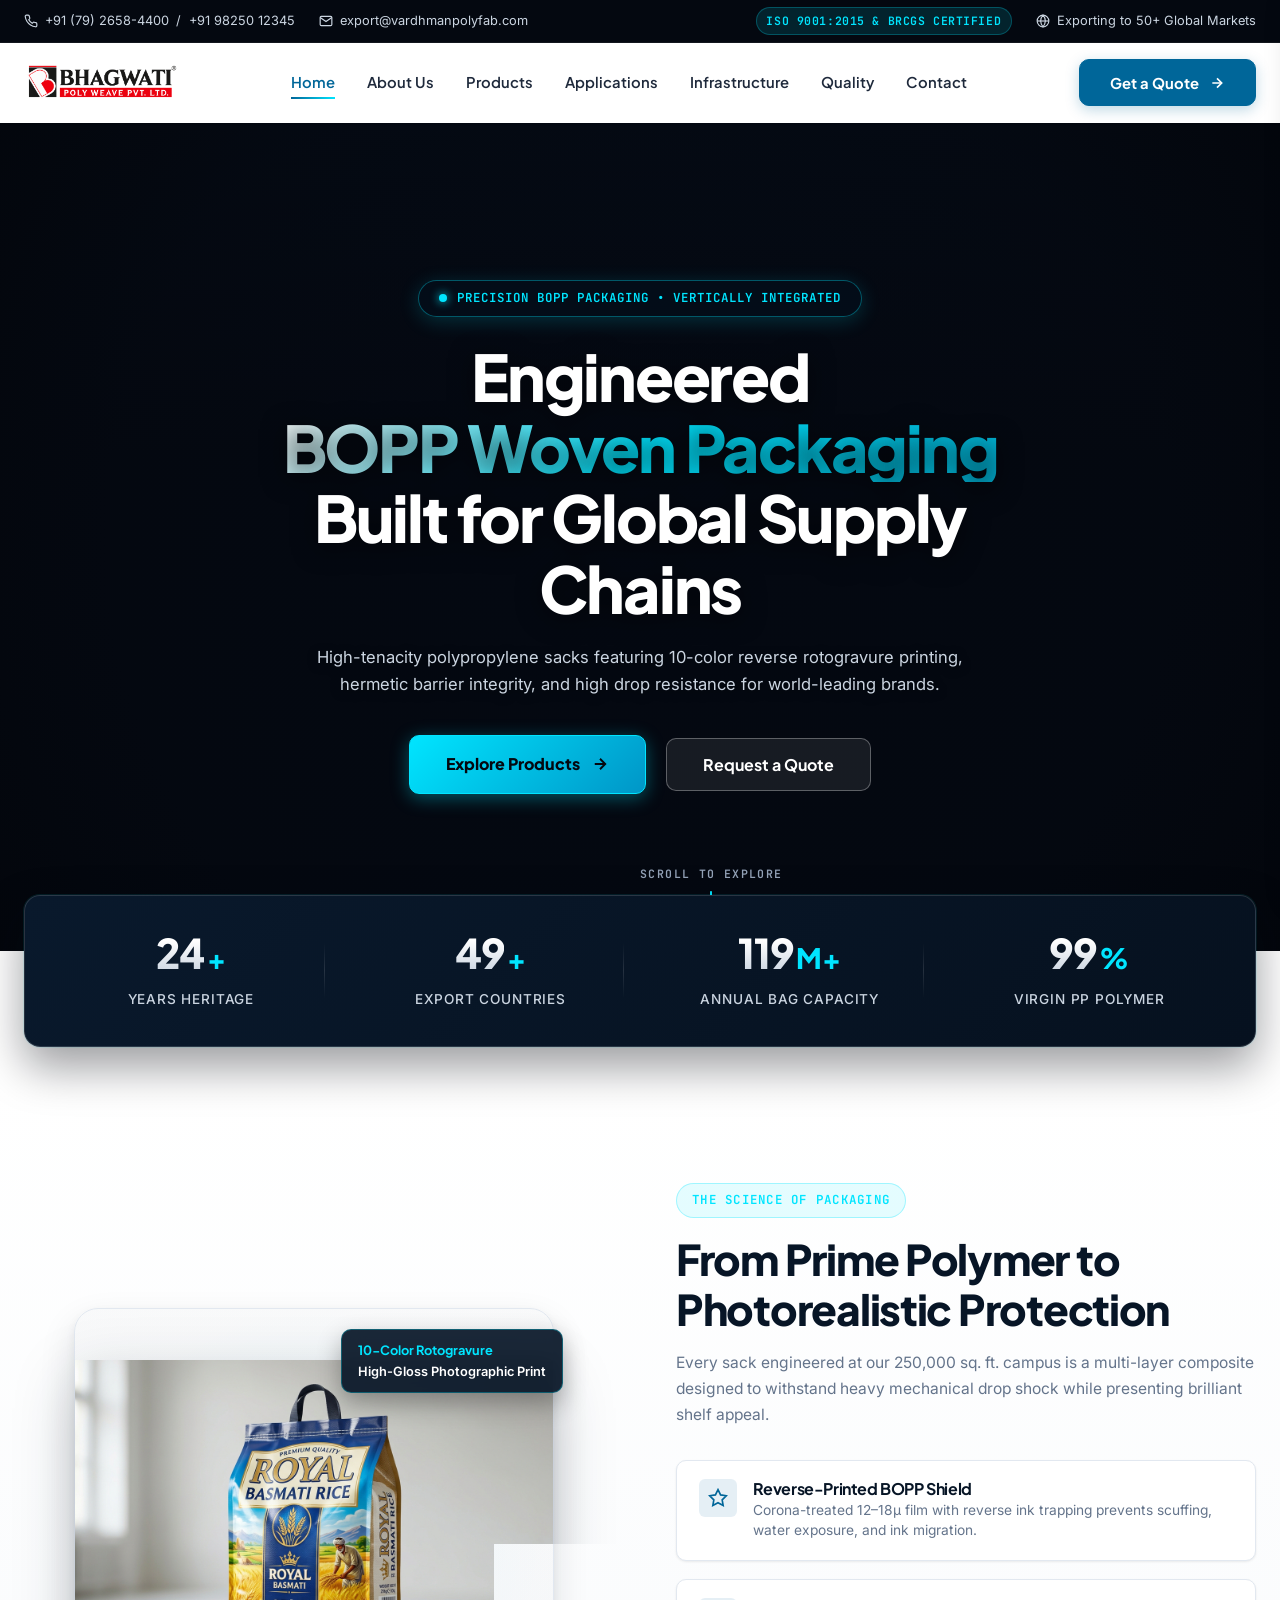
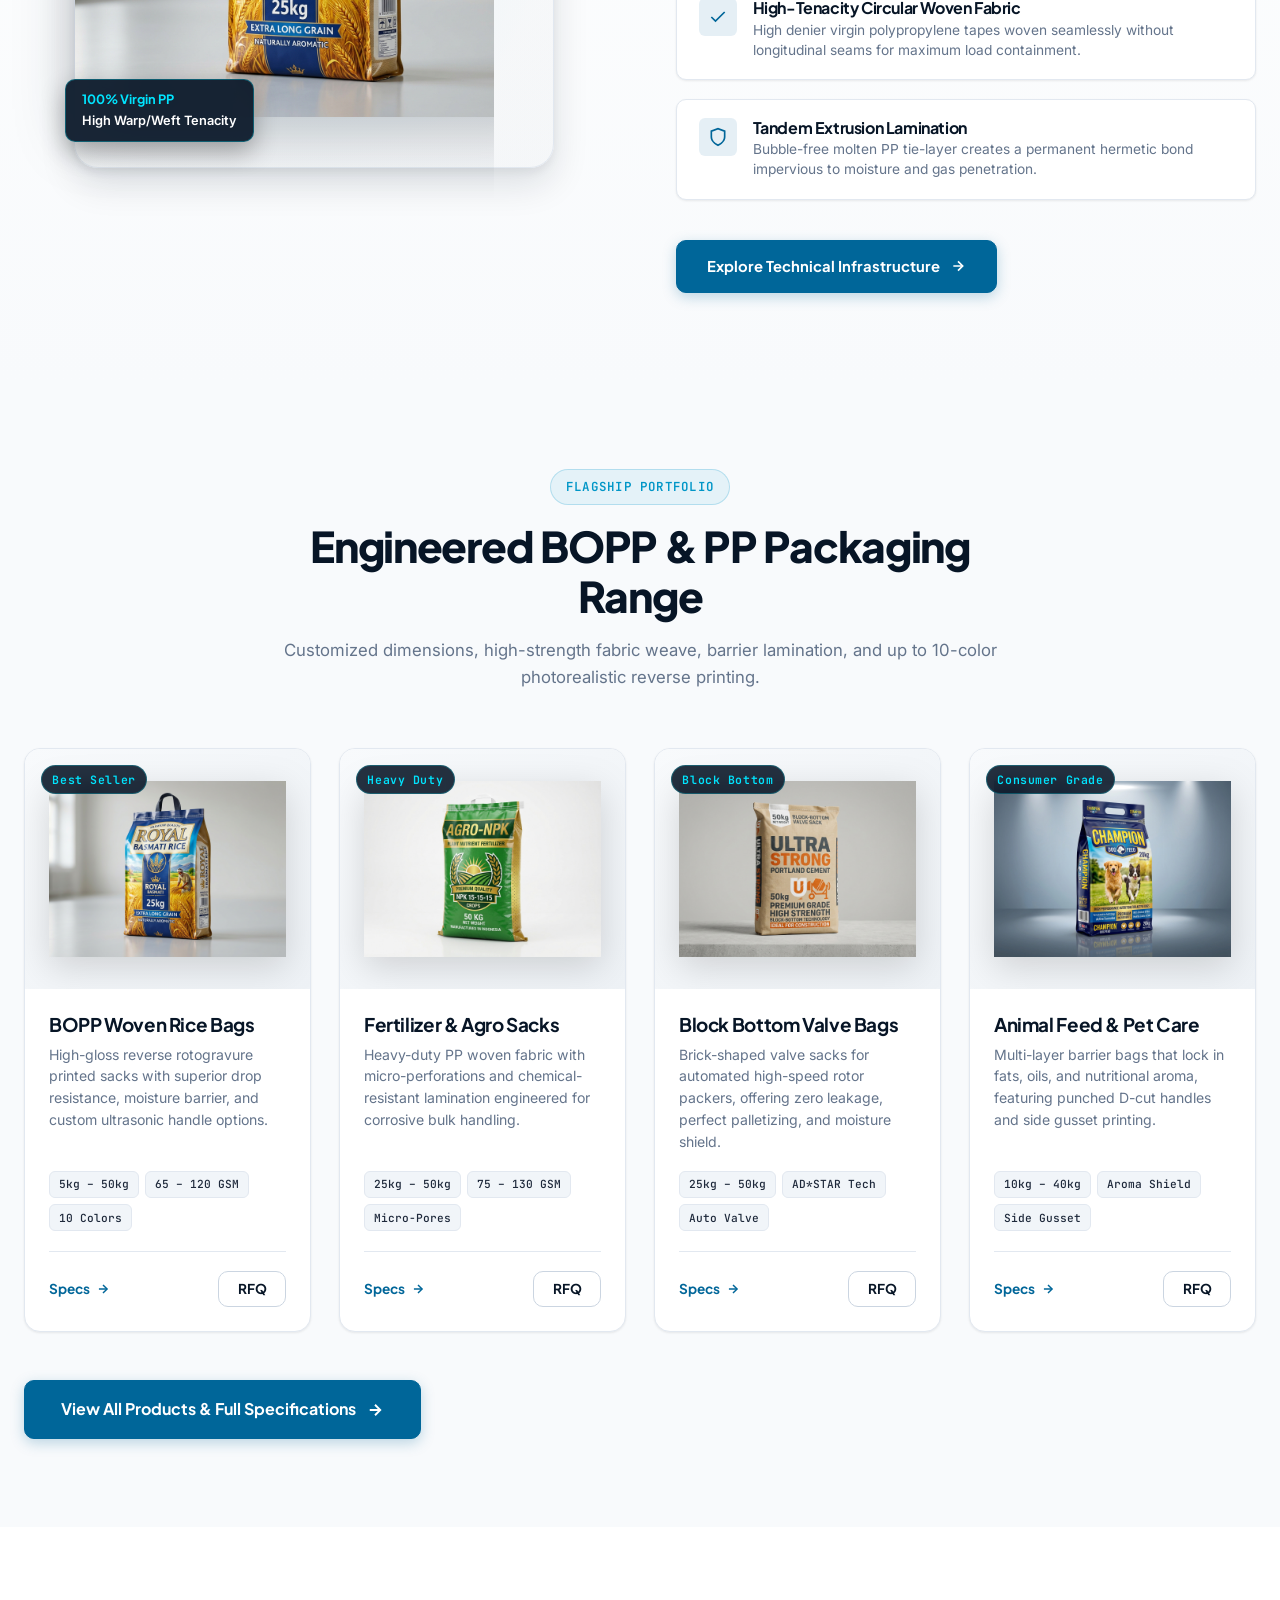
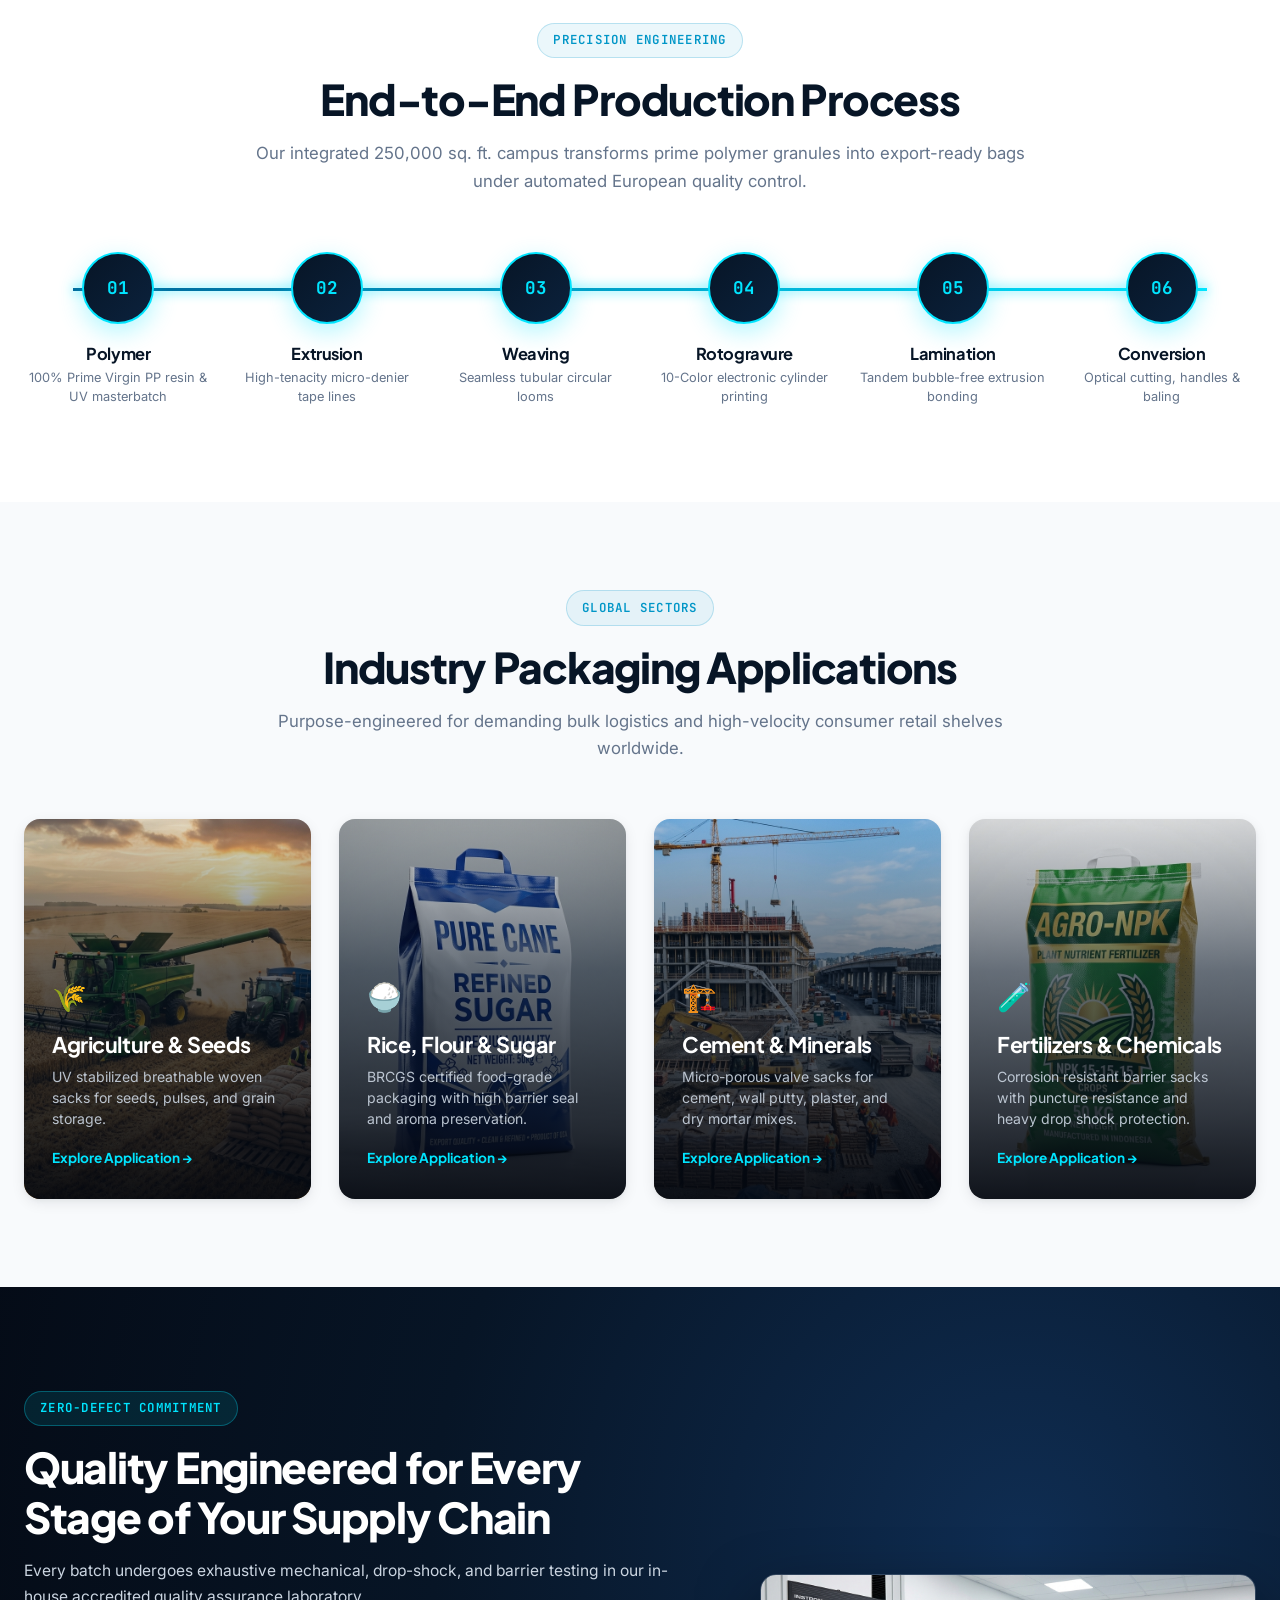
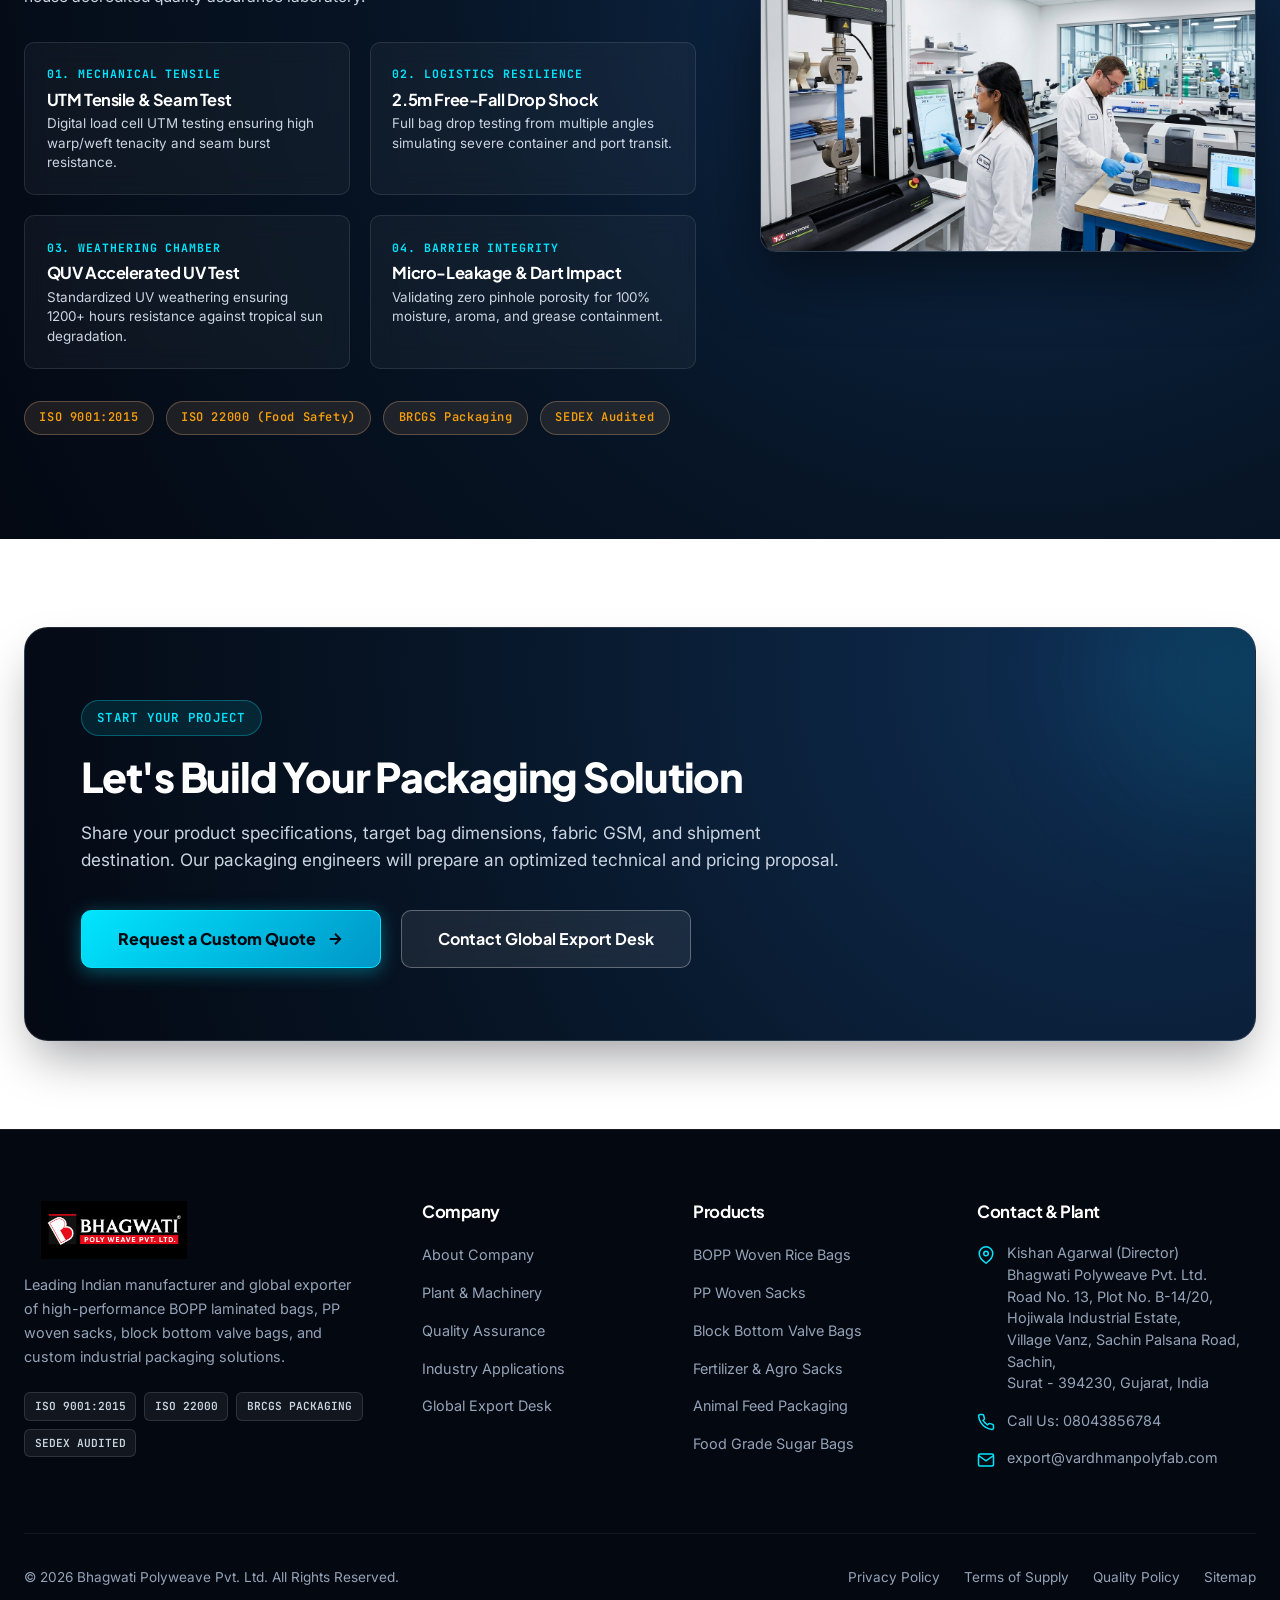
<file: index.html>
<!DOCTYPE html>
<html lang="en">
<head>
    <meta charset="UTF-8">
    <meta name="viewport" content="width=device-width, initial-scale=1.0">
    <title>Bhagwati Polyweave | Premium BOPP Woven Bags & Industrial Packaging Exporter</title>
    <meta name="description" content="Bhagwati Polyweave Pvt. Ltd. is an Indian manufacturer and global exporter of high-tenacity BOPP laminated woven bags, PP woven sacks, and block-bottom valve bags. ISO 9001:2015 & BRCGS certified.">
    <meta name="keywords" content="BOPP woven bags, PP woven sacks manufacturer, Indian packaging exporter, block bottom valve bags, rice packaging bags, fertilizer woven sacks, cement bags, rotogravure printed bags, Bhagwati Polyweave">
    
    <!-- Open Graph Meta Tags -->
    <meta property="og:title" content="Bhagwati Polyweave | Premium BOPP & PP Woven Bags">
    <meta property="og:description" content="Engineered 3D multi-layer woven packaging solutions for superior tensile strength, 10-color photorealistic branding, and global export resilience.">
    <meta property="og:type" content="website">
    <meta property="og:image" content="assets/images/hero-bopp-bags.jpg">
    
    <!-- Stylesheet -->
    <link rel="stylesheet" href="assets/css/style.css">
</head>
<body>

    <!-- ================= TOPBAR ================= -->
    <div class="topbar">
        <div class="container-fluid">
            <div class="topbar-content">
                <div class="topbar-left">
                    <span class="topbar-item">
                        <svg width="14" height="14" viewBox="0 0 24 24" fill="none" stroke="currentColor" stroke-width="2"><path d="M22 16.92v3a2 2 0 0 1-2.18 2 19.79 19.79 0 0 1-8.63-3.07 19.5 19.5 0 0 1-6-6 19.79 19.79 0 0 1-3.07-8.67A2 2 0 0 1 4.11 2h3a2 2 0 0 1 2 1.72 12.84 12.84 0 0 0 .7 2.81 2 2 0 0 1-.45 2.11L8.09 9.91a16 16 0 0 0 6 6l1.27-1.27a2 2 0 0 1 2.11-.45 12.84 12.84 0 0 0 2.81.7A2 2 0 0 1 22 16.92z"></path></svg>
                        <a href="tel:+917926584400">+91 (79) 2658-4400</a> / <a href="tel:+919825012345">+91 98250 12345</a>
                    </span>
                    <span class="topbar-item">
                        <svg width="14" height="14" viewBox="0 0 24 24" fill="none" stroke="currentColor" stroke-width="2"><path d="M4 4h16c1.1 0 2 .9 2 2v12c0 1.1-.9 2-2 2H4c-1.1 0-2-.9-2-2V6c0-1.1.9-2 2-2z"></path><polyline points="22,6 12,13 2,6"></polyline></svg>
                        <a href="mailto:export@vardhmanpolyfab.com">export@vardhmanpolyfab.com</a>
                    </span>
                </div>
                <div class="topbar-right">
                    <span class="topbar-badge">ISO 9001:2015 & BRCGS CERTIFIED</span>
                    <span class="topbar-item">
                        <svg width="14" height="14" viewBox="0 0 24 24" fill="none" stroke="currentColor" stroke-width="2"><circle cx="12" cy="12" r="10"></circle><line x1="2" y1="12" x2="22" y2="12"></line><path d="M12 2a15.3 15.3 0 0 1 4 10 15.3 15.3 0 0 1-4 10 15.3 15.3 0 0 1-4-10 15.3 15.3 0 0 1 4-10z"></path></svg>
                        Exporting to 50+ Global Markets
                    </span>
                </div>
            </div>
        </div>
    </div>

    <!-- ================= SITE HEADER & NAVIGATION ================= -->
    <header class="site-header">
        <div class="container-fluid">
            <div class="navbar-main">
                <!-- Brand Logo -->
                <a href="index.html" class="brand-logo" title="Bhagwati Poly Weave Pvt. Ltd.">
                    <img src="assets/images/logo.png" alt="Bhagwati Poly Weave Pvt. Ltd." class="site-logo">
                </a>

                <!-- Navigation Links -->
                <nav>
                    <ul class="nav-menu">
                        <li><a href="index.html" class="nav-link active">Home</a></li>
                        <li><a href="about.html" class="nav-link">About Us</a></li>
                        <li><a href="products.html" class="nav-link">Products</a></li>
                        <li><a href="applications.html" class="nav-link">Applications</a></li>
                        <li><a href="infrastructure.html" class="nav-link">Infrastructure</a></li>
                        <li><a href="quality.html" class="nav-link">Quality</a></li>
                        <li><a href="contact.html" class="nav-link">Contact</a></li>
                    </ul>
                </nav>

                <!-- Header Actions -->
                <div class="header-actions">
                    <button type="button" class="btn btn-primary open-quote-modal">
                        Get a Quote
                        <svg width="16" height="16" viewBox="0 0 24 24" fill="none" stroke="currentColor" stroke-width="2.5"><line x1="5" y1="12" x2="19" y2="12"></line><polyline points="12 5 19 12 12 19"></polyline></svg>
                    </button>
                    <button type="button" class="mobile-toggle" aria-label="Toggle navigation menu">
                        <svg width="24" height="24" viewBox="0 0 24 24" fill="none" stroke="currentColor" stroke-width="2"><line x1="3" y1="12" x2="21" y2="12"></line><line x1="3" y1="6" x2="21" y2="6"></line><line x1="3" y1="18" x2="21" y2="18"></line></svg>
                    </button>
                </div>
            </div>
        </div>
    </header>

    <!-- Mobile Navigation Drawer -->
    <div class="mobile-nav-overlay"></div>
    <aside class="mobile-nav-drawer">
        <div class="mobile-nav-header">
            <a href="index.html" class="brand-logo" title="Bhagwati Poly Weave Pvt. Ltd.">
                <img src="assets/images/logo.png" alt="Bhagwati Poly Weave Pvt. Ltd." class="site-logo">
            </a>
            <button type="button" class="mobile-close-btn" aria-label="Close menu">&times;</button>
        </div>
        <ul class="mobile-nav-list">
            <li><a href="index.html" class="active">Home</a></li>
            <li><a href="about.html">About Us</a></li>
            <li><a href="products.html">Products</a></li>
            <li><a href="applications.html">Applications</a></li>
            <li><a href="infrastructure.html">Infrastructure</a></li>
            <li><a href="quality.html">Quality</a></li>
            <li><a href="contact.html">Contact Us</a></li>
        </ul>
    </aside>

    <main>
        <!-- ================= 1. FULL-SCREEN CINEMATIC HERO VIDEO ================= -->
        <section class="hero-cinematic-wrap">
            <div class="hero-video-container">
                <video class="hero-video-bg" src="assets/images/banner.mp4" autoplay muted loop playsinline preload="metadata"></video>
            </div>
            <div class="hero-cinematic-overlay"></div>

            <div class="hero-cinematic-content">
                <div class="hero-cinematic-badge">
                    <span class="hero-cinematic-badge-dot"></span>
                    <span>Precision BOPP Packaging • Vertically Integrated</span>
                </div>
                
                <h1 class="hero-cinematic-title">
                    Engineered <span class="hero-title-glow">BOPP Woven Packaging</span> Built for Global Supply Chains
                </h1>
                
                <p class="hero-cinematic-subtitle">
                    High-tenacity polypropylene sacks featuring 10-color reverse rotogravure printing, hermetic barrier integrity, and high drop resistance for world-leading brands.
                </p>
                
                <div class="hero-cinematic-cta">
                    <a href="products.html" class="btn btn-cyan btn-lg">
                        Explore Products
                        <svg width="18" height="18" viewBox="0 0 24 24" fill="none" stroke="currentColor" stroke-width="2.5"><line x1="5" y1="12" x2="19" y2="12"></line><polyline points="12 5 19 12 12 19"></polyline></svg>
                    </a>
                    <button type="button" class="btn btn-outline-white btn-lg open-quote-modal" data-product="BOPP Woven Sacks">
                        Request a Quote
                    </button>
                </div>
            </div>

            <!-- Scroll To Explore Indicator -->
            <div class="hero-scroll-indicator" title="Scroll to explore packaging solutions">
                <span>SCROLL TO EXPLORE</span>
                <div class="hero-scroll-line"></div>
            </div>
        </section>

        <!-- ================= 2. KEY STATISTICS BAR ================= -->
        <section class="stats-bar-section">
            <div class="container">
                <div class="stats-bar-card reveal-init">
                    <div class="stats-grid">
                        <div class="stat-box">
                            <div class="stat-number-wrap">
                                <span class="stat-number" data-target="25">25</span>
                                <span class="stat-suffix">+</span>
                            </div>
                            <div class="stat-label">Years Heritage</div>
                        </div>
                        <div class="stat-box">
                            <div class="stat-number-wrap">
                                <span class="stat-number" data-target="50">50</span>
                                <span class="stat-suffix">+</span>
                            </div>
                            <div class="stat-label">Export Countries</div>
                        </div>
                        <div class="stat-box">
                            <div class="stat-number-wrap">
                                <span class="stat-number" data-target="120">120</span>
                                <span class="stat-suffix">M+</span>
                            </div>
                            <div class="stat-label">Annual Bag Capacity</div>
                        </div>
                        <div class="stat-box">
                            <div class="stat-number-wrap">
                                <span class="stat-number" data-target="100">100</span>
                                <span class="stat-suffix">%</span>
                            </div>
                            <div class="stat-label">Virgin PP Polymer</div>
                        </div>
                    </div>
                </div>
            </div>
        </section>

        <!-- ================= 3. PRODUCT STORY (EMERGENCE FROM VIDEO) ================= -->
        <section class="product-story-section" id="product-story">
            <div class="container">
                <div class="product-story-grid">
                    <!-- Emerging Real BOPP Bag Visual -->
                    <div class="product-story-visual reveal-init">
                        <div class="product-story-stage">
                            <img src="assets/images/bopp-rice-bag.jpg" alt="Bhagwati Polyweave BOPP Woven Sack" class="product-story-img">
                            
                            <div class="product-story-badge badge-top">
                                <strong>10-Color Rotogravure</strong>
                                <span>High-Gloss Photographic Print</span>
                            </div>
                            <div class="product-story-badge badge-bottom">
                                <strong>100% Virgin PP</strong>
                                <span>High Warp/Weft Tenacity</span>
                            </div>
                        </div>
                    </div>

                    <!-- Story Content & Technical Highlights -->
                    <div class="product-story-content reveal-init">
                        <span class="section-tag cyan">The Science of Packaging</span>
                        <h2 class="section-title">From Prime Polymer to Photorealistic Protection</h2>
                        <p>
                            Every sack engineered at our 250,000 sq. ft. campus is a multi-layer composite designed to withstand heavy mechanical drop shock while presenting brilliant shelf appeal.
                        </p>

                        <div class="story-pill-list">
                            <div class="story-pill-item">
                                <div class="story-pill-icon">
                                    <svg width="20" height="20" viewBox="0 0 24 24" fill="none" stroke="currentColor" stroke-width="2"><path d="M12 2l3.09 6.26L22 9.27l-5 4.87 1.18 6.88L12 17.77l-6.18 3.25L7 14.14 2 9.27l6.91-1.01L12 2z"></path></svg>
                                </div>
                                <div class="story-pill-info">
                                    <h4>Reverse-Printed BOPP Shield</h4>
                                    <p>Corona-treated 12–18µ film with reverse ink trapping prevents scuffing, water exposure, and ink migration.</p>
                                </div>
                            </div>

                            <div class="story-pill-item">
                                <div class="story-pill-icon">
                                    <svg width="20" height="20" viewBox="0 0 24 24" fill="none" stroke="currentColor" stroke-width="2"><polyline points="20 6 9 17 4 12"></polyline></svg>
                                </div>
                                <div class="story-pill-info">
                                    <h4>High-Tenacity Circular Woven Fabric</h4>
                                    <p>High denier virgin polypropylene tapes woven seamlessly without longitudinal seams for maximum load containment.</p>
                                </div>
                            </div>

                            <div class="story-pill-item">
                                <div class="story-pill-icon">
                                    <svg width="20" height="20" viewBox="0 0 24 24" fill="none" stroke="currentColor" stroke-width="2"><path d="M12 22s8-4 8-10V5l-8-3-8 3v7c0 6 8 10 8 10z"></path></svg>
                                </div>
                                <div class="story-pill-info">
                                    <h4>Tandem Extrusion Lamination</h4>
                                    <p>Bubble-free molten PP tie-layer creates a permanent hermetic bond impervious to moisture and gas penetration.</p>
                                </div>
                            </div>
                        </div>

                        <a href="about.html" class="btn btn-primary">
                            Explore Technical Infrastructure
                            <svg width="16" height="16" viewBox="0 0 24 24" fill="none" stroke="currentColor" stroke-width="2.5"><line x1="5" y1="12" x2="19" y2="12"></line><polyline points="12 5 19 12 12 19"></polyline></svg>
                        </a>
                    </div>
                </div>
            </div>
        </section>

        <!-- ================= 4. FEATURED PRODUCTS (4 3D CARDS) ================= -->
        <section class="section bg-light" id="products">
            <div class="container">
                <div class="section-header text-center reveal-init">
                    <span class="section-tag">Flagship Portfolio</span>
                    <h2 class="section-title">Engineered BOPP & PP Packaging Range</h2>
                    <p class="section-desc">
                        Customized dimensions, high-strength fabric weave, barrier lamination, and up to 10-color photorealistic reverse printing.
                    </p>
                </div>
                
                <div class="product-carousel-wrapper">
                    <div class="product-grid-4 product-carousel-track">
                        <!-- Product 1: BOPP Rice Bags -->
                        <article class="product-card-3d reveal-init product-carousel-slide" data-index="0">
                            <div class="product-card-image">
                                <span class="product-card-badge">Best Seller</span>
                                <img src="assets/images/bopp-rice-bag.jpg" alt="Premium 25kg BOPP laminated woven rice sack with handles">
                            </div>
                            <div class="product-card-body">
                                <h3 class="product-card-title">BOPP Woven Rice Bags</h3>
                                <p class="product-card-text">
                                    High-gloss reverse rotogravure printed sacks with superior drop resistance, moisture barrier, and custom ultrasonic handle options.
                                </p>
                                <div class="product-specs-pills">
                                    <span class="spec-pill">5kg – 50kg</span>
                                    <span class="spec-pill">65 – 120 GSM</span>
                                    <span class="spec-pill">10 Colors</span>
                                </div>
                                <div class="product-card-footer">
                                    <a href="product-detail.html" class="product-link">
                                        Specs
                                        <svg width="14" height="14" viewBox="0 0 24 24" fill="none" stroke="currentColor" stroke-width="2.5"><line x1="5" y1="12" x2="19" y2="12"></line><polyline points="12 5 19 12 12 19"></polyline></svg>
                                    </a>
                                    <button type="button" class="btn btn-sm btn-outline open-quote-modal" data-product="BOPP Rice Bags">RFQ</button>
                                </div>
                            </div>
                        </article>

                        <!-- Product 2: Fertilizer Bags -->
                        <article class="product-card-3d reveal-init product-carousel-slide" data-index="1">
                            <div class="product-card-image">
                                <span class="product-card-badge">Heavy Duty</span>
                                <img src="assets/images/bopp-fertilizer-bag.jpg" alt="Heavy duty 50kg BOPP laminated fertilizer woven sack">
                            </div>
                            <div class="product-card-body">
                                <h3 class="product-card-title">Fertilizer & Agro Sacks</h3>
                                <p class="product-card-text">
                                    Heavy-duty PP woven fabric with micro-perforations and chemical-resistant lamination engineered for corrosive bulk handling.
                                </p>
                                <div class="product-specs-pills">
                                    <span class="spec-pill">25kg – 50kg</span>
                                    <span class="spec-pill">75 – 130 GSM</span>
                                    <span class="spec-pill">Micro-Pores</span>
                                </div>
                                <div class="product-card-footer">
                                    <a href="product-detail.html" class="product-link">
                                        Specs
                                        <svg width="14" height="14" viewBox="0 0 24 24" fill="none" stroke="currentColor" stroke-width="2.5"><line x1="5" y1="12" x2="19" y2="12"></line><polyline points="12 5 19 12 12 19"></polyline></svg>
                                    </a>
                                    <button type="button" class="btn btn-sm btn-outline open-quote-modal" data-product="Fertilizer Bags">RFQ</button>
                                </div>
                            </div>
                        </article>

                        <!-- Product 3: Cement Bags -->
                        <article class="product-card-3d reveal-init product-carousel-slide" data-index="2">
                            <div class="product-card-image">
                                <span class="product-card-badge">Block Bottom</span>
                                <img src="assets/images/bopp-cement-bag.jpg" alt="Block bottom valve PP woven cement sack">
                            </div>
                            <div class="product-card-body">
                                <h3 class="product-card-title">Block Bottom Valve Bags</h3>
                                <p class="product-card-text">
                                    Brick-shaped valve sacks for automated high-speed rotor packers, offering zero leakage, perfect palletizing, and moisture shield.
                                </p>
                                <div class="product-specs-pills">
                                    <span class="spec-pill">25kg – 50kg</span>
                                    <span class="spec-pill">AD*STAR Tech</span>
                                    <span class="spec-pill">Auto Valve</span>
                                </div>
                                <div class="product-card-footer">
                                    <a href="product-detail.html" class="product-link">
                                        Specs
                                        <svg width="14" height="14" viewBox="0 0 24 24" fill="none" stroke="currentColor" stroke-width="2.5"><line x1="5" y1="12" x2="19" y2="12"></line><polyline points="12 5 19 12 12 19"></polyline></svg>
                                    </a>
                                    <button type="button" class="btn btn-sm btn-outline open-quote-modal" data-product="Block Bottom Valve Bags">RFQ</button>
                                </div>
                            </div>
                        </article>

                        <!-- Product 4: Pet Food & Animal Feed -->
                        <article class="product-card-3d reveal-init product-carousel-slide" data-index="3">
                            <div class="product-card-image">
                                <span class="product-card-badge">Consumer Grade</span>
                                <img src="assets/images/bopp-animal-feed.jpg" alt="Premium BOPP laminated animal feed and dog food sack with handle">
                            </div>
                            <div class="product-card-body">
                                <h3 class="product-card-title">Animal Feed & Pet Care</h3>
                                <p class="product-card-text">
                                    Multi-layer barrier bags that lock in fats, oils, and nutritional aroma, featuring punched D-cut handles and side gusset printing.
                                </p>
                                <div class="product-specs-pills">
                                    <span class="spec-pill">10kg – 40kg</span>
                                    <span class="spec-pill">Aroma Shield</span>
                                    <span class="spec-pill">Side Gusset</span>
                                </div>
                                <div class="product-card-footer">
                                    <a href="product-detail.html" class="product-link">
                                        Specs
                                        <svg width="14" height="14" viewBox="0 0 24 24" fill="none" stroke="currentColor" stroke-width="2.5"><line x1="5" y1="12" x2="19" y2="12"></line><polyline points="12 5 19 12 12 19"></polyline></svg>
                                    </a>
                                    <button type="button" class="btn btn-sm btn-outline open-quote-modal" data-product="Animal Feed Bags">RFQ</button>
                                </div>
                            </div>
                        </article>
                    </div>

                    <!-- Mobile Carousel Navigation & Pagination Dots -->
                    <div class="mobile-carousel-controls">
                        <button type="button" class="carousel-arrow carousel-prev" aria-label="Previous product">
                            <svg width="18" height="18" viewBox="0 0 24 24" fill="none" stroke="currentColor" stroke-width="2.5"><polyline points="15 18 9 12 15 6"></polyline></svg>
                        </button>
                        <div class="carousel-dots">
                            <button type="button" class="carousel-dot active" data-slide="0" aria-label="Product 1: Rice Bags"></button>
                            <button type="button" class="carousel-dot" data-slide="1" aria-label="Product 2: Fertilizer Sacks"></button>
                            <button type="button" class="carousel-dot" data-slide="2" aria-label="Product 3: Cement Bags"></button>
                            <button type="button" class="carousel-dot" data-slide="3" aria-label="Product 4: Animal Feed"></button>
                        </div>
                        <button type="button" class="carousel-arrow carousel-next" aria-label="Next product">
                            <svg width="18" height="18" viewBox="0 0 24 24" fill="none" stroke="currentColor" stroke-width="2.5"><polyline points="9 18 15 12 9 6"></polyline></svg>
                        </button>
                    </div>
                </div>

                <div class="text-center" style="margin-top:3rem;">
                    <a href="products.html" class="btn btn-primary btn-lg">
                        View All Products & Full Specifications
                        <svg width="18" height="18" viewBox="0 0 24 24" fill="none" stroke="currentColor" stroke-width="2.5"><line x1="5" y1="12" x2="19" y2="12"></line><polyline points="12 5 19 12 12 19"></polyline></svg>
                    </a>
                </div>
            </div>
        </section>

        <!-- ================= 5. CINEMATIC MANUFACTURING PROCESS ================= -->
        <section class="process-section" id="infrastructure">
            <div class="container">
                <div class="section-header text-center reveal-init">
                    <span class="section-tag">Precision Engineering</span>
                    <h2 class="section-title">End-to-End Production Process</h2>
                    <p class="section-desc">
                        Our integrated 250,000 sq. ft. campus transforms prime polymer granules into export-ready bags under automated European quality control.
                    </p>
                </div>
                
                <div class="process-interactive-wrap reveal-init">
                    <div class="process-timeline-progress-bar">
                        <div class="process-timeline-progress-fill"></div>
                    </div>
                    
                    <div class="process-timeline-grid">
                        <div class="process-step-node active" data-step="1">
                            <div class="process-node-circle">01</div>
                            <h4 class="process-node-title">Polymer</h4>
                            <p class="process-node-desc">100% Prime Virgin PP resin & UV masterbatch</p>
                        </div>
                        
                        <div class="process-step-node" data-step="2">
                            <div class="process-node-circle">02</div>
                            <h4 class="process-node-title">Extrusion</h4>
                            <p class="process-node-desc">High-tenacity micro-denier tape lines</p>
                        </div>
                        
                        <div class="process-step-node" data-step="3">
                            <div class="process-node-circle">03</div>
                            <h4 class="process-node-title">Weaving</h4>
                            <p class="process-node-desc">Seamless tubular circular looms</p>
                        </div>
                        
                        <div class="process-step-node" data-step="4">
                            <div class="process-node-circle">04</div>
                            <h4 class="process-node-title">Rotogravure</h4>
                            <p class="process-node-desc">10-Color electronic cylinder printing</p>
                        </div>
                        
                        <div class="process-step-node" data-step="5">
                            <div class="process-node-circle">05</div>
                            <h4 class="process-node-title">Lamination</h4>
                            <p class="process-node-desc">Tandem bubble-free extrusion bonding</p>
                        </div>
                        
                        <div class="process-step-node" data-step="6">
                            <div class="process-node-circle">06</div>
                            <h4 class="process-node-title">Conversion</h4>
                            <p class="process-node-desc">Optical cutting, handles & baling</p>
                        </div>
                    </div>
                </div>
            </div>
        </section>

        <!-- ================= 6. TARGET APPLICATIONS ================= -->
        <section class="section bg-light" id="applications">
            <div class="container">
                <div class="section-header text-center reveal-init">
                    <span class="section-tag">Global Sectors</span>
                    <h2 class="section-title">Industry Packaging Applications</h2>
                    <p class="section-desc">
                        Purpose-engineered for demanding bulk logistics and high-velocity consumer retail shelves worldwide.
                    </p>
                </div>
                
                <div class="application-carousel">
                    <div class="application-carousel-viewport">
                        <div class="application-carousel-track">
                            <!-- App 1: Agriculture -->
                            <div class="application-slide reveal-init" data-index="0">
                                <a href="applications.html" class="app-card">
                                    <img src="assets/images/app-agriculture.jpg" alt="Agriculture harvest grain packaging" class="app-card-bg">
                                    <div class="app-card-content">
                                        <span class="app-card-icon">🌾</span>
                                        <h3 class="app-card-title">Agriculture & Seeds</h3>
                                        <p class="app-card-desc">UV stabilized breathable woven sacks for seeds, pulses, and grain storage.</p>
                                        <span class="app-card-arrow">Explore Application →</span>
                                    </div>
                                </a>
                            </div>

                            <!-- App 2: Food & Grains -->
                            <div class="application-slide reveal-init" data-index="1">
                                <a href="applications.html" class="app-card">
                                    <img src="assets/images/bopp-sugar-bag.jpg" alt="Food & Sugar grain packaging" class="app-card-bg">
                                    <div class="app-card-content">
                                        <span class="app-card-icon">🍚</span>
                                        <h3 class="app-card-title">Rice, Flour & Sugar</h3>
                                        <p class="app-card-desc">BRCGS certified food-grade packaging with high barrier seal and aroma preservation.</p>
                                        <span class="app-card-arrow">Explore Application →</span>
                                    </div>
                                </a>
                            </div>

                            <!-- App 3: Cement & Construction -->
                            <div class="application-slide reveal-init" data-index="2">
                                <a href="applications.html" class="app-card">
                                    <img src="assets/images/app-cement.jpg" alt="Construction and cement bagging" class="app-card-bg">
                                    <div class="app-card-content">
                                        <span class="app-card-icon">🏗️</span>
                                        <h3 class="app-card-title">Cement & Minerals</h3>
                                        <p class="app-card-desc">Micro-porous valve sacks for cement, wall putty, plaster, and dry mortar mixes.</p>
                                        <span class="app-card-arrow">Explore Application →</span>
                                    </div>
                                </a>
                            </div>

                            <!-- App 4: Fertilizers & Chemicals -->
                            <div class="application-slide reveal-init" data-index="3">
                                <a href="applications.html" class="app-card">
                                    <img src="assets/images/bopp-fertilizer-bag.jpg" alt="Fertilizers and agro chemicals packaging" class="app-card-bg">
                                    <div class="app-card-content">
                                        <span class="app-card-icon">🧪</span>
                                        <h3 class="app-card-title">Fertilizers & Chemicals</h3>
                                        <p class="app-card-desc">Corrosion resistant barrier sacks with puncture resistance and heavy drop shock protection.</p>
                                        <span class="app-card-arrow">Explore Application →</span>
                                    </div>
                                </a>
                            </div>
                        </div>
                    </div>

                    <!-- Mobile Carousel Navigation & Pagination Dots -->
                    <div class="mobile-carousel-controls application-carousel-controls">
                        <button type="button" class="carousel-arrow app-carousel-prev" aria-label="Previous application">
                            <svg width="18" height="18" viewBox="0 0 24 24" fill="none" stroke="currentColor" stroke-width="2.5"><polyline points="15 18 9 12 15 6"></polyline></svg>
                        </button>
                        <div class="carousel-dots application-carousel-dots">
                            <button type="button" class="carousel-dot active" data-slide="0" aria-label="Application 1: Agriculture & Seeds"></button>
                            <button type="button" class="carousel-dot" data-slide="1" aria-label="Application 2: Rice, Flour & Sugar"></button>
                            <button type="button" class="carousel-dot" data-slide="2" aria-label="Application 3: Cement & Minerals"></button>
                            <button type="button" class="carousel-dot" data-slide="3" aria-label="Application 4: Fertilizers & Chemicals"></button>
                        </div>
                        <button type="button" class="carousel-arrow app-carousel-next" aria-label="Next application">
                            <svg width="18" height="18" viewBox="0 0 24 24" fill="none" stroke="currentColor" stroke-width="2.5"><polyline points="9 18 15 12 9 6"></polyline></svg>
                        </button>
                    </div>
                </div>
            </div>
        </section>

        <!-- ================= 7. QUALITY & CERTIFICATIONS (DARK LUXURY) ================= -->
        <section class="quality-dark-section" id="quality">
            <div class="container">
                <div class="quality-grid">
                    <div class="quality-content reveal-init">
                        <span class="section-tag cyan">Zero-Defect Commitment</span>
                        <h2 class="section-title text-white">Quality Engineered for Every Stage of Your Supply Chain</h2>
                        <p style="color:var(--text-white-dim); margin-bottom:1.5rem;">
                            Every batch undergoes exhaustive mechanical, drop-shock, and barrier testing in our in-house accredited quality assurance laboratory.
                        </p>
                        
                        <div class="quality-card-list">
                            <div class="quality-feature-box">
                                <div class="quality-feature-num">01. MECHANICAL TENSILE</div>
                                <h4>UTM Tensile & Seam Test</h4>
                                <p>Digital load cell UTM testing ensuring high warp/weft tenacity and seam burst resistance.</p>
                            </div>
                            
                            <div class="quality-feature-box">
                                <div class="quality-feature-num">02. LOGISTICS RESILIENCE</div>
                                <h4>2.5m Free-Fall Drop Shock</h4>
                                <p>Full bag drop testing from multiple angles simulating severe container and port transit.</p>
                            </div>
                            
                            <div class="quality-feature-box">
                                <div class="quality-feature-num">03. WEATHERING CHAMBER</div>
                                <h4>QUV Accelerated UV Test</h4>
                                <p>Standardized UV weathering ensuring 1200+ hours resistance against tropical sun degradation.</p>
                            </div>
                            
                            <div class="quality-feature-box">
                                <div class="quality-feature-num">04. BARRIER INTEGRITY</div>
                                <h4>Micro-Leakage & Dart Impact</h4>
                                <p>Validating zero pinhole porosity for 100% moisture, aroma, and grease containment.</p>
                            </div>
                        </div>
                        
                        <div class="certifications-row">
                            <span class="cert-badge">ISO 9001:2015</span>
                            <span class="cert-badge">ISO 22000 (Food Safety)</span>
                            <span class="cert-badge">BRCGS Packaging</span>
                            <span class="cert-badge">SEDEX Audited</span>
                        </div>
                    </div>
                    
                    <div class="quality-visual-wrap reveal-init">
                        <img src="assets/images/quality-testing-lab.jpg" alt="Bhagwati Polyweave quality testing laboratory">
                    </div>
                </div>
            </div>
        </section>

        <!-- ================= 8. FINAL HIGH-IMPACT CTA ================= -->
        <section class="section bg-white">
            <div class="container">
                <div class="cta-banner reveal-init">
                    <div class="cta-content">
                        <span class="section-tag cyan">Start Your Project</span>
                        <h2>Let's Build Your Packaging Solution</h2>
                        <p>
                            Share your product specifications, target bag dimensions, fabric GSM, and shipment destination. Our packaging engineers will prepare an optimized technical and pricing proposal.
                        </p>
                        <div class="cta-buttons">
                            <button type="button" class="btn btn-cyan btn-lg open-quote-modal" data-product="General BOPP RFQ">
                                Request a Custom Quote
                                <svg width="18" height="18" viewBox="0 0 24 24" fill="none" stroke="currentColor" stroke-width="2.5"><line x1="5" y1="12" x2="19" y2="12"></line><polyline points="12 5 19 12 12 19"></polyline></svg>
                            </button>
                            <a href="contact.html" class="btn btn-outline-white btn-lg">
                                Contact Global Export Desk
                            </a>
                        </div>
                    </div>
                </div>
            </div>
        </section>
    </main>

    <!-- ================= SITE FOOTER ================= -->
    <footer class="site-footer">
        <div class="container">
            <div class="footer-grid">
                <!-- Col 1: Brand Info -->
                <div class="footer-brand">
                    <a href="index.html" class="brand-logo" style="margin-bottom:1rem;" title="Bhagwati Poly Weave Pvt. Ltd.">
                        <img src="assets/images/footer logo.png" alt="Bhagwati Poly Weave Pvt. Ltd." class="site-logo footer-logo">
                    </a>
                    <p>
                        Leading Indian manufacturer and global exporter of high-performance BOPP laminated bags, PP woven sacks, block bottom valve bags, and custom industrial packaging solutions.
                    </p>
                    <div class="footer-cert-tags">
                        <span>ISO 9001:2015</span>
                        <span>ISO 22000</span>
                        <span>BRCGS PACKAGING</span>
                        <span>SEDEX AUDITED</span>
                    </div>
                </div>
                
                <!-- Col 2: Quick Links -->
                <div class="footer-col">
                    <h4>Company</h4>
                    <ul class="footer-links">
                        <li><a href="about.html">About Company</a></li>
                        <li><a href="infrastructure.html">Plant & Machinery</a></li>
                        <li><a href="quality.html">Quality Assurance</a></li>
                        <li><a href="applications.html">Industry Applications</a></li>
                        <li><a href="contact.html">Global Export Desk</a></li>
                    </ul>
                </div>
                
                <!-- Col 3: Products -->
                <div class="footer-col">
                    <h4>Products</h4>
                    <ul class="footer-links">
                        <li><a href="products.html">BOPP Woven Rice Bags</a></li>
                        <li><a href="products.html">PP Woven Sacks</a></li>
                        <li><a href="products.html">Block Bottom Valve Bags</a></li>
                        <li><a href="products.html">Fertilizer & Agro Sacks</a></li>
                        <li><a href="products.html">Animal Feed Packaging</a></li>
                        <li><a href="products.html">Food Grade Sugar Bags</a></li>
                    </ul>
                </div>
                
                <!-- Col 4: Contact -->
                <div class="footer-col">
                    <h4>Contact & Plant</h4>
                    <div class="footer-contact-item">
                        <svg width="18" height="18" viewBox="0 0 24 24" fill="none" stroke="currentColor" stroke-width="2"><path d="M21 10c0 7-9 13-9 13s-9-6-9-13a9 9 0 0 1 18 0z"></path><circle cx="12" cy="10" r="3"></circle></svg>
                        <span>Kishan Agarwal (Director)<br>Bhagwati Polyweave Pvt. Ltd.<br>Road No. 13, Plot No. B-14/20,<br>Hojiwala Industrial Estate,<br>Village Vanz, Sachin Palsana Road,<br>Sachin,<br>Surat - 394230, Gujarat, India</span>
                    </div>
                    <div class="footer-contact-item">
                        <svg width="18" height="18" viewBox="0 0 24 24" fill="none" stroke="currentColor" stroke-width="2"><path d="M22 16.92v3a2 2 0 0 1-2.18 2 19.79 19.79 0 0 1-8.63-3.07 19.5 19.5 0 0 1-6-6 19.79 19.79 0 0 1-3.07-8.67A2 2 0 0 1 4.11 2h3a2 2 0 0 1 2 1.72 12.84 12.84 0 0 0 .7 2.81 2 2 0 0 1-.45 2.11L8.09 9.91a16 16 0 0 0 6 6l1.27-1.27a2 2 0 0 1 2.11-.45 12.84 12.84 0 0 0 2.81.7A2 2 0 0 1 22 16.92z"></path></svg>
                        <span>Call Us: <a href="tel:08043856784">08043856784</a></span>
                    </div>
                    <div class="footer-contact-item">
                        <svg width="18" height="18" viewBox="0 0 24 24" fill="none" stroke="currentColor" stroke-width="2"><path d="M4 4h16c1.1 0 2 .9 2 2v12c0 1.1-.9 2-2 2H4c-1.1 0-2-.9-2-2V6c0-1.1.9-2 2-2z"></path><polyline points="22,6 12,13 2,6"></polyline></svg>
                        <span><a href="mailto:export@vardhmanpolyfab.com">export@vardhmanpolyfab.com</a></span>
                    </div>
                </div>
            </div>
            
            <div class="footer-bottom">
                <div>
                    &copy; 2026 Bhagwati Polyweave Pvt. Ltd. All Rights Reserved.
                </div>
                <div class="footer-bottom-links">
                    <a href="contact.html">Privacy Policy</a>
                    <a href="contact.html">Terms of Supply</a>
                    <a href="quality.html">Quality Policy</a>
                    <a href="contact.html">Sitemap</a>
                </div>
            </div>
        </div>
    </footer>

    <!-- ================= RFQ QUOTE MODAL ================= -->
    <div class="modal-overlay" id="quoteModal">
        <div class="modal-card">
            <button type="button" class="modal-close" aria-label="Close modal">&times;</button>
            <span class="section-tag cyan">Instant Technical RFQ</span>
            <h3 style="margin: 0.5rem 0 1.25rem;">Request a Custom Bag Quotation</h3>
            <p style="font-size:0.9rem; color:var(--text-muted); margin-bottom:1.5rem;">
                Fill in your packaging specifications and our technical sales engineers will send you a formal quotation within 12 business hours.
            </p>
            
            <form id="modalQuoteForm">
                <div class="form-grid">
                    <div class="form-group">
                        <label class="form-label">Your Name <span class="req">*</span></label>
                        <input type="text" class="form-control" placeholder="e.g. John Doe" required>
                    </div>
                    <div class="form-group">
                        <label class="form-label">Company Name <span class="req">*</span></label>
                        <input type="text" class="form-control" placeholder="e.g. Acme Agritech Ltd." required>
                    </div>
                    <div class="form-group">
                        <label class="form-label">Work Email <span class="req">*</span></label>
                        <input type="email" class="form-control" placeholder="john@company.com" required>
                    </div>
                    <div class="form-group">
                        <label class="form-label">Phone / WhatsApp <span class="req">*</span></label>
                        <input type="tel" class="form-control" placeholder="+1 555-0199" required>
                    </div>
                    <div class="form-group">
                        <label class="form-label">Product Type</label>
                        <select class="form-control" name="product_type">
                            <option value="BOPP Woven Bags">BOPP Woven Bags (Rotogravure)</option>
                            <option value="PP Woven Sacks">PP Woven Sacks</option>
                            <option value="Block Bottom Valve Bags">Block Bottom Valve Bags</option>
                            <option value="Fertilizer & Agro Sacks">Fertilizer & Agro Sacks</option>
                            <option value="BOPP Rice Bags">Rice & Grain Sacks</option>
                            <option value="Food Grade Sugar Bags">Food Grade Sugar Bags</option>
                            <option value="Animal Feed Bags">Animal Feed & Pet Care Bags</option>
                            <option value="Custom Packaging">Other / Custom Requirement</option>
                        </select>
                    </div>
                    <div class="form-group">
                        <label class="form-label">Estimated Quantity <span class="req">*</span></label>
                        <select class="form-control" required>
                            <option value="20000">20,000 – 50,000 Bags (1x20' FCL)</option>
                            <option value="100000">50,000 – 100,000 Bags (1x40' HC)</option>
                            <option value="250000">100,000+ Bags (Multiple FCLs)</option>
                            <option value="Sample">Sample Evaluation First</option>
                        </select>
                    </div>
                    <div class="form-group full-width">
                        <label class="form-label">Specification Details (Size, GSM, Capacity, Print Colors)</label>
                        <textarea class="form-control" rows="3" placeholder="e.g. 50kg bag, 55x95cm, 75 GSM fabric, 8 color BOPP print, side gusseted, delivery to Port of Hamburg CIF..."></textarea>
                    </div>
                    <div class="form-group full-width" style="margin-top:0.5rem;">
                        <button type="submit" class="btn btn-cyan btn-lg" style="width:100%;">
                            Submit RFQ for Instant Quote
                            <svg width="18" height="18" viewBox="0 0 24 24" fill="none" stroke="currentColor" stroke-width="2.5"><line x1="5" y1="12" x2="19" y2="12"></line><polyline points="12 5 19 12 12 19"></polyline></svg>
                        </button>
                    </div>
                </div>
            </form>
        </div>
    </div>

    <!-- Back to Top Button -->
    <button type="button" class="back-to-top" aria-label="Back to top">
        <svg width="20" height="20" viewBox="0 0 24 24" fill="none" stroke="currentColor" stroke-width="2.5"><line x1="12" y1="19" x2="12" y2="5"></line><polyline points="5 12 12 5 19 12"></polyline></svg>
    </button>

    <!-- Scripts -->
    <script src="assets/js/script.js"></script>
</body>
</html>
</file>
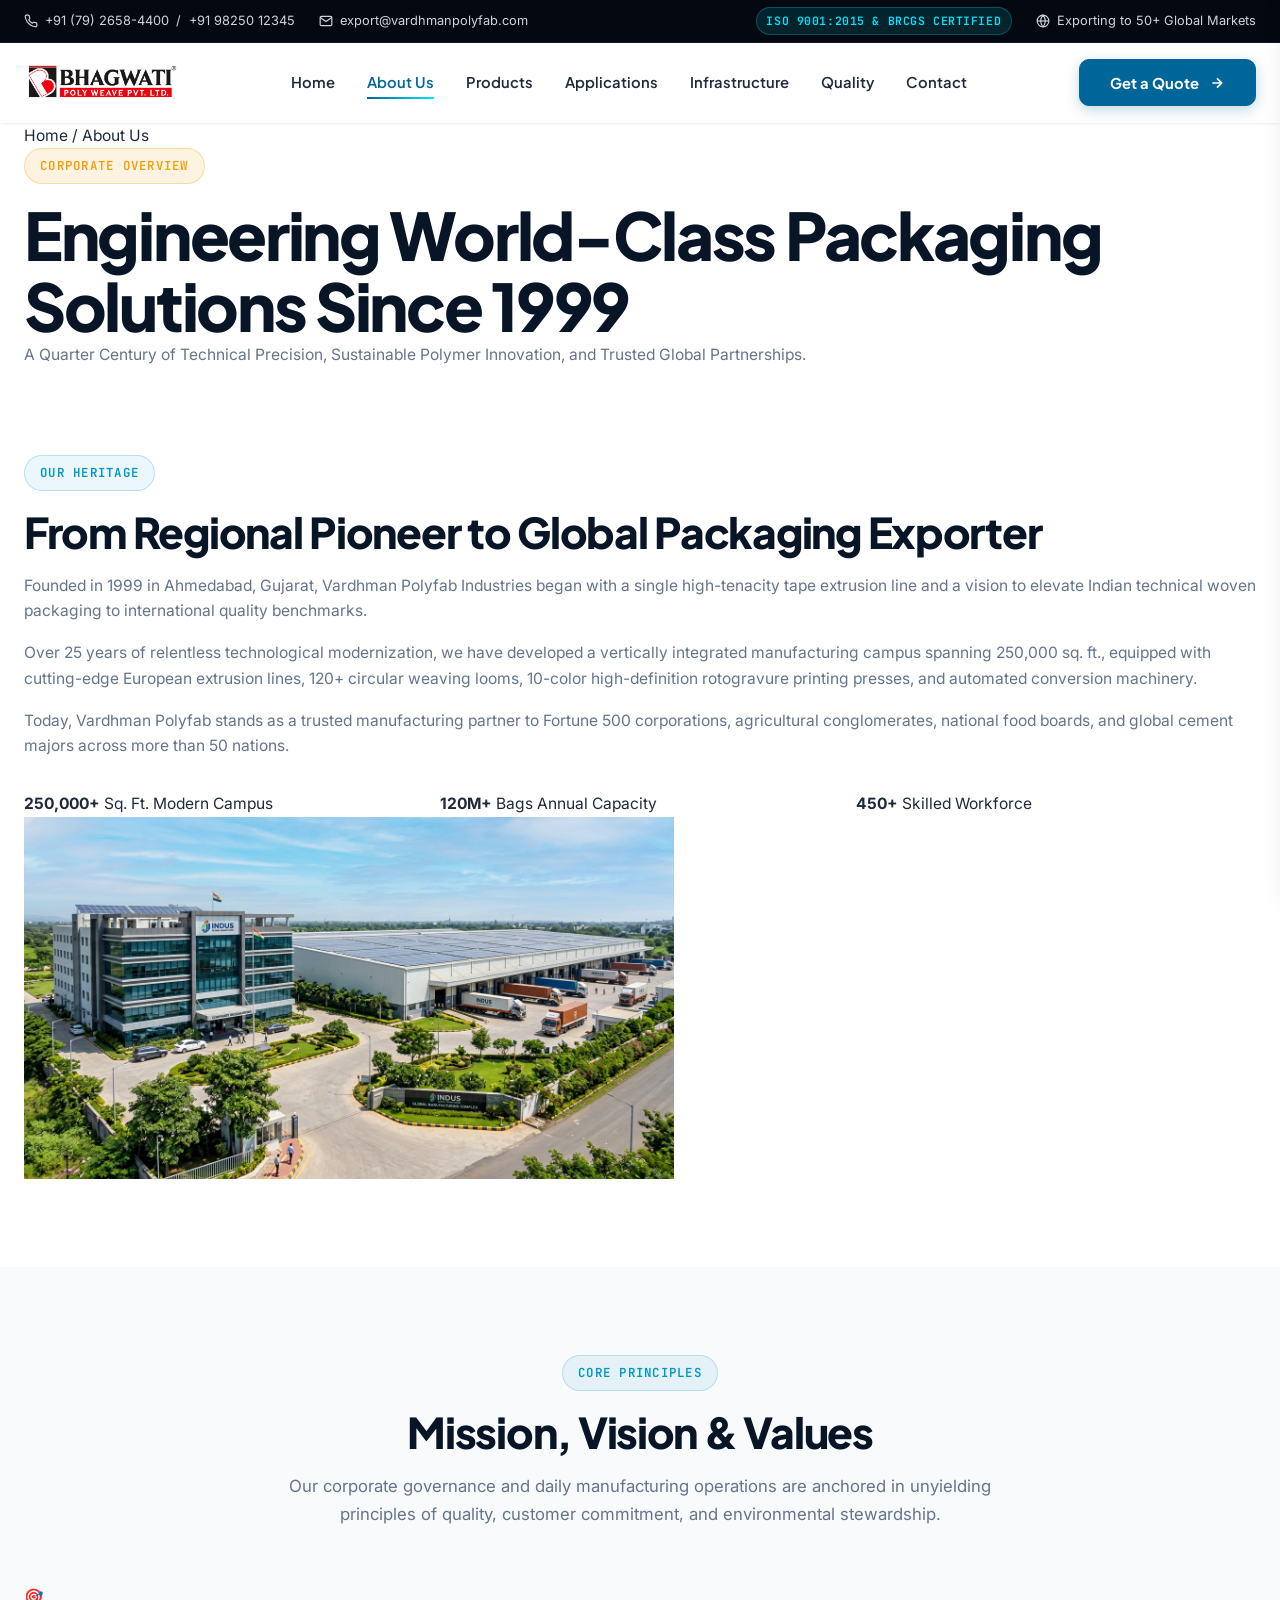
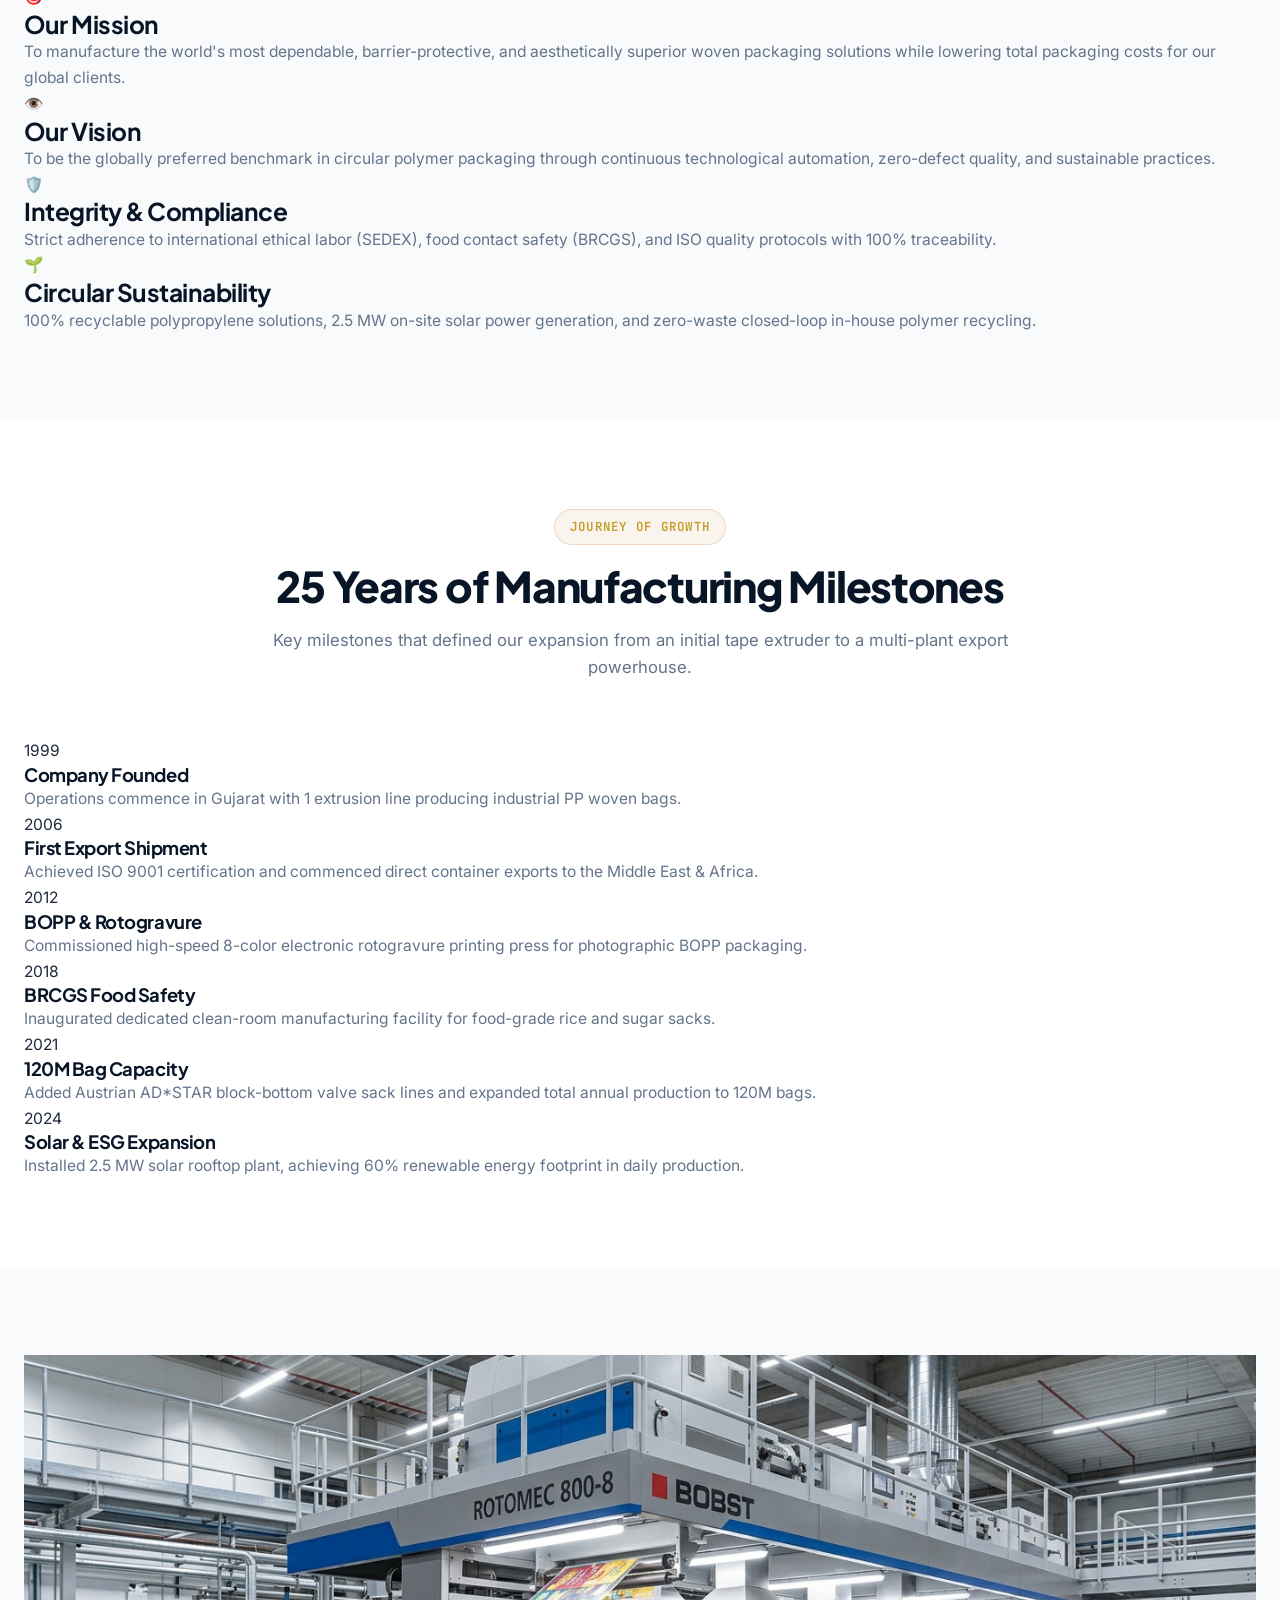
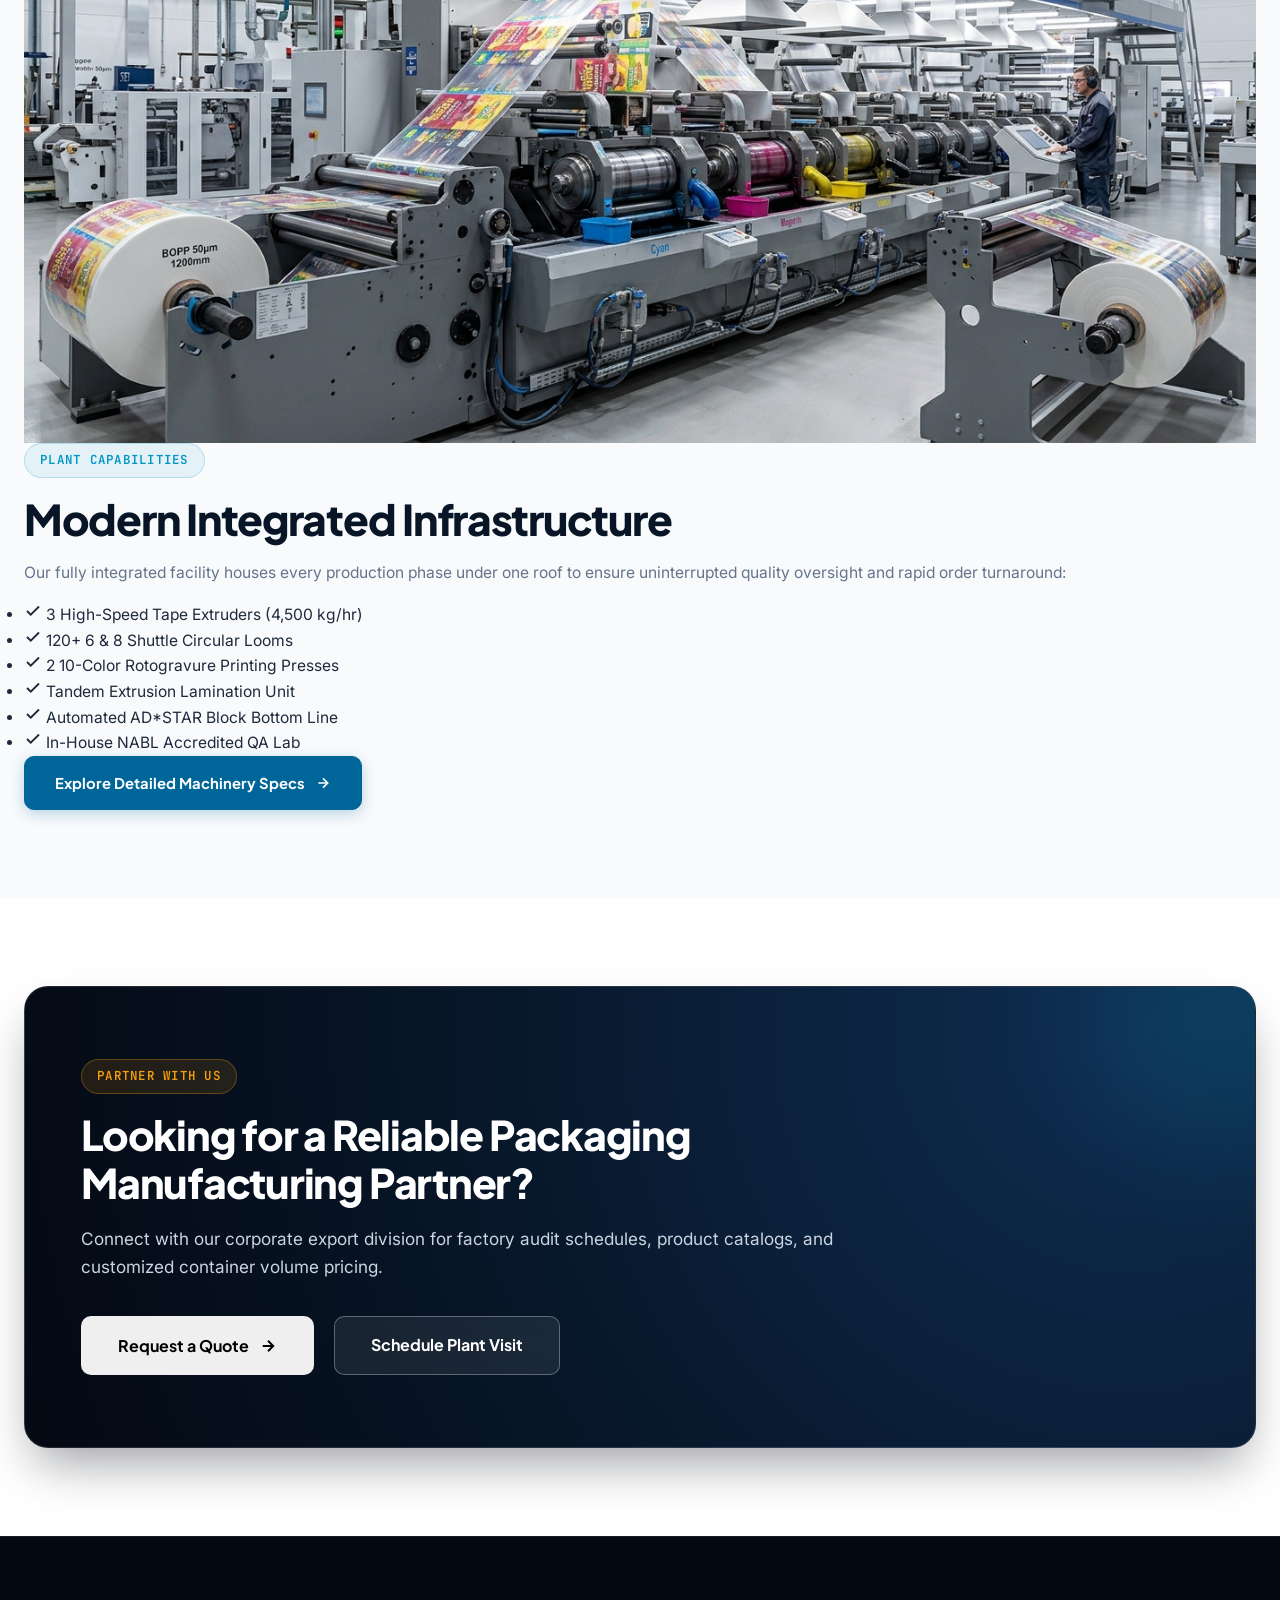
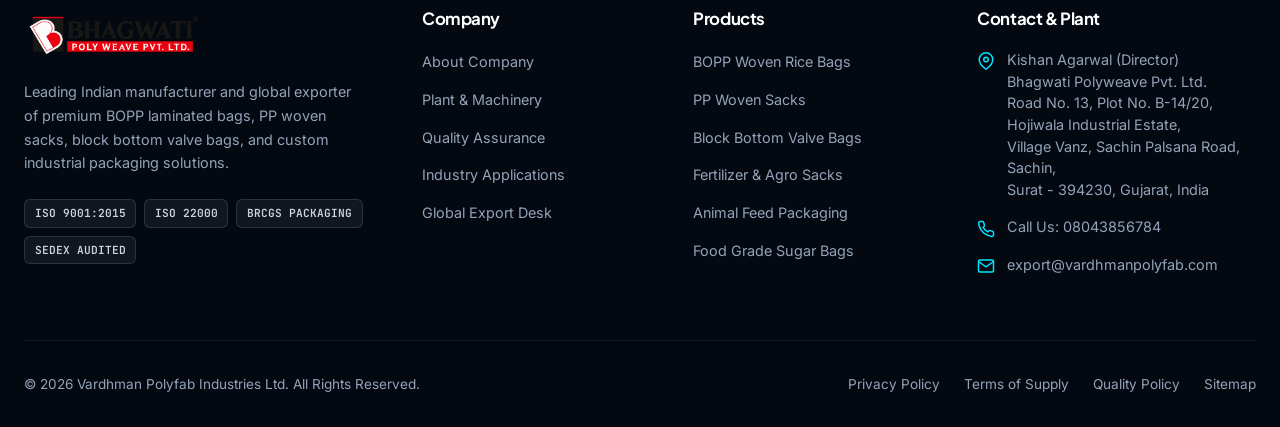
<file: about.html>
<!DOCTYPE html>
<html lang="en">
<head>
    <meta charset="UTF-8">
    <meta name="viewport" content="width=device-width, initial-scale=1.0">
    <title>About Us | Vardhman Polyfab Industries - Global BOPP Packaging Manufacturer</title>
    <meta name="description" content="Learn about Vardhman Polyfab Industries Ltd., an established Indian manufacturer and exporter of BOPP woven bags and PP woven sacks since 1999 with 120M+ annual capacity.">
    
    <!-- Open Graph Meta Tags -->
    <meta property="og:title" content="About Us | Vardhman Polyfab Industries">
    <meta property="og:description" content="Over 25 years of engineering excellence in BOPP woven bags and industrial polymer packaging.">
    <meta property="og:type" content="website">
    <meta property="og:image" content="assets/images/plant-exterior.jpg">
    
    <!-- Stylesheet -->
    <link rel="stylesheet" href="assets/css/style.css">
</head>
<body>

    <!-- ================= TOPBAR ================= -->
    <div class="topbar">
        <div class="container-fluid">
            <div class="topbar-content">
                <div class="topbar-left">
                    <span class="topbar-item">
                        <svg width="14" height="14" viewBox="0 0 24 24" fill="none" stroke="currentColor" stroke-width="2"><path d="M22 16.92v3a2 2 0 0 1-2.18 2 19.79 19.79 0 0 1-8.63-3.07 19.5 19.5 0 0 1-6-6 19.79 19.79 0 0 1-3.07-8.67A2 2 0 0 1 4.11 2h3a2 2 0 0 1 2 1.72 12.84 12.84 0 0 0 .7 2.81 2 2 0 0 1-.45 2.11L8.09 9.91a16 16 0 0 0 6 6l1.27-1.27a2 2 0 0 1 2.11-.45 12.84 12.84 0 0 0 2.81.7A2 2 0 0 1 22 16.92z"></path></svg>
                        <a href="tel:+917926584400">+91 (79) 2658-4400</a> / <a href="tel:+919825012345">+91 98250 12345</a>
                    </span>
                    <span class="topbar-item">
                        <svg width="14" height="14" viewBox="0 0 24 24" fill="none" stroke="currentColor" stroke-width="2"><path d="M4 4h16c1.1 0 2 .9 2 2v12c0 1.1-.9 2-2 2H4c-1.1 0-2-.9-2-2V6c0-1.1.9-2 2-2z"></path><polyline points="22,6 12,13 2,6"></polyline></svg>
                        <a href="mailto:export@vardhmanpolyfab.com">export@vardhmanpolyfab.com</a>
                    </span>
                </div>
                <div class="topbar-right">
                    <span class="topbar-badge">ISO 9001:2015 & BRCGS CERTIFIED</span>
                    <span class="topbar-item">
                        <svg width="14" height="14" viewBox="0 0 24 24" fill="none" stroke="currentColor" stroke-width="2"><circle cx="12" cy="12" r="10"></circle><line x1="2" y1="12" x2="22" y2="12"></line><path d="M12 2a15.3 15.3 0 0 1 4 10 15.3 15.3 0 0 1-4 10 15.3 15.3 0 0 1-4-10 15.3 15.3 0 0 1 4-10z"></path></svg>
                        Exporting to 50+ Global Markets
                    </span>
                </div>
            </div>
        </div>
    </div>

    <!-- ================= HEADER & NAVIGATION ================= -->
    <header class="site-header">
        <div class="container-fluid">
            <div class="navbar-main">
                <a href="index.html" class="brand-logo" title="Bhagwati Poly Weave Pvt. Ltd.">
                    <img src="assets/images/logo.png" alt="Bhagwati Poly Weave Pvt. Ltd." class="site-logo">
                </a>

                <nav>
                    <ul class="nav-menu">
                        <li><a href="index.html" class="nav-link">Home</a></li>
                        <li><a href="about.html" class="nav-link active">About Us</a></li>
                        <li><a href="products.html" class="nav-link">Products</a></li>
                        <li><a href="applications.html" class="nav-link">Applications</a></li>
                        <li><a href="infrastructure.html" class="nav-link">Infrastructure</a></li>
                        <li><a href="quality.html" class="nav-link">Quality</a></li>
                        <li><a href="contact.html" class="nav-link">Contact</a></li>
                    </ul>
                </nav>

                <div class="header-actions">
                    <button type="button" class="btn btn-primary open-quote-modal">
                        Get a Quote
                        <svg width="16" height="16" viewBox="0 0 24 24" fill="none" stroke="currentColor" stroke-width="2.5"><line x1="5" y1="12" x2="19" y2="12"></line><polyline points="12 5 19 12 12 19"></polyline></svg>
                    </button>
                    <button type="button" class="mobile-toggle" aria-label="Toggle navigation menu">
                        <svg width="24" height="24" viewBox="0 0 24 24" fill="none" stroke="currentColor" stroke-width="2"><line x1="3" y1="12" x2="21" y2="12"></line><line x1="3" y1="6" x2="21" y2="6"></line><line x1="3" y1="18" x2="21" y2="18"></line></svg>
                    </button>
                </div>
            </div>
        </div>
    </header>

    <!-- Mobile Navigation Drawer -->
    <div class="mobile-nav-overlay"></div>
    <aside class="mobile-nav-drawer">
        <div class="mobile-nav-header">
            <a href="index.html" class="brand-logo" title="Bhagwati Poly Weave Pvt. Ltd.">
                <img src="assets/images/logo.png" alt="Bhagwati Poly Weave Pvt. Ltd." class="site-logo">
            </a>
            <button type="button" class="mobile-close-btn" aria-label="Close menu">&times;</button>
        </div>
        <ul class="mobile-nav-list">
            <li><a href="index.html">Home</a></li>
            <li><a href="about.html" class="active">About Us</a></li>
            <li><a href="products.html">Products</a></li>
            <li><a href="applications.html">Applications</a></li>
            <li><a href="infrastructure.html">Infrastructure</a></li>
            <li><a href="quality.html">Quality</a></li>
            <li><a href="contact.html">Contact Us</a></li>
        </ul>
    </aside>

    <main>
        <!-- ================= PAGE HERO ================= -->
        <section class="page-hero">
            <div class="container">
                <div class="page-hero-content">
                    <nav class="breadcrumb" aria-label="Breadcrumb">
                        <a href="index.html">Home</a>
                        <span>/</span>
                        <span>About Us</span>
                    </nav>
                    <span class="section-tag light">Corporate Overview</span>
                    <h1>Engineering World-Class Packaging Solutions Since 1999</h1>
                    <p>
                        A Quarter Century of Technical Precision, Sustainable Polymer Innovation, and Trusted Global Partnerships.
                    </p>
                </div>
            </div>
        </section>

        <!-- ================= COMPANY STORY & HERITAGE ================= -->
        <section class="section bg-white">
            <div class="container">
                <div class="about-grid">
                    <div class="about-content">
                        <span class="section-tag">Our Heritage</span>
                        <h2 class="section-title">From Regional Pioneer to Global Packaging Exporter</h2>
                        <p>
                            Founded in 1999 in Ahmedabad, Gujarat, Vardhman Polyfab Industries began with a single high-tenacity tape extrusion line and a vision to elevate Indian technical woven packaging to international quality benchmarks.
                        </p>
                        <p>
                            Over 25 years of relentless technological modernization, we have developed a vertically integrated manufacturing campus spanning 250,000 sq. ft., equipped with cutting-edge European extrusion lines, 120+ circular weaving looms, 10-color high-definition rotogravure printing presses, and automated conversion machinery.
                        </p>
                        <p>
                            Today, Vardhman Polyfab stands as a trusted manufacturing partner to Fortune 500 corporations, agricultural conglomerates, national food boards, and global cement majors across more than 50 nations.
                        </p>
                        
                        <div style="display:flex; gap:1rem; margin-top:2rem; flex-wrap:wrap;">
                            <div class="export-stat-card" style="flex:1; min-width:140px;">
                                <strong>250,000+</strong>
                                <span>Sq. Ft. Modern Campus</span>
                            </div>
                            <div class="export-stat-card" style="flex:1; min-width:140px;">
                                <strong>120M+</strong>
                                <span>Bags Annual Capacity</span>
                            </div>
                            <div class="export-stat-card" style="flex:1; min-width:140px;">
                                <strong>450+</strong>
                                <span>Skilled Workforce</span>
                            </div>
                        </div>
                    </div>
                    
                    <div class="about-image-wrapper">
                        <div class="about-main-img">
                            <img src="assets/images/plant-exterior.jpg" alt="Vardhman Polyfab corporate plant exterior in Gujarat, India" width="650" height="450">
                        </div>
                    </div>
                </div>
            </div>
        </section>

        <!-- ================= MISSION, VISION & VALUES ================= -->
        <section class="section bg-light">
            <div class="container">
                <div class="section-header text-center">
                    <span class="section-tag">Core Principles</span>
                    <h2 class="section-title">Mission, Vision & Values</h2>
                    <p class="section-desc">
                        Our corporate governance and daily manufacturing operations are anchored in unyielding principles of quality, customer commitment, and environmental stewardship.
                    </p>
                </div>
                
                <div class="why-grid">
                    <div class="why-card">
                        <div class="why-icon">🎯</div>
                        <h3>Our Mission</h3>
                        <p>To manufacture the world's most dependable, barrier-protective, and aesthetically superior woven packaging solutions while lowering total packaging costs for our global clients.</p>
                    </div>
                    
                    <div class="why-card">
                        <div class="why-icon">👁️</div>
                        <h3>Our Vision</h3>
                        <p>To be the globally preferred benchmark in circular polymer packaging through continuous technological automation, zero-defect quality, and sustainable practices.</p>
                    </div>
                    
                    <div class="why-card">
                        <div class="why-icon">🛡️</div>
                        <h3>Integrity & Compliance</h3>
                        <p>Strict adherence to international ethical labor (SEDEX), food contact safety (BRCGS), and ISO quality protocols with 100% traceability.</p>
                    </div>
                    
                    <div class="why-card">
                        <div class="why-icon">🌱</div>
                        <h3>Circular Sustainability</h3>
                        <p>100% recyclable polypropylene solutions, 2.5 MW on-site solar power generation, and zero-waste closed-loop in-house polymer recycling.</p>
                    </div>
                </div>
            </div>
        </section>

        <!-- ================= MILESTONE TIMELINE ================= -->
        <section class="section bg-white">
            <div class="container">
                <div class="section-header text-center">
                    <span class="section-tag gold">Journey of Growth</span>
                    <h2 class="section-title">25 Years of Manufacturing Milestones</h2>
                    <p class="section-desc">
                        Key milestones that defined our expansion from an initial tape extruder to a multi-plant export powerhouse.
                    </p>
                </div>
                
                <div class="process-timeline">
                    <div class="process-step-card">
                        <div class="process-step-number">1999</div>
                        <h4 class="process-step-title">Company Founded</h4>
                        <p class="process-step-desc">Operations commence in Gujarat with 1 extrusion line producing industrial PP woven bags.</p>
                    </div>
                    
                    <div class="process-step-card">
                        <div class="process-step-number">2006</div>
                        <h4 class="process-step-title">First Export Shipment</h4>
                        <p class="process-step-desc">Achieved ISO 9001 certification and commenced direct container exports to the Middle East & Africa.</p>
                    </div>
                    
                    <div class="process-step-card">
                        <div class="process-step-number">2012</div>
                        <h4 class="process-step-title">BOPP & Rotogravure</h4>
                        <p class="process-step-desc">Commissioned high-speed 8-color electronic rotogravure printing press for photographic BOPP packaging.</p>
                    </div>
                    
                    <div class="process-step-card">
                        <div class="process-step-number">2018</div>
                        <h4 class="process-step-title">BRCGS Food Safety</h4>
                        <p class="process-step-desc">Inaugurated dedicated clean-room manufacturing facility for food-grade rice and sugar sacks.</p>
                    </div>
                    
                    <div class="process-step-card">
                        <div class="process-step-number">2021</div>
                        <h4 class="process-step-title">120M Bag Capacity</h4>
                        <p class="process-step-desc">Added Austrian AD*STAR block-bottom valve sack lines and expanded total annual production to 120M bags.</p>
                    </div>
                    
                    <div class="process-step-card">
                        <div class="process-step-number">2024</div>
                        <h4 class="process-step-title">Solar & ESG Expansion</h4>
                        <p class="process-step-desc">Installed 2.5 MW solar rooftop plant, achieving 60% renewable energy footprint in daily production.</p>
                    </div>
                </div>
            </div>
        </section>

        <!-- ================= PLANT & INFRASTRUCTURE OVERVIEW ================= -->
        <section class="section bg-light">
            <div class="container">
                <div class="about-grid">
                    <div class="about-image-wrapper">
                        <div class="about-main-img">
                            <img src="assets/images/rotogravure-printing.jpg" alt="Vardhman 10 color rotogravure printing press in operation">
                        </div>
                    </div>
                    
                    <div class="about-content">
                        <span class="section-tag">Plant Capabilities</span>
                        <h2 class="section-title">Modern Integrated Infrastructure</h2>
                        <p>
                            Our fully integrated facility houses every production phase under one roof to ensure uninterrupted quality oversight and rapid order turnaround:
                        </p>
                        
                        <ul class="checklist">
                            <li class="checklist-item">
                                <svg width="18" height="18" viewBox="0 0 24 24" fill="none" stroke="currentColor" stroke-width="2.5"><polyline points="20 6 9 17 4 12"></polyline></svg>
                                <span>3 High-Speed Tape Extruders (4,500 kg/hr)</span>
                            </li>
                            <li class="checklist-item">
                                <svg width="18" height="18" viewBox="0 0 24 24" fill="none" stroke="currentColor" stroke-width="2.5"><polyline points="20 6 9 17 4 12"></polyline></svg>
                                <span>120+ 6 & 8 Shuttle Circular Looms</span>
                            </li>
                            <li class="checklist-item">
                                <svg width="18" height="18" viewBox="0 0 24 24" fill="none" stroke="currentColor" stroke-width="2.5"><polyline points="20 6 9 17 4 12"></polyline></svg>
                                <span>2 10-Color Rotogravure Printing Presses</span>
                            </li>
                            <li class="checklist-item">
                                <svg width="18" height="18" viewBox="0 0 24 24" fill="none" stroke="currentColor" stroke-width="2.5"><polyline points="20 6 9 17 4 12"></polyline></svg>
                                <span>Tandem Extrusion Lamination Unit</span>
                            </li>
                            <li class="checklist-item">
                                <svg width="18" height="18" viewBox="0 0 24 24" fill="none" stroke="currentColor" stroke-width="2.5"><polyline points="20 6 9 17 4 12"></polyline></svg>
                                <span>Automated AD*STAR Block Bottom Line</span>
                            </li>
                            <li class="checklist-item">
                                <svg width="18" height="18" viewBox="0 0 24 24" fill="none" stroke="currentColor" stroke-width="2.5"><polyline points="20 6 9 17 4 12"></polyline></svg>
                                <span>In-House NABL Accredited QA Lab</span>
                            </li>
                        </ul>
                        
                        <a href="infrastructure.html" class="btn btn-primary">
                            Explore Detailed Machinery Specs
                            <svg width="16" height="16" viewBox="0 0 24 24" fill="none" stroke="currentColor" stroke-width="2.5"><line x1="5" y1="12" x2="19" y2="12"></line><polyline points="12 5 19 12 12 19"></polyline></svg>
                        </a>
                    </div>
                </div>
            </div>
        </section>

        <!-- ================= CTA BANNER ================= -->
        <section class="section bg-white">
            <div class="container">
                <div class="cta-banner">
                    <div class="cta-content">
                        <span class="section-tag light">Partner With Us</span>
                        <h2>Looking for a Reliable Packaging Manufacturing Partner?</h2>
                        <p>
                            Connect with our corporate export division for factory audit schedules, product catalogs, and customized container volume pricing.
                        </p>
                        <div class="cta-buttons">
                            <button type="button" class="btn btn-accent btn-lg open-quote-modal">
                                Request a Quote
                                <svg width="18" height="18" viewBox="0 0 24 24" fill="none" stroke="currentColor" stroke-width="2.5"><line x1="5" y1="12" x2="19" y2="12"></line><polyline points="12 5 19 12 12 19"></polyline></svg>
                            </button>
                            <a href="contact.html" class="btn btn-outline-white btn-lg">
                                Schedule Plant Visit
                            </a>
                        </div>
                    </div>
                </div>
            </div>
        </section>
    </main>

    <!-- ================= FOOTER ================= -->
    <footer class="site-footer">
        <div class="container">
            <div class="footer-grid">
                <div class="footer-brand">
                    <a href="index.html" class="brand-logo" style="margin-bottom:1rem;" title="Bhagwati Poly Weave Pvt. Ltd.">
                        <img src="assets/images/logo.png" alt="Bhagwati Poly Weave Pvt. Ltd." class="site-logo footer-logo">
                    </a>
                    <p>
                        Leading Indian manufacturer and global exporter of premium BOPP laminated bags, PP woven sacks, block bottom valve bags, and custom industrial packaging solutions.
                    </p>
                    <div class="footer-cert-tags">
                        <span>ISO 9001:2015</span>
                        <span>ISO 22000</span>
                        <span>BRCGS PACKAGING</span>
                        <span>SEDEX AUDITED</span>
                    </div>
                </div>
                
                <div class="footer-col">
                    <h4>Company</h4>
                    <ul class="footer-links">
                        <li><a href="about.html">About Company</a></li>
                        <li><a href="infrastructure.html">Plant & Machinery</a></li>
                        <li><a href="quality.html">Quality Assurance</a></li>
                        <li><a href="applications.html">Industry Applications</a></li>
                        <li><a href="contact.html">Global Export Desk</a></li>
                    </ul>
                </div>
                
                <div class="footer-col">
                    <h4>Products</h4>
                    <ul class="footer-links">
                        <li><a href="products.html">BOPP Woven Rice Bags</a></li>
                        <li><a href="products.html">PP Woven Sacks</a></li>
                        <li><a href="products.html">Block Bottom Valve Bags</a></li>
                        <li><a href="products.html">Fertilizer & Agro Sacks</a></li>
                        <li><a href="products.html">Animal Feed Packaging</a></li>
                        <li><a href="products.html">Food Grade Sugar Bags</a></li>
                    </ul>
                </div>
                
                <div class="footer-col">
                    <h4>Contact & Plant</h4>
                    <div class="footer-contact-item">
                        <svg width="18" height="18" viewBox="0 0 24 24" fill="none" stroke="currentColor" stroke-width="2"><path d="M21 10c0 7-9 13-9 13s-9-6-9-13a9 9 0 0 1 18 0z"></path><circle cx="12" cy="10" r="3"></circle></svg>
                        <span>Kishan Agarwal (Director)<br>Bhagwati Polyweave Pvt. Ltd.<br>Road No. 13, Plot No. B-14/20,<br>Hojiwala Industrial Estate,<br>Village Vanz, Sachin Palsana Road,<br>Sachin,<br>Surat - 394230, Gujarat, India</span>
                    </div>
                    <div class="footer-contact-item">
                        <svg width="18" height="18" viewBox="0 0 24 24" fill="none" stroke="currentColor" stroke-width="2"><path d="M22 16.92v3a2 2 0 0 1-2.18 2 19.79 19.79 0 0 1-8.63-3.07 19.5 19.5 0 0 1-6-6 19.79 19.79 0 0 1-3.07-8.67A2 2 0 0 1 4.11 2h3a2 2 0 0 1 2 1.72 12.84 12.84 0 0 0 .7 2.81 2 2 0 0 1-.45 2.11L8.09 9.91a16 16 0 0 0 6 6l1.27-1.27a2 2 0 0 1 2.11-.45 12.84 12.84 0 0 0 2.81.7A2 2 0 0 1 22 16.92z"></path></svg>
                        <span>Call Us: <a href="tel:08043856784">08043856784</a></span>
                    </div>
                    <div class="footer-contact-item">
                        <svg width="18" height="18" viewBox="0 0 24 24" fill="none" stroke="currentColor" stroke-width="2"><path d="M4 4h16c1.1 0 2 .9 2 2v12c0 1.1-.9 2-2 2H4c-1.1 0-2-.9-2-2V6c0-1.1.9-2 2-2z"></path><polyline points="22,6 12,13 2,6"></polyline></svg>
                        <span><a href="mailto:export@vardhmanpolyfab.com">export@vardhmanpolyfab.com</a></span>
                    </div>
                </div>
            </div>
            
            <div class="footer-bottom">
                <div>
                    &copy; 2026 Vardhman Polyfab Industries Ltd. All Rights Reserved.
                </div>
                <div class="footer-bottom-links">
                    <a href="contact.html">Privacy Policy</a>
                    <a href="contact.html">Terms of Supply</a>
                    <a href="quality.html">Quality Policy</a>
                    <a href="contact.html">Sitemap</a>
                </div>
            </div>
        </div>
    </footer>

    <!-- Shared Quote Modal -->
    <div class="modal-overlay" id="quoteModal">
        <div class="modal-card">
            <button type="button" class="modal-close" aria-label="Close modal">&times;</button>
            <span class="section-tag">Instant Technical RFQ</span>
            <h3 style="margin: 0.5rem 0 1.25rem;">Request a Custom Bag Quotation</h3>
            <form id="modalQuoteForm">
                <div class="form-grid">
                    <div class="form-group">
                        <label class="form-label">Your Name <span class="req">*</span></label>
                        <input type="text" class="form-control" placeholder="e.g. John Doe" required>
                    </div>
                    <div class="form-group">
                        <label class="form-label">Company Name <span class="req">*</span></label>
                        <input type="text" class="form-control" placeholder="e.g. Acme Agritech Ltd." required>
                    </div>
                    <div class="form-group">
                        <label class="form-label">Work Email <span class="req">*</span></label>
                        <input type="email" class="form-control" placeholder="john@company.com" required>
                    </div>
                    <div class="form-group">
                        <label class="form-label">Phone / WhatsApp <span class="req">*</span></label>
                        <input type="tel" class="form-control" placeholder="+1 555-0199" required>
                    </div>
                    <div class="form-group">
                        <label class="form-label">Product Type</label>
                        <select class="form-control" name="product_type">
                            <option value="BOPP Woven Bags">BOPP Woven Bags (Rotogravure)</option>
                            <option value="PP Woven Sacks">PP Woven Sacks</option>
                            <option value="Block Bottom Valve Bags">Block Bottom Valve Bags</option>
                            <option value="Fertilizer & Agro Sacks">Fertilizer & Agro Sacks</option>
                            <option value="Rice & Grain Sacks">Rice & Grain Sacks</option>
                            <option value="Food Grade Sugar Bags">Food Grade Sugar Bags</option>
                            <option value="Animal Feed Bags">Animal Feed & Pet Care Bags</option>
                            <option value="Custom Packaging">Other / Custom Requirement</option>
                        </select>
                    </div>
                    <div class="form-group">
                        <label class="form-label">Estimated Quantity <span class="req">*</span></label>
                        <select class="form-control" required>
                            <option value="20000">20,000 – 50,000 Bags (1x20' FCL)</option>
                            <option value="100000">50,000 – 100,000 Bags (1x40' HC)</option>
                            <option value="250000">100,000+ Bags (Multiple FCLs)</option>
                            <option value="Sample">Sample Evaluation First</option>
                        </select>
                    </div>
                    <div class="form-group full-width">
                        <label class="form-label">Specification Details</label>
                        <textarea class="form-control" rows="3" placeholder="Bag dimensions, GSM, printing requirements, port of destination..."></textarea>
                    </div>
                    <div class="form-group full-width" style="margin-top:0.5rem;">
                        <button type="submit" class="btn btn-primary btn-lg" style="width:100%;">
                            Submit RFQ for Instant Quote
                            <svg width="18" height="18" viewBox="0 0 24 24" fill="none" stroke="currentColor" stroke-width="2.5"><line x1="5" y1="12" x2="19" y2="12"></line><polyline points="12 5 19 12 12 19"></polyline></svg>
                        </button>
                    </div>
                </div>
            </form>
        </div>
    </div>

    <!-- Back to Top Button -->
    <button type="button" class="back-to-top" aria-label="Back to top">
        <svg width="20" height="20" viewBox="0 0 24 24" fill="none" stroke="currentColor" stroke-width="2.5"><line x1="12" y1="19" x2="12" y2="5"></line><polyline points="5 12 12 5 19 12"></polyline></svg>
    </button>

    <script src="assets/js/script.js"></script>
</body>
</html>
</file>
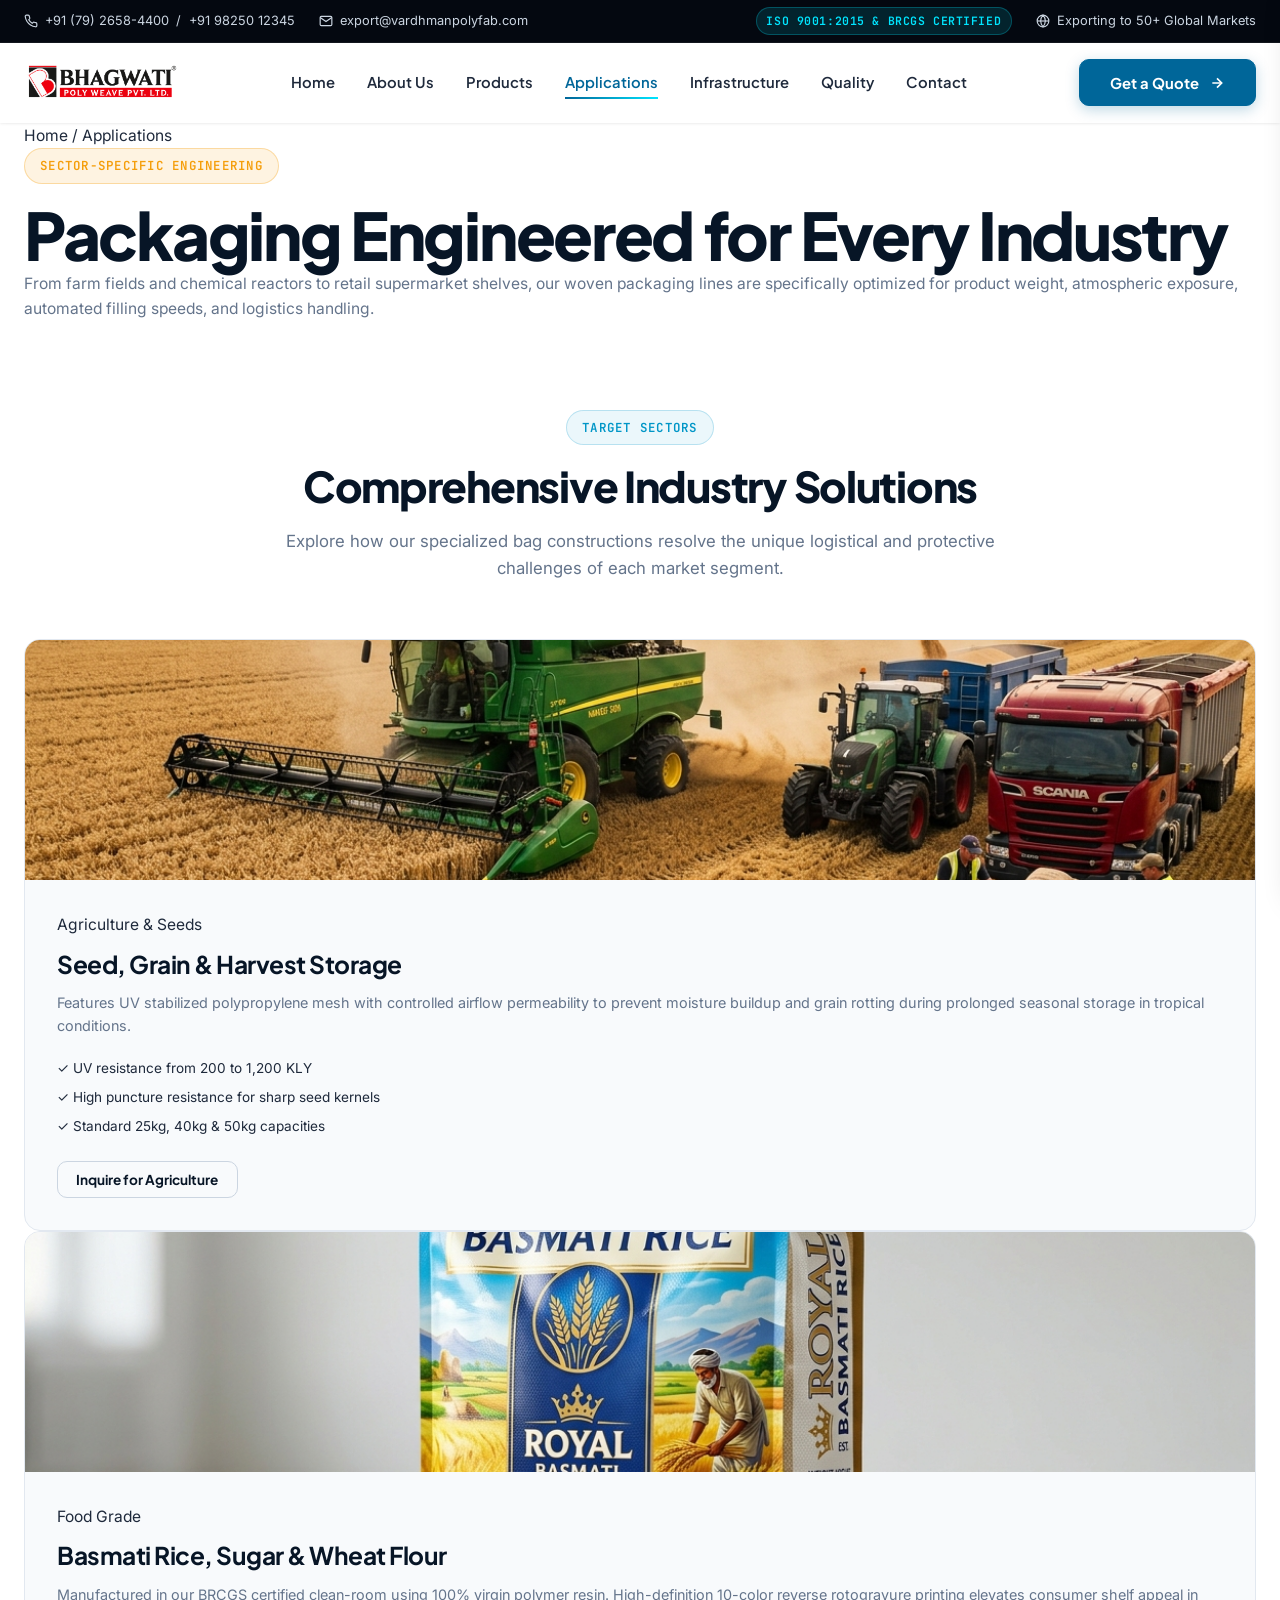
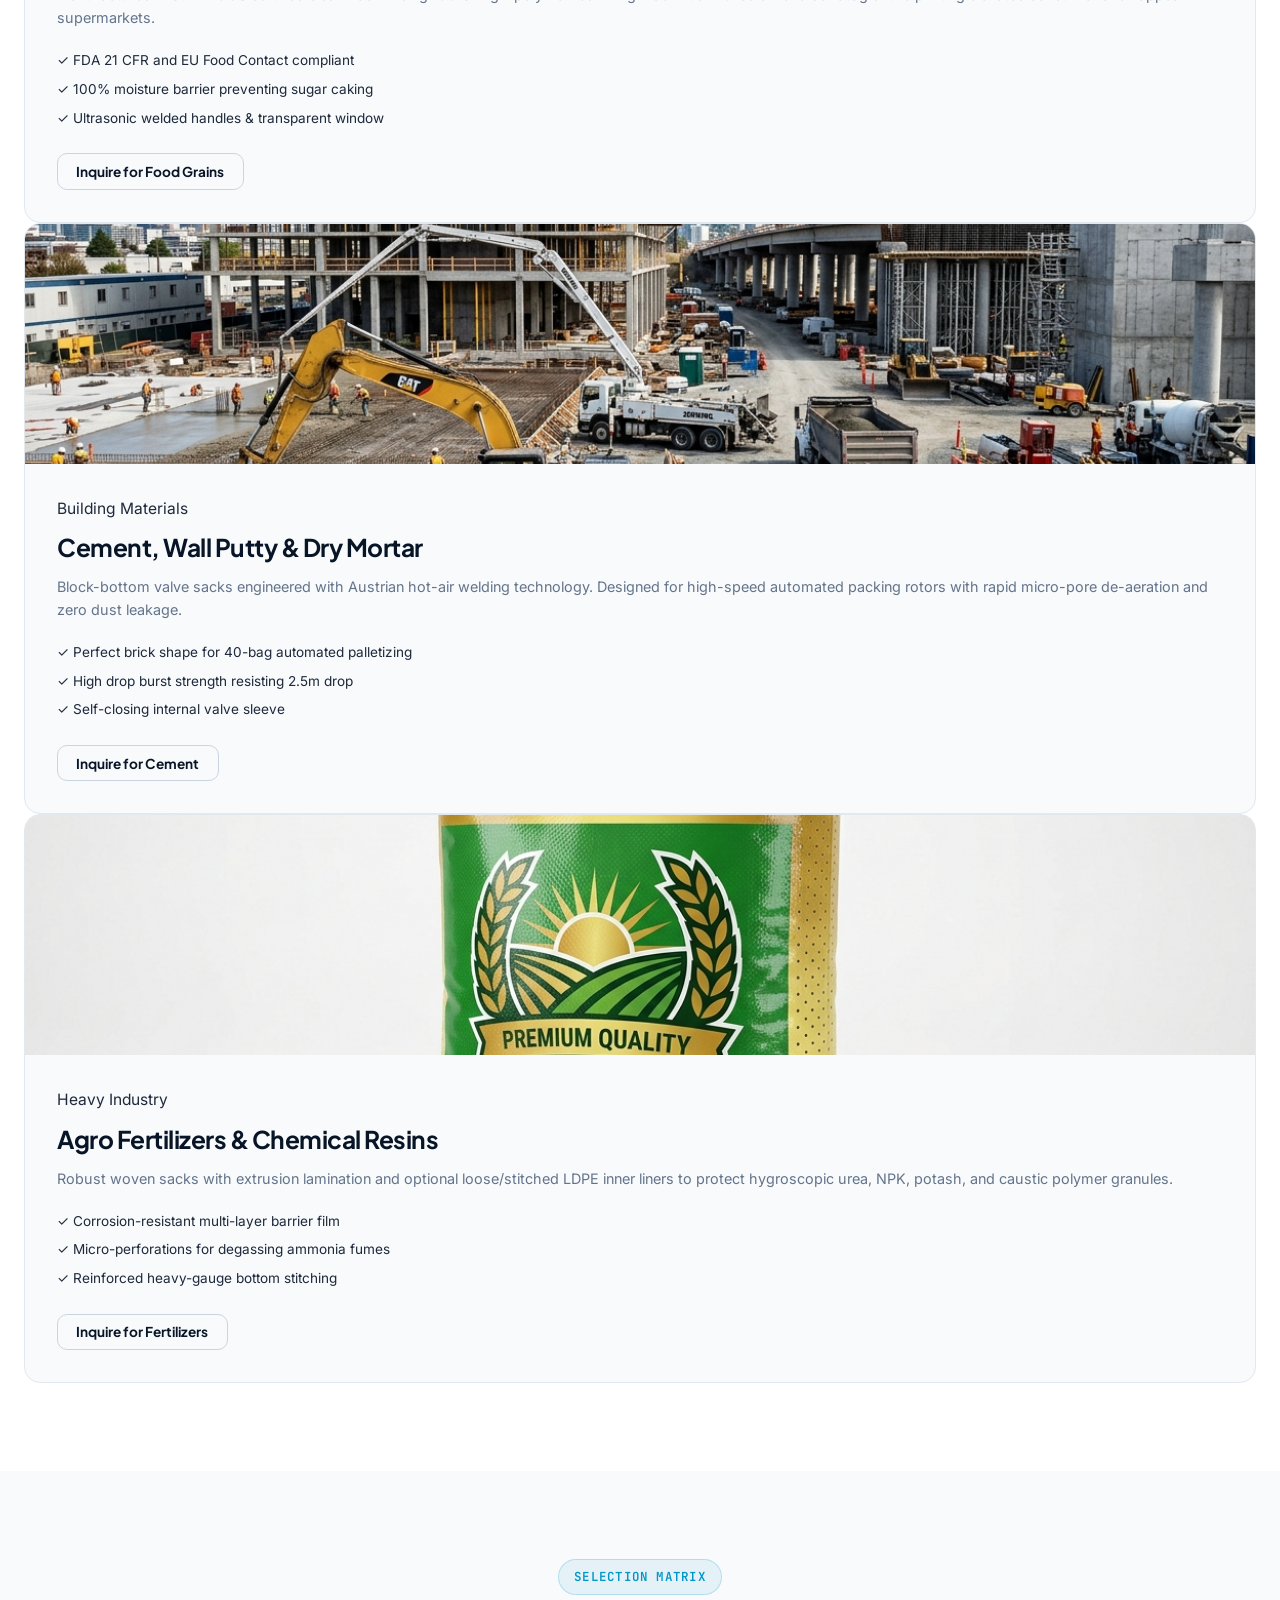
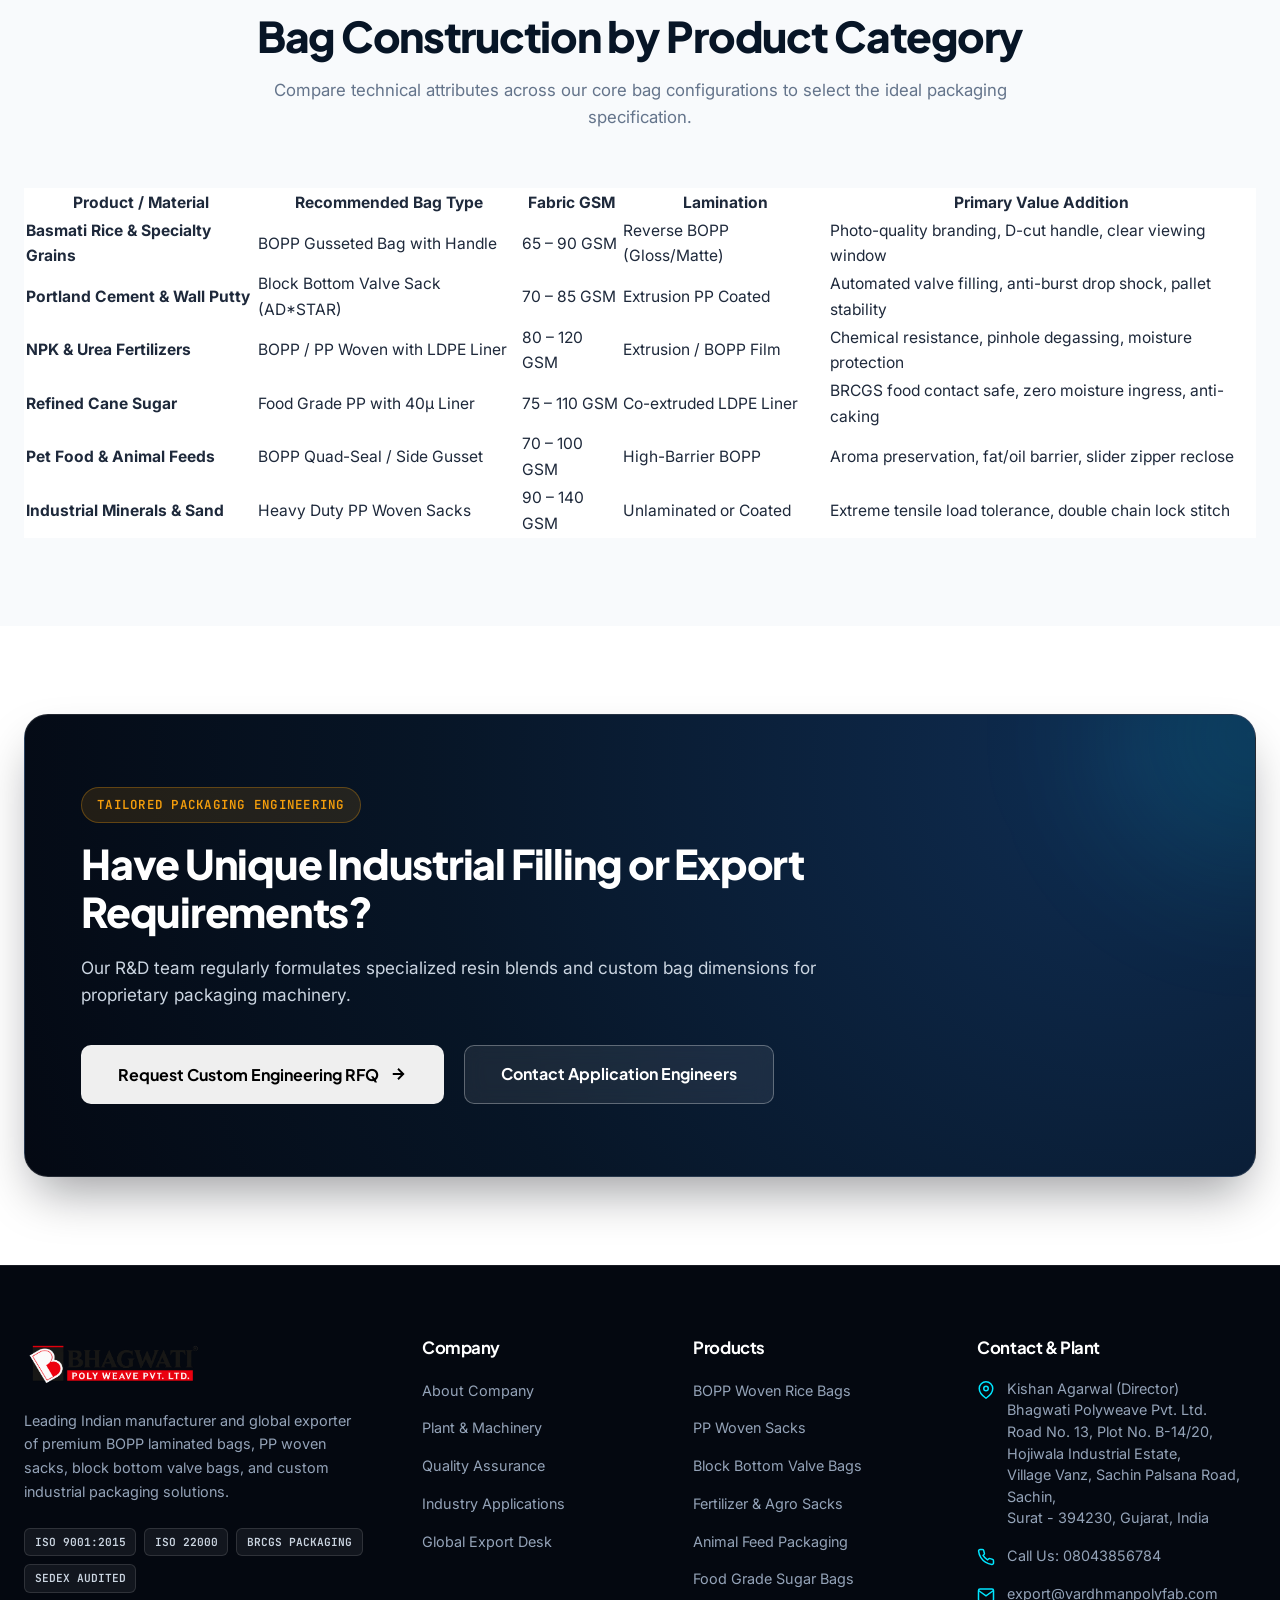
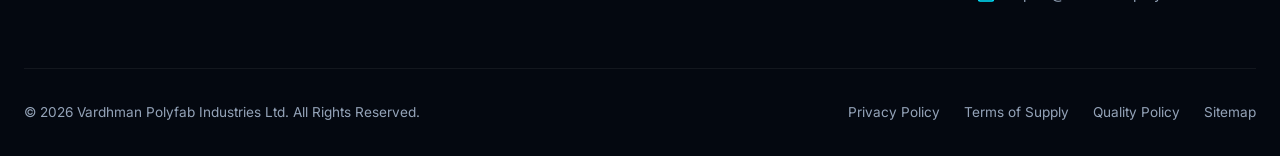
<file: applications.html>
<!DOCTYPE html>
<html lang="en">
<head>
    <meta charset="UTF-8">
    <meta name="viewport" content="width=device-width, initial-scale=1.0">
    <title>Industry Applications | BOPP & PP Woven Sacks - Vardhman Polyfab</title>
    <meta name="description" content="Discover purpose-built woven packaging solutions for agriculture, food grains, cement, fertilizers, pet food, and industrial chemicals manufactured by Vardhman Polyfab.">
    
    <!-- Open Graph Meta Tags -->
    <meta property="og:title" content="Industry Applications | Vardhman Polyfab Industries">
    <meta property="og:description" content="Customized woven packaging engineered for specialized sector requirements.">
    <meta property="og:type" content="website">
    <meta property="og:image" content="assets/images/app-agriculture.jpg">
    
    <!-- Stylesheet -->
    <link rel="stylesheet" href="assets/css/style.css">
</head>
<body>

    <!-- ================= TOPBAR ================= -->
    <div class="topbar">
        <div class="container-fluid">
            <div class="topbar-content">
                <div class="topbar-left">
                    <span class="topbar-item">
                        <svg width="14" height="14" viewBox="0 0 24 24" fill="none" stroke="currentColor" stroke-width="2"><path d="M22 16.92v3a2 2 0 0 1-2.18 2 19.79 19.79 0 0 1-8.63-3.07 19.5 19.5 0 0 1-6-6 19.79 19.79 0 0 1-3.07-8.67A2 2 0 0 1 4.11 2h3a2 2 0 0 1 2 1.72 12.84 12.84 0 0 0 .7 2.81 2 2 0 0 1-.45 2.11L8.09 9.91a16 16 0 0 0 6 6l1.27-1.27a2 2 0 0 1 2.11-.45 12.84 12.84 0 0 0 2.81.7A2 2 0 0 1 22 16.92z"></path></svg>
                        <a href="tel:+917926584400">+91 (79) 2658-4400</a> / <a href="tel:+919825012345">+91 98250 12345</a>
                    </span>
                    <span class="topbar-item">
                        <svg width="14" height="14" viewBox="0 0 24 24" fill="none" stroke="currentColor" stroke-width="2"><path d="M4 4h16c1.1 0 2 .9 2 2v12c0 1.1-.9 2-2 2H4c-1.1 0-2-.9-2-2V6c0-1.1.9-2 2-2z"></path><polyline points="22,6 12,13 2,6"></polyline></svg>
                        <a href="mailto:export@vardhmanpolyfab.com">export@vardhmanpolyfab.com</a>
                    </span>
                </div>
                <div class="topbar-right">
                    <span class="topbar-badge">ISO 9001:2015 & BRCGS CERTIFIED</span>
                    <span class="topbar-item">
                        <svg width="14" height="14" viewBox="0 0 24 24" fill="none" stroke="currentColor" stroke-width="2"><circle cx="12" cy="12" r="10"></circle><line x1="2" y1="12" x2="22" y2="12"></line><path d="M12 2a15.3 15.3 0 0 1 4 10 15.3 15.3 0 0 1-4 10 15.3 15.3 0 0 1-4-10 15.3 15.3 0 0 1 4-10z"></path></svg>
                        Exporting to 50+ Global Markets
                    </span>
                </div>
            </div>
        </div>
    </div>

    <!-- ================= HEADER & NAVIGATION ================= -->
    <header class="site-header">
        <div class="container-fluid">
            <div class="navbar-main">
                <a href="index.html" class="brand-logo" title="Bhagwati Poly Weave Pvt. Ltd.">
                    <img src="assets/images/logo.png" alt="Bhagwati Poly Weave Pvt. Ltd." class="site-logo">
                </a>

                <nav>
                    <ul class="nav-menu">
                        <li><a href="index.html" class="nav-link">Home</a></li>
                        <li><a href="about.html" class="nav-link">About Us</a></li>
                        <li><a href="products.html" class="nav-link">Products</a></li>
                        <li><a href="applications.html" class="nav-link active">Applications</a></li>
                        <li><a href="infrastructure.html" class="nav-link">Infrastructure</a></li>
                        <li><a href="quality.html" class="nav-link">Quality</a></li>
                        <li><a href="contact.html" class="nav-link">Contact</a></li>
                    </ul>
                </nav>

                <div class="header-actions">
                    <button type="button" class="btn btn-primary open-quote-modal">
                        Get a Quote
                        <svg width="16" height="16" viewBox="0 0 24 24" fill="none" stroke="currentColor" stroke-width="2.5"><line x1="5" y1="12" x2="19" y2="12"></line><polyline points="12 5 19 12 12 19"></polyline></svg>
                    </button>
                    <button type="button" class="mobile-toggle" aria-label="Toggle navigation menu">
                        <svg width="24" height="24" viewBox="0 0 24 24" fill="none" stroke="currentColor" stroke-width="2"><line x1="3" y1="12" x2="21" y2="12"></line><line x1="3" y1="6" x2="21" y2="6"></line><line x1="3" y1="18" x2="21" y2="18"></line></svg>
                    </button>
                </div>
            </div>
        </div>
    </header>

    <!-- Mobile Navigation Drawer -->
    <div class="mobile-nav-overlay"></div>
    <aside class="mobile-nav-drawer">
        <div class="mobile-nav-header">
            <a href="index.html" class="brand-logo" title="Bhagwati Poly Weave Pvt. Ltd.">
                <img src="assets/images/logo.png" alt="Bhagwati Poly Weave Pvt. Ltd." class="site-logo">
            </a>
            <button type="button" class="mobile-close-btn" aria-label="Close menu">&times;</button>
        </div>
        <ul class="mobile-nav-list">
            <li><a href="index.html">Home</a></li>
            <li><a href="about.html">About Us</a></li>
            <li><a href="products.html">Products</a></li>
            <li><a href="applications.html" class="active">Applications</a></li>
            <li><a href="infrastructure.html">Infrastructure</a></li>
            <li><a href="quality.html">Quality</a></li>
            <li><a href="contact.html">Contact Us</a></li>
        </ul>
    </aside>

    <main>
        <!-- ================= PAGE HERO ================= -->
        <section class="page-hero">
            <div class="container">
                <div class="page-hero-content">
                    <nav class="breadcrumb" aria-label="Breadcrumb">
                        <a href="index.html">Home</a>
                        <span>/</span>
                        <span>Applications</span>
                    </nav>
                    <span class="section-tag light">Sector-Specific Engineering</span>
                    <h1>Packaging Engineered for Every Industry</h1>
                    <p>
                        From farm fields and chemical reactors to retail supermarket shelves, our woven packaging lines are specifically optimized for product weight, atmospheric exposure, automated filling speeds, and logistics handling.
                    </p>
                </div>
            </div>
        </section>

        <!-- ================= DETAILED SECTORS SECTION ================= -->
        <section class="section bg-white">
            <div class="container">
                <div class="section-header text-center">
                    <span class="section-tag">Target Sectors</span>
                    <h2 class="section-title">Comprehensive Industry Solutions</h2>
                    <p class="section-desc">
                        Explore how our specialized bag constructions resolve the unique logistical and protective challenges of each market segment.
                    </p>
                </div>

                <div class="applications-grid" style="grid-template-columns: repeat(2, 1fr); gap:2.5rem;">
                    <!-- Sector 1: Agriculture -->
                    <div style="background:var(--bg-light); border:1px solid var(--border-light); border-radius:var(--radius-lg); overflow:hidden; display:flex; flex-direction:column;">
                        <div style="height:240px; overflow:hidden;">
                            <img src="assets/images/app-agriculture.jpg" alt="Agriculture harvest packaging" style="width:100%; height:100%; object-fit:cover;">
                        </div>
                        <div style="padding:2rem; flex-grow:1; display:flex; flex-direction:column;">
                            <span class="badge badge-gold" style="align-self:flex-start; margin-bottom:0.75rem;">Agriculture & Seeds</span>
                            <h3 style="margin-bottom:0.75rem;">Seed, Grain & Harvest Storage</h3>
                            <p style="font-size:0.9rem; color:var(--text-muted); line-height:1.6; margin-bottom:1.25rem;">
                                Features UV stabilized polypropylene mesh with controlled airflow permeability to prevent moisture buildup and grain rotting during prolonged seasonal storage in tropical conditions.
                            </p>
                            <ul style="list-style:none; padding:0; margin:0 0 1.5rem; font-size:0.85rem; color:var(--text-main); display:flex; flex-direction:column; gap:0.4rem;">
                                <li>✓ UV resistance from 200 to 1,200 KLY</li>
                                <li>✓ High puncture resistance for sharp seed kernels</li>
                                <li>✓ Standard 25kg, 40kg & 50kg capacities</li>
                            </ul>
                            <div style="margin-top:auto;">
                                <button type="button" class="btn btn-outline btn-sm open-quote-modal" data-product="Agriculture Seed Bags">Inquire for Agriculture</button>
                            </div>
                        </div>
                    </div>

                    <!-- Sector 2: Food & Grains -->
                    <div style="background:var(--bg-light); border:1px solid var(--border-light); border-radius:var(--radius-lg); overflow:hidden; display:flex; flex-direction:column;">
                        <div style="height:240px; overflow:hidden;">
                            <img src="assets/images/bopp-rice-bag.jpg" alt="Rice and grain packaging" style="width:100%; height:100%; object-fit:cover;">
                        </div>
                        <div style="padding:2rem; flex-grow:1; display:flex; flex-direction:column;">
                            <span class="badge badge-green" style="align-self:flex-start; margin-bottom:0.75rem;">Food Grade</span>
                            <h3 style="margin-bottom:0.75rem;">Basmati Rice, Sugar & Wheat Flour</h3>
                            <p style="font-size:0.9rem; color:var(--text-muted); line-height:1.6; margin-bottom:1.25rem;">
                                Manufactured in our BRCGS certified clean-room using 100% virgin polymer resin. High-definition 10-color reverse rotogravure printing elevates consumer shelf appeal in supermarkets.
                            </p>
                            <ul style="list-style:none; padding:0; margin:0 0 1.5rem; font-size:0.85rem; color:var(--text-main); display:flex; flex-direction:column; gap:0.4rem;">
                                <li>✓ FDA 21 CFR and EU Food Contact compliant</li>
                                <li>✓ 100% moisture barrier preventing sugar caking</li>
                                <li>✓ Ultrasonic welded handles & transparent window</li>
                            </ul>
                            <div style="margin-top:auto;">
                                <button type="button" class="btn btn-outline btn-sm open-quote-modal" data-product="Rice & Food Bags">Inquire for Food Grains</button>
                            </div>
                        </div>
                    </div>

                    <!-- Sector 3: Cement & Construction -->
                    <div style="background:var(--bg-light); border:1px solid var(--border-light); border-radius:var(--radius-lg); overflow:hidden; display:flex; flex-direction:column;">
                        <div style="height:240px; overflow:hidden;">
                            <img src="assets/images/app-cement.jpg" alt="Cement and construction materials" style="width:100%; height:100%; object-fit:cover;">
                        </div>
                        <div style="padding:2rem; flex-grow:1; display:flex; flex-direction:column;">
                            <span class="badge badge-blue" style="align-self:flex-start; margin-bottom:0.75rem;">Building Materials</span>
                            <h3 style="margin-bottom:0.75rem;">Cement, Wall Putty & Dry Mortar</h3>
                            <p style="font-size:0.9rem; color:var(--text-muted); line-height:1.6; margin-bottom:1.25rem;">
                                Block-bottom valve sacks engineered with Austrian hot-air welding technology. Designed for high-speed automated packing rotors with rapid micro-pore de-aeration and zero dust leakage.
                            </p>
                            <ul style="list-style:none; padding:0; margin:0 0 1.5rem; font-size:0.85rem; color:var(--text-main); display:flex; flex-direction:column; gap:0.4rem;">
                                <li>✓ Perfect brick shape for 40-bag automated palletizing</li>
                                <li>✓ High drop burst strength resisting 2.5m drop</li>
                                <li>✓ Self-closing internal valve sleeve</li>
                            </ul>
                            <div style="margin-top:auto;">
                                <button type="button" class="btn btn-outline btn-sm open-quote-modal" data-product="Cement Bags">Inquire for Cement</button>
                            </div>
                        </div>
                    </div>

                    <!-- Sector 4: Fertilizers & Chemicals -->
                    <div style="background:var(--bg-light); border:1px solid var(--border-light); border-radius:var(--radius-lg); overflow:hidden; display:flex; flex-direction:column;">
                        <div style="height:240px; overflow:hidden;">
                            <img src="assets/images/bopp-fertilizer-bag.jpg" alt="Fertilizers and chemicals" style="width:100%; height:100%; object-fit:cover;">
                        </div>
                        <div style="padding:2rem; flex-grow:1; display:flex; flex-direction:column;">
                            <span class="badge badge-gold" style="align-self:flex-start; margin-bottom:0.75rem;">Heavy Industry</span>
                            <h3 style="margin-bottom:0.75rem;">Agro Fertilizers & Chemical Resins</h3>
                            <p style="font-size:0.9rem; color:var(--text-muted); line-height:1.6; margin-bottom:1.25rem;">
                                Robust woven sacks with extrusion lamination and optional loose/stitched LDPE inner liners to protect hygroscopic urea, NPK, potash, and caustic polymer granules.
                            </p>
                            <ul style="list-style:none; padding:0; margin:0 0 1.5rem; font-size:0.85rem; color:var(--text-main); display:flex; flex-direction:column; gap:0.4rem;">
                                <li>✓ Corrosion-resistant multi-layer barrier film</li>
                                <li>✓ Micro-perforations for degassing ammonia fumes</li>
                                <li>✓ Reinforced heavy-gauge bottom stitching</li>
                            </ul>
                            <div style="margin-top:auto;">
                                <button type="button" class="btn btn-outline btn-sm open-quote-modal" data-product="Fertilizer Sacks">Inquire for Fertilizers</button>
                            </div>
                        </div>
                    </div>
                </div>
            </div>
        </section>

        <!-- ================= SECTOR SELECTION GUIDE ================= -->
        <section class="section bg-light">
            <div class="container">
                <div class="section-header text-center">
                    <span class="section-tag">Selection Matrix</span>
                    <h2 class="section-title">Bag Construction by Product Category</h2>
                    <p class="section-desc">
                        Compare technical attributes across our core bag configurations to select the ideal packaging specification.
                    </p>
                </div>

                <div style="overflow-x:auto;">
                    <table class="detail-specs-table" style="background:#fff;">
                        <thead>
                            <tr>
                                <th>Product / Material</th>
                                <th>Recommended Bag Type</th>
                                <th>Fabric GSM</th>
                                <th>Lamination</th>
                                <th>Primary Value Addition</th>
                            </tr>
                        </thead>
                        <tbody>
                            <tr>
                                <td><strong>Basmati Rice & Specialty Grains</strong></td>
                                <td>BOPP Gusseted Bag with Handle</td>
                                <td>65 – 90 GSM</td>
                                <td>Reverse BOPP (Gloss/Matte)</td>
                                <td>Photo-quality branding, D-cut handle, clear viewing window</td>
                            </tr>
                            <tr>
                                <td><strong>Portland Cement & Wall Putty</strong></td>
                                <td>Block Bottom Valve Sack (AD*STAR)</td>
                                <td>70 – 85 GSM</td>
                                <td>Extrusion PP Coated</td>
                                <td>Automated valve filling, anti-burst drop shock, pallet stability</td>
                            </tr>
                            <tr>
                                <td><strong>NPK & Urea Fertilizers</strong></td>
                                <td>BOPP / PP Woven with LDPE Liner</td>
                                <td>80 – 120 GSM</td>
                                <td>Extrusion / BOPP Film</td>
                                <td>Chemical resistance, pinhole degassing, moisture protection</td>
                            </tr>
                            <tr>
                                <td><strong>Refined Cane Sugar</strong></td>
                                <td>Food Grade PP with 40µ Liner</td>
                                <td>75 – 110 GSM</td>
                                <td>Co-extruded LDPE Liner</td>
                                <td>BRCGS food contact safe, zero moisture ingress, anti-caking</td>
                            </tr>
                            <tr>
                                <td><strong>Pet Food & Animal Feeds</strong></td>
                                <td>BOPP Quad-Seal / Side Gusset</td>
                                <td>70 – 100 GSM</td>
                                <td>High-Barrier BOPP</td>
                                <td>Aroma preservation, fat/oil barrier, slider zipper reclose</td>
                            </tr>
                            <tr>
                                <td><strong>Industrial Minerals & Sand</strong></td>
                                <td>Heavy Duty PP Woven Sacks</td>
                                <td>90 – 140 GSM</td>
                                <td>Unlaminated or Coated</td>
                                <td>Extreme tensile load tolerance, double chain lock stitch</td>
                            </tr>
                        </tbody>
                    </table>
                </div>
            </div>
        </section>

        <!-- ================= CTA BANNER ================= -->
        <section class="section bg-white">
            <div class="container">
                <div class="cta-banner">
                    <div class="cta-content">
                        <span class="section-tag light">Tailored Packaging Engineering</span>
                        <h2>Have Unique Industrial Filling or Export Requirements?</h2>
                        <p>
                            Our R&D team regularly formulates specialized resin blends and custom bag dimensions for proprietary packaging machinery.
                        </p>
                        <div class="cta-buttons">
                            <button type="button" class="btn btn-accent btn-lg open-quote-modal">
                                Request Custom Engineering RFQ
                                <svg width="18" height="18" viewBox="0 0 24 24" fill="none" stroke="currentColor" stroke-width="2.5"><line x1="5" y1="12" x2="19" y2="12"></line><polyline points="12 5 19 12 12 19"></polyline></svg>
                            </button>
                            <a href="contact.html" class="btn btn-outline-white btn-lg">
                                Contact Application Engineers
                            </a>
                        </div>
                    </div>
                </div>
            </div>
        </section>
    </main>

    <!-- ================= FOOTER ================= -->
    <footer class="site-footer">
        <div class="container">
            <div class="footer-grid">
                <div class="footer-brand">
                    <a href="index.html" class="brand-logo" style="margin-bottom:1rem;" title="Bhagwati Poly Weave Pvt. Ltd.">
                        <img src="assets/images/logo.png" alt="Bhagwati Poly Weave Pvt. Ltd." class="site-logo footer-logo">
                    </a>
                    <p>
                        Leading Indian manufacturer and global exporter of premium BOPP laminated bags, PP woven sacks, block bottom valve bags, and custom industrial packaging solutions.
                    </p>
                    <div class="footer-cert-tags">
                        <span>ISO 9001:2015</span>
                        <span>ISO 22000</span>
                        <span>BRCGS PACKAGING</span>
                        <span>SEDEX AUDITED</span>
                    </div>
                </div>
                
                <div class="footer-col">
                    <h4>Company</h4>
                    <ul class="footer-links">
                        <li><a href="about.html">About Company</a></li>
                        <li><a href="infrastructure.html">Plant & Machinery</a></li>
                        <li><a href="quality.html">Quality Assurance</a></li>
                        <li><a href="applications.html">Industry Applications</a></li>
                        <li><a href="contact.html">Global Export Desk</a></li>
                    </ul>
                </div>
                
                <div class="footer-col">
                    <h4>Products</h4>
                    <ul class="footer-links">
                        <li><a href="products.html">BOPP Woven Rice Bags</a></li>
                        <li><a href="products.html">PP Woven Sacks</a></li>
                        <li><a href="products.html">Block Bottom Valve Bags</a></li>
                        <li><a href="products.html">Fertilizer & Agro Sacks</a></li>
                        <li><a href="products.html">Animal Feed Packaging</a></li>
                        <li><a href="products.html">Food Grade Sugar Bags</a></li>
                    </ul>
                </div>
                
                <div class="footer-col">
                    <h4>Contact & Plant</h4>
                    <div class="footer-contact-item">
                        <svg width="18" height="18" viewBox="0 0 24 24" fill="none" stroke="currentColor" stroke-width="2"><path d="M21 10c0 7-9 13-9 13s-9-6-9-13a9 9 0 0 1 18 0z"></path><circle cx="12" cy="10" r="3"></circle></svg>
                        <span>Kishan Agarwal (Director)<br>Bhagwati Polyweave Pvt. Ltd.<br>Road No. 13, Plot No. B-14/20,<br>Hojiwala Industrial Estate,<br>Village Vanz, Sachin Palsana Road,<br>Sachin,<br>Surat - 394230, Gujarat, India</span>
                    </div>
                    <div class="footer-contact-item">
                        <svg width="18" height="18" viewBox="0 0 24 24" fill="none" stroke="currentColor" stroke-width="2"><path d="M22 16.92v3a2 2 0 0 1-2.18 2 19.79 19.79 0 0 1-8.63-3.07 19.5 19.5 0 0 1-6-6 19.79 19.79 0 0 1-3.07-8.67A2 2 0 0 1 4.11 2h3a2 2 0 0 1 2 1.72 12.84 12.84 0 0 0 .7 2.81 2 2 0 0 1-.45 2.11L8.09 9.91a16 16 0 0 0 6 6l1.27-1.27a2 2 0 0 1 2.11-.45 12.84 12.84 0 0 0 2.81.7A2 2 0 0 1 22 16.92z"></path></svg>
                        <span>Call Us: <a href="tel:08043856784">08043856784</a></span>
                    </div>
                    <div class="footer-contact-item">
                        <svg width="18" height="18" viewBox="0 0 24 24" fill="none" stroke="currentColor" stroke-width="2"><path d="M4 4h16c1.1 0 2 .9 2 2v12c0 1.1-.9 2-2 2H4c-1.1 0-2-.9-2-2V6c0-1.1.9-2 2-2z"></path><polyline points="22,6 12,13 2,6"></polyline></svg>
                        <span><a href="mailto:export@vardhmanpolyfab.com">export@vardhmanpolyfab.com</a></span>
                    </div>
                </div>
            </div>
            
            <div class="footer-bottom">
                <div>
                    &copy; 2026 Vardhman Polyfab Industries Ltd. All Rights Reserved.
                </div>
                <div class="footer-bottom-links">
                    <a href="contact.html">Privacy Policy</a>
                    <a href="contact.html">Terms of Supply</a>
                    <a href="quality.html">Quality Policy</a>
                    <a href="contact.html">Sitemap</a>
                </div>
            </div>
        </div>
    </footer>

    <!-- Shared Quote Modal -->
    <div class="modal-overlay" id="quoteModal">
        <div class="modal-card">
            <button type="button" class="modal-close" aria-label="Close modal">&times;</button>
            <span class="section-tag">Instant Technical RFQ</span>
            <h3 style="margin: 0.5rem 0 1.25rem;">Request a Custom Bag Quotation</h3>
            <form id="modalQuoteForm">
                <div class="form-grid">
                    <div class="form-group">
                        <label class="form-label">Your Name <span class="req">*</span></label>
                        <input type="text" class="form-control" placeholder="e.g. John Doe" required>
                    </div>
                    <div class="form-group">
                        <label class="form-label">Company Name <span class="req">*</span></label>
                        <input type="text" class="form-control" placeholder="e.g. Acme Agritech Ltd." required>
                    </div>
                    <div class="form-group">
                        <label class="form-label">Work Email <span class="req">*</span></label>
                        <input type="email" class="form-control" placeholder="john@company.com" required>
                    </div>
                    <div class="form-group">
                        <label class="form-label">Phone / WhatsApp <span class="req">*</span></label>
                        <input type="tel" class="form-control" placeholder="+1 555-0199" required>
                    </div>
                    <div class="form-group">
                        <label class="form-label">Product Type</label>
                        <select class="form-control" name="product_type">
                            <option value="BOPP Woven Bags">BOPP Woven Bags (Rotogravure)</option>
                            <option value="PP Woven Sacks">PP Woven Sacks</option>
                            <option value="Block Bottom Valve Bags">Block Bottom Valve Bags</option>
                            <option value="Fertilizer & Agro Sacks">Fertilizer & Agro Sacks</option>
                            <option value="Rice & Grain Sacks">Rice & Grain Sacks</option>
                            <option value="Food Grade Sugar Bags">Food Grade Sugar Bags</option>
                            <option value="Animal Feed Bags">Animal Feed & Pet Care Bags</option>
                            <option value="Custom Packaging">Other / Custom Requirement</option>
                        </select>
                    </div>
                    <div class="form-group">
                        <label class="form-label">Estimated Quantity <span class="req">*</span></label>
                        <select class="form-control" required>
                            <option value="20000">20,000 – 50,000 Bags (1x20' FCL)</option>
                            <option value="100000">50,000 – 100,000 Bags (1x40' HC)</option>
                            <option value="250000">100,000+ Bags (Multiple FCLs)</option>
                            <option value="Sample">Sample Evaluation First</option>
                        </select>
                    </div>
                    <div class="form-group full-width">
                        <label class="form-label">Specification Details</label>
                        <textarea class="form-control" rows="3" placeholder="Bag dimensions, GSM, printing requirements, port of destination..."></textarea>
                    </div>
                    <div class="form-group full-width" style="margin-top:0.5rem;">
                        <button type="submit" class="btn btn-primary btn-lg" style="width:100%;">
                            Submit RFQ for Instant Quote
                            <svg width="18" height="18" viewBox="0 0 24 24" fill="none" stroke="currentColor" stroke-width="2.5"><line x1="5" y1="12" x2="19" y2="12"></line><polyline points="12 5 19 12 12 19"></polyline></svg>
                        </button>
                    </div>
                </div>
            </form>
        </div>
    </div>

    <!-- Back to Top Button -->
    <button type="button" class="back-to-top" aria-label="Back to top">
        <svg width="20" height="20" viewBox="0 0 24 24" fill="none" stroke="currentColor" stroke-width="2.5"><line x1="12" y1="19" x2="12" y2="5"></line><polyline points="5 12 12 5 19 12"></polyline></svg>
    </button>

    <script src="assets/js/script.js"></script>
</body>
</html>
</file>
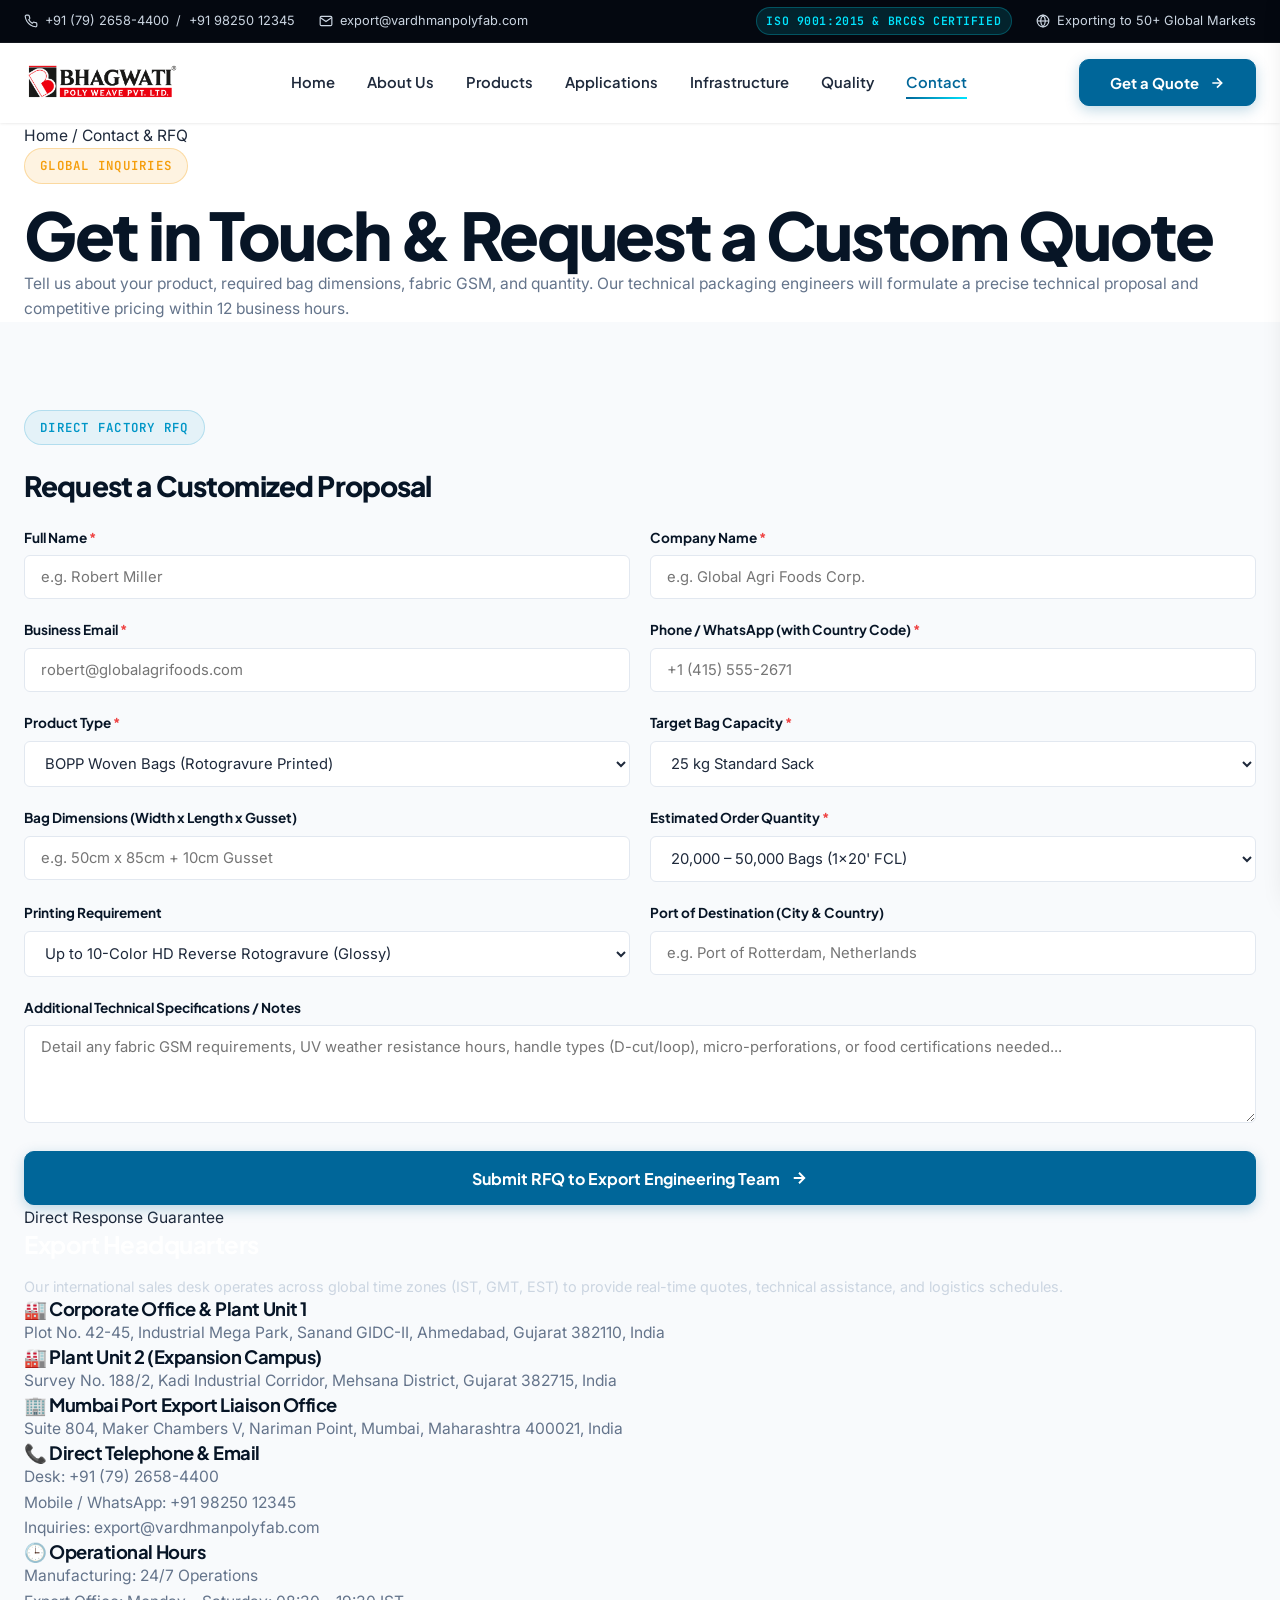
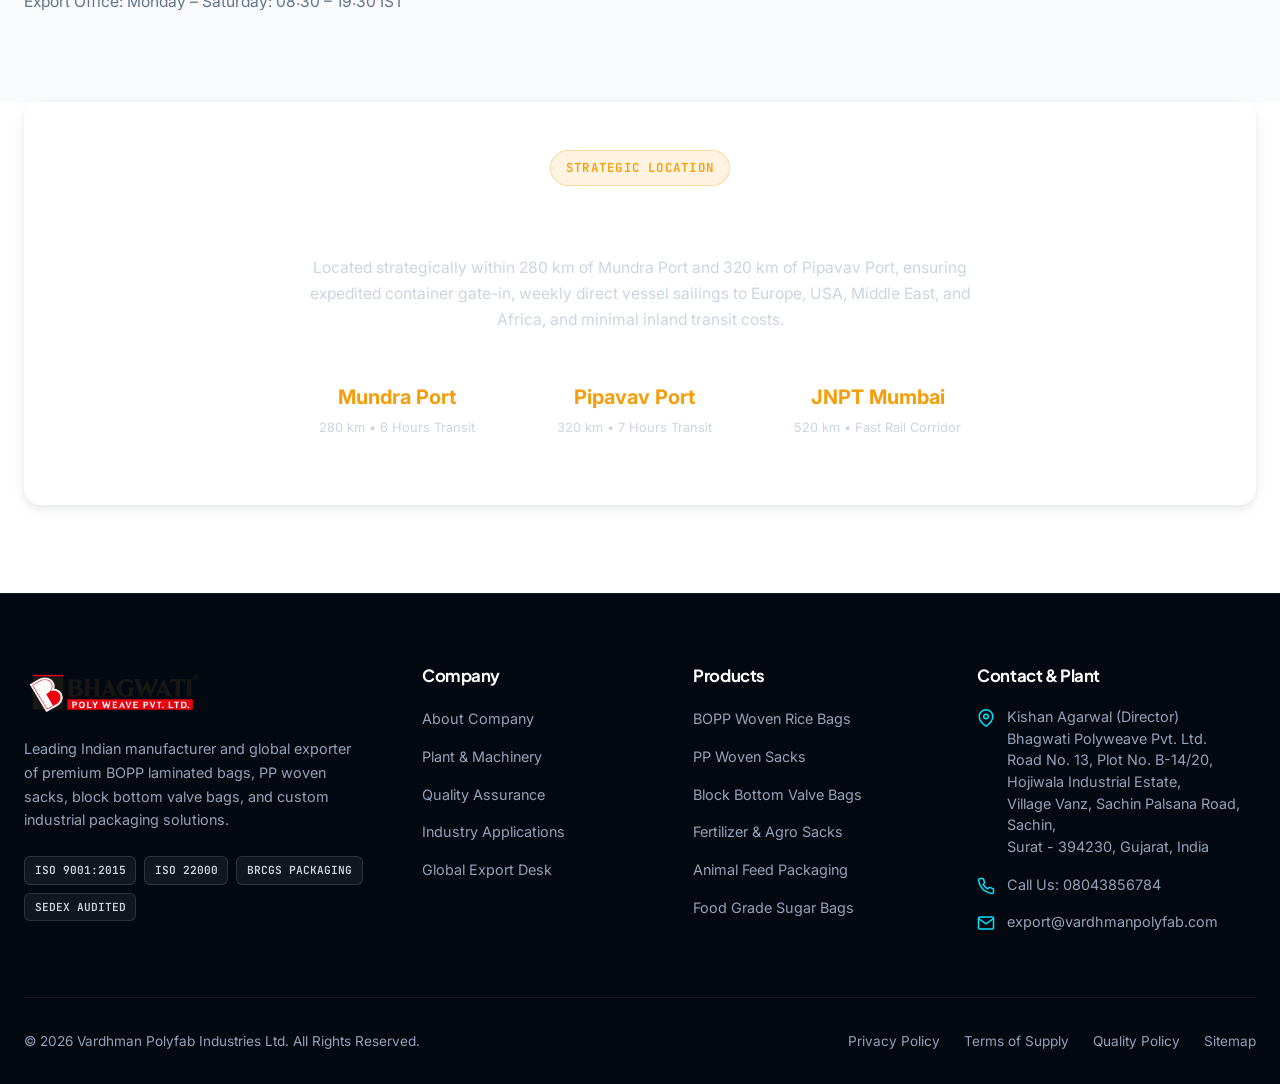
<file: contact.html>
<!DOCTYPE html>
<html lang="en">
<head>
    <meta charset="UTF-8">
    <meta name="viewport" content="width=device-width, initial-scale=1.0">
    <title>Contact Us & Request a Quote | Vardhman Polyfab Industries</title>
    <meta name="description" content="Connect with Vardhman Polyfab Industries for custom BOPP bag quotations, plant visits, and export inquiries. Guaranteed technical RFQ response within 12 business hours.">
    
    <!-- Open Graph Meta Tags -->
    <meta property="og:title" content="Contact Us & Request a Quote | Vardhman Polyfab">
    <meta property="og:description" content="Direct manufacturer quotes and export technical assistance for BOPP and PP woven bags.">
    <meta property="og:type" content="website">
    <meta property="og:image" content="assets/images/plant-exterior.jpg">
    
    <!-- Stylesheet -->
    <link rel="stylesheet" href="assets/css/style.css">
</head>
<body>

    <!-- ================= TOPBAR ================= -->
    <div class="topbar">
        <div class="container-fluid">
            <div class="topbar-content">
                <div class="topbar-left">
                    <span class="topbar-item">
                        <svg width="14" height="14" viewBox="0 0 24 24" fill="none" stroke="currentColor" stroke-width="2"><path d="M22 16.92v3a2 2 0 0 1-2.18 2 19.79 19.79 0 0 1-8.63-3.07 19.5 19.5 0 0 1-6-6 19.79 19.79 0 0 1-3.07-8.67A2 2 0 0 1 4.11 2h3a2 2 0 0 1 2 1.72 12.84 12.84 0 0 0 .7 2.81 2 2 0 0 1-.45 2.11L8.09 9.91a16 16 0 0 0 6 6l1.27-1.27a2 2 0 0 1 2.11-.45 12.84 12.84 0 0 0 2.81.7A2 2 0 0 1 22 16.92z"></path></svg>
                        <a href="tel:+917926584400">+91 (79) 2658-4400</a> / <a href="tel:+919825012345">+91 98250 12345</a>
                    </span>
                    <span class="topbar-item">
                        <svg width="14" height="14" viewBox="0 0 24 24" fill="none" stroke="currentColor" stroke-width="2"><path d="M4 4h16c1.1 0 2 .9 2 2v12c0 1.1-.9 2-2 2H4c-1.1 0-2-.9-2-2V6c0-1.1.9-2 2-2z"></path><polyline points="22,6 12,13 2,6"></polyline></svg>
                        <a href="mailto:export@vardhmanpolyfab.com">export@vardhmanpolyfab.com</a>
                    </span>
                </div>
                <div class="topbar-right">
                    <span class="topbar-badge">ISO 9001:2015 & BRCGS CERTIFIED</span>
                    <span class="topbar-item">
                        <svg width="14" height="14" viewBox="0 0 24 24" fill="none" stroke="currentColor" stroke-width="2"><circle cx="12" cy="12" r="10"></circle><line x1="2" y1="12" x2="22" y2="12"></line><path d="M12 2a15.3 15.3 0 0 1 4 10 15.3 15.3 0 0 1-4 10 15.3 15.3 0 0 1-4-10 15.3 15.3 0 0 1 4-10z"></path></svg>
                        Exporting to 50+ Global Markets
                    </span>
                </div>
            </div>
        </div>
    </div>

    <!-- ================= HEADER & NAVIGATION ================= -->
    <header class="site-header">
        <div class="container-fluid">
            <div class="navbar-main">
                <a href="index.html" class="brand-logo" title="Bhagwati Poly Weave Pvt. Ltd.">
                    <img src="assets/images/logo.png" alt="Bhagwati Poly Weave Pvt. Ltd." class="site-logo">
                </a>

                <nav>
                    <ul class="nav-menu">
                        <li><a href="index.html" class="nav-link">Home</a></li>
                        <li><a href="about.html" class="nav-link">About Us</a></li>
                        <li><a href="products.html" class="nav-link">Products</a></li>
                        <li><a href="applications.html" class="nav-link">Applications</a></li>
                        <li><a href="infrastructure.html" class="nav-link">Infrastructure</a></li>
                        <li><a href="quality.html" class="nav-link">Quality</a></li>
                        <li><a href="contact.html" class="nav-link active">Contact</a></li>
                    </ul>
                </nav>

                <div class="header-actions">
                    <button type="button" class="btn btn-primary open-quote-modal">
                        Get a Quote
                        <svg width="16" height="16" viewBox="0 0 24 24" fill="none" stroke="currentColor" stroke-width="2.5"><line x1="5" y1="12" x2="19" y2="12"></line><polyline points="12 5 19 12 12 19"></polyline></svg>
                    </button>
                    <button type="button" class="mobile-toggle" aria-label="Toggle navigation menu">
                        <svg width="24" height="24" viewBox="0 0 24 24" fill="none" stroke="currentColor" stroke-width="2"><line x1="3" y1="12" x2="21" y2="12"></line><line x1="3" y1="6" x2="21" y2="6"></line><line x1="3" y1="18" x2="21" y2="18"></line></svg>
                    </button>
                </div>
            </div>
        </div>
    </header>

    <!-- Mobile Navigation Drawer -->
    <div class="mobile-nav-overlay"></div>
    <aside class="mobile-nav-drawer">
        <div class="mobile-nav-header">
            <a href="index.html" class="brand-logo" title="Bhagwati Poly Weave Pvt. Ltd.">
                <img src="assets/images/logo.png" alt="Bhagwati Poly Weave Pvt. Ltd." class="site-logo">
            </a>
            <button type="button" class="mobile-close-btn" aria-label="Close menu">&times;</button>
        </div>
        <ul class="mobile-nav-list">
            <li><a href="index.html">Home</a></li>
            <li><a href="about.html">About Us</a></li>
            <li><a href="products.html">Products</a></li>
            <li><a href="applications.html">Applications</a></li>
            <li><a href="infrastructure.html">Infrastructure</a></li>
            <li><a href="quality.html">Quality</a></li>
            <li><a href="contact.html" class="active">Contact Us</a></li>
        </ul>
    </aside>

    <main>
        <!-- ================= PAGE HERO ================= -->
        <section class="page-hero">
            <div class="container">
                <div class="page-hero-content">
                    <nav class="breadcrumb" aria-label="Breadcrumb">
                        <a href="index.html">Home</a>
                        <span>/</span>
                        <span>Contact & RFQ</span>
                    </nav>
                    <span class="section-tag light">Global Inquiries</span>
                    <h1>Get in Touch & Request a Custom Quote</h1>
                    <p>
                        Tell us about your product, required bag dimensions, fabric GSM, and quantity. Our technical packaging engineers will formulate a precise technical proposal and competitive pricing within 12 business hours.
                    </p>
                </div>
            </div>
        </section>

        <!-- ================= CONTACT & RFQ FORM SECTION ================= -->
        <section class="section bg-light">
            <div class="container">
                <div class="contact-grid">
                    <!-- Left: RFQ Form Card -->
                    <div class="contact-card">
                        <span class="section-tag">Direct Factory RFQ</span>
                        <h2 style="font-size:1.75rem; margin:0.5rem 0 1.5rem; color:var(--primary-navy);">
                            Request a Customized Proposal
                        </h2>

                        <form id="contactPageForm">
                            <div class="form-grid">
                                <div class="form-group">
                                    <label class="form-label">Full Name <span class="req">*</span></label>
                                    <input type="text" class="form-control" placeholder="e.g. Robert Miller" required>
                                </div>
                                <div class="form-group">
                                    <label class="form-label">Company Name <span class="req">*</span></label>
                                    <input type="text" class="form-control" placeholder="e.g. Global Agri Foods Corp." required>
                                </div>
                                <div class="form-group">
                                    <label class="form-label">Business Email <span class="req">*</span></label>
                                    <input type="email" class="form-control" placeholder="robert@globalagrifoods.com" required>
                                </div>
                                <div class="form-group">
                                    <label class="form-label">Phone / WhatsApp (with Country Code) <span class="req">*</span></label>
                                    <input type="tel" class="form-control" placeholder="+1 (415) 555-2671" required>
                                </div>
                                <div class="form-group">
                                    <label class="form-label">Product Type <span class="req">*</span></label>
                                    <select class="form-control" required>
                                        <option value="BOPP Woven Bags">BOPP Woven Bags (Rotogravure Printed)</option>
                                        <option value="PP Woven Sacks">PP Woven Sacks (Unlaminated / Flexo)</option>
                                        <option value="Block Bottom Valve Bags">Block Bottom Valve Sacks (AD*STAR)</option>
                                        <option value="Fertilizer & Agro Sacks">Fertilizer & Agro Sacks</option>
                                        <option value="Rice & Grain Sacks">Rice & Grain Sacks</option>
                                        <option value="Food Grade Sugar Bags">Food Grade Sugar Bags</option>
                                        <option value="Animal Feed Bags">Animal Feed & Pet Food Sacks</option>
                                        <option value="Custom Woven Packaging">Custom Technical Packaging</option>
                                    </select>
                                </div>
                                <div class="form-group">
                                    <label class="form-label">Target Bag Capacity <span class="req">*</span></label>
                                    <select class="form-control" required>
                                        <option value="5kg">5 kg Consumer Pack</option>
                                        <option value="10kg">10 kg Consumer Pack</option>
                                        <option value="20kg">20 kg Bag</option>
                                        <option value="25kg" selected>25 kg Standard Sack</option>
                                        <option value="40kg">40 kg Heavy Sack</option>
                                        <option value="50kg">50 kg Industrial Bulk Sack</option>
                                        <option value="Custom">Custom Dimensions</option>
                                    </select>
                                </div>
                                <div class="form-group">
                                    <label class="form-label">Bag Dimensions (Width x Length x Gusset)</label>
                                    <input type="text" class="form-control" placeholder="e.g. 50cm x 85cm + 10cm Gusset">
                                </div>
                                <div class="form-group">
                                    <label class="form-label">Estimated Order Quantity <span class="req">*</span></label>
                                    <select class="form-control" required>
                                        <option value="20000">20,000 – 50,000 Bags (1x20' FCL)</option>
                                        <option value="100000">50,000 – 100,000 Bags (1x40' HC)</option>
                                        <option value="250000">100,000+ Bags (Recurring Supply)</option>
                                        <option value="Sample">Pre-production Sample Trial</option>
                                    </select>
                                </div>
                                <div class="form-group">
                                    <label class="form-label">Printing Requirement</label>
                                    <select class="form-control">
                                        <option value="10-Color Rotogravure">Up to 10-Color HD Reverse Rotogravure (Glossy)</option>
                                        <option value="Matte Rotogravure">Matte Finish BOPP Rotogravure</option>
                                        <option value="Metallic BOPP">Metallic / Holographic Accents</option>
                                        <option value="Flexo 1-4 Colors">Flexographic Surface Print (1–4 Colors)</option>
                                        <option value="Unprinted Plain">Unprinted Plain White / Natural</option>
                                    </select>
                                </div>
                                <div class="form-group">
                                    <label class="form-label">Port of Destination (City & Country)</label>
                                    <input type="text" class="form-control" placeholder="e.g. Port of Rotterdam, Netherlands">
                                </div>
                                <div class="form-group full-width">
                                    <label class="form-label">Additional Technical Specifications / Notes</label>
                                    <textarea class="form-control" rows="4" placeholder="Detail any fabric GSM requirements, UV weather resistance hours, handle types (D-cut/loop), micro-perforations, or food certifications needed..."></textarea>
                                </div>
                                <div class="form-group full-width" style="margin-top:0.5rem;">
                                    <button type="submit" class="btn btn-primary btn-lg" style="width:100%;">
                                        Submit RFQ to Export Engineering Team
                                        <svg width="18" height="18" viewBox="0 0 24 24" fill="none" stroke="currentColor" stroke-width="2.5"><line x1="5" y1="12" x2="19" y2="12"></line><polyline points="12 5 19 12 12 19"></polyline></svg>
                                    </button>
                                </div>
                            </div>
                        </form>
                    </div>

                    <!-- Right: Corporate Info Panel -->
                    <div class="contact-info-panel">
                        <div>
                            <span class="badge badge-gold" style="margin-bottom:0.75rem;">Direct Response Guarantee</span>
                            <h3 style="color:#fff; font-size:1.5rem; margin-bottom:1rem;">Export Headquarters</h3>
                            <p style="color:var(--text-white-dim); font-size:0.9rem; line-height:1.6;">
                                Our international sales desk operates across global time zones (IST, GMT, EST) to provide real-time quotes, technical assistance, and logistics schedules.
                            </p>
                        </div>

                        <div class="info-block">
                            <h4>🏭 Corporate Office & Plant Unit 1</h4>
                            <p>Plot No. 42-45, Industrial Mega Park, Sanand GIDC-II, Ahmedabad, Gujarat 382110, India</p>
                        </div>

                        <div class="info-block">
                            <h4>🏭 Plant Unit 2 (Expansion Campus)</h4>
                            <p>Survey No. 188/2, Kadi Industrial Corridor, Mehsana District, Gujarat 382715, India</p>
                        </div>

                        <div class="info-block">
                            <h4>🏢 Mumbai Port Export Liaison Office</h4>
                            <p>Suite 804, Maker Chambers V, Nariman Point, Mumbai, Maharashtra 400021, India</p>
                        </div>

                        <div class="info-block">
                            <h4>📞 Direct Telephone & Email</h4>
                            <p>
                                Desk: <a href="tel:+917926584400">+91 (79) 2658-4400</a><br>
                                Mobile / WhatsApp: <a href="tel:+919825012345">+91 98250 12345</a><br>
                                Inquiries: <a href="mailto:export@vardhmanpolyfab.com">export@vardhmanpolyfab.com</a>
                            </p>
                        </div>

                        <div class="info-block">
                            <h4>🕒 Operational Hours</h4>
                            <p>Manufacturing: 24/7 Operations<br>Export Office: Monday – Saturday: 08:30 – 19:30 IST</p>
                        </div>
                    </div>
                </div>
            </div>
        </section>

        <!-- ================= PLANT LOCATION MAP PLACEHOLDER ================= -->
        <section class="section bg-white" style="padding-top:0;">
            <div class="container">
                <div style="background:var(--bg-navy); border-radius:var(--radius-lg); padding:3rem; color:#fff; text-align:center; box-shadow:var(--shadow-md);">
                    <span class="section-tag light">Strategic Location</span>
                    <h3 style="color:#fff; margin:0.5rem 0 1rem;">Direct Access to Western India's Deep-Water Ports</h3>
                    <p style="max-width:700px; margin:0 auto 2rem; color:var(--text-white-dim);">
                        Located strategically within 280 km of Mundra Port and 320 km of Pipavav Port, ensuring expedited container gate-in, weekly direct vessel sailings to Europe, USA, Middle East, and Africa, and minimal inland transit costs.
                    </p>
                    <div style="display:flex; justify-content:center; gap:2rem; flex-wrap:wrap;">
                        <div style="background:rgba(255,255,255,0.08); border:1px solid rgba(255,255,255,0.15); border-radius:var(--radius-md); padding:1rem 1.5rem;">
                            <strong style="display:block; color:var(--accent-amber); font-size:1.25rem;">Mundra Port</strong>
                            <span style="font-size:0.8rem; color:var(--text-white-dim);">280 km • 6 Hours Transit</span>
                        </div>
                        <div style="background:rgba(255,255,255,0.08); border:1px solid rgba(255,255,255,0.15); border-radius:var(--radius-md); padding:1rem 1.5rem;">
                            <strong style="display:block; color:var(--accent-amber); font-size:1.25rem;">Pipavav Port</strong>
                            <span style="font-size:0.8rem; color:var(--text-white-dim);">320 km • 7 Hours Transit</span>
                        </div>
                        <div style="background:rgba(255,255,255,0.08); border:1px solid rgba(255,255,255,0.15); border-radius:var(--radius-md); padding:1rem 1.5rem;">
                            <strong style="display:block; color:var(--accent-amber); font-size:1.25rem;">JNPT Mumbai</strong>
                            <span style="font-size:0.8rem; color:var(--text-white-dim);">520 km • Fast Rail Corridor</span>
                        </div>
                    </div>
                </div>
            </div>
        </section>
    </main>

    <!-- ================= FOOTER ================= -->
    <footer class="site-footer">
        <div class="container">
            <div class="footer-grid">
                <div class="footer-brand">
                    <a href="index.html" class="brand-logo" style="margin-bottom:1rem;" title="Bhagwati Poly Weave Pvt. Ltd.">
                        <img src="assets/images/logo.png" alt="Bhagwati Poly Weave Pvt. Ltd." class="site-logo footer-logo">
                    </a>
                    <p>
                        Leading Indian manufacturer and global exporter of premium BOPP laminated bags, PP woven sacks, block bottom valve bags, and custom industrial packaging solutions.
                    </p>
                    <div class="footer-cert-tags">
                        <span>ISO 9001:2015</span>
                        <span>ISO 22000</span>
                        <span>BRCGS PACKAGING</span>
                        <span>SEDEX AUDITED</span>
                    </div>
                </div>
                
                <div class="footer-col">
                    <h4>Company</h4>
                    <ul class="footer-links">
                        <li><a href="about.html">About Company</a></li>
                        <li><a href="infrastructure.html">Plant & Machinery</a></li>
                        <li><a href="quality.html">Quality Assurance</a></li>
                        <li><a href="applications.html">Industry Applications</a></li>
                        <li><a href="contact.html">Global Export Desk</a></li>
                    </ul>
                </div>
                
                <div class="footer-col">
                    <h4>Products</h4>
                    <ul class="footer-links">
                        <li><a href="products.html">BOPP Woven Rice Bags</a></li>
                        <li><a href="products.html">PP Woven Sacks</a></li>
                        <li><a href="products.html">Block Bottom Valve Bags</a></li>
                        <li><a href="products.html">Fertilizer & Agro Sacks</a></li>
                        <li><a href="products.html">Animal Feed Packaging</a></li>
                        <li><a href="products.html">Food Grade Sugar Bags</a></li>
                    </ul>
                </div>
                
                <div class="footer-col">
                    <h4>Contact & Plant</h4>
                    <div class="footer-contact-item">
                        <svg width="18" height="18" viewBox="0 0 24 24" fill="none" stroke="currentColor" stroke-width="2"><path d="M21 10c0 7-9 13-9 13s-9-6-9-13a9 9 0 0 1 18 0z"></path><circle cx="12" cy="10" r="3"></circle></svg>
                        <span>Kishan Agarwal (Director)<br>Bhagwati Polyweave Pvt. Ltd.<br>Road No. 13, Plot No. B-14/20,<br>Hojiwala Industrial Estate,<br>Village Vanz, Sachin Palsana Road,<br>Sachin,<br>Surat - 394230, Gujarat, India</span>
                    </div>
                    <div class="footer-contact-item">
                        <svg width="18" height="18" viewBox="0 0 24 24" fill="none" stroke="currentColor" stroke-width="2"><path d="M22 16.92v3a2 2 0 0 1-2.18 2 19.79 19.79 0 0 1-8.63-3.07 19.5 19.5 0 0 1-6-6 19.79 19.79 0 0 1-3.07-8.67A2 2 0 0 1 4.11 2h3a2 2 0 0 1 2 1.72 12.84 12.84 0 0 0 .7 2.81 2 2 0 0 1-.45 2.11L8.09 9.91a16 16 0 0 0 6 6l1.27-1.27a2 2 0 0 1 2.11-.45 12.84 12.84 0 0 0 2.81.7A2 2 0 0 1 22 16.92z"></path></svg>
                        <span>Call Us: <a href="tel:08043856784">08043856784</a></span>
                    </div>
                    <div class="footer-contact-item">
                        <svg width="18" height="18" viewBox="0 0 24 24" fill="none" stroke="currentColor" stroke-width="2"><path d="M4 4h16c1.1 0 2 .9 2 2v12c0 1.1-.9 2-2 2H4c-1.1 0-2-.9-2-2V6c0-1.1.9-2 2-2z"></path><polyline points="22,6 12,13 2,6"></polyline></svg>
                        <span><a href="mailto:export@vardhmanpolyfab.com">export@vardhmanpolyfab.com</a></span>
                    </div>
                </div>
            </div>
            
            <div class="footer-bottom">
                <div>
                    &copy; 2026 Vardhman Polyfab Industries Ltd. All Rights Reserved.
                </div>
                <div class="footer-bottom-links">
                    <a href="contact.html">Privacy Policy</a>
                    <a href="contact.html">Terms of Supply</a>
                    <a href="quality.html">Quality Policy</a>
                    <a href="contact.html">Sitemap</a>
                </div>
            </div>
        </div>
    </footer>

    <!-- Shared Quote Modal -->
    <div class="modal-overlay" id="quoteModal">
        <div class="modal-card">
            <button type="button" class="modal-close" aria-label="Close modal">&times;</button>
            <span class="section-tag">Instant Technical RFQ</span>
            <h3 style="margin: 0.5rem 0 1.25rem;">Request a Custom Bag Quotation</h3>
            <form id="modalQuoteForm">
                <div class="form-grid">
                    <div class="form-group">
                        <label class="form-label">Your Name <span class="req">*</span></label>
                        <input type="text" class="form-control" placeholder="e.g. John Doe" required>
                    </div>
                    <div class="form-group">
                        <label class="form-label">Company Name <span class="req">*</span></label>
                        <input type="text" class="form-control" placeholder="e.g. Acme Agritech Ltd." required>
                    </div>
                    <div class="form-group">
                        <label class="form-label">Work Email <span class="req">*</span></label>
                        <input type="email" class="form-control" placeholder="john@company.com" required>
                    </div>
                    <div class="form-group">
                        <label class="form-label">Phone / WhatsApp <span class="req">*</span></label>
                        <input type="tel" class="form-control" placeholder="+1 555-0199" required>
                    </div>
                    <div class="form-group">
                        <label class="form-label">Product Type</label>
                        <select class="form-control" name="product_type">
                            <option value="BOPP Woven Bags">BOPP Woven Bags (Rotogravure)</option>
                            <option value="PP Woven Sacks">PP Woven Sacks</option>
                            <option value="Block Bottom Valve Bags">Block Bottom Valve Bags</option>
                            <option value="Fertilizer & Agro Sacks">Fertilizer & Agro Sacks</option>
                            <option value="Rice & Grain Sacks">Rice & Grain Sacks</option>
                            <option value="Food Grade Sugar Bags">Food Grade Sugar Bags</option>
                            <option value="Animal Feed Bags">Animal Feed & Pet Care Bags</option>
                            <option value="Custom Packaging">Other / Custom Requirement</option>
                        </select>
                    </div>
                    <div class="form-group">
                        <label class="form-label">Estimated Quantity <span class="req">*</span></label>
                        <select class="form-control" required>
                            <option value="20000">20,000 – 50,000 Bags (1x20' FCL)</option>
                            <option value="100000">50,000 – 100,000 Bags (1x40' HC)</option>
                            <option value="250000">100,000+ Bags (Multiple FCLs)</option>
                            <option value="Sample">Sample Evaluation First</option>
                        </select>
                    </div>
                    <div class="form-group full-width">
                        <label class="form-label">Specification Details</label>
                        <textarea class="form-control" rows="3" placeholder="Bag dimensions, GSM, printing requirements, port of destination..."></textarea>
                    </div>
                    <div class="form-group full-width" style="margin-top:0.5rem;">
                        <button type="submit" class="btn btn-primary btn-lg" style="width:100%;">
                            Submit RFQ for Instant Quote
                            <svg width="18" height="18" viewBox="0 0 24 24" fill="none" stroke="currentColor" stroke-width="2.5"><line x1="5" y1="12" x2="19" y2="12"></line><polyline points="12 5 19 12 12 19"></polyline></svg>
                        </button>
                    </div>
                </div>
            </form>
        </div>
    </div>

    <!-- Back to Top Button -->
    <button type="button" class="back-to-top" aria-label="Back to top">
        <svg width="20" height="20" viewBox="0 0 24 24" fill="none" stroke="currentColor" stroke-width="2.5"><line x1="12" y1="19" x2="12" y2="5"></line><polyline points="5 12 12 5 19 12"></polyline></svg>
    </button>

    <script src="assets/js/script.js"></script>
</body>
</html>
</file>
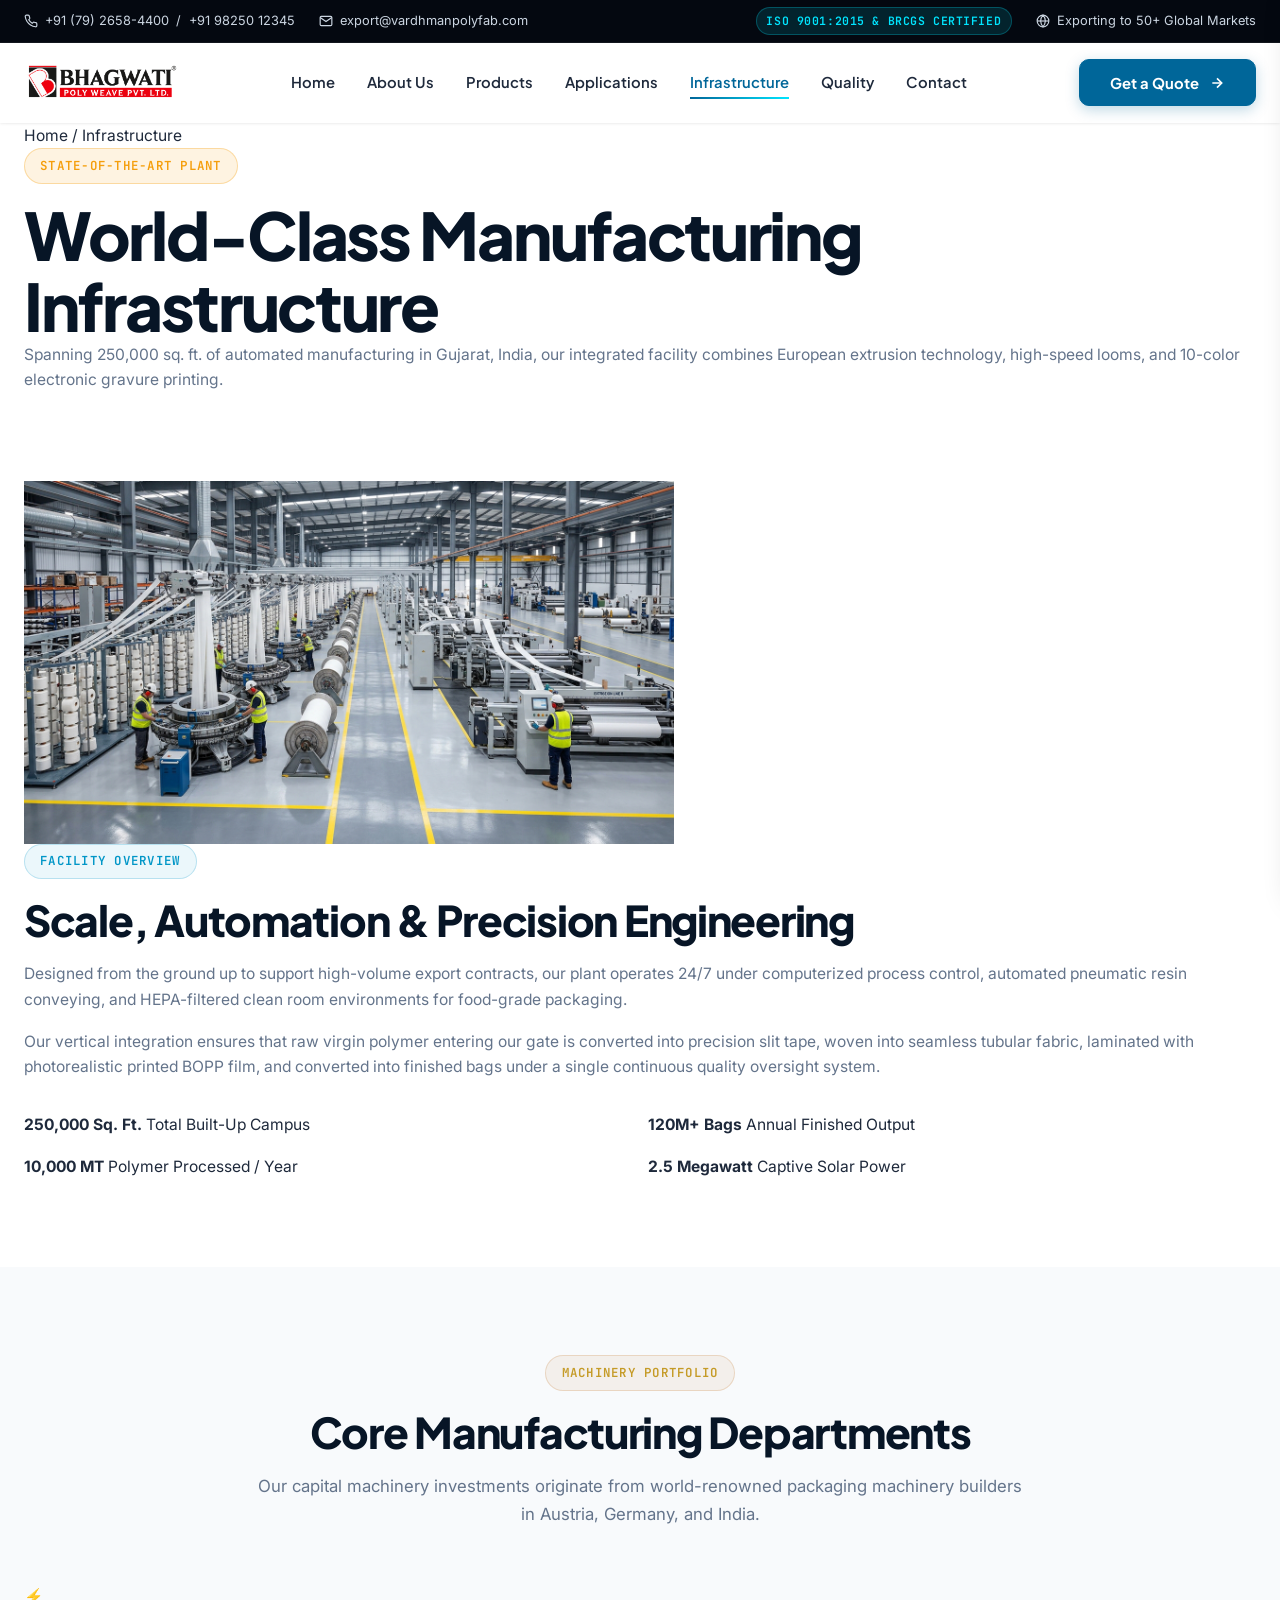
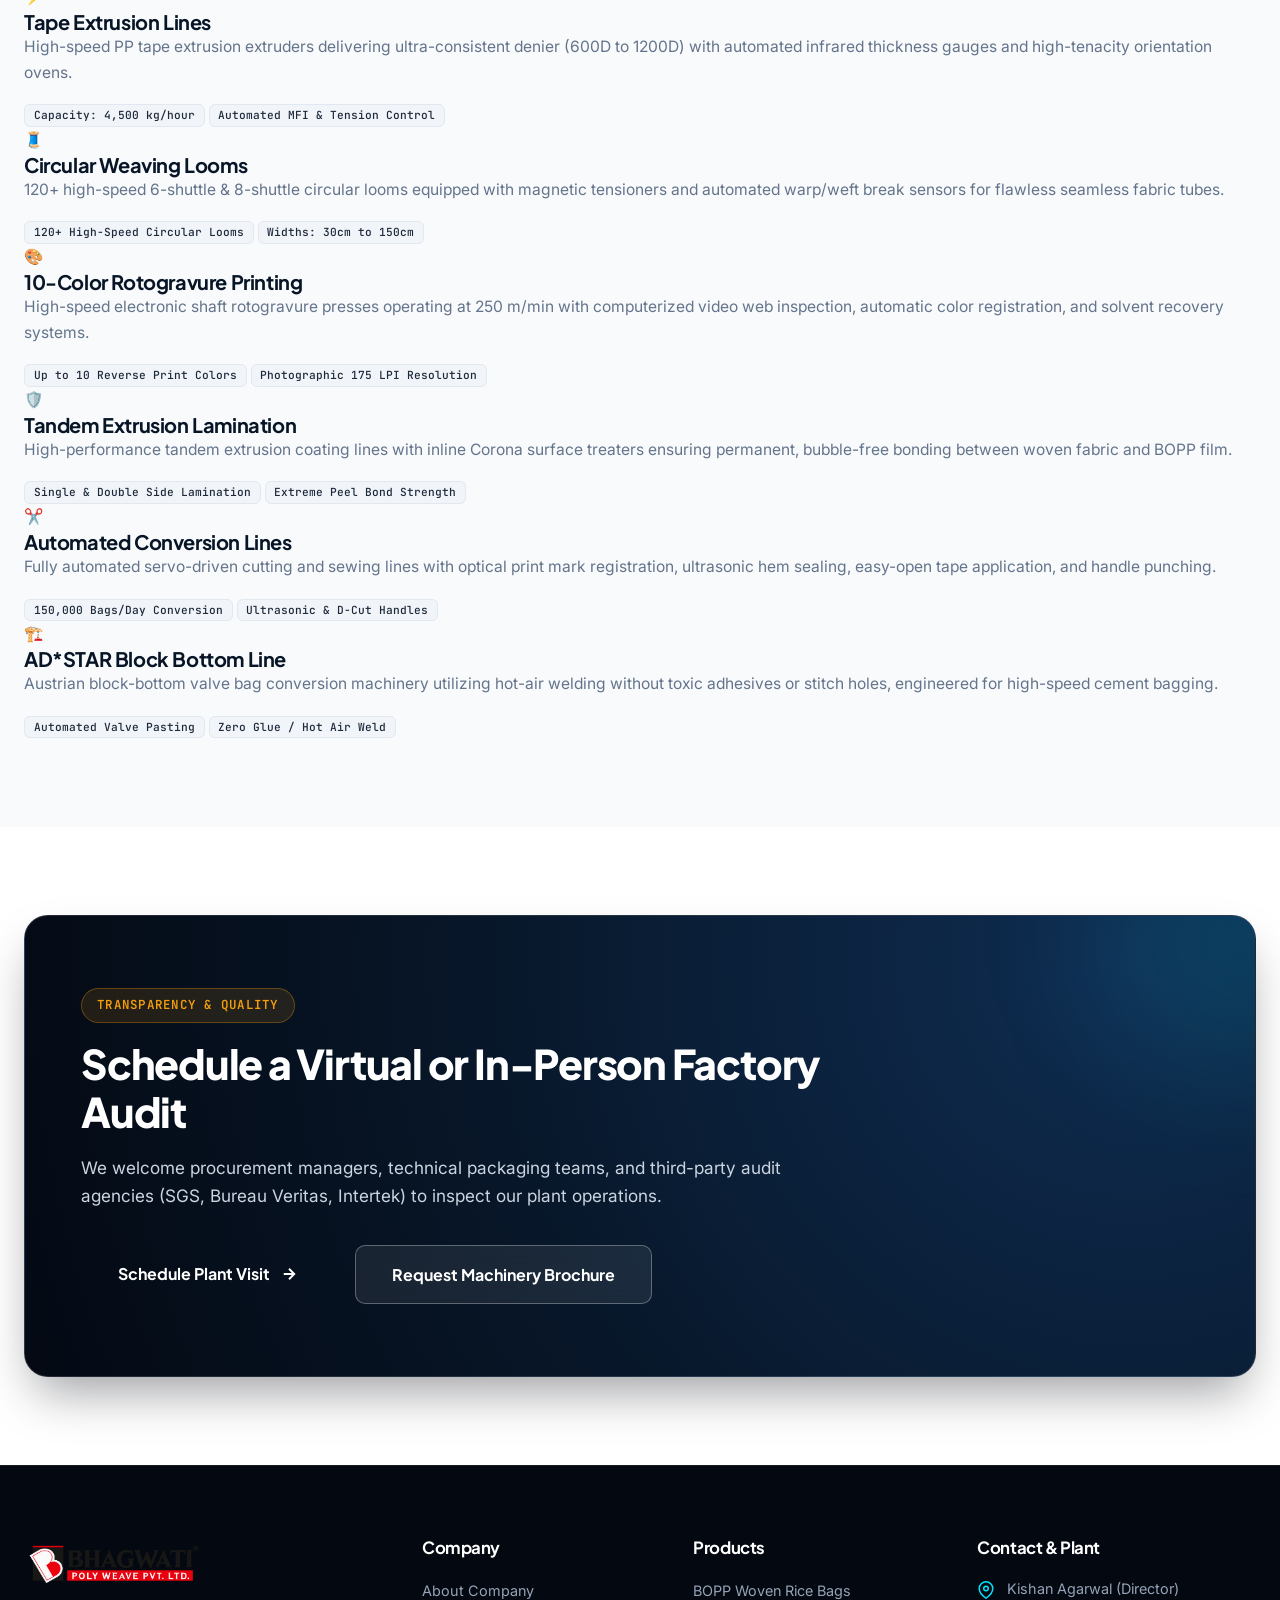
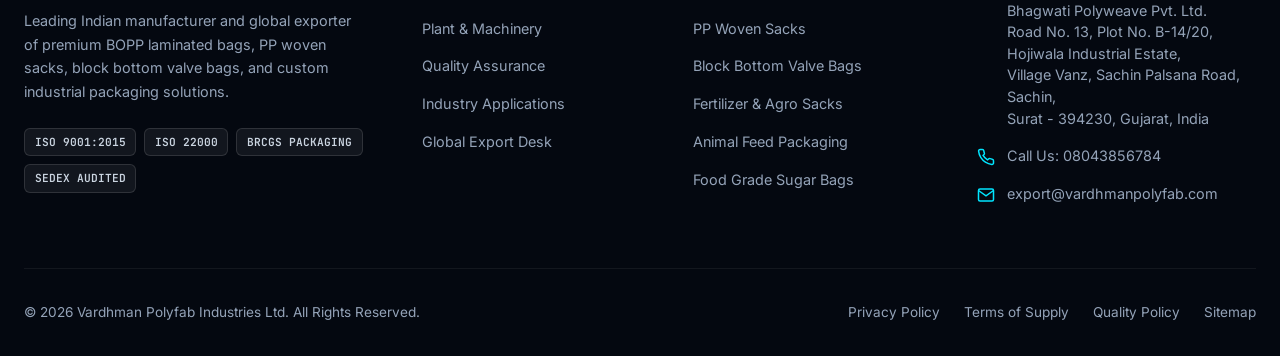
<file: infrastructure.html>
<!DOCTYPE html>
<html lang="en">
<head>
    <meta charset="UTF-8">
    <meta name="viewport" content="width=device-width, initial-scale=1.0">
    <title>Manufacturing Infrastructure & Plant Machinery | Vardhman Polyfab</title>
    <meta name="description" content="Tour our 250,000 sq. ft. modern BOPP and PP woven bag manufacturing plant in Gujarat, India. Featuring European extrusion lines, 120+ circular looms, and 10-color rotogravure presses.">
    
    <!-- Open Graph Meta Tags -->
    <meta property="og:title" content="Manufacturing Infrastructure | Vardhman Polyfab Industries">
    <meta property="og:description" content="State-of-the-art plant infrastructure producing 120+ million woven sacks annually.">
    <meta property="og:type" content="website">
    <meta property="og:image" content="assets/images/plant-machinery.jpg">
    
    <!-- Stylesheet -->
    <link rel="stylesheet" href="assets/css/style.css">
</head>
<body>

    <!-- ================= TOPBAR ================= -->
    <div class="topbar">
        <div class="container-fluid">
            <div class="topbar-content">
                <div class="topbar-left">
                    <span class="topbar-item">
                        <svg width="14" height="14" viewBox="0 0 24 24" fill="none" stroke="currentColor" stroke-width="2"><path d="M22 16.92v3a2 2 0 0 1-2.18 2 19.79 19.79 0 0 1-8.63-3.07 19.5 19.5 0 0 1-6-6 19.79 19.79 0 0 1-3.07-8.67A2 2 0 0 1 4.11 2h3a2 2 0 0 1 2 1.72 12.84 12.84 0 0 0 .7 2.81 2 2 0 0 1-.45 2.11L8.09 9.91a16 16 0 0 0 6 6l1.27-1.27a2 2 0 0 1 2.11-.45 12.84 12.84 0 0 0 2.81.7A2 2 0 0 1 22 16.92z"></path></svg>
                        <a href="tel:+917926584400">+91 (79) 2658-4400</a> / <a href="tel:+919825012345">+91 98250 12345</a>
                    </span>
                    <span class="topbar-item">
                        <svg width="14" height="14" viewBox="0 0 24 24" fill="none" stroke="currentColor" stroke-width="2"><path d="M4 4h16c1.1 0 2 .9 2 2v12c0 1.1-.9 2-2 2H4c-1.1 0-2-.9-2-2V6c0-1.1.9-2 2-2z"></path><polyline points="22,6 12,13 2,6"></polyline></svg>
                        <a href="mailto:export@vardhmanpolyfab.com">export@vardhmanpolyfab.com</a>
                    </span>
                </div>
                <div class="topbar-right">
                    <span class="topbar-badge">ISO 9001:2015 & BRCGS CERTIFIED</span>
                    <span class="topbar-item">
                        <svg width="14" height="14" viewBox="0 0 24 24" fill="none" stroke="currentColor" stroke-width="2"><circle cx="12" cy="12" r="10"></circle><line x1="2" y1="12" x2="22" y2="12"></line><path d="M12 2a15.3 15.3 0 0 1 4 10 15.3 15.3 0 0 1-4 10 15.3 15.3 0 0 1-4-10 15.3 15.3 0 0 1 4-10z"></path></svg>
                        Exporting to 50+ Global Markets
                    </span>
                </div>
            </div>
        </div>
    </div>

    <!-- ================= HEADER & NAVIGATION ================= -->
    <header class="site-header">
        <div class="container-fluid">
            <div class="navbar-main">
                <a href="index.html" class="brand-logo" title="Bhagwati Poly Weave Pvt. Ltd.">
                    <img src="assets/images/logo.png" alt="Bhagwati Poly Weave Pvt. Ltd." class="site-logo">
                </a>

                <nav>
                    <ul class="nav-menu">
                        <li><a href="index.html" class="nav-link">Home</a></li>
                        <li><a href="about.html" class="nav-link">About Us</a></li>
                        <li><a href="products.html" class="nav-link">Products</a></li>
                        <li><a href="applications.html" class="nav-link">Applications</a></li>
                        <li><a href="infrastructure.html" class="nav-link active">Infrastructure</a></li>
                        <li><a href="quality.html" class="nav-link">Quality</a></li>
                        <li><a href="contact.html" class="nav-link">Contact</a></li>
                    </ul>
                </nav>

                <div class="header-actions">
                    <button type="button" class="btn btn-primary open-quote-modal">
                        Get a Quote
                        <svg width="16" height="16" viewBox="0 0 24 24" fill="none" stroke="currentColor" stroke-width="2.5"><line x1="5" y1="12" x2="19" y2="12"></line><polyline points="12 5 19 12 12 19"></polyline></svg>
                    </button>
                    <button type="button" class="mobile-toggle" aria-label="Toggle navigation menu">
                        <svg width="24" height="24" viewBox="0 0 24 24" fill="none" stroke="currentColor" stroke-width="2"><line x1="3" y1="12" x2="21" y2="12"></line><line x1="3" y1="6" x2="21" y2="6"></line><line x1="3" y1="18" x2="21" y2="18"></line></svg>
                    </button>
                </div>
            </div>
        </div>
    </header>

    <!-- Mobile Navigation Drawer -->
    <div class="mobile-nav-overlay"></div>
    <aside class="mobile-nav-drawer">
        <div class="mobile-nav-header">
            <a href="index.html" class="brand-logo" title="Bhagwati Poly Weave Pvt. Ltd.">
                <img src="assets/images/logo.png" alt="Bhagwati Poly Weave Pvt. Ltd." class="site-logo">
            </a>
            <button type="button" class="mobile-close-btn" aria-label="Close menu">&times;</button>
        </div>
        <ul class="mobile-nav-list">
            <li><a href="index.html">Home</a></li>
            <li><a href="about.html">About Us</a></li>
            <li><a href="products.html">Products</a></li>
            <li><a href="applications.html">Applications</a></li>
            <li><a href="infrastructure.html" class="active">Infrastructure</a></li>
            <li><a href="quality.html">Quality</a></li>
            <li><a href="contact.html">Contact Us</a></li>
        </ul>
    </aside>

    <main>
        <!-- ================= PAGE HERO ================= -->
        <section class="page-hero">
            <div class="container">
                <div class="page-hero-content">
                    <nav class="breadcrumb" aria-label="Breadcrumb">
                        <a href="index.html">Home</a>
                        <span>/</span>
                        <span>Infrastructure</span>
                    </nav>
                    <span class="section-tag light">State-of-the-Art Plant</span>
                    <h1>World-Class Manufacturing Infrastructure</h1>
                    <p>
                        Spanning 250,000 sq. ft. of automated manufacturing in Gujarat, India, our integrated facility combines European extrusion technology, high-speed looms, and 10-color electronic gravure printing.
                    </p>
                </div>
            </div>
        </section>

        <!-- ================= PLANT OVERVIEW ================= -->
        <section class="section bg-white">
            <div class="container">
                <div class="about-grid">
                    <div class="about-image-wrapper">
                        <div class="about-main-img">
                            <img src="assets/images/plant-machinery.jpg" alt="Vardhman Polyfab automated circular weaving floor" width="650" height="450">
                        </div>
                    </div>

                    <div class="about-content">
                        <span class="section-tag">Facility Overview</span>
                        <h2 class="section-title">Scale, Automation & Precision Engineering</h2>
                        <p>
                            Designed from the ground up to support high-volume export contracts, our plant operates 24/7 under computerized process control, automated pneumatic resin conveying, and HEPA-filtered clean room environments for food-grade packaging.
                        </p>
                        <p>
                            Our vertical integration ensures that raw virgin polymer entering our gate is converted into precision slit tape, woven into seamless tubular fabric, laminated with photorealistic printed BOPP film, and converted into finished bags under a single continuous quality oversight system.
                        </p>

                        <div style="display:grid; grid-template-columns:1fr 1fr; gap:1rem; margin-top:2rem;">
                            <div class="export-stat-card">
                                <strong>250,000 Sq. Ft.</strong>
                                <span>Total Built-Up Campus</span>
                            </div>
                            <div class="export-stat-card">
                                <strong>120M+ Bags</strong>
                                <span>Annual Finished Output</span>
                            </div>
                            <div class="export-stat-card">
                                <strong>10,000 MT</strong>
                                <span>Polymer Processed / Year</span>
                            </div>
                            <div class="export-stat-card">
                                <strong>2.5 Megawatt</strong>
                                <span>Captive Solar Power</span>
                            </div>
                        </div>
                    </div>
                </div>
            </div>
        </section>

        <!-- ================= MACHINERY & SECTIONS BREAKDOWN ================= -->
        <section class="section bg-light">
            <div class="container">
                <div class="section-header text-center">
                    <span class="section-tag gold">Machinery Portfolio</span>
                    <h2 class="section-title">Core Manufacturing Departments</h2>
                    <p class="section-desc">
                        Our capital machinery investments originate from world-renowned packaging machinery builders in Austria, Germany, and India.
                    </p>
                </div>

                <div class="why-grid" style="grid-template-columns: repeat(2, 1fr); gap:2rem;">
                    <!-- Unit 1 -->
                    <div class="why-card">
                        <div class="why-icon">⚡</div>
                        <h3 style="font-size:1.25rem;">Tape Extrusion Lines</h3>
                        <p style="margin-bottom:1rem;">High-speed PP tape extrusion extruders delivering ultra-consistent denier (600D to 1200D) with automated infrared thickness gauges and high-tenacity orientation ovens.</p>
                        <span class="spec-pill">Capacity: 4,500 kg/hour</span>
                        <span class="spec-pill">Automated MFI & Tension Control</span>
                    </div>

                    <!-- Unit 2 -->
                    <div class="why-card">
                        <div class="why-icon">🧵</div>
                        <h3 style="font-size:1.25rem;">Circular Weaving Looms</h3>
                        <p style="margin-bottom:1rem;">120+ high-speed 6-shuttle & 8-shuttle circular looms equipped with magnetic tensioners and automated warp/weft break sensors for flawless seamless fabric tubes.</p>
                        <span class="spec-pill">120+ High-Speed Circular Looms</span>
                        <span class="spec-pill">Widths: 30cm to 150cm</span>
                    </div>

                    <!-- Unit 3 -->
                    <div class="why-card">
                        <div class="why-icon">🎨</div>
                        <h3 style="font-size:1.25rem;">10-Color Rotogravure Printing</h3>
                        <p style="margin-bottom:1rem;">High-speed electronic shaft rotogravure presses operating at 250 m/min with computerized video web inspection, automatic color registration, and solvent recovery systems.</p>
                        <span class="spec-pill">Up to 10 Reverse Print Colors</span>
                        <span class="spec-pill">Photographic 175 LPI Resolution</span>
                    </div>

                    <!-- Unit 4 -->
                    <div class="why-card">
                        <div class="why-icon">🛡️</div>
                        <h3 style="font-size:1.25rem;">Tandem Extrusion Lamination</h3>
                        <p style="margin-bottom:1rem;">High-performance tandem extrusion coating lines with inline Corona surface treaters ensuring permanent, bubble-free bonding between woven fabric and BOPP film.</p>
                        <span class="spec-pill">Single & Double Side Lamination</span>
                        <span class="spec-pill">Extreme Peel Bond Strength</span>
                    </div>

                    <!-- Unit 5 -->
                    <div class="why-card">
                        <div class="why-icon">✂️</div>
                        <h3 style="font-size:1.25rem;">Automated Conversion Lines</h3>
                        <p style="margin-bottom:1rem;">Fully automated servo-driven cutting and sewing lines with optical print mark registration, ultrasonic hem sealing, easy-open tape application, and handle punching.</p>
                        <span class="spec-pill">150,000 Bags/Day Conversion</span>
                        <span class="spec-pill">Ultrasonic & D-Cut Handles</span>
                    </div>

                    <!-- Unit 6 -->
                    <div class="why-card">
                        <div class="why-icon">🏗️</div>
                        <h3 style="font-size:1.25rem;">AD*STAR Block Bottom Line</h3>
                        <p style="margin-bottom:1rem;">Austrian block-bottom valve bag conversion machinery utilizing hot-air welding without toxic adhesives or stitch holes, engineered for high-speed cement bagging.</p>
                        <span class="spec-pill">Automated Valve Pasting</span>
                        <span class="spec-pill">Zero Glue / Hot Air Weld</span>
                    </div>
                </div>
            </div>
        </section>

        <!-- ================= PLANT TOUR & AUDIT CTA ================= -->
        <section class="section bg-white">
            <div class="container">
                <div class="cta-banner">
                    <div class="cta-content">
                        <span class="section-tag light">Transparency & Quality</span>
                        <h2>Schedule a Virtual or In-Person Factory Audit</h2>
                        <p>
                            We welcome procurement managers, technical packaging teams, and third-party audit agencies (SGS, Bureau Veritas, Intertek) to inspect our plant operations.
                        </p>
                        <div class="cta-buttons">
                            <a href="contact.html" class="btn btn-accent btn-lg">
                                Schedule Plant Visit
                                <svg width="18" height="18" viewBox="0 0 24 24" fill="none" stroke="currentColor" stroke-width="2.5"><line x1="5" y1="12" x2="19" y2="12"></line><polyline points="12 5 19 12 12 19"></polyline></svg>
                            </a>
                            <button type="button" class="btn btn-outline-white btn-lg open-quote-modal">
                                Request Machinery Brochure
                            </button>
                        </div>
                    </div>
                </div>
            </div>
        </section>
    </main>

    <!-- ================= FOOTER ================= -->
    <footer class="site-footer">
        <div class="container">
            <div class="footer-grid">
                <div class="footer-brand">
                    <a href="index.html" class="brand-logo" style="margin-bottom:1rem;" title="Bhagwati Poly Weave Pvt. Ltd.">
                        <img src="assets/images/logo.png" alt="Bhagwati Poly Weave Pvt. Ltd." class="site-logo footer-logo">
                    </a>
                    <p>
                        Leading Indian manufacturer and global exporter of premium BOPP laminated bags, PP woven sacks, block bottom valve bags, and custom industrial packaging solutions.
                    </p>
                    <div class="footer-cert-tags">
                        <span>ISO 9001:2015</span>
                        <span>ISO 22000</span>
                        <span>BRCGS PACKAGING</span>
                        <span>SEDEX AUDITED</span>
                    </div>
                </div>
                
                <div class="footer-col">
                    <h4>Company</h4>
                    <ul class="footer-links">
                        <li><a href="about.html">About Company</a></li>
                        <li><a href="infrastructure.html">Plant & Machinery</a></li>
                        <li><a href="quality.html">Quality Assurance</a></li>
                        <li><a href="applications.html">Industry Applications</a></li>
                        <li><a href="contact.html">Global Export Desk</a></li>
                    </ul>
                </div>
                
                <div class="footer-col">
                    <h4>Products</h4>
                    <ul class="footer-links">
                        <li><a href="products.html">BOPP Woven Rice Bags</a></li>
                        <li><a href="products.html">PP Woven Sacks</a></li>
                        <li><a href="products.html">Block Bottom Valve Bags</a></li>
                        <li><a href="products.html">Fertilizer & Agro Sacks</a></li>
                        <li><a href="products.html">Animal Feed Packaging</a></li>
                        <li><a href="products.html">Food Grade Sugar Bags</a></li>
                    </ul>
                </div>
                
                <div class="footer-col">
                    <h4>Contact & Plant</h4>
                    <div class="footer-contact-item">
                        <svg width="18" height="18" viewBox="0 0 24 24" fill="none" stroke="currentColor" stroke-width="2"><path d="M21 10c0 7-9 13-9 13s-9-6-9-13a9 9 0 0 1 18 0z"></path><circle cx="12" cy="10" r="3"></circle></svg>
                        <span>Kishan Agarwal (Director)<br>Bhagwati Polyweave Pvt. Ltd.<br>Road No. 13, Plot No. B-14/20,<br>Hojiwala Industrial Estate,<br>Village Vanz, Sachin Palsana Road,<br>Sachin,<br>Surat - 394230, Gujarat, India</span>
                    </div>
                    <div class="footer-contact-item">
                        <svg width="18" height="18" viewBox="0 0 24 24" fill="none" stroke="currentColor" stroke-width="2"><path d="M22 16.92v3a2 2 0 0 1-2.18 2 19.79 19.79 0 0 1-8.63-3.07 19.5 19.5 0 0 1-6-6 19.79 19.79 0 0 1-3.07-8.67A2 2 0 0 1 4.11 2h3a2 2 0 0 1 2 1.72 12.84 12.84 0 0 0 .7 2.81 2 2 0 0 1-.45 2.11L8.09 9.91a16 16 0 0 0 6 6l1.27-1.27a2 2 0 0 1 2.11-.45 12.84 12.84 0 0 0 2.81.7A2 2 0 0 1 22 16.92z"></path></svg>
                        <span>Call Us: <a href="tel:08043856784">08043856784</a></span>
                    </div>
                    <div class="footer-contact-item">
                        <svg width="18" height="18" viewBox="0 0 24 24" fill="none" stroke="currentColor" stroke-width="2"><path d="M4 4h16c1.1 0 2 .9 2 2v12c0 1.1-.9 2-2 2H4c-1.1 0-2-.9-2-2V6c0-1.1.9-2 2-2z"></path><polyline points="22,6 12,13 2,6"></polyline></svg>
                        <span><a href="mailto:export@vardhmanpolyfab.com">export@vardhmanpolyfab.com</a></span>
                    </div>
                </div>
            </div>
            
            <div class="footer-bottom">
                <div>
                    &copy; 2026 Vardhman Polyfab Industries Ltd. All Rights Reserved.
                </div>
                <div class="footer-bottom-links">
                    <a href="contact.html">Privacy Policy</a>
                    <a href="contact.html">Terms of Supply</a>
                    <a href="quality.html">Quality Policy</a>
                    <a href="contact.html">Sitemap</a>
                </div>
            </div>
        </div>
    </footer>

    <!-- Shared Quote Modal -->
    <div class="modal-overlay" id="quoteModal">
        <div class="modal-card">
            <button type="button" class="modal-close" aria-label="Close modal">&times;</button>
            <span class="section-tag">Instant Technical RFQ</span>
            <h3 style="margin: 0.5rem 0 1.25rem;">Request a Custom Bag Quotation</h3>
            <form id="modalQuoteForm">
                <div class="form-grid">
                    <div class="form-group">
                        <label class="form-label">Your Name <span class="req">*</span></label>
                        <input type="text" class="form-control" placeholder="e.g. John Doe" required>
                    </div>
                    <div class="form-group">
                        <label class="form-label">Company Name <span class="req">*</span></label>
                        <input type="text" class="form-control" placeholder="e.g. Acme Agritech Ltd." required>
                    </div>
                    <div class="form-group">
                        <label class="form-label">Work Email <span class="req">*</span></label>
                        <input type="email" class="form-control" placeholder="john@company.com" required>
                    </div>
                    <div class="form-group">
                        <label class="form-label">Phone / WhatsApp <span class="req">*</span></label>
                        <input type="tel" class="form-control" placeholder="+1 555-0199" required>
                    </div>
                    <div class="form-group">
                        <label class="form-label">Product Type</label>
                        <select class="form-control" name="product_type">
                            <option value="BOPP Woven Bags">BOPP Woven Bags (Rotogravure)</option>
                            <option value="PP Woven Sacks">PP Woven Sacks</option>
                            <option value="Block Bottom Valve Bags">Block Bottom Valve Bags</option>
                            <option value="Fertilizer & Agro Sacks">Fertilizer & Agro Sacks</option>
                            <option value="Rice & Grain Sacks">Rice & Grain Sacks</option>
                            <option value="Food Grade Sugar Bags">Food Grade Sugar Bags</option>
                            <option value="Animal Feed Bags">Animal Feed & Pet Care Bags</option>
                            <option value="Custom Packaging">Other / Custom Requirement</option>
                        </select>
                    </div>
                    <div class="form-group">
                        <label class="form-label">Estimated Quantity <span class="req">*</span></label>
                        <select class="form-control" required>
                            <option value="20000">20,000 – 50,000 Bags (1x20' FCL)</option>
                            <option value="100000">50,000 – 100,000 Bags (1x40' HC)</option>
                            <option value="250000">100,000+ Bags (Multiple FCLs)</option>
                            <option value="Sample">Sample Evaluation First</option>
                        </select>
                    </div>
                    <div class="form-group full-width">
                        <label class="form-label">Specification Details</label>
                        <textarea class="form-control" rows="3" placeholder="Bag dimensions, GSM, printing requirements, port of destination..."></textarea>
                    </div>
                    <div class="form-group full-width" style="margin-top:0.5rem;">
                        <button type="submit" class="btn btn-primary btn-lg" style="width:100%;">
                            Submit RFQ for Instant Quote
                            <svg width="18" height="18" viewBox="0 0 24 24" fill="none" stroke="currentColor" stroke-width="2.5"><line x1="5" y1="12" x2="19" y2="12"></line><polyline points="12 5 19 12 12 19"></polyline></svg>
                        </button>
                    </div>
                </div>
            </form>
        </div>
    </div>

    <!-- Back to Top Button -->
    <button type="button" class="back-to-top" aria-label="Back to top">
        <svg width="20" height="20" viewBox="0 0 24 24" fill="none" stroke="currentColor" stroke-width="2.5"><line x1="12" y1="19" x2="12" y2="5"></line><polyline points="5 12 12 5 19 12"></polyline></svg>
    </button>

    <script src="assets/js/script.js"></script>
</body>
</html>
</file>
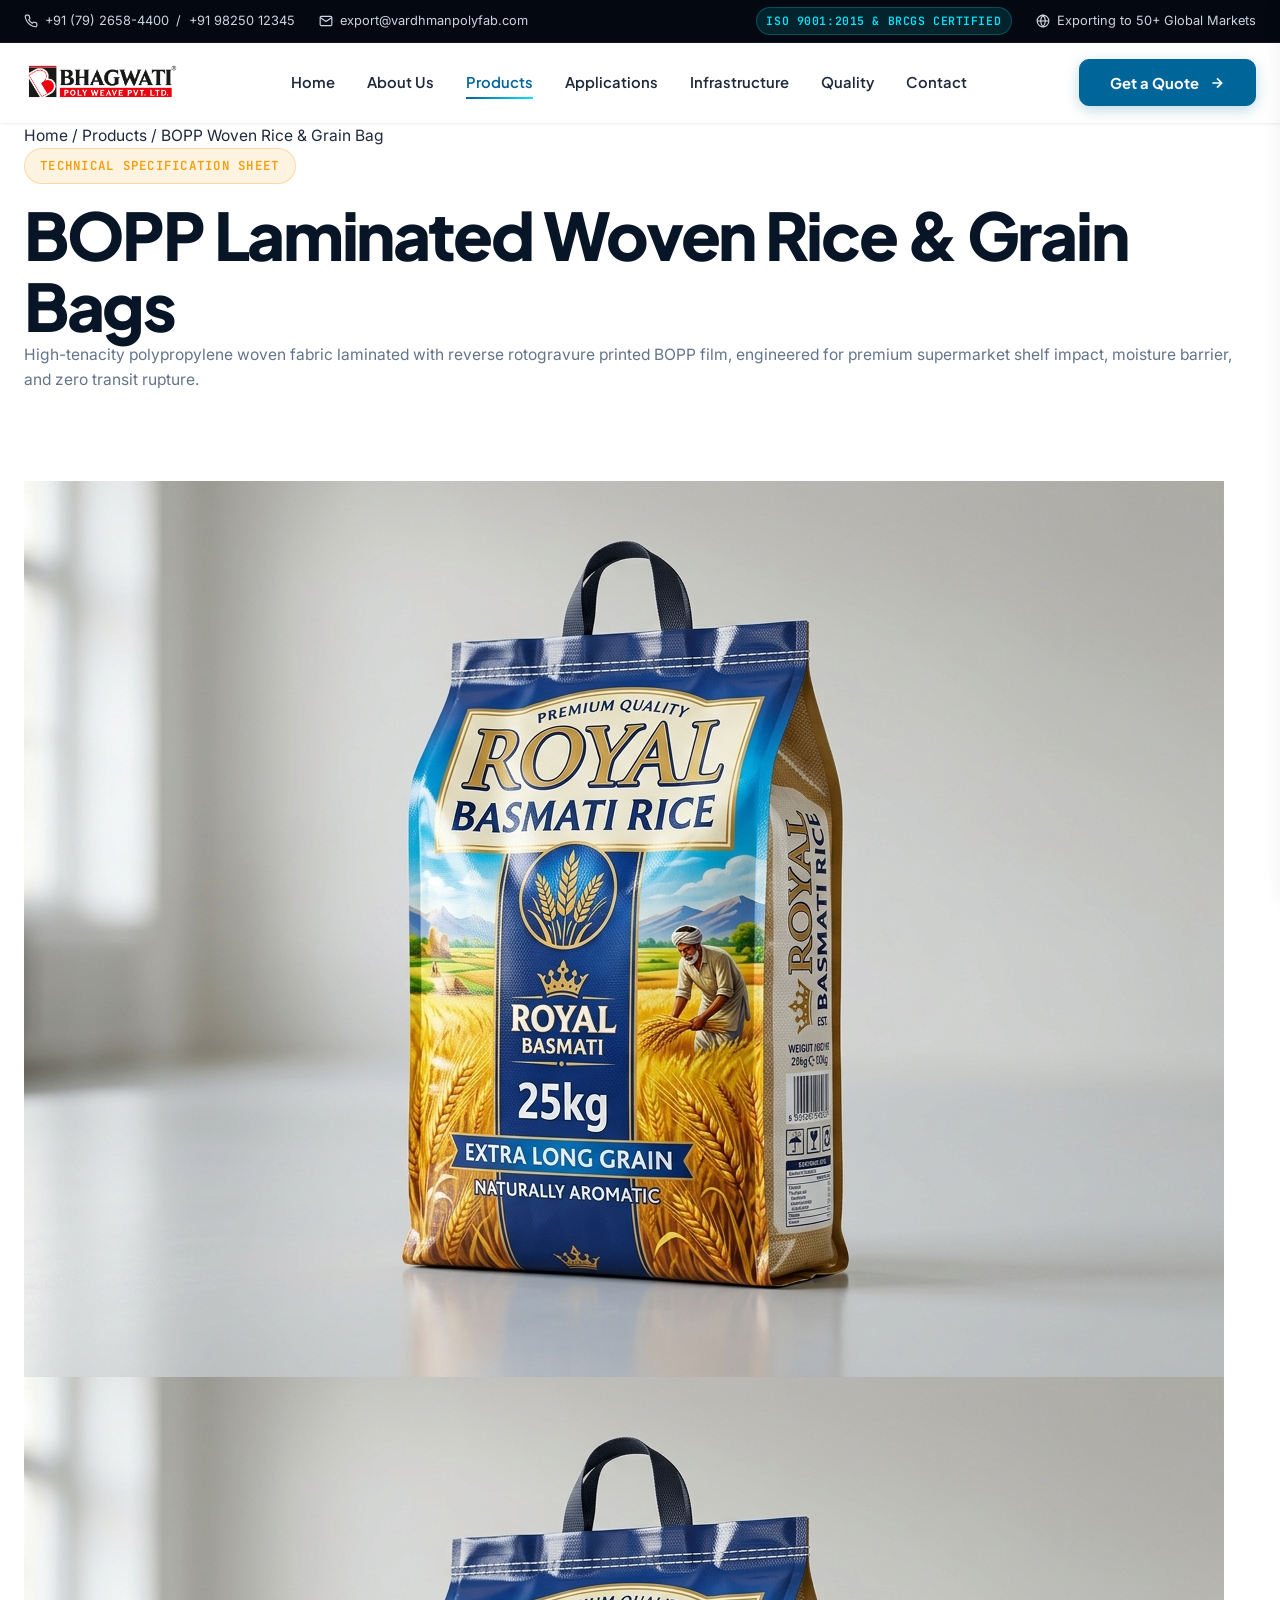
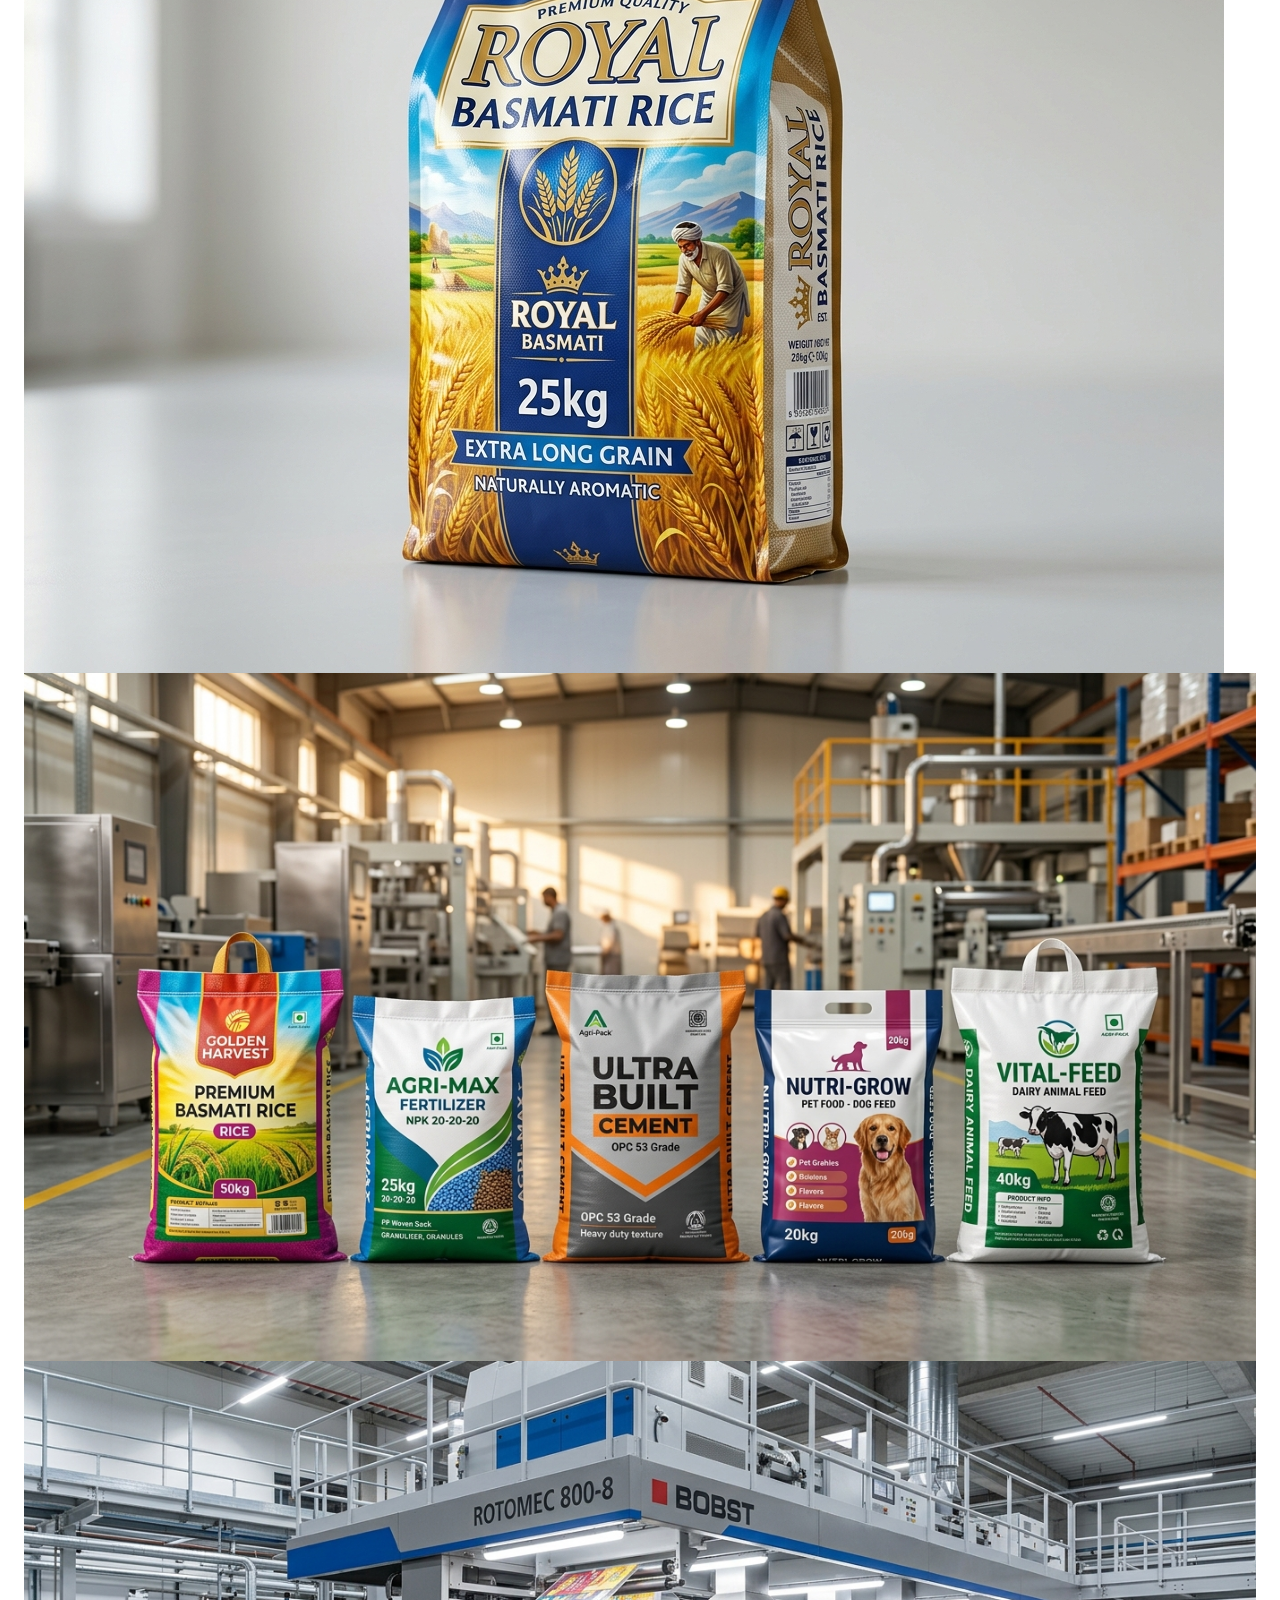
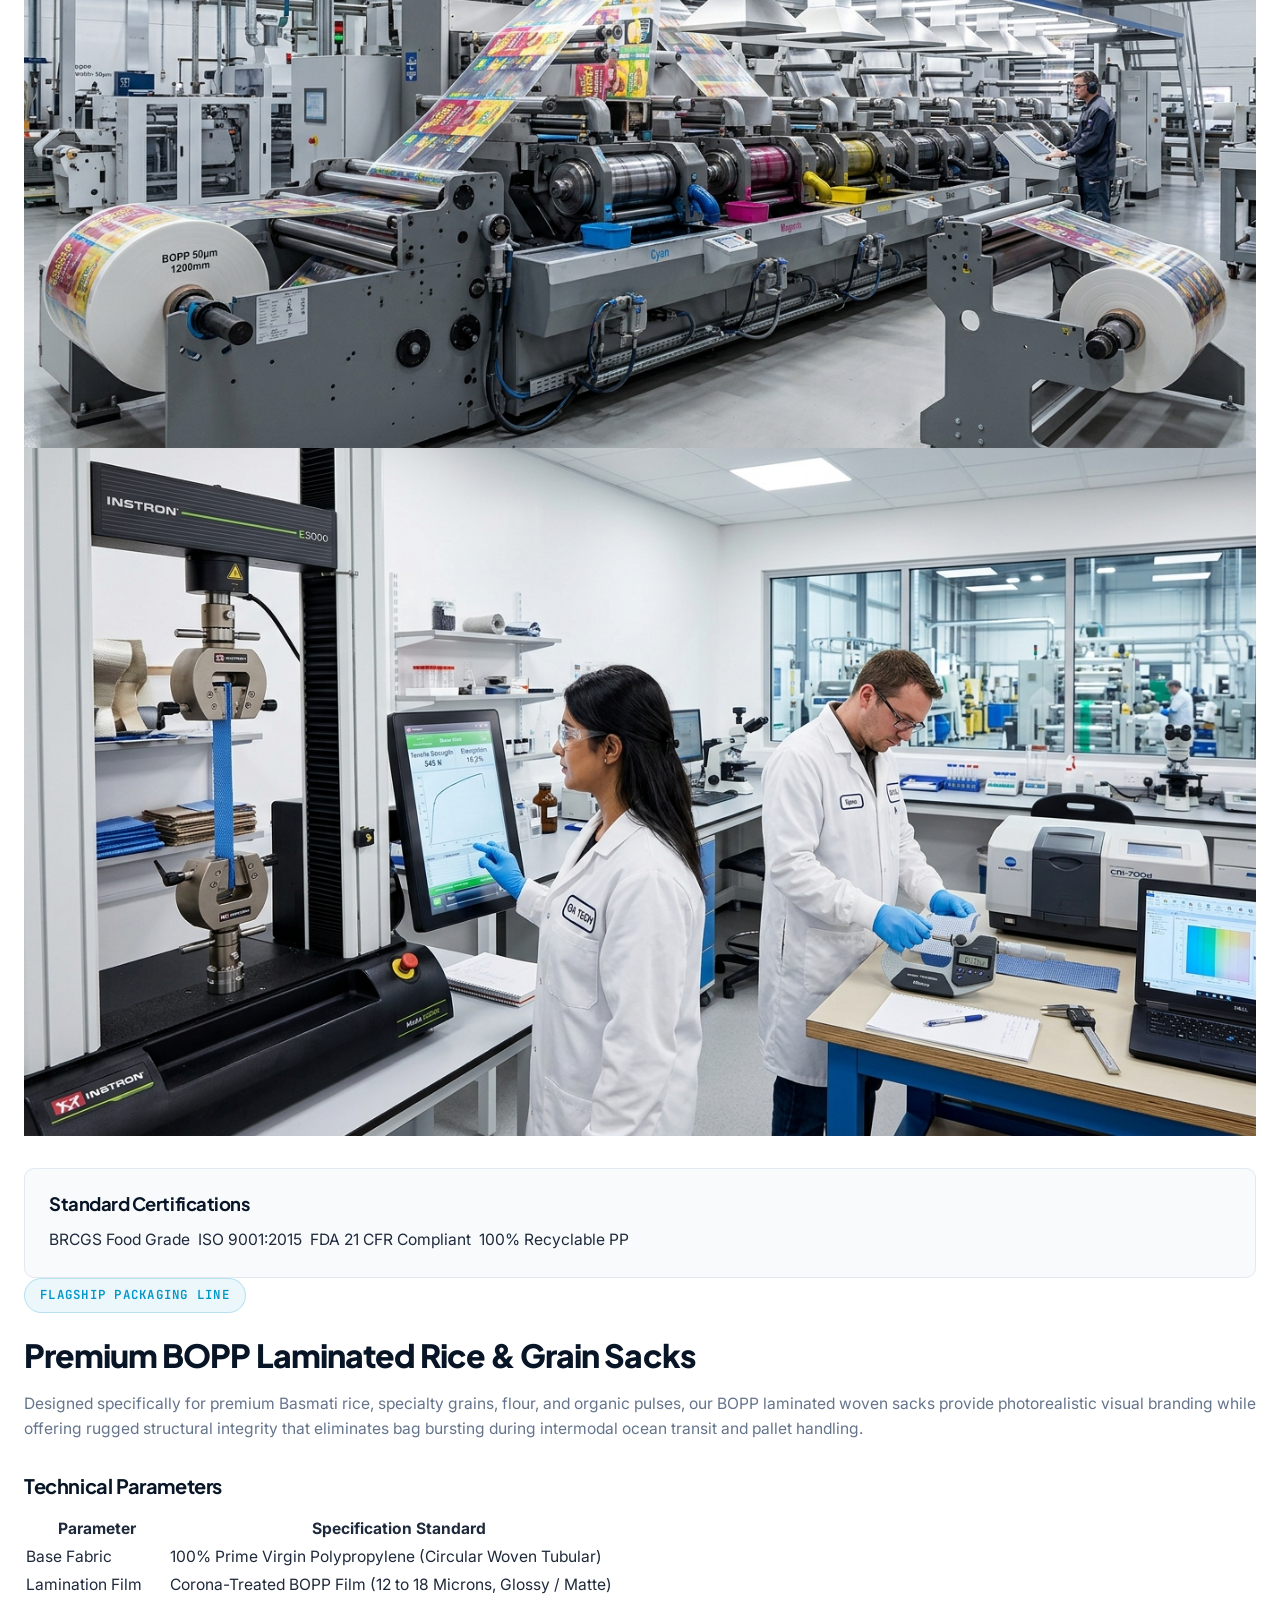
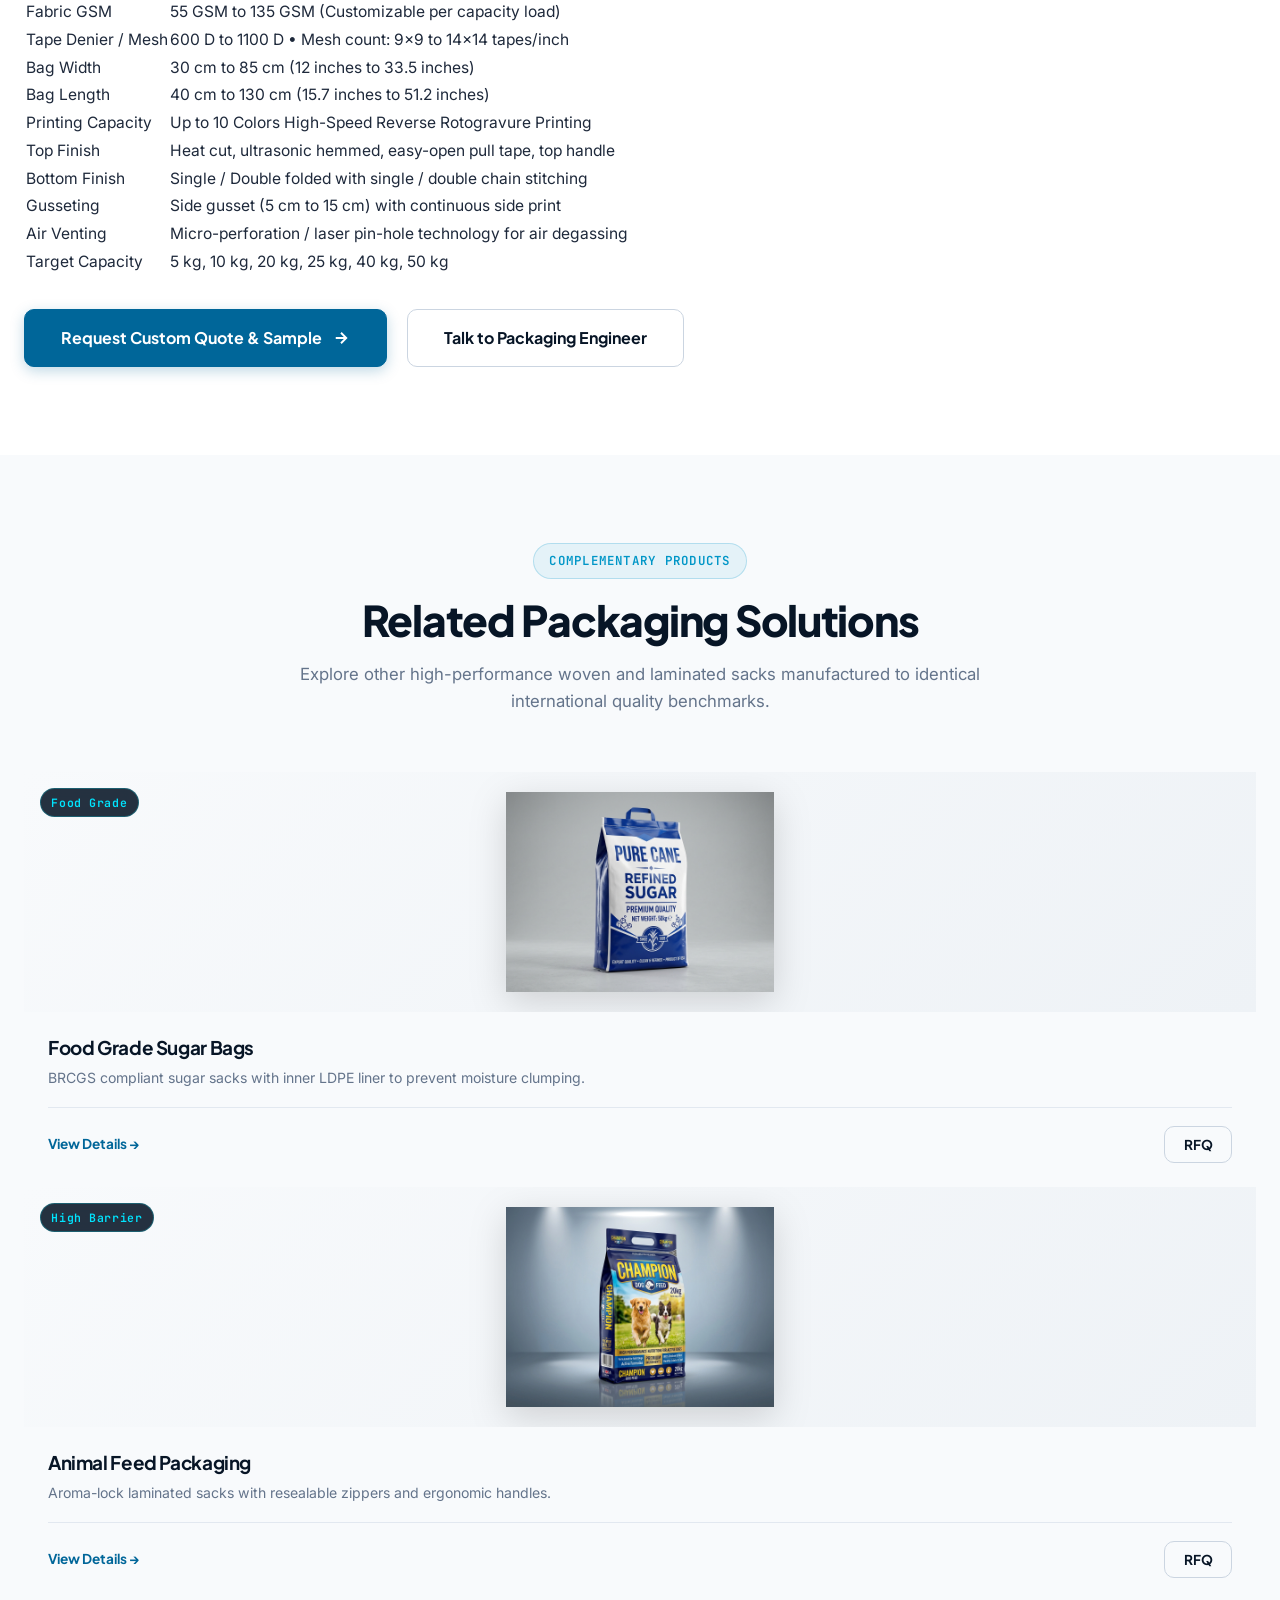
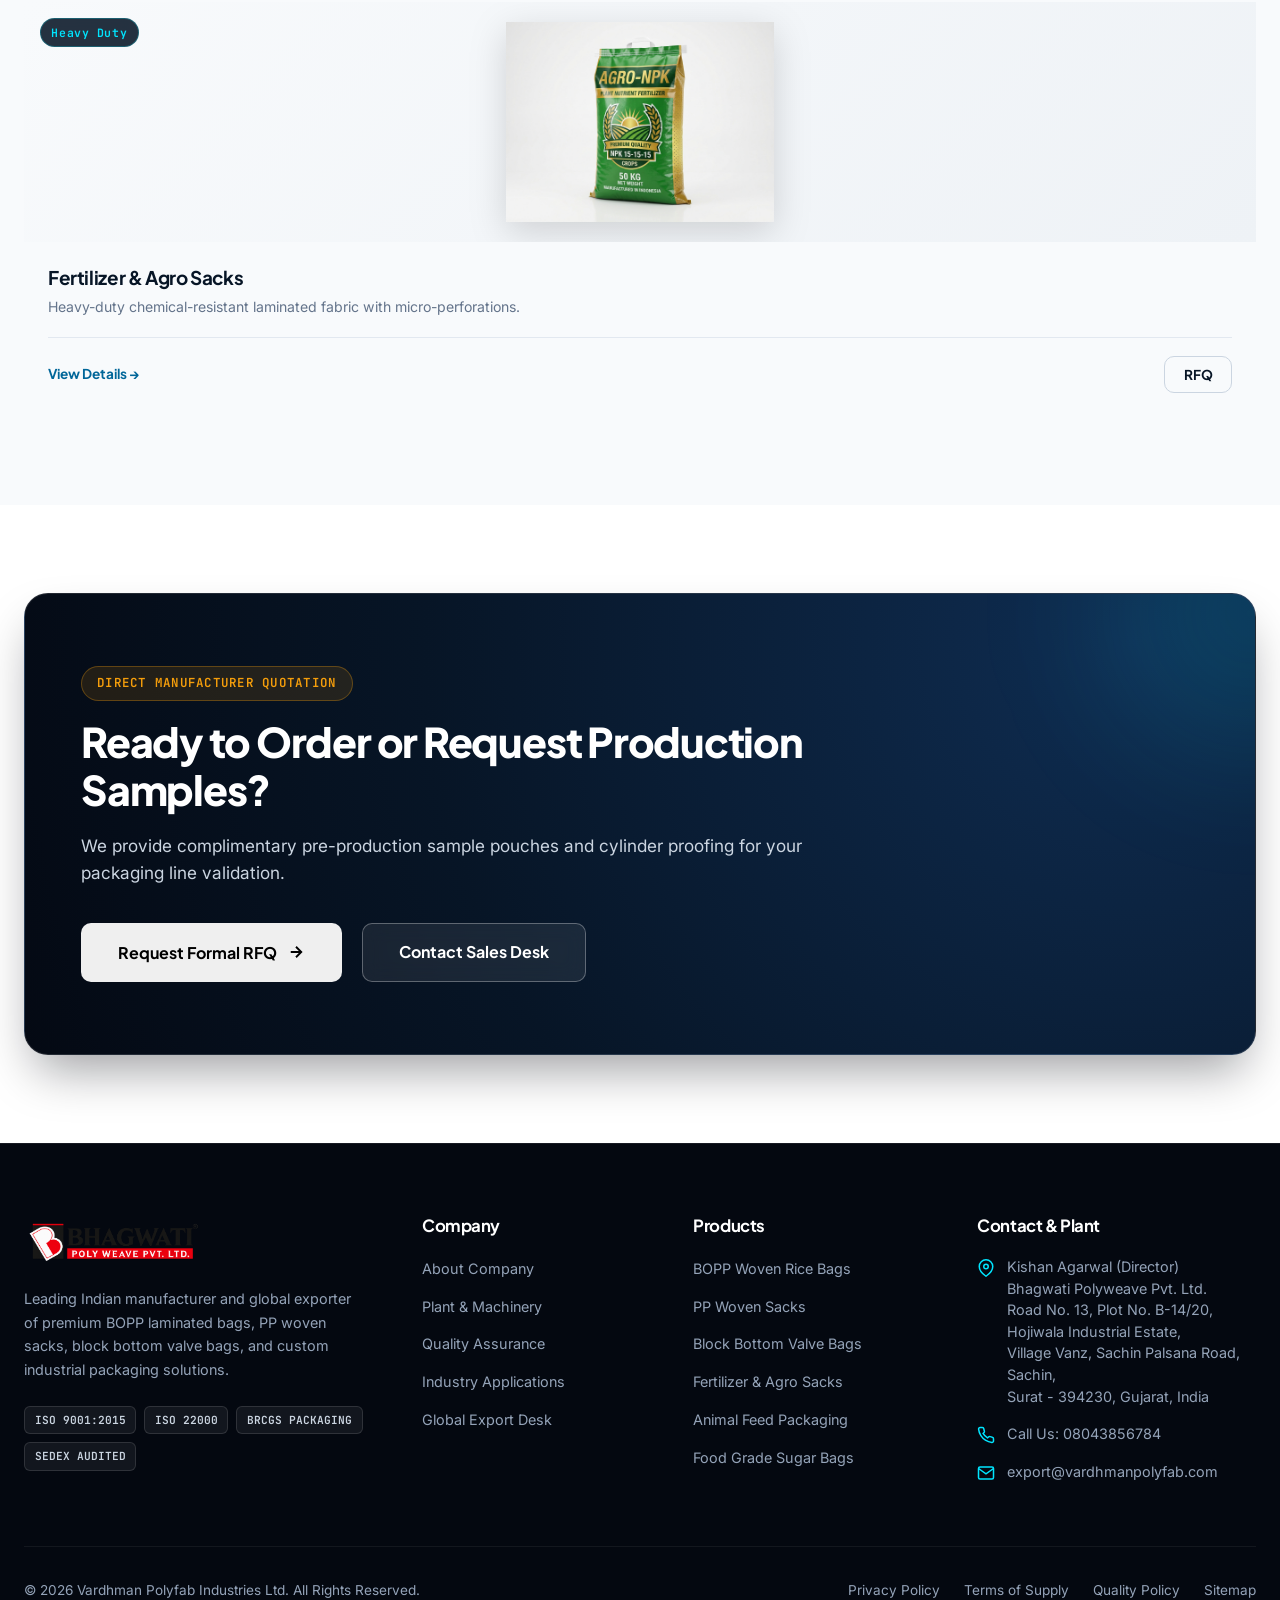
<file: product-detail.html>
<!DOCTYPE html>
<html lang="en">
<head>
    <meta charset="UTF-8">
    <meta name="viewport" content="width=device-width, initial-scale=1.0">
    <title>BOPP Woven Rice & Grain Bags - Technical Specifications | Vardhman Polyfab</title>
    <meta name="description" content="Technical specification sheet for BOPP laminated woven rice sacks manufactured by Vardhman Polyfab. Features 10-color reverse rotogravure printing, 55-140 GSM fabric, food-grade BRCGS compliance.">
    
    <!-- Open Graph Meta Tags -->
    <meta property="og:title" content="BOPP Woven Rice Bags Specifications | Vardhman Polyfab">
    <meta property="og:description" content="High tensile strength, moisture barrier, photorealistic rotogravure branding for premium rice and grain packaging.">
    <meta property="og:type" content="website">
    <meta property="og:image" content="assets/images/bopp-rice-bag.jpg">
    
    <!-- Stylesheet -->
    <link rel="stylesheet" href="assets/css/style.css">
</head>
<body>

    <!-- ================= TOPBAR ================= -->
    <div class="topbar">
        <div class="container-fluid">
            <div class="topbar-content">
                <div class="topbar-left">
                    <span class="topbar-item">
                        <svg width="14" height="14" viewBox="0 0 24 24" fill="none" stroke="currentColor" stroke-width="2"><path d="M22 16.92v3a2 2 0 0 1-2.18 2 19.79 19.79 0 0 1-8.63-3.07 19.5 19.5 0 0 1-6-6 19.79 19.79 0 0 1-3.07-8.67A2 2 0 0 1 4.11 2h3a2 2 0 0 1 2 1.72 12.84 12.84 0 0 0 .7 2.81 2 2 0 0 1-.45 2.11L8.09 9.91a16 16 0 0 0 6 6l1.27-1.27a2 2 0 0 1 2.11-.45 12.84 12.84 0 0 0 2.81.7A2 2 0 0 1 22 16.92z"></path></svg>
                        <a href="tel:+917926584400">+91 (79) 2658-4400</a> / <a href="tel:+919825012345">+91 98250 12345</a>
                    </span>
                    <span class="topbar-item">
                        <svg width="14" height="14" viewBox="0 0 24 24" fill="none" stroke="currentColor" stroke-width="2"><path d="M4 4h16c1.1 0 2 .9 2 2v12c0 1.1-.9 2-2 2H4c-1.1 0-2-.9-2-2V6c0-1.1.9-2 2-2z"></path><polyline points="22,6 12,13 2,6"></polyline></svg>
                        <a href="mailto:export@vardhmanpolyfab.com">export@vardhmanpolyfab.com</a>
                    </span>
                </div>
                <div class="topbar-right">
                    <span class="topbar-badge">ISO 9001:2015 & BRCGS CERTIFIED</span>
                    <span class="topbar-item">
                        <svg width="14" height="14" viewBox="0 0 24 24" fill="none" stroke="currentColor" stroke-width="2"><circle cx="12" cy="12" r="10"></circle><line x1="2" y1="12" x2="22" y2="12"></line><path d="M12 2a15.3 15.3 0 0 1 4 10 15.3 15.3 0 0 1-4 10 15.3 15.3 0 0 1-4-10 15.3 15.3 0 0 1 4-10z"></path></svg>
                        Exporting to 50+ Global Markets
                    </span>
                </div>
            </div>
        </div>
    </div>

    <!-- ================= HEADER & NAVIGATION ================= -->
    <header class="site-header">
        <div class="container-fluid">
            <div class="navbar-main">
                <a href="index.html" class="brand-logo" title="Bhagwati Poly Weave Pvt. Ltd.">
                    <img src="assets/images/logo.png" alt="Bhagwati Poly Weave Pvt. Ltd." class="site-logo">
                </a>

                <nav>
                    <ul class="nav-menu">
                        <li><a href="index.html" class="nav-link">Home</a></li>
                        <li><a href="about.html" class="nav-link">About Us</a></li>
                        <li><a href="products.html" class="nav-link active">Products</a></li>
                        <li><a href="applications.html" class="nav-link">Applications</a></li>
                        <li><a href="infrastructure.html" class="nav-link">Infrastructure</a></li>
                        <li><a href="quality.html" class="nav-link">Quality</a></li>
                        <li><a href="contact.html" class="nav-link">Contact</a></li>
                    </ul>
                </nav>

                <div class="header-actions">
                    <button type="button" class="btn btn-primary open-quote-modal">
                        Get a Quote
                        <svg width="16" height="16" viewBox="0 0 24 24" fill="none" stroke="currentColor" stroke-width="2.5"><line x1="5" y1="12" x2="19" y2="12"></line><polyline points="12 5 19 12 12 19"></polyline></svg>
                    </button>
                    <button type="button" class="mobile-toggle" aria-label="Toggle navigation menu">
                        <svg width="24" height="24" viewBox="0 0 24 24" fill="none" stroke="currentColor" stroke-width="2"><line x1="3" y1="12" x2="21" y2="12"></line><line x1="3" y1="6" x2="21" y2="6"></line><line x1="3" y1="18" x2="21" y2="18"></line></svg>
                    </button>
                </div>
            </div>
        </div>
    </header>

    <!-- Mobile Navigation Drawer -->
    <div class="mobile-nav-overlay"></div>
    <aside class="mobile-nav-drawer">
        <div class="mobile-nav-header">
            <a href="index.html" class="brand-logo" title="Bhagwati Poly Weave Pvt. Ltd.">
                <img src="assets/images/logo.png" alt="Bhagwati Poly Weave Pvt. Ltd." class="site-logo">
            </a>
            <button type="button" class="mobile-close-btn" aria-label="Close menu">&times;</button>
        </div>
        <ul class="mobile-nav-list">
            <li><a href="index.html">Home</a></li>
            <li><a href="about.html">About Us</a></li>
            <li><a href="products.html" class="active">Products</a></li>
            <li><a href="applications.html">Applications</a></li>
            <li><a href="infrastructure.html">Infrastructure</a></li>
            <li><a href="quality.html">Quality</a></li>
            <li><a href="contact.html">Contact Us</a></li>
        </ul>
    </aside>

    <main>
        <!-- ================= PAGE HERO & BREADCRUMB ================= -->
        <section class="page-hero">
            <div class="container">
                <div class="page-hero-content">
                    <nav class="breadcrumb" aria-label="Breadcrumb">
                        <a href="index.html">Home</a>
                        <span>/</span>
                        <a href="products.html">Products</a>
                        <span>/</span>
                        <span>BOPP Woven Rice & Grain Bag</span>
                    </nav>
                    <span class="section-tag light">Technical Specification Sheet</span>
                    <h1>BOPP Laminated Woven Rice & Grain Bags</h1>
                    <p>
                        High-tenacity polypropylene woven fabric laminated with reverse rotogravure printed BOPP film, engineered for premium supermarket shelf impact, moisture barrier, and zero transit rupture.
                    </p>
                </div>
            </div>
        </section>

        <!-- ================= PRODUCT DETAIL MAIN SECTION ================= -->
        <section class="section bg-white">
            <div class="container">
                <div class="product-detail-grid">
                    <!-- Left: Interactive Gallery -->
                    <div class="product-gallery-wrapper">
                        <div class="gallery-main">
                            <img src="assets/images/bopp-rice-bag.jpg" alt="Vardhman BOPP Woven Rice Sack Front View">
                        </div>
                        <div class="gallery-thumbs">
                            <div class="thumb-item active">
                                <img src="assets/images/bopp-rice-bag.jpg" alt="Front view thumbnail">
                            </div>
                            <div class="thumb-item">
                                <img src="assets/images/hero-bopp-bags.jpg" alt="Full product family lineup">
                            </div>
                            <div class="thumb-item">
                                <img src="assets/images/rotogravure-printing.jpg" alt="Rotogravure print precision">
                            </div>
                            <div class="thumb-item">
                                <img src="assets/images/quality-testing-lab.jpg" alt="Tensile test inspection">
                            </div>
                        </div>

                        <div style="margin-top:2rem; background:var(--bg-light); border:1px solid var(--border-light); border-radius:var(--radius-md); padding:1.5rem;">
                            <h4 style="margin-bottom:0.75rem; color:var(--primary-navy);">Standard Certifications</h4>
                            <div style="display:flex; gap:0.5rem; flex-wrap:wrap;">
                                <span class="badge badge-green">BRCGS Food Grade</span>
                                <span class="badge badge-blue">ISO 9001:2015</span>
                                <span class="badge badge-gold">FDA 21 CFR Compliant</span>
                                <span class="badge badge-blue">100% Recyclable PP</span>
                            </div>
                        </div>
                    </div>

                    <!-- Right: Specs & Product Details -->
                    <div class="product-info-wrapper">
                        <span class="section-tag">Flagship Packaging Line</span>
                        <h2 style="font-size:2rem; margin:0.5rem 0 1rem; color:var(--primary-navy);">
                            Premium BOPP Laminated Rice & Grain Sacks
                        </h2>
                        
                        <p>
                            Designed specifically for premium Basmati rice, specialty grains, flour, and organic pulses, our BOPP laminated woven sacks provide photorealistic visual branding while offering rugged structural integrity that eliminates bag bursting during intermodal ocean transit and pallet handling.
                        </p>

                        <!-- Specifications Table -->
                        <h3 style="margin-top:2rem; margin-bottom:1rem; font-size:1.25rem;">Technical Parameters</h3>
                        <table class="detail-specs-table">
                            <thead>
                                <tr>
                                    <th>Parameter</th>
                                    <th>Specification Standard</th>
                                </tr>
                            </thead>
                            <tbody>
                                <tr>
                                    <td>Base Fabric</td>
                                    <td>100% Prime Virgin Polypropylene (Circular Woven Tubular)</td>
                                </tr>
                                <tr>
                                    <td>Lamination Film</td>
                                    <td>Corona-Treated BOPP Film (12 to 18 Microns, Glossy / Matte)</td>
                                </tr>
                                <tr>
                                    <td>Fabric GSM</td>
                                    <td>55 GSM to 135 GSM (Customizable per capacity load)</td>
                                </tr>
                                <tr>
                                    <td>Tape Denier / Mesh</td>
                                    <td>600 D to 1100 D • Mesh count: 9x9 to 14x14 tapes/inch</td>
                                </tr>
                                <tr>
                                    <td>Bag Width</td>
                                    <td>30 cm to 85 cm (12 inches to 33.5 inches)</td>
                                </tr>
                                <tr>
                                    <td>Bag Length</td>
                                    <td>40 cm to 130 cm (15.7 inches to 51.2 inches)</td>
                                </tr>
                                <tr>
                                    <td>Printing Capacity</td>
                                    <td>Up to 10 Colors High-Speed Reverse Rotogravure Printing</td>
                                </tr>
                                <tr>
                                    <td>Top Finish</td>
                                    <td>Heat cut, ultrasonic hemmed, easy-open pull tape, top handle</td>
                                </tr>
                                <tr>
                                    <td>Bottom Finish</td>
                                    <td>Single / Double folded with single / double chain stitching</td>
                                </tr>
                                <tr>
                                    <td>Gusseting</td>
                                    <td>Side gusset (5 cm to 15 cm) with continuous side print</td>
                                </tr>
                                <tr>
                                    <td>Air Venting</td>
                                    <td>Micro-perforation / laser pin-hole technology for air degassing</td>
                                </tr>
                                <tr>
                                    <td>Target Capacity</td>
                                    <td>5 kg, 10 kg, 20 kg, 25 kg, 40 kg, 50 kg</td>
                                </tr>
                            </tbody>
                        </table>

                        <!-- CTA Actions -->
                        <div style="display:flex; gap:1.25rem; flex-wrap:wrap; margin-top:2rem;">
                            <button type="button" class="btn btn-primary btn-lg open-quote-modal" data-product="BOPP Rice Bags">
                                Request Custom Quote & Sample
                                <svg width="18" height="18" viewBox="0 0 24 24" fill="none" stroke="currentColor" stroke-width="2.5"><line x1="5" y1="12" x2="19" y2="12"></line><polyline points="12 5 19 12 12 19"></polyline></svg>
                            </button>
                            <a href="contact.html" class="btn btn-outline btn-lg">
                                Talk to Packaging Engineer
                            </a>
                        </div>
                    </div>
                </div>
            </div>
        </section>

        <!-- ================= RELATED PRODUCTS ================= -->
        <section class="section bg-light">
            <div class="container">
                <div class="section-header text-center">
                    <span class="section-tag">Complementary Products</span>
                    <h2 class="section-title">Related Packaging Solutions</h2>
                    <p class="section-desc">
                        Explore other high-performance woven and laminated sacks manufactured to identical international quality benchmarks.
                    </p>
                </div>

                <div class="product-grid">
                    <article class="product-card">
                        <div class="product-card-image">
                            <span class="product-card-badge">Food Grade</span>
                            <img src="assets/images/bopp-sugar-bag.jpg" alt="Refined Cane Sugar Woven Bag">
                        </div>
                        <div class="product-card-body">
                            <h3 class="product-card-title">Food Grade Sugar Bags</h3>
                            <p class="product-card-text">BRCGS compliant sugar sacks with inner LDPE liner to prevent moisture clumping.</p>
                            <div class="product-card-footer">
                                <a href="products.html" class="product-link">View Details →</a>
                                <button type="button" class="btn btn-sm btn-outline open-quote-modal" data-product="Sugar Bags">RFQ</button>
                            </div>
                        </div>
                    </article>

                    <article class="product-card">
                        <div class="product-card-image">
                            <span class="product-card-badge">High Barrier</span>
                            <img src="assets/images/bopp-animal-feed.jpg" alt="Animal feed and pet food sack">
                        </div>
                        <div class="product-card-body">
                            <h3 class="product-card-title">Animal Feed Packaging</h3>
                            <p class="product-card-text">Aroma-lock laminated sacks with resealable zippers and ergonomic handles.</p>
                            <div class="product-card-footer">
                                <a href="products.html" class="product-link">View Details →</a>
                                <button type="button" class="btn btn-sm btn-outline open-quote-modal" data-product="Pet Food Bags">RFQ</button>
                            </div>
                        </div>
                    </article>

                    <article class="product-card">
                        <div class="product-card-image">
                            <span class="product-card-badge">Heavy Duty</span>
                            <img src="assets/images/bopp-fertilizer-bag.jpg" alt="Fertilizer and agrochemical sack">
                        </div>
                        <div class="product-card-body">
                            <h3 class="product-card-title">Fertilizer & Agro Sacks</h3>
                            <p class="product-card-text">Heavy-duty chemical-resistant laminated fabric with micro-perforations.</p>
                            <div class="product-card-footer">
                                <a href="products.html" class="product-link">View Details →</a>
                                <button type="button" class="btn btn-sm btn-outline open-quote-modal" data-product="Fertilizer Bags">RFQ</button>
                            </div>
                        </div>
                    </article>
                </div>
            </div>
        </section>

        <!-- ================= CTA BANNER ================= -->
        <section class="section bg-white">
            <div class="container">
                <div class="cta-banner">
                    <div class="cta-content">
                        <span class="section-tag light">Direct Manufacturer Quotation</span>
                        <h2>Ready to Order or Request Production Samples?</h2>
                        <p>
                            We provide complimentary pre-production sample pouches and cylinder proofing for your packaging line validation.
                        </p>
                        <div class="cta-buttons">
                            <button type="button" class="btn btn-accent btn-lg open-quote-modal" data-product="BOPP Rice Bags">
                                Request Formal RFQ
                                <svg width="18" height="18" viewBox="0 0 24 24" fill="none" stroke="currentColor" stroke-width="2.5"><line x1="5" y1="12" x2="19" y2="12"></line><polyline points="12 5 19 12 12 19"></polyline></svg>
                            </button>
                            <a href="contact.html" class="btn btn-outline-white btn-lg">
                                Contact Sales Desk
                            </a>
                        </div>
                    </div>
                </div>
            </div>
        </section>
    </main>

    <!-- ================= FOOTER ================= -->
    <footer class="site-footer">
        <div class="container">
            <div class="footer-grid">
                <div class="footer-brand">
                    <a href="index.html" class="brand-logo" style="margin-bottom:1rem;" title="Bhagwati Poly Weave Pvt. Ltd.">
                        <img src="assets/images/logo.png" alt="Bhagwati Poly Weave Pvt. Ltd." class="site-logo footer-logo">
                    </a>
                    <p>
                        Leading Indian manufacturer and global exporter of premium BOPP laminated bags, PP woven sacks, block bottom valve bags, and custom industrial packaging solutions.
                    </p>
                    <div class="footer-cert-tags">
                        <span>ISO 9001:2015</span>
                        <span>ISO 22000</span>
                        <span>BRCGS PACKAGING</span>
                        <span>SEDEX AUDITED</span>
                    </div>
                </div>
                
                <div class="footer-col">
                    <h4>Company</h4>
                    <ul class="footer-links">
                        <li><a href="about.html">About Company</a></li>
                        <li><a href="infrastructure.html">Plant & Machinery</a></li>
                        <li><a href="quality.html">Quality Assurance</a></li>
                        <li><a href="applications.html">Industry Applications</a></li>
                        <li><a href="contact.html">Global Export Desk</a></li>
                    </ul>
                </div>
                
                <div class="footer-col">
                    <h4>Products</h4>
                    <ul class="footer-links">
                        <li><a href="products.html">BOPP Woven Rice Bags</a></li>
                        <li><a href="products.html">PP Woven Sacks</a></li>
                        <li><a href="products.html">Block Bottom Valve Bags</a></li>
                        <li><a href="products.html">Fertilizer & Agro Sacks</a></li>
                        <li><a href="products.html">Animal Feed Packaging</a></li>
                        <li><a href="products.html">Food Grade Sugar Bags</a></li>
                    </ul>
                </div>
                
                <div class="footer-col">
                    <h4>Contact & Plant</h4>
                    <div class="footer-contact-item">
                        <svg width="18" height="18" viewBox="0 0 24 24" fill="none" stroke="currentColor" stroke-width="2"><path d="M21 10c0 7-9 13-9 13s-9-6-9-13a9 9 0 0 1 18 0z"></path><circle cx="12" cy="10" r="3"></circle></svg>
                        <span>Kishan Agarwal (Director)<br>Bhagwati Polyweave Pvt. Ltd.<br>Road No. 13, Plot No. B-14/20,<br>Hojiwala Industrial Estate,<br>Village Vanz, Sachin Palsana Road,<br>Sachin,<br>Surat - 394230, Gujarat, India</span>
                    </div>
                    <div class="footer-contact-item">
                        <svg width="18" height="18" viewBox="0 0 24 24" fill="none" stroke="currentColor" stroke-width="2"><path d="M22 16.92v3a2 2 0 0 1-2.18 2 19.79 19.79 0 0 1-8.63-3.07 19.5 19.5 0 0 1-6-6 19.79 19.79 0 0 1-3.07-8.67A2 2 0 0 1 4.11 2h3a2 2 0 0 1 2 1.72 12.84 12.84 0 0 0 .7 2.81 2 2 0 0 1-.45 2.11L8.09 9.91a16 16 0 0 0 6 6l1.27-1.27a2 2 0 0 1 2.11-.45 12.84 12.84 0 0 0 2.81.7A2 2 0 0 1 22 16.92z"></path></svg>
                        <span>Call Us: <a href="tel:08043856784">08043856784</a></span>
                    </div>
                    <div class="footer-contact-item">
                        <svg width="18" height="18" viewBox="0 0 24 24" fill="none" stroke="currentColor" stroke-width="2"><path d="M4 4h16c1.1 0 2 .9 2 2v12c0 1.1-.9 2-2 2H4c-1.1 0-2-.9-2-2V6c0-1.1.9-2 2-2z"></path><polyline points="22,6 12,13 2,6"></polyline></svg>
                        <span><a href="mailto:export@vardhmanpolyfab.com">export@vardhmanpolyfab.com</a></span>
                    </div>
                </div>
            </div>
            
            <div class="footer-bottom">
                <div>
                    &copy; 2026 Vardhman Polyfab Industries Ltd. All Rights Reserved.
                </div>
                <div class="footer-bottom-links">
                    <a href="contact.html">Privacy Policy</a>
                    <a href="contact.html">Terms of Supply</a>
                    <a href="quality.html">Quality Policy</a>
                    <a href="contact.html">Sitemap</a>
                </div>
            </div>
        </div>
    </footer>

    <!-- Shared Quote Modal -->
    <div class="modal-overlay" id="quoteModal">
        <div class="modal-card">
            <button type="button" class="modal-close" aria-label="Close modal">&times;</button>
            <span class="section-tag">Instant Technical RFQ</span>
            <h3 style="margin: 0.5rem 0 1.25rem;">Request a Custom Bag Quotation</h3>
            <form id="modalQuoteForm">
                <div class="form-grid">
                    <div class="form-group">
                        <label class="form-label">Your Name <span class="req">*</span></label>
                        <input type="text" class="form-control" placeholder="e.g. John Doe" required>
                    </div>
                    <div class="form-group">
                        <label class="form-label">Company Name <span class="req">*</span></label>
                        <input type="text" class="form-control" placeholder="e.g. Acme Agritech Ltd." required>
                    </div>
                    <div class="form-group">
                        <label class="form-label">Work Email <span class="req">*</span></label>
                        <input type="email" class="form-control" placeholder="john@company.com" required>
                    </div>
                    <div class="form-group">
                        <label class="form-label">Phone / WhatsApp <span class="req">*</span></label>
                        <input type="tel" class="form-control" placeholder="+1 555-0199" required>
                    </div>
                    <div class="form-group">
                        <label class="form-label">Product Type</label>
                        <select class="form-control" name="product_type">
                            <option value="BOPP Woven Bags" selected>BOPP Woven Bags (Rotogravure)</option>
                            <option value="PP Woven Sacks">PP Woven Sacks</option>
                            <option value="Block Bottom Valve Bags">Block Bottom Valve Bags</option>
                            <option value="Fertilizer & Agro Sacks">Fertilizer & Agro Sacks</option>
                            <option value="Rice & Grain Sacks">Rice & Grain Sacks</option>
                            <option value="Food Grade Sugar Bags">Food Grade Sugar Bags</option>
                            <option value="Animal Feed Bags">Animal Feed & Pet Care Bags</option>
                            <option value="Custom Packaging">Other / Custom Requirement</option>
                        </select>
                    </div>
                    <div class="form-group">
                        <label class="form-label">Estimated Quantity <span class="req">*</span></label>
                        <select class="form-control" required>
                            <option value="20000">20,000 – 50,000 Bags (1x20' FCL)</option>
                            <option value="100000">50,000 – 100,000 Bags (1x40' HC)</option>
                            <option value="250000">100,000+ Bags (Multiple FCLs)</option>
                            <option value="Sample">Sample Evaluation First</option>
                        </select>
                    </div>
                    <div class="form-group full-width">
                        <label class="form-label">Specification Details</label>
                        <textarea class="form-control" rows="3" placeholder="Bag dimensions, GSM, printing requirements, port of destination..."></textarea>
                    </div>
                    <div class="form-group full-width" style="margin-top:0.5rem;">
                        <button type="submit" class="btn btn-primary btn-lg" style="width:100%;">
                            Submit RFQ for Instant Quote
                            <svg width="18" height="18" viewBox="0 0 24 24" fill="none" stroke="currentColor" stroke-width="2.5"><line x1="5" y1="12" x2="19" y2="12"></line><polyline points="12 5 19 12 12 19"></polyline></svg>
                        </button>
                    </div>
                </div>
            </form>
        </div>
    </div>

    <!-- Back to Top Button -->
    <button type="button" class="back-to-top" aria-label="Back to top">
        <svg width="20" height="20" viewBox="0 0 24 24" fill="none" stroke="currentColor" stroke-width="2.5"><line x1="12" y1="19" x2="12" y2="5"></line><polyline points="5 12 12 5 19 12"></polyline></svg>
    </button>

    <script src="assets/js/script.js"></script>
</body>
</html>
</file>
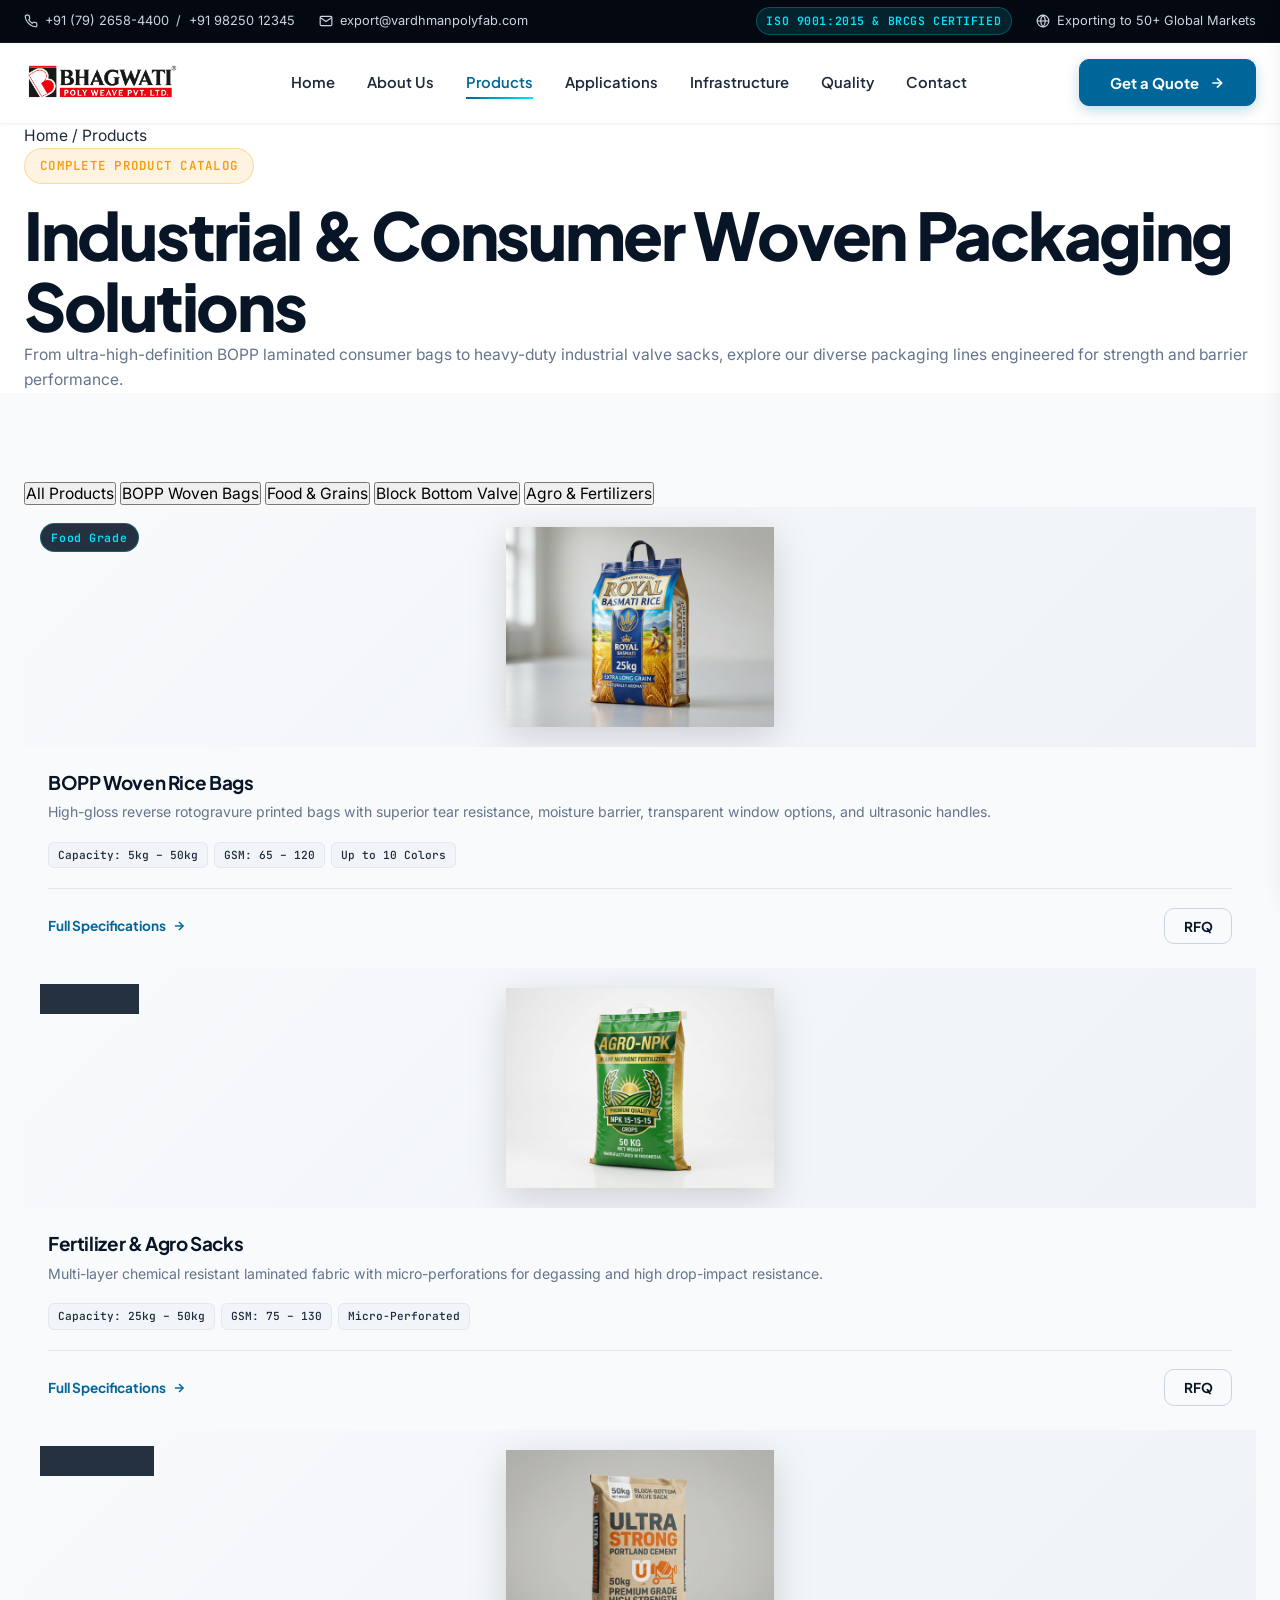
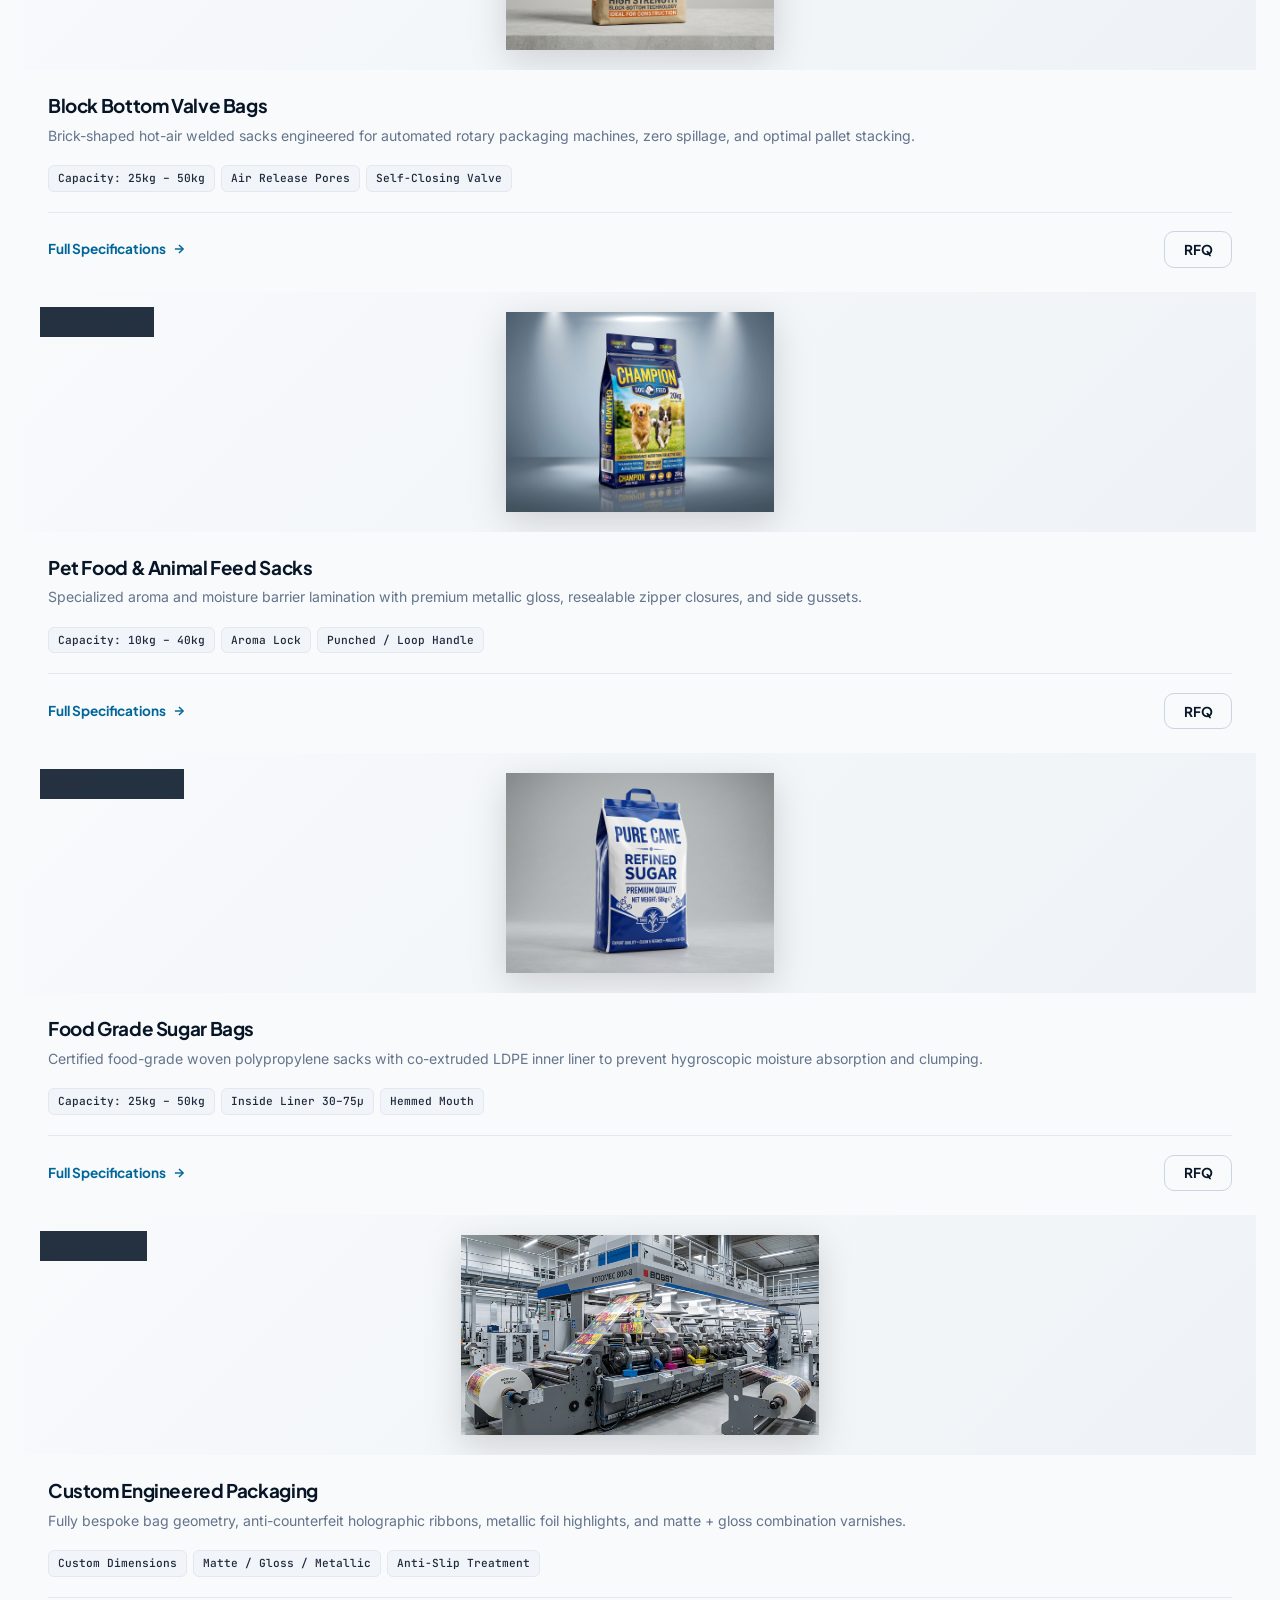
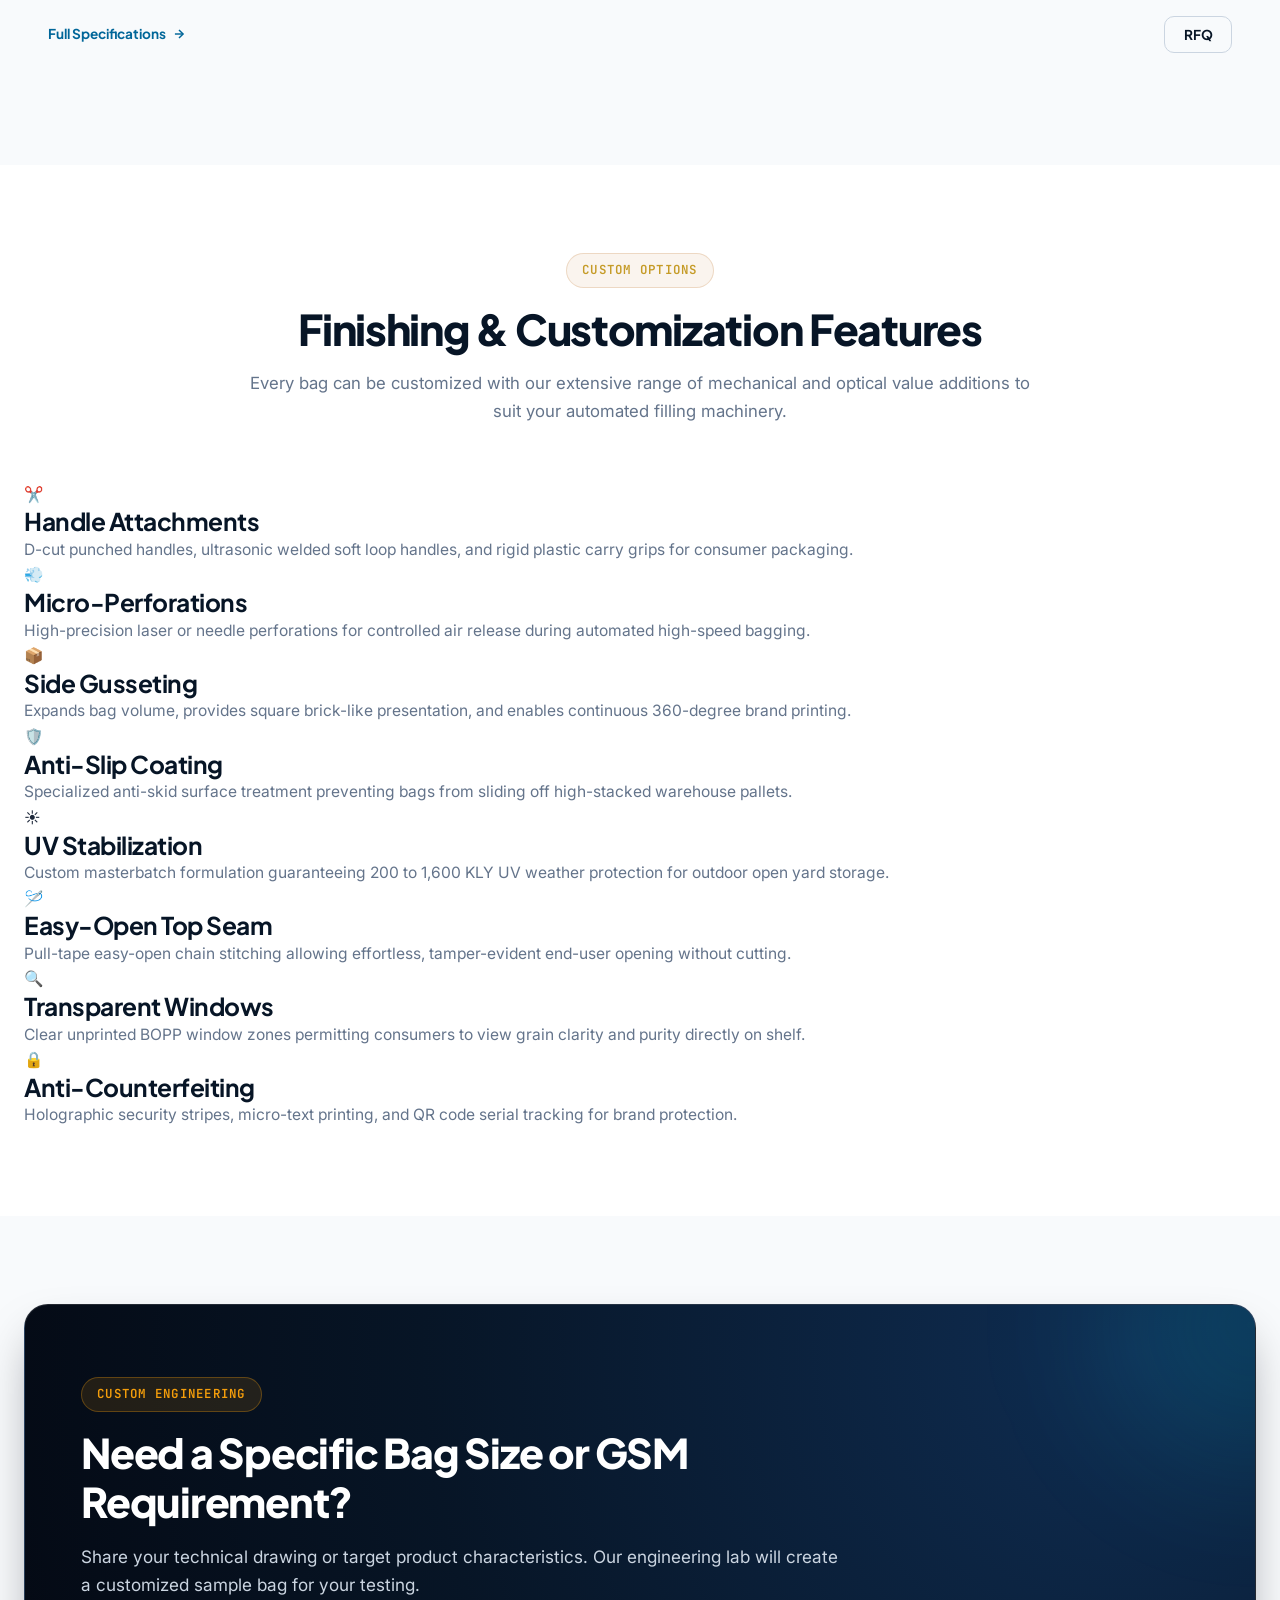
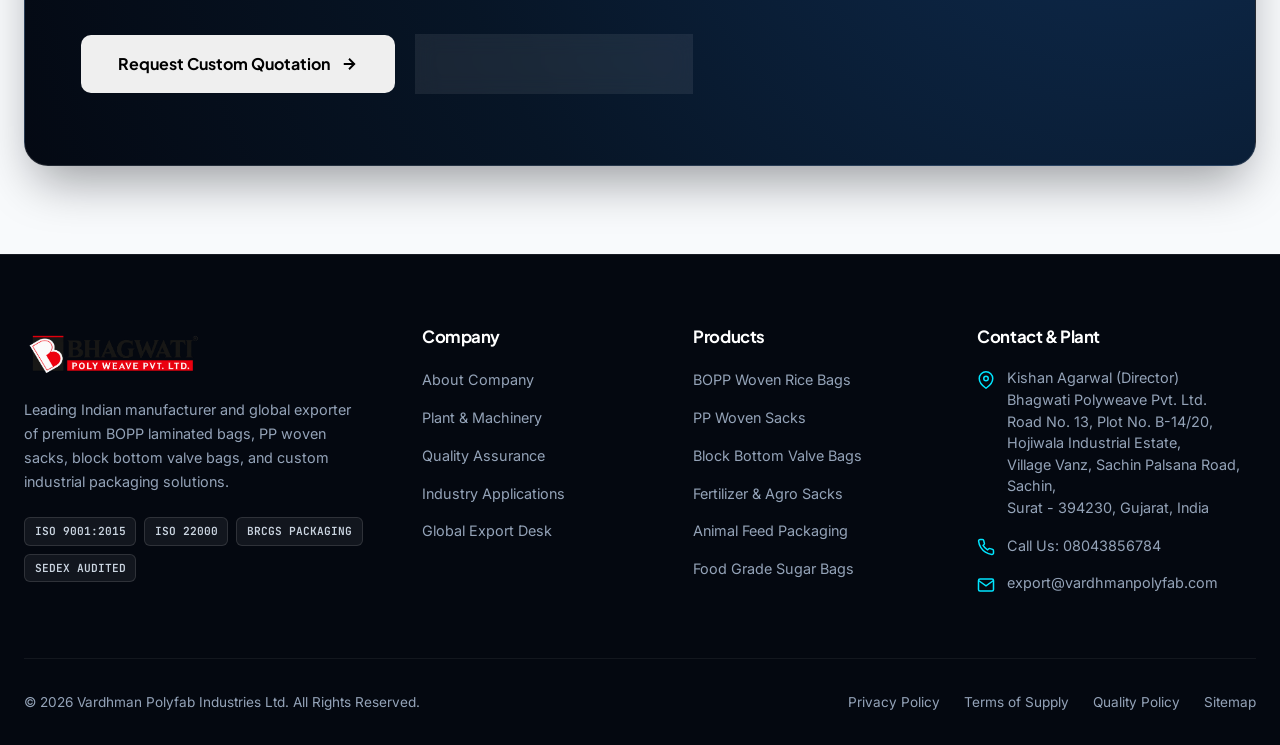
<file: products.html>
<!DOCTYPE html>
<html lang="en">
<head>
    <meta charset="UTF-8">
    <meta name="viewport" content="width=device-width, initial-scale=1.0">
    <title>Products Portfolio | BOPP Woven Bags & PP Sacks - Vardhman Polyfab</title>
    <meta name="description" content="Explore our extensive product catalog of BOPP woven bags, PP woven sacks, block bottom valve bags, fertilizer sacks, and food-grade packaging with high-resolution rotogravure printing.">
    
    <!-- Open Graph Meta Tags -->
    <meta property="og:title" content="Products Portfolio | Vardhman Polyfab Industries">
    <meta property="og:description" content="Precision engineered BOPP & PP woven bags for agriculture, food, cement, fertilizers, and retail brands.">
    <meta property="og:type" content="website">
    <meta property="og:image" content="assets/images/hero-bopp-bags.jpg">
    
    <!-- Stylesheet -->
    <link rel="stylesheet" href="assets/css/style.css">
</head>
<body>

    <!-- ================= TOPBAR ================= -->
    <div class="topbar">
        <div class="container-fluid">
            <div class="topbar-content">
                <div class="topbar-left">
                    <span class="topbar-item">
                        <svg width="14" height="14" viewBox="0 0 24 24" fill="none" stroke="currentColor" stroke-width="2"><path d="M22 16.92v3a2 2 0 0 1-2.18 2 19.79 19.79 0 0 1-8.63-3.07 19.5 19.5 0 0 1-6-6 19.79 19.79 0 0 1-3.07-8.67A2 2 0 0 1 4.11 2h3a2 2 0 0 1 2 1.72 12.84 12.84 0 0 0 .7 2.81 2 2 0 0 1-.45 2.11L8.09 9.91a16 16 0 0 0 6 6l1.27-1.27a2 2 0 0 1 2.11-.45 12.84 12.84 0 0 0 2.81.7A2 2 0 0 1 22 16.92z"></path></svg>
                        <a href="tel:+917926584400">+91 (79) 2658-4400</a> / <a href="tel:+919825012345">+91 98250 12345</a>
                    </span>
                    <span class="topbar-item">
                        <svg width="14" height="14" viewBox="0 0 24 24" fill="none" stroke="currentColor" stroke-width="2"><path d="M4 4h16c1.1 0 2 .9 2 2v12c0 1.1-.9 2-2 2H4c-1.1 0-2-.9-2-2V6c0-1.1.9-2 2-2z"></path><polyline points="22,6 12,13 2,6"></polyline></svg>
                        <a href="mailto:export@vardhmanpolyfab.com">export@vardhmanpolyfab.com</a>
                    </span>
                </div>
                <div class="topbar-right">
                    <span class="topbar-badge">ISO 9001:2015 & BRCGS CERTIFIED</span>
                    <span class="topbar-item">
                        <svg width="14" height="14" viewBox="0 0 24 24" fill="none" stroke="currentColor" stroke-width="2"><circle cx="12" cy="12" r="10"></circle><line x1="2" y1="12" x2="22" y2="12"></line><path d="M12 2a15.3 15.3 0 0 1 4 10 15.3 15.3 0 0 1-4 10 15.3 15.3 0 0 1-4-10 15.3 15.3 0 0 1 4-10z"></path></svg>
                        Exporting to 50+ Global Markets
                    </span>
                </div>
            </div>
        </div>
    </div>

    <!-- ================= HEADER & NAVIGATION ================= -->
    <header class="site-header">
        <div class="container-fluid">
            <div class="navbar-main">
                <a href="index.html" class="brand-logo" title="Bhagwati Poly Weave Pvt. Ltd.">
                    <img src="assets/images/logo.png" alt="Bhagwati Poly Weave Pvt. Ltd." class="site-logo">
                </a>

                <nav>
                    <ul class="nav-menu">
                        <li><a href="index.html" class="nav-link">Home</a></li>
                        <li><a href="about.html" class="nav-link">About Us</a></li>
                        <li><a href="products.html" class="nav-link active">Products</a></li>
                        <li><a href="applications.html" class="nav-link">Applications</a></li>
                        <li><a href="infrastructure.html" class="nav-link">Infrastructure</a></li>
                        <li><a href="quality.html" class="nav-link">Quality</a></li>
                        <li><a href="contact.html" class="nav-link">Contact</a></li>
                    </ul>
                </nav>

                <div class="header-actions">
                    <button type="button" class="btn btn-primary open-quote-modal">
                        Get a Quote
                        <svg width="16" height="16" viewBox="0 0 24 24" fill="none" stroke="currentColor" stroke-width="2.5"><line x1="5" y1="12" x2="19" y2="12"></line><polyline points="12 5 19 12 12 19"></polyline></svg>
                    </button>
                    <button type="button" class="mobile-toggle" aria-label="Toggle navigation menu">
                        <svg width="24" height="24" viewBox="0 0 24 24" fill="none" stroke="currentColor" stroke-width="2"><line x1="3" y1="12" x2="21" y2="12"></line><line x1="3" y1="6" x2="21" y2="6"></line><line x1="3" y1="18" x2="21" y2="18"></line></svg>
                    </button>
                </div>
            </div>
        </div>
    </header>

    <!-- Mobile Navigation Drawer -->
    <div class="mobile-nav-overlay"></div>
    <aside class="mobile-nav-drawer">
        <div class="mobile-nav-header">
            <a href="index.html" class="brand-logo" title="Bhagwati Poly Weave Pvt. Ltd.">
                <img src="assets/images/logo.png" alt="Bhagwati Poly Weave Pvt. Ltd." class="site-logo">
            </a>
            <button type="button" class="mobile-close-btn" aria-label="Close menu">&times;</button>
        </div>
        <ul class="mobile-nav-list">
            <li><a href="index.html">Home</a></li>
            <li><a href="about.html">About Us</a></li>
            <li><a href="products.html" class="active">Products</a></li>
            <li><a href="applications.html">Applications</a></li>
            <li><a href="infrastructure.html">Infrastructure</a></li>
            <li><a href="quality.html">Quality</a></li>
            <li><a href="contact.html">Contact Us</a></li>
        </ul>
    </aside>

    <main>
        <!-- ================= PAGE HERO ================= -->
        <section class="page-hero">
            <div class="container">
                <div class="page-hero-content">
                    <nav class="breadcrumb" aria-label="Breadcrumb">
                        <a href="index.html">Home</a>
                        <span>/</span>
                        <span>Products</span>
                    </nav>
                    <span class="section-tag light">Complete Product Catalog</span>
                    <h1>Industrial & Consumer Woven Packaging Solutions</h1>
                    <p>
                        From ultra-high-definition BOPP laminated consumer bags to heavy-duty industrial valve sacks, explore our diverse packaging lines engineered for strength and barrier performance.
                    </p>
                </div>
            </div>
        </section>

        <!-- ================= PRODUCTS WITH FILTER ================= -->
        <section class="section bg-light">
            <div class="container">
                <!-- Filter Navigation -->
                <div class="filter-nav">
                    <button type="button" class="filter-btn active" data-filter="all">All Products</button>
                    <button type="button" class="filter-btn" data-filter="bopp">BOPP Woven Bags</button>
                    <button type="button" class="filter-btn" data-filter="food">Food & Grains</button>
                    <button type="button" class="filter-btn" data-filter="valve">Block Bottom Valve</button>
                    <button type="button" class="filter-btn" data-filter="agro">Agro & Fertilizers</button>
                </div>

                <!-- Product Grid -->
                <div class="product-grid">
                    <!-- Product 1: BOPP Rice Bags -->
                    <article class="product-card" data-category="bopp food">
                        <div class="product-card-image">
                            <span class="product-card-badge">Food Grade</span>
                            <img src="assets/images/bopp-rice-bag.jpg" alt="Premium 25kg BOPP laminated woven rice sack with handles">
                        </div>
                        <div class="product-card-body">
                            <h3 class="product-card-title">BOPP Woven Rice Bags</h3>
                            <p class="product-card-text">
                                High-gloss reverse rotogravure printed bags with superior tear resistance, moisture barrier, transparent window options, and ultrasonic handles.
                            </p>
                            <div class="product-specs-pills">
                                <span class="spec-pill">Capacity: 5kg – 50kg</span>
                                <span class="spec-pill">GSM: 65 – 120</span>
                                <span class="spec-pill">Up to 10 Colors</span>
                            </div>
                            <div class="product-card-footer">
                                <a href="product-detail.html" class="product-link">
                                    Full Specifications
                                    <svg width="14" height="14" viewBox="0 0 24 24" fill="none" stroke="currentColor" stroke-width="2.5"><line x1="5" y1="12" x2="19" y2="12"></line><polyline points="12 5 19 12 12 19"></polyline></svg>
                                </a>
                                <button type="button" class="btn btn-sm btn-outline open-quote-modal" data-product="BOPP Rice Bags">RFQ</button>
                            </div>
                        </div>
                    </article>

                    <!-- Product 2: Fertilizer Bags -->
                    <article class="product-card" data-category="bopp agro">
                        <div class="product-card-image">
                            <span class="product-card-badge">Heavy Duty</span>
                            <img src="assets/images/bopp-fertilizer-bag.jpg" alt="Heavy duty 50kg BOPP laminated fertilizer woven sack">
                        </div>
                        <div class="product-card-body">
                            <h3 class="product-card-title">Fertilizer & Agro Sacks</h3>
                            <p class="product-card-text">
                                Multi-layer chemical resistant laminated fabric with micro-perforations for degassing and high drop-impact resistance.
                            </p>
                            <div class="product-specs-pills">
                                <span class="spec-pill">Capacity: 25kg – 50kg</span>
                                <span class="spec-pill">GSM: 75 – 130</span>
                                <span class="spec-pill">Micro-Perforated</span>
                            </div>
                            <div class="product-card-footer">
                                <a href="product-detail.html" class="product-link">
                                    Full Specifications
                                    <svg width="14" height="14" viewBox="0 0 24 24" fill="none" stroke="currentColor" stroke-width="2.5"><line x1="5" y1="12" x2="19" y2="12"></line><polyline points="12 5 19 12 12 19"></polyline></svg>
                                </a>
                                <button type="button" class="btn btn-sm btn-outline open-quote-modal" data-product="Fertilizer Bags">RFQ</button>
                            </div>
                        </div>
                    </article>

                    <!-- Product 3: Cement Bags -->
                    <article class="product-card" data-category="valve agro">
                        <div class="product-card-image">
                            <span class="product-card-badge">AD*STAR Tech</span>
                            <img src="assets/images/bopp-cement-bag.jpg" alt="Block bottom valve PP woven cement sack">
                        </div>
                        <div class="product-card-body">
                            <h3 class="product-card-title">Block Bottom Valve Bags</h3>
                            <p class="product-card-text">
                                Brick-shaped hot-air welded sacks engineered for automated rotary packaging machines, zero spillage, and optimal pallet stacking.
                            </p>
                            <div class="product-specs-pills">
                                <span class="spec-pill">Capacity: 25kg – 50kg</span>
                                <span class="spec-pill">Air Release Pores</span>
                                <span class="spec-pill">Self-Closing Valve</span>
                            </div>
                            <div class="product-card-footer">
                                <a href="product-detail.html" class="product-link">
                                    Full Specifications
                                    <svg width="14" height="14" viewBox="0 0 24 24" fill="none" stroke="currentColor" stroke-width="2.5"><line x1="5" y1="12" x2="19" y2="12"></line><polyline points="12 5 19 12 12 19"></polyline></svg>
                                </a>
                                <button type="button" class="btn btn-sm btn-outline open-quote-modal" data-product="Cement Bags">RFQ</button>
                            </div>
                        </div>
                    </article>

                    <!-- Product 4: Pet Food & Animal Feed -->
                    <article class="product-card" data-category="bopp food">
                        <div class="product-card-image">
                            <span class="product-card-badge">High Barrier</span>
                            <img src="assets/images/bopp-animal-feed.jpg" alt="BOPP laminated pet food and dog food sack with handle">
                        </div>
                        <div class="product-card-body">
                            <h3 class="product-card-title">Pet Food & Animal Feed Sacks</h3>
                            <p class="product-card-text">
                                Specialized aroma and moisture barrier lamination with premium metallic gloss, resealable zipper closures, and side gussets.
                            </p>
                            <div class="product-specs-pills">
                                <span class="spec-pill">Capacity: 10kg – 40kg</span>
                                <span class="spec-pill">Aroma Lock</span>
                                <span class="spec-pill">Punched / Loop Handle</span>
                            </div>
                            <div class="product-card-footer">
                                <a href="product-detail.html" class="product-link">
                                    Full Specifications
                                    <svg width="14" height="14" viewBox="0 0 24 24" fill="none" stroke="currentColor" stroke-width="2.5"><line x1="5" y1="12" x2="19" y2="12"></line><polyline points="12 5 19 12 12 19"></polyline></svg>
                                </a>
                                <button type="button" class="btn btn-sm btn-outline open-quote-modal" data-product="Pet Food Bags">RFQ</button>
                            </div>
                        </div>
                    </article>

                    <!-- Product 5: Sugar Bags -->
                    <article class="product-card" data-category="food bopp">
                        <div class="product-card-image">
                            <span class="product-card-badge">Food Grade BRCGS</span>
                            <img src="assets/images/bopp-sugar-bag.jpg" alt="Food grade BOPP laminated sugar bag 50kg">
                        </div>
                        <div class="product-card-body">
                            <h3 class="product-card-title">Food Grade Sugar Bags</h3>
                            <p class="product-card-text">
                                Certified food-grade woven polypropylene sacks with co-extruded LDPE inner liner to prevent hygroscopic moisture absorption and clumping.
                            </p>
                            <div class="product-specs-pills">
                                <span class="spec-pill">Capacity: 25kg – 50kg</span>
                                <span class="spec-pill">Inside Liner 30–75µ</span>
                                <span class="spec-pill">Hemmed Mouth</span>
                            </div>
                            <div class="product-card-footer">
                                <a href="product-detail.html" class="product-link">
                                    Full Specifications
                                    <svg width="14" height="14" viewBox="0 0 24 24" fill="none" stroke="currentColor" stroke-width="2.5"><line x1="5" y1="12" x2="19" y2="12"></line><polyline points="12 5 19 12 12 19"></polyline></svg>
                                </a>
                                <button type="button" class="btn btn-sm btn-outline open-quote-modal" data-product="Sugar Bags">RFQ</button>
                            </div>
                        </div>
                    </article>

                    <!-- Product 6: Custom Printed Bags -->
                    <article class="product-card" data-category="bopp">
                        <div class="product-card-image">
                            <span class="product-card-badge">Rotogravure</span>
                            <img src="assets/images/rotogravure-printing.jpg" alt="High speed rotogravure printing machine for custom printed woven bags">
                        </div>
                        <div class="product-card-body">
                            <h3 class="product-card-title">Custom Engineered Packaging</h3>
                            <p class="product-card-text">
                                Fully bespoke bag geometry, anti-counterfeit holographic ribbons, metallic foil highlights, and matte + gloss combination varnishes.
                            </p>
                            <div class="product-specs-pills">
                                <span class="spec-pill">Custom Dimensions</span>
                                <span class="spec-pill">Matte / Gloss / Metallic</span>
                                <span class="spec-pill">Anti-Slip Treatment</span>
                            </div>
                            <div class="product-card-footer">
                                <a href="product-detail.html" class="product-link">
                                    Full Specifications
                                    <svg width="14" height="14" viewBox="0 0 24 24" fill="none" stroke="currentColor" stroke-width="2.5"><line x1="5" y1="12" x2="19" y2="12"></line><polyline points="12 5 19 12 12 19"></polyline></svg>
                                </a>
                                <button type="button" class="btn btn-sm btn-outline open-quote-modal" data-product="Custom Printed Bags">RFQ</button>
                            </div>
                        </div>
                    </article>
                </div>
            </div>
        </section>

        <!-- ================= CUSTOM MANUFACTURING CAPABILITIES ================= -->
        <section class="section bg-white">
            <div class="container">
                <div class="section-header text-center">
                    <span class="section-tag gold">Custom Options</span>
                    <h2 class="section-title">Finishing & Customization Features</h2>
                    <p class="section-desc">
                        Every bag can be customized with our extensive range of mechanical and optical value additions to suit your automated filling machinery.
                    </p>
                </div>

                <div class="why-grid">
                    <div class="why-card">
                        <div class="why-icon">✂️</div>
                        <h3>Handle Attachments</h3>
                        <p>D-cut punched handles, ultrasonic welded soft loop handles, and rigid plastic carry grips for consumer packaging.</p>
                    </div>

                    <div class="why-card">
                        <div class="why-icon">💨</div>
                        <h3>Micro-Perforations</h3>
                        <p>High-precision laser or needle perforations for controlled air release during automated high-speed bagging.</p>
                    </div>

                    <div class="why-card">
                        <div class="why-icon">📦</div>
                        <h3>Side Gusseting</h3>
                        <p>Expands bag volume, provides square brick-like presentation, and enables continuous 360-degree brand printing.</p>
                    </div>

                    <div class="why-card">
                        <div class="why-icon">🛡️</div>
                        <h3>Anti-Slip Coating</h3>
                        <p>Specialized anti-skid surface treatment preventing bags from sliding off high-stacked warehouse pallets.</p>
                    </div>

                    <div class="why-card">
                        <div class="why-icon">☀️</div>
                        <h3>UV Stabilization</h3>
                        <p>Custom masterbatch formulation guaranteeing 200 to 1,600 KLY UV weather protection for outdoor open yard storage.</p>
                    </div>

                    <div class="why-card">
                        <div class="why-icon">🪡</div>
                        <h3>Easy-Open Top Seam</h3>
                        <p>Pull-tape easy-open chain stitching allowing effortless, tamper-evident end-user opening without cutting.</p>
                    </div>

                    <div class="why-card">
                        <div class="why-icon">🔍</div>
                        <h3>Transparent Windows</h3>
                        <p>Clear unprinted BOPP window zones permitting consumers to view grain clarity and purity directly on shelf.</p>
                    </div>

                    <div class="why-card">
                        <div class="why-icon">🔒</div>
                        <h3>Anti-Counterfeiting</h3>
                        <p>Holographic security stripes, micro-text printing, and QR code serial tracking for brand protection.</p>
                    </div>
                </div>
            </div>
        </section>

        <!-- ================= CTA BANNER ================= -->
        <section class="section bg-light">
            <div class="container">
                <div class="cta-banner">
                    <div class="cta-content">
                        <span class="section-tag light">Custom Engineering</span>
                        <h2>Need a Specific Bag Size or GSM Requirement?</h2>
                        <p>
                            Share your technical drawing or target product characteristics. Our engineering lab will create a customized sample bag for your testing.
                        </p>
                        <div class="cta-buttons">
                            <button type="button" class="btn btn-accent btn-lg open-quote-modal">
                                Request Custom Quotation
                                <svg width="18" height="18" viewBox="0 0 24 24" fill="none" stroke="currentColor" stroke-width="2.5"><line x1="5" y1="12" x2="19" y2="12"></line><polyline points="12 5 19 12 12 19"></polyline></svg>
                            </button>
                            <a href="contact.html" class="btn btn-outline-white btn-lg">
                                Contact Engineering Team
                            </a>
                        </div>
                    </div>
                </div>
            </div>
        </section>
    </main>

    <!-- ================= FOOTER ================= -->
    <footer class="site-footer">
        <div class="container">
            <div class="footer-grid">
                <div class="footer-brand">
                    <a href="index.html" class="brand-logo" style="margin-bottom:1rem;" title="Bhagwati Poly Weave Pvt. Ltd.">
                        <img src="assets/images/logo.png" alt="Bhagwati Poly Weave Pvt. Ltd." class="site-logo footer-logo">
                    </a>
                    <p>
                        Leading Indian manufacturer and global exporter of premium BOPP laminated bags, PP woven sacks, block bottom valve bags, and custom industrial packaging solutions.
                    </p>
                    <div class="footer-cert-tags">
                        <span>ISO 9001:2015</span>
                        <span>ISO 22000</span>
                        <span>BRCGS PACKAGING</span>
                        <span>SEDEX AUDITED</span>
                    </div>
                </div>
                
                <div class="footer-col">
                    <h4>Company</h4>
                    <ul class="footer-links">
                        <li><a href="about.html">About Company</a></li>
                        <li><a href="infrastructure.html">Plant & Machinery</a></li>
                        <li><a href="quality.html">Quality Assurance</a></li>
                        <li><a href="applications.html">Industry Applications</a></li>
                        <li><a href="contact.html">Global Export Desk</a></li>
                    </ul>
                </div>
                
                <div class="footer-col">
                    <h4>Products</h4>
                    <ul class="footer-links">
                        <li><a href="products.html">BOPP Woven Rice Bags</a></li>
                        <li><a href="products.html">PP Woven Sacks</a></li>
                        <li><a href="products.html">Block Bottom Valve Bags</a></li>
                        <li><a href="products.html">Fertilizer & Agro Sacks</a></li>
                        <li><a href="products.html">Animal Feed Packaging</a></li>
                        <li><a href="products.html">Food Grade Sugar Bags</a></li>
                    </ul>
                </div>
                
                <div class="footer-col">
                    <h4>Contact & Plant</h4>
                    <div class="footer-contact-item">
                        <svg width="18" height="18" viewBox="0 0 24 24" fill="none" stroke="currentColor" stroke-width="2"><path d="M21 10c0 7-9 13-9 13s-9-6-9-13a9 9 0 0 1 18 0z"></path><circle cx="12" cy="10" r="3"></circle></svg>
                        <span>Kishan Agarwal (Director)<br>Bhagwati Polyweave Pvt. Ltd.<br>Road No. 13, Plot No. B-14/20,<br>Hojiwala Industrial Estate,<br>Village Vanz, Sachin Palsana Road,<br>Sachin,<br>Surat - 394230, Gujarat, India</span>
                    </div>
                    <div class="footer-contact-item">
                        <svg width="18" height="18" viewBox="0 0 24 24" fill="none" stroke="currentColor" stroke-width="2"><path d="M22 16.92v3a2 2 0 0 1-2.18 2 19.79 19.79 0 0 1-8.63-3.07 19.5 19.5 0 0 1-6-6 19.79 19.79 0 0 1-3.07-8.67A2 2 0 0 1 4.11 2h3a2 2 0 0 1 2 1.72 12.84 12.84 0 0 0 .7 2.81 2 2 0 0 1-.45 2.11L8.09 9.91a16 16 0 0 0 6 6l1.27-1.27a2 2 0 0 1 2.11-.45 12.84 12.84 0 0 0 2.81.7A2 2 0 0 1 22 16.92z"></path></svg>
                        <span>Call Us: <a href="tel:08043856784">08043856784</a></span>
                    </div>
                    <div class="footer-contact-item">
                        <svg width="18" height="18" viewBox="0 0 24 24" fill="none" stroke="currentColor" stroke-width="2"><path d="M4 4h16c1.1 0 2 .9 2 2v12c0 1.1-.9 2-2 2H4c-1.1 0-2-.9-2-2V6c0-1.1.9-2 2-2z"></path><polyline points="22,6 12,13 2,6"></polyline></svg>
                        <span><a href="mailto:export@vardhmanpolyfab.com">export@vardhmanpolyfab.com</a></span>
                    </div>
                </div>
            </div>
            
            <div class="footer-bottom">
                <div>
                    &copy; 2026 Vardhman Polyfab Industries Ltd. All Rights Reserved.
                </div>
                <div class="footer-bottom-links">
                    <a href="contact.html">Privacy Policy</a>
                    <a href="contact.html">Terms of Supply</a>
                    <a href="quality.html">Quality Policy</a>
                    <a href="contact.html">Sitemap</a>
                </div>
            </div>
        </div>
    </footer>

    <!-- Shared Quote Modal -->
    <div class="modal-overlay" id="quoteModal">
        <div class="modal-card">
            <button type="button" class="modal-close" aria-label="Close modal">&times;</button>
            <span class="section-tag">Instant Technical RFQ</span>
            <h3 style="margin: 0.5rem 0 1.25rem;">Request a Custom Bag Quotation</h3>
            <form id="modalQuoteForm">
                <div class="form-grid">
                    <div class="form-group">
                        <label class="form-label">Your Name <span class="req">*</span></label>
                        <input type="text" class="form-control" placeholder="e.g. John Doe" required>
                    </div>
                    <div class="form-group">
                        <label class="form-label">Company Name <span class="req">*</span></label>
                        <input type="text" class="form-control" placeholder="e.g. Acme Agritech Ltd." required>
                    </div>
                    <div class="form-group">
                        <label class="form-label">Work Email <span class="req">*</span></label>
                        <input type="email" class="form-control" placeholder="john@company.com" required>
                    </div>
                    <div class="form-group">
                        <label class="form-label">Phone / WhatsApp <span class="req">*</span></label>
                        <input type="tel" class="form-control" placeholder="+1 555-0199" required>
                    </div>
                    <div class="form-group">
                        <label class="form-label">Product Type</label>
                        <select class="form-control" name="product_type">
                            <option value="BOPP Woven Bags">BOPP Woven Bags (Rotogravure)</option>
                            <option value="PP Woven Sacks">PP Woven Sacks</option>
                            <option value="Block Bottom Valve Bags">Block Bottom Valve Bags</option>
                            <option value="Fertilizer & Agro Sacks">Fertilizer & Agro Sacks</option>
                            <option value="Rice & Grain Sacks">Rice & Grain Sacks</option>
                            <option value="Food Grade Sugar Bags">Food Grade Sugar Bags</option>
                            <option value="Animal Feed Bags">Animal Feed & Pet Care Bags</option>
                            <option value="Custom Packaging">Other / Custom Requirement</option>
                        </select>
                    </div>
                    <div class="form-group">
                        <label class="form-label">Estimated Quantity <span class="req">*</span></label>
                        <select class="form-control" required>
                            <option value="20000">20,000 – 50,000 Bags (1x20' FCL)</option>
                            <option value="100000">50,000 – 100,000 Bags (1x40' HC)</option>
                            <option value="250000">100,000+ Bags (Multiple FCLs)</option>
                            <option value="Sample">Sample Evaluation First</option>
                        </select>
                    </div>
                    <div class="form-group full-width">
                        <label class="form-label">Specification Details</label>
                        <textarea class="form-control" rows="3" placeholder="Bag dimensions, GSM, printing requirements, port of destination..."></textarea>
                    </div>
                    <div class="form-group full-width" style="margin-top:0.5rem;">
                        <button type="submit" class="btn btn-primary btn-lg" style="width:100%;">
                            Submit RFQ for Instant Quote
                            <svg width="18" height="18" viewBox="0 0 24 24" fill="none" stroke="currentColor" stroke-width="2.5"><line x1="5" y1="12" x2="19" y2="12"></line><polyline points="12 5 19 12 12 19"></polyline></svg>
                        </button>
                    </div>
                </div>
            </form>
        </div>
    </div>

    <!-- Back to Top Button -->
    <button type="button" class="back-to-top" aria-label="Back to top">
        <svg width="20" height="20" viewBox="0 0 24 24" fill="none" stroke="currentColor" stroke-width="2.5"><line x1="12" y1="19" x2="12" y2="5"></line><polyline points="5 12 12 5 19 12"></polyline></svg>
    </button>

    <script src="assets/js/script.js"></script>
</body>
</html>
</file>
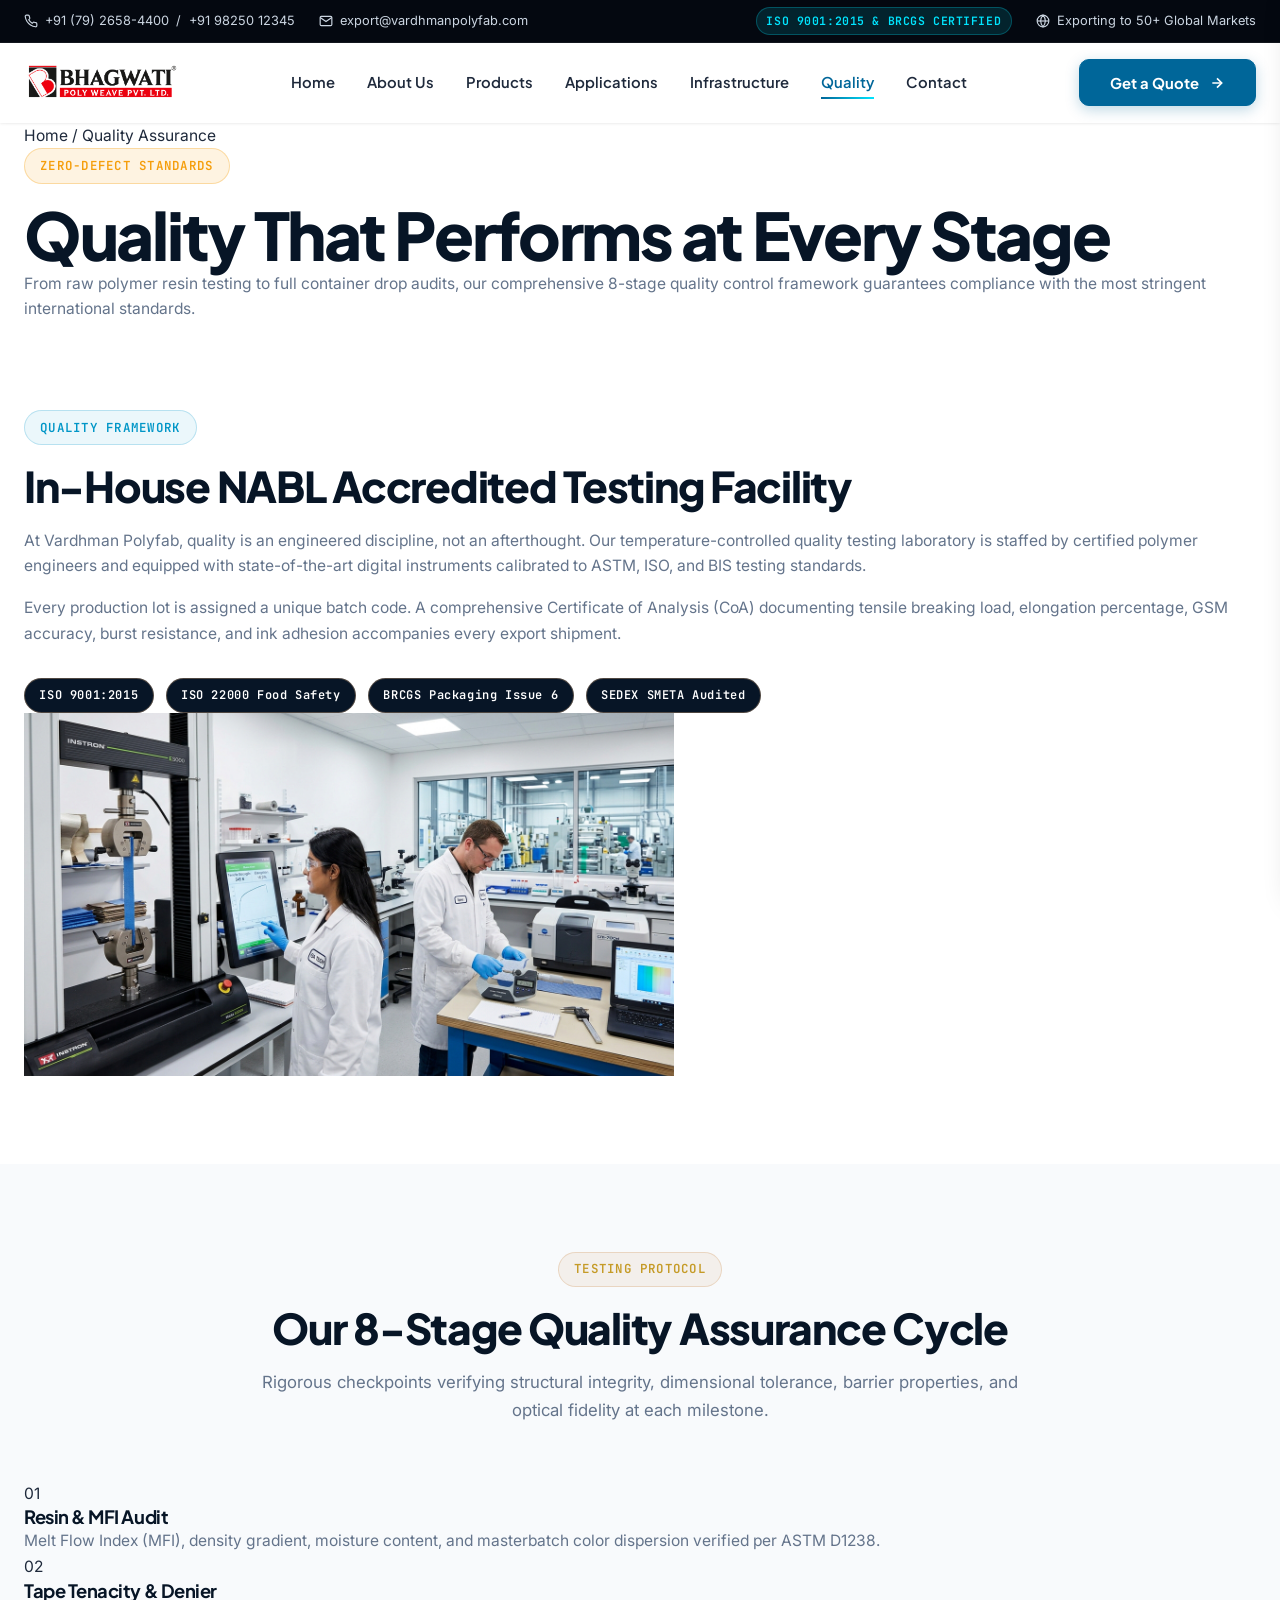
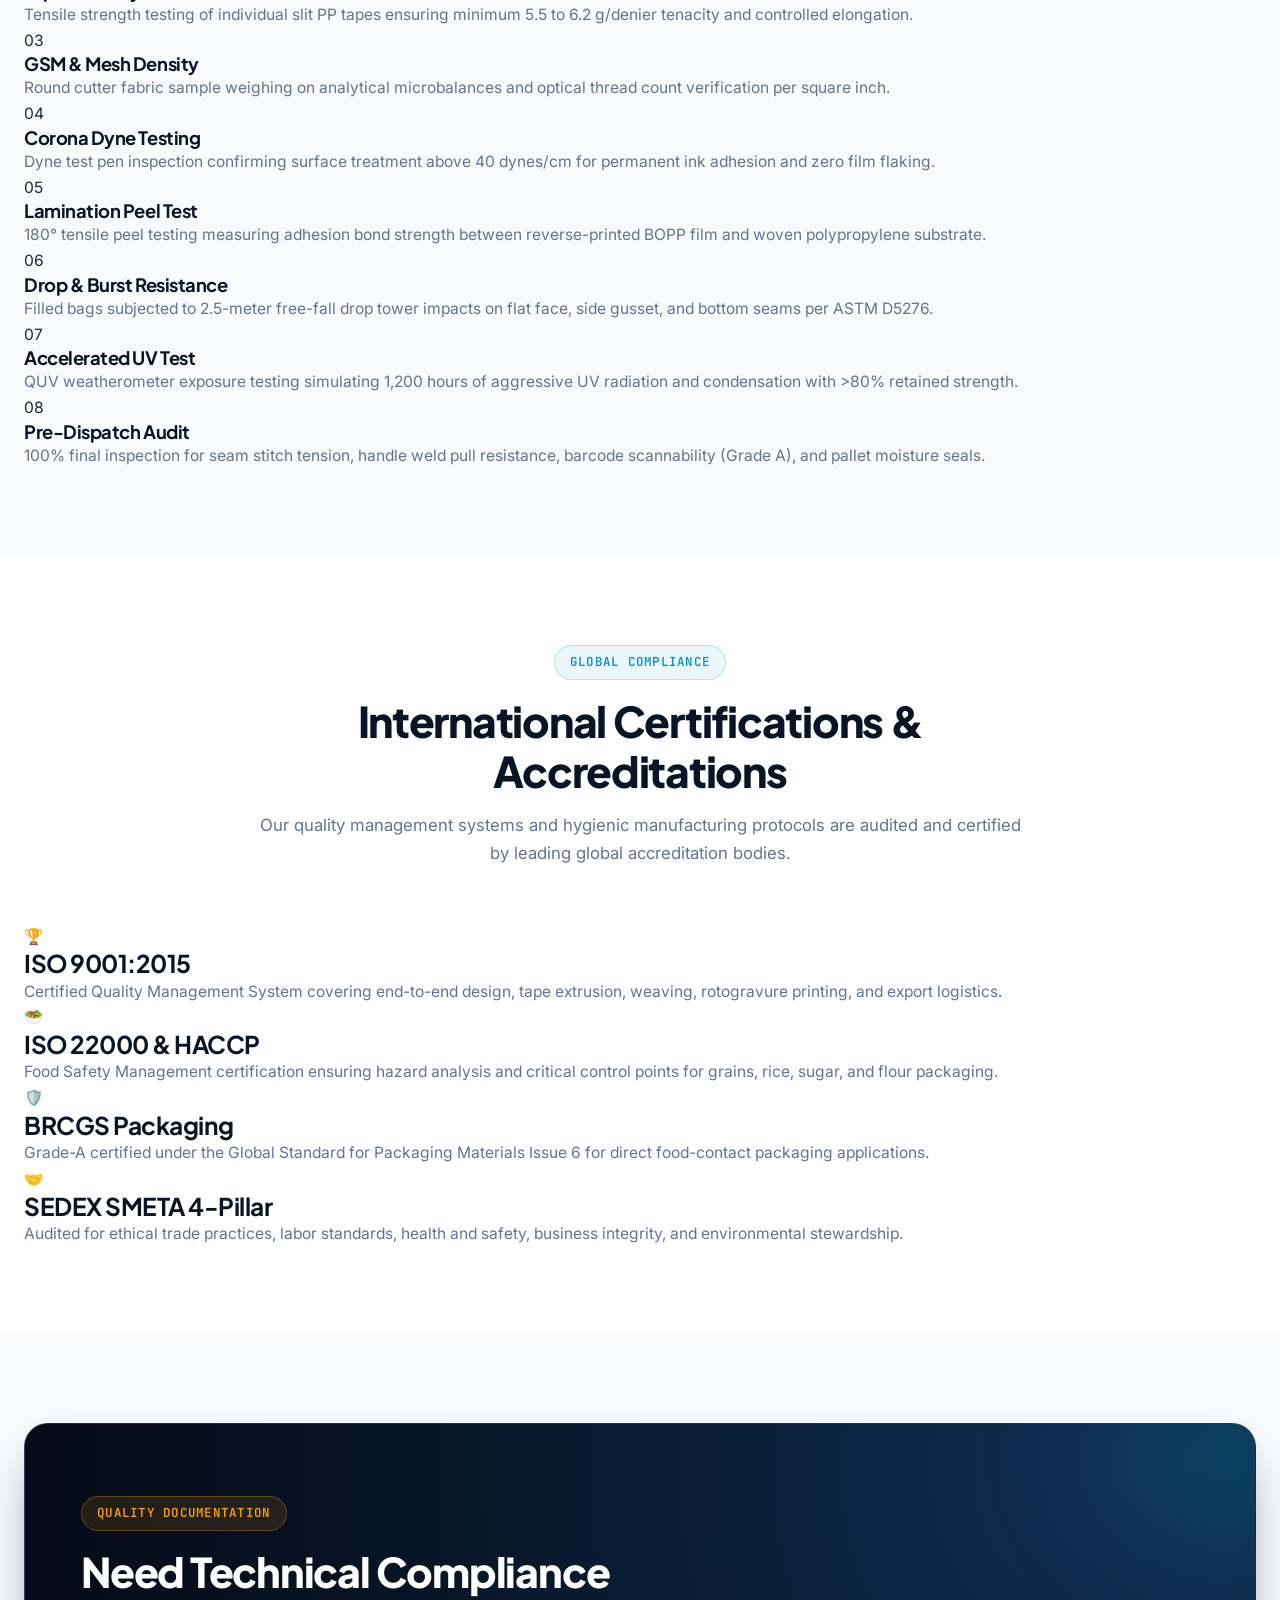
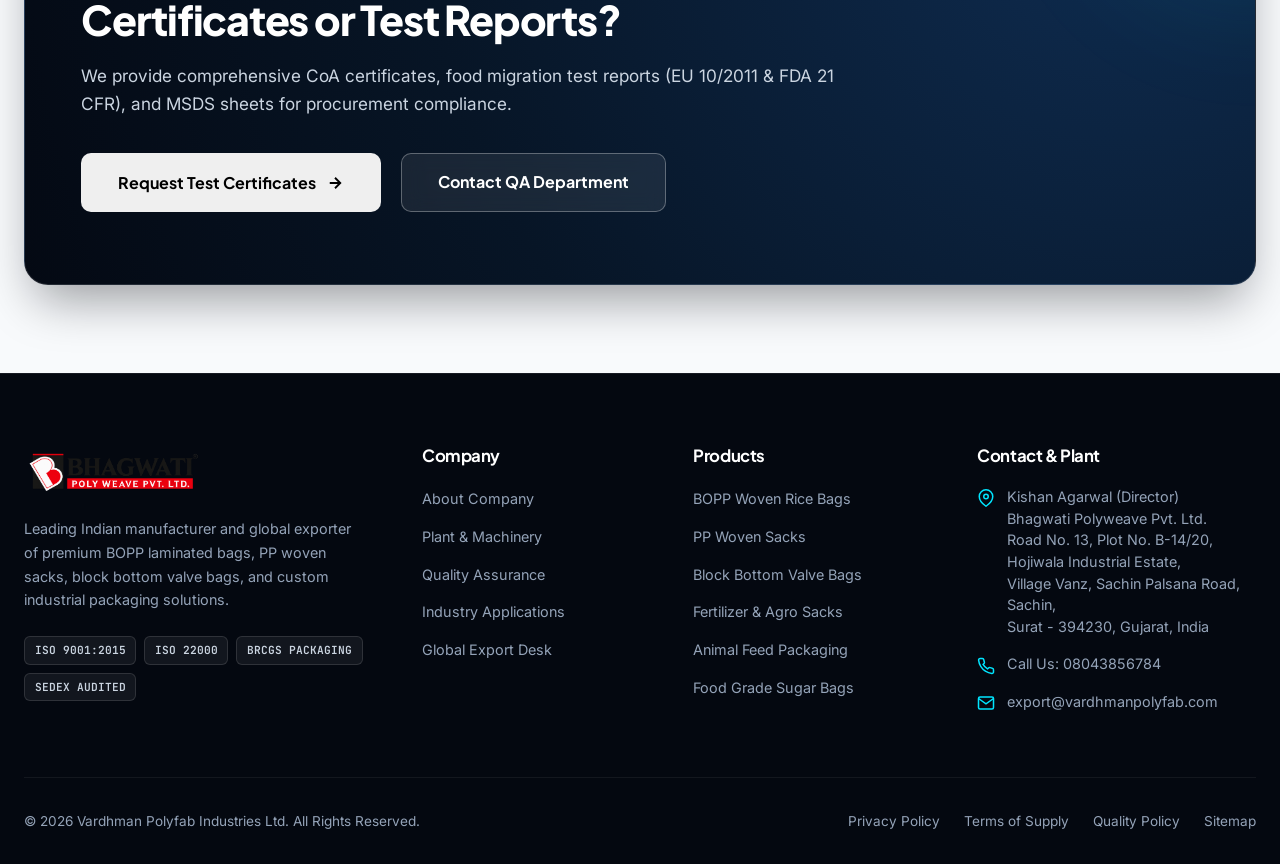
<file: quality.html>
<!DOCTYPE html>
<html lang="en">
<head>
    <meta charset="UTF-8">
    <meta name="viewport" content="width=device-width, initial-scale=1.0">
    <title>Quality Assurance & Certifications | Vardhman Polyfab Industries</title>
    <meta name="description" content="Discover our 8-stage quality control framework, accredited QA laboratory, and global certifications including ISO 9001:2015, ISO 22000, and BRCGS Packaging.">
    
    <!-- Open Graph Meta Tags -->
    <meta property="og:title" content="Quality Assurance & Certifications | Vardhman Polyfab">
    <meta property="og:description" content="Rigorous mechanical, barrier, and food safety quality testing for world-class packaging.">
    <meta property="og:type" content="website">
    <meta property="og:image" content="assets/images/quality-testing-lab.jpg">
    
    <!-- Stylesheet -->
    <link rel="stylesheet" href="assets/css/style.css">
</head>
<body>

    <!-- ================= TOPBAR ================= -->
    <div class="topbar">
        <div class="container-fluid">
            <div class="topbar-content">
                <div class="topbar-left">
                    <span class="topbar-item">
                        <svg width="14" height="14" viewBox="0 0 24 24" fill="none" stroke="currentColor" stroke-width="2"><path d="M22 16.92v3a2 2 0 0 1-2.18 2 19.79 19.79 0 0 1-8.63-3.07 19.5 19.5 0 0 1-6-6 19.79 19.79 0 0 1-3.07-8.67A2 2 0 0 1 4.11 2h3a2 2 0 0 1 2 1.72 12.84 12.84 0 0 0 .7 2.81 2 2 0 0 1-.45 2.11L8.09 9.91a16 16 0 0 0 6 6l1.27-1.27a2 2 0 0 1 2.11-.45 12.84 12.84 0 0 0 2.81.7A2 2 0 0 1 22 16.92z"></path></svg>
                        <a href="tel:+917926584400">+91 (79) 2658-4400</a> / <a href="tel:+919825012345">+91 98250 12345</a>
                    </span>
                    <span class="topbar-item">
                        <svg width="14" height="14" viewBox="0 0 24 24" fill="none" stroke="currentColor" stroke-width="2"><path d="M4 4h16c1.1 0 2 .9 2 2v12c0 1.1-.9 2-2 2H4c-1.1 0-2-.9-2-2V6c0-1.1.9-2 2-2z"></path><polyline points="22,6 12,13 2,6"></polyline></svg>
                        <a href="mailto:export@vardhmanpolyfab.com">export@vardhmanpolyfab.com</a>
                    </span>
                </div>
                <div class="topbar-right">
                    <span class="topbar-badge">ISO 9001:2015 & BRCGS CERTIFIED</span>
                    <span class="topbar-item">
                        <svg width="14" height="14" viewBox="0 0 24 24" fill="none" stroke="currentColor" stroke-width="2"><circle cx="12" cy="12" r="10"></circle><line x1="2" y1="12" x2="22" y2="12"></line><path d="M12 2a15.3 15.3 0 0 1 4 10 15.3 15.3 0 0 1-4 10 15.3 15.3 0 0 1-4-10 15.3 15.3 0 0 1 4-10z"></path></svg>
                        Exporting to 50+ Global Markets
                    </span>
                </div>
            </div>
        </div>
    </div>

    <!-- ================= HEADER & NAVIGATION ================= -->
    <header class="site-header">
        <div class="container-fluid">
            <div class="navbar-main">
                <a href="index.html" class="brand-logo" title="Bhagwati Poly Weave Pvt. Ltd.">
                    <img src="assets/images/logo.png" alt="Bhagwati Poly Weave Pvt. Ltd." class="site-logo">
                </a>

                <nav>
                    <ul class="nav-menu">
                        <li><a href="index.html" class="nav-link">Home</a></li>
                        <li><a href="about.html" class="nav-link">About Us</a></li>
                        <li><a href="products.html" class="nav-link">Products</a></li>
                        <li><a href="applications.html" class="nav-link">Applications</a></li>
                        <li><a href="infrastructure.html" class="nav-link">Infrastructure</a></li>
                        <li><a href="quality.html" class="nav-link active">Quality</a></li>
                        <li><a href="contact.html" class="nav-link">Contact</a></li>
                    </ul>
                </nav>

                <div class="header-actions">
                    <button type="button" class="btn btn-primary open-quote-modal">
                        Get a Quote
                        <svg width="16" height="16" viewBox="0 0 24 24" fill="none" stroke="currentColor" stroke-width="2.5"><line x1="5" y1="12" x2="19" y2="12"></line><polyline points="12 5 19 12 12 19"></polyline></svg>
                    </button>
                    <button type="button" class="mobile-toggle" aria-label="Toggle navigation menu">
                        <svg width="24" height="24" viewBox="0 0 24 24" fill="none" stroke="currentColor" stroke-width="2"><line x1="3" y1="12" x2="21" y2="12"></line><line x1="3" y1="6" x2="21" y2="6"></line><line x1="3" y1="18" x2="21" y2="18"></line></svg>
                    </button>
                </div>
            </div>
        </div>
    </header>

    <!-- Mobile Navigation Drawer -->
    <div class="mobile-nav-overlay"></div>
    <aside class="mobile-nav-drawer">
        <div class="mobile-nav-header">
            <a href="index.html" class="brand-logo" title="Bhagwati Poly Weave Pvt. Ltd.">
                <img src="assets/images/logo.png" alt="Bhagwati Poly Weave Pvt. Ltd." class="site-logo">
            </a>
            <button type="button" class="mobile-close-btn" aria-label="Close menu">&times;</button>
        </div>
        <ul class="mobile-nav-list">
            <li><a href="index.html">Home</a></li>
            <li><a href="about.html">About Us</a></li>
            <li><a href="products.html">Products</a></li>
            <li><a href="applications.html">Applications</a></li>
            <li><a href="infrastructure.html">Infrastructure</a></li>
            <li><a href="quality.html" class="active">Quality</a></li>
            <li><a href="contact.html">Contact Us</a></li>
        </ul>
    </aside>

    <main>
        <!-- ================= PAGE HERO ================= -->
        <section class="page-hero">
            <div class="container">
                <div class="page-hero-content">
                    <nav class="breadcrumb" aria-label="Breadcrumb">
                        <a href="index.html">Home</a>
                        <span>/</span>
                        <span>Quality Assurance</span>
                    </nav>
                    <span class="section-tag light">Zero-Defect Standards</span>
                    <h1>Quality That Performs at Every Stage</h1>
                    <p>
                        From raw polymer resin testing to full container drop audits, our comprehensive 8-stage quality control framework guarantees compliance with the most stringent international standards.
                    </p>
                </div>
            </div>
        </section>

        <!-- ================= QA PHILOSOPHY & LAB ================= -->
        <section class="section bg-white">
            <div class="container">
                <div class="about-grid">
                    <div class="about-content">
                        <span class="section-tag">Quality Framework</span>
                        <h2 class="section-title">In-House NABL Accredited Testing Facility</h2>
                        <p>
                            At Vardhman Polyfab, quality is an engineered discipline, not an afterthought. Our temperature-controlled quality testing laboratory is staffed by certified polymer engineers and equipped with state-of-the-art digital instruments calibrated to ASTM, ISO, and BIS testing standards.
                        </p>
                        <p>
                            Every production lot is assigned a unique batch code. A comprehensive Certificate of Analysis (CoA) documenting tensile breaking load, elongation percentage, GSM accuracy, burst resistance, and ink adhesion accompanies every export shipment.
                        </p>

                        <div class="certifications-row" style="margin-top:2rem;">
                            <span class="cert-badge" style="background:var(--primary-navy); color:#fff;">ISO 9001:2015</span>
                            <span class="cert-badge" style="background:var(--primary-navy); color:#fff;">ISO 22000 Food Safety</span>
                            <span class="cert-badge" style="background:var(--primary-navy); color:#fff;">BRCGS Packaging Issue 6</span>
                            <span class="cert-badge" style="background:var(--primary-navy); color:#fff;">SEDEX SMETA Audited</span>
                        </div>
                    </div>

                    <div class="about-image-wrapper">
                        <div class="about-main-img">
                            <img src="assets/images/quality-testing-lab.jpg" alt="Vardhman Polyfab quality control engineers conducting tensile test on digital machine" width="650" height="450">
                        </div>
                    </div>
                </div>
            </div>
        </section>

        <!-- ================= 8-STAGE QUALITY TESTING PROCESS ================= -->
        <section class="section bg-light">
            <div class="container">
                <div class="section-header text-center">
                    <span class="section-tag gold">Testing Protocol</span>
                    <h2 class="section-title">Our 8-Stage Quality Assurance Cycle</h2>
                    <p class="section-desc">
                        Rigorous checkpoints verifying structural integrity, dimensional tolerance, barrier properties, and optical fidelity at each milestone.
                    </p>
                </div>

                <div class="process-timeline" style="grid-template-columns: repeat(4, 1fr);">
                    <!-- QA 1 -->
                    <div class="process-step-card">
                        <div class="process-step-number">01</div>
                        <h4 class="process-step-title">Resin & MFI Audit</h4>
                        <p class="process-step-desc">Melt Flow Index (MFI), density gradient, moisture content, and masterbatch color dispersion verified per ASTM D1238.</p>
                    </div>

                    <!-- QA 2 -->
                    <div class="process-step-card">
                        <div class="process-step-number">02</div>
                        <h4 class="process-step-title">Tape Tenacity & Denier</h4>
                        <p class="process-step-desc">Tensile strength testing of individual slit PP tapes ensuring minimum 5.5 to 6.2 g/denier tenacity and controlled elongation.</p>
                    </div>

                    <!-- QA 3 -->
                    <div class="process-step-card">
                        <div class="process-step-number">03</div>
                        <h4 class="process-step-title">GSM & Mesh Density</h4>
                        <p class="process-step-desc">Round cutter fabric sample weighing on analytical microbalances and optical thread count verification per square inch.</p>
                    </div>

                    <!-- QA 4 -->
                    <div class="process-step-card">
                        <div class="process-step-number">04</div>
                        <h4 class="process-step-title">Corona Dyne Testing</h4>
                        <p class="process-step-desc">Dyne test pen inspection confirming surface treatment above 40 dynes/cm for permanent ink adhesion and zero film flaking.</p>
                    </div>

                    <!-- QA 5 -->
                    <div class="process-step-card">
                        <div class="process-step-number">05</div>
                        <h4 class="process-step-title">Lamination Peel Test</h4>
                        <p class="process-step-desc">180° tensile peel testing measuring adhesion bond strength between reverse-printed BOPP film and woven polypropylene substrate.</p>
                    </div>

                    <!-- QA 6 -->
                    <div class="process-step-card">
                        <div class="process-step-number">06</div>
                        <h4 class="process-step-title">Drop & Burst Resistance</h4>
                        <p class="process-step-desc">Filled bags subjected to 2.5-meter free-fall drop tower impacts on flat face, side gusset, and bottom seams per ASTM D5276.</p>
                    </div>

                    <!-- QA 7 -->
                    <div class="process-step-card">
                        <div class="process-step-number">07</div>
                        <h4 class="process-step-title">Accelerated UV Test</h4>
                        <p class="process-step-desc">QUV weatherometer exposure testing simulating 1,200 hours of aggressive UV radiation and condensation with >80% retained strength.</p>
                    </div>

                    <!-- QA 8 -->
                    <div class="process-step-card">
                        <div class="process-step-number">08</div>
                        <h4 class="process-step-title">Pre-Dispatch Audit</h4>
                        <p class="process-step-desc">100% final inspection for seam stitch tension, handle weld pull resistance, barcode scannability (Grade A), and pallet moisture seals.</p>
                    </div>
                </div>
            </div>
        </section>

        <!-- ================= CERTIFICATIONS & COMPLIANCE ================= -->
        <section class="section bg-white">
            <div class="container">
                <div class="section-header text-center">
                    <span class="section-tag">Global Compliance</span>
                    <h2 class="section-title">International Certifications & Accreditations</h2>
                    <p class="section-desc">
                        Our quality management systems and hygienic manufacturing protocols are audited and certified by leading global accreditation bodies.
                    </p>
                </div>

                <div class="why-grid">
                    <div class="why-card">
                        <div class="why-icon">🏆</div>
                        <h3>ISO 9001:2015</h3>
                        <p>Certified Quality Management System covering end-to-end design, tape extrusion, weaving, rotogravure printing, and export logistics.</p>
                    </div>

                    <div class="why-card">
                        <div class="why-icon">🥗</div>
                        <h3>ISO 22000 & HACCP</h3>
                        <p>Food Safety Management certification ensuring hazard analysis and critical control points for grains, rice, sugar, and flour packaging.</p>
                    </div>

                    <div class="why-card">
                        <div class="why-icon">🛡️</div>
                        <h3>BRCGS Packaging</h3>
                        <p>Grade-A certified under the Global Standard for Packaging Materials Issue 6 for direct food-contact packaging applications.</p>
                    </div>

                    <div class="why-card">
                        <div class="why-icon">🤝</div>
                        <h3>SEDEX SMETA 4-Pillar</h3>
                        <p>Audited for ethical trade practices, labor standards, health and safety, business integrity, and environmental stewardship.</p>
                    </div>
                </div>
            </div>
        </section>

        <!-- ================= CTA BANNER ================= -->
        <section class="section bg-light">
            <div class="container">
                <div class="cta-banner">
                    <div class="cta-content">
                        <span class="section-tag light">Quality Documentation</span>
                        <h2>Need Technical Compliance Certificates or Test Reports?</h2>
                        <p>
                            We provide comprehensive CoA certificates, food migration test reports (EU 10/2011 & FDA 21 CFR), and MSDS sheets for procurement compliance.
                        </p>
                        <div class="cta-buttons">
                            <button type="button" class="btn btn-accent btn-lg open-quote-modal">
                                Request Test Certificates
                                <svg width="18" height="18" viewBox="0 0 24 24" fill="none" stroke="currentColor" stroke-width="2.5"><line x1="5" y1="12" x2="19" y2="12"></line><polyline points="12 5 19 12 12 19"></polyline></svg>
                            </button>
                            <a href="contact.html" class="btn btn-outline-white btn-lg">
                                Contact QA Department
                            </a>
                        </div>
                    </div>
                </div>
            </div>
        </section>
    </main>

    <!-- ================= FOOTER ================= -->
    <footer class="site-footer">
        <div class="container">
            <div class="footer-grid">
                <div class="footer-brand">
                    <a href="index.html" class="brand-logo" style="margin-bottom:1rem;" title="Bhagwati Poly Weave Pvt. Ltd.">
                        <img src="assets/images/logo.png" alt="Bhagwati Poly Weave Pvt. Ltd." class="site-logo footer-logo">
                    </a>
                    <p>
                        Leading Indian manufacturer and global exporter of premium BOPP laminated bags, PP woven sacks, block bottom valve bags, and custom industrial packaging solutions.
                    </p>
                    <div class="footer-cert-tags">
                        <span>ISO 9001:2015</span>
                        <span>ISO 22000</span>
                        <span>BRCGS PACKAGING</span>
                        <span>SEDEX AUDITED</span>
                    </div>
                </div>
                
                <div class="footer-col">
                    <h4>Company</h4>
                    <ul class="footer-links">
                        <li><a href="about.html">About Company</a></li>
                        <li><a href="infrastructure.html">Plant & Machinery</a></li>
                        <li><a href="quality.html">Quality Assurance</a></li>
                        <li><a href="applications.html">Industry Applications</a></li>
                        <li><a href="contact.html">Global Export Desk</a></li>
                    </ul>
                </div>
                
                <div class="footer-col">
                    <h4>Products</h4>
                    <ul class="footer-links">
                        <li><a href="products.html">BOPP Woven Rice Bags</a></li>
                        <li><a href="products.html">PP Woven Sacks</a></li>
                        <li><a href="products.html">Block Bottom Valve Bags</a></li>
                        <li><a href="products.html">Fertilizer & Agro Sacks</a></li>
                        <li><a href="products.html">Animal Feed Packaging</a></li>
                        <li><a href="products.html">Food Grade Sugar Bags</a></li>
                    </ul>
                </div>
                
                <div class="footer-col">
                    <h4>Contact & Plant</h4>
                    <div class="footer-contact-item">
                        <svg width="18" height="18" viewBox="0 0 24 24" fill="none" stroke="currentColor" stroke-width="2"><path d="M21 10c0 7-9 13-9 13s-9-6-9-13a9 9 0 0 1 18 0z"></path><circle cx="12" cy="10" r="3"></circle></svg>
                        <span>Kishan Agarwal (Director)<br>Bhagwati Polyweave Pvt. Ltd.<br>Road No. 13, Plot No. B-14/20,<br>Hojiwala Industrial Estate,<br>Village Vanz, Sachin Palsana Road,<br>Sachin,<br>Surat - 394230, Gujarat, India</span>
                    </div>
                    <div class="footer-contact-item">
                        <svg width="18" height="18" viewBox="0 0 24 24" fill="none" stroke="currentColor" stroke-width="2"><path d="M22 16.92v3a2 2 0 0 1-2.18 2 19.79 19.79 0 0 1-8.63-3.07 19.5 19.5 0 0 1-6-6 19.79 19.79 0 0 1-3.07-8.67A2 2 0 0 1 4.11 2h3a2 2 0 0 1 2 1.72 12.84 12.84 0 0 0 .7 2.81 2 2 0 0 1-.45 2.11L8.09 9.91a16 16 0 0 0 6 6l1.27-1.27a2 2 0 0 1 2.11-.45 12.84 12.84 0 0 0 2.81.7A2 2 0 0 1 22 16.92z"></path></svg>
                        <span>Call Us: <a href="tel:08043856784">08043856784</a></span>
                    </div>
                    <div class="footer-contact-item">
                        <svg width="18" height="18" viewBox="0 0 24 24" fill="none" stroke="currentColor" stroke-width="2"><path d="M4 4h16c1.1 0 2 .9 2 2v12c0 1.1-.9 2-2 2H4c-1.1 0-2-.9-2-2V6c0-1.1.9-2 2-2z"></path><polyline points="22,6 12,13 2,6"></polyline></svg>
                        <span><a href="mailto:export@vardhmanpolyfab.com">export@vardhmanpolyfab.com</a></span>
                    </div>
                </div>
            </div>
            
            <div class="footer-bottom">
                <div>
                    &copy; 2026 Vardhman Polyfab Industries Ltd. All Rights Reserved.
                </div>
                <div class="footer-bottom-links">
                    <a href="contact.html">Privacy Policy</a>
                    <a href="contact.html">Terms of Supply</a>
                    <a href="quality.html">Quality Policy</a>
                    <a href="contact.html">Sitemap</a>
                </div>
            </div>
        </div>
    </footer>

    <!-- Shared Quote Modal -->
    <div class="modal-overlay" id="quoteModal">
        <div class="modal-card">
            <button type="button" class="modal-close" aria-label="Close modal">&times;</button>
            <span class="section-tag">Instant Technical RFQ</span>
            <h3 style="margin: 0.5rem 0 1.25rem;">Request a Custom Bag Quotation</h3>
            <form id="modalQuoteForm">
                <div class="form-grid">
                    <div class="form-group">
                        <label class="form-label">Your Name <span class="req">*</span></label>
                        <input type="text" class="form-control" placeholder="e.g. John Doe" required>
                    </div>
                    <div class="form-group">
                        <label class="form-label">Company Name <span class="req">*</span></label>
                        <input type="text" class="form-control" placeholder="e.g. Acme Agritech Ltd." required>
                    </div>
                    <div class="form-group">
                        <label class="form-label">Work Email <span class="req">*</span></label>
                        <input type="email" class="form-control" placeholder="john@company.com" required>
                    </div>
                    <div class="form-group">
                        <label class="form-label">Phone / WhatsApp <span class="req">*</span></label>
                        <input type="tel" class="form-control" placeholder="+1 555-0199" required>
                    </div>
                    <div class="form-group">
                        <label class="form-label">Product Type</label>
                        <select class="form-control" name="product_type">
                            <option value="BOPP Woven Bags">BOPP Woven Bags (Rotogravure)</option>
                            <option value="PP Woven Sacks">PP Woven Sacks</option>
                            <option value="Block Bottom Valve Bags">Block Bottom Valve Bags</option>
                            <option value="Fertilizer & Agro Sacks">Fertilizer & Agro Sacks</option>
                            <option value="Rice & Grain Sacks">Rice & Grain Sacks</option>
                            <option value="Food Grade Sugar Bags">Food Grade Sugar Bags</option>
                            <option value="Animal Feed Bags">Animal Feed & Pet Care Bags</option>
                            <option value="Custom Packaging">Other / Custom Requirement</option>
                        </select>
                    </div>
                    <div class="form-group">
                        <label class="form-label">Estimated Quantity <span class="req">*</span></label>
                        <select class="form-control" required>
                            <option value="20000">20,000 – 50,000 Bags (1x20' FCL)</option>
                            <option value="100000">50,000 – 100,000 Bags (1x40' HC)</option>
                            <option value="250000">100,000+ Bags (Multiple FCLs)</option>
                            <option value="Sample">Sample Evaluation First</option>
                        </select>
                    </div>
                    <div class="form-group full-width">
                        <label class="form-label">Specification Details</label>
                        <textarea class="form-control" rows="3" placeholder="Bag dimensions, GSM, printing requirements, port of destination..."></textarea>
                    </div>
                    <div class="form-group full-width" style="margin-top:0.5rem;">
                        <button type="submit" class="btn btn-primary btn-lg" style="width:100%;">
                            Submit RFQ for Instant Quote
                            <svg width="18" height="18" viewBox="0 0 24 24" fill="none" stroke="currentColor" stroke-width="2.5"><line x1="5" y1="12" x2="19" y2="12"></line><polyline points="12 5 19 12 12 19"></polyline></svg>
                        </button>
                    </div>
                </div>
            </form>
        </div>
    </div>

    <!-- Back to Top Button -->
    <button type="button" class="back-to-top" aria-label="Back to top">
        <svg width="20" height="20" viewBox="0 0 24 24" fill="none" stroke="currentColor" stroke-width="2.5"><line x1="12" y1="19" x2="12" y2="5"></line><polyline points="5 12 12 5 19 12"></polyline></svg>
    </button>

    <script src="assets/js/script.js"></script>
</body>
</html>
</file>
<file: assets/css/style.css>
/* ==========================================================================
   BHAGWATI POLYWEAVE / VARDHMAN POLYFAB - INDUSTRIAL LUXURY DESIGN SYSTEM
   Cinematic Full-Screen Video Hero, 3D Architecture & Mobile Product / App Carousels
   ========================================================================== */

@import url('https://fonts.googleapis.com/css2?family=Inter:wght@300;400;500;600;700&family=Plus+Jakarta+Sans:ital,wght@0,400;0,500;0,600;0,700;0,800;1,700&family=JetBrains+Mono:wght@400;500;600;700&display=swap');

/* ================= 1. CSS VARIABLES & DESIGN TOKENS ================= */
:root {
    /* Brand Colors */
    --primary-navy: #071526;
    --primary-blue: #0B223D;
    --brand-blue: #006699;
    --accent-blue: #0096C7;
    --accent-cyan: #00E5FF;
    --accent-cyan-glow: rgba(0, 229, 255, 0.35);
    --accent-gold: #D4A373;
    --accent-gold-dark: #C59B27;
    --accent-amber: #F59E0B;
    --accent-emerald: #10B981;

    /* Surfaces & Backgrounds */
    --bg-white: #FFFFFF;
    --bg-light: #F8FAFC;
    --bg-subtle: #F1F5F9;
    --bg-dark: #070E18;
    --bg-darker: #040810;
    --bg-surface-dark: #0C1A2D;
    --bg-card-dark: rgba(12, 26, 45, 0.85);

    /* Text Colors */
    --text-main: #1E293B;
    --text-muted: #64748B;
    --text-light: #94A3B8;
    --text-white: #FFFFFF;
    --text-white-dim: #CBD5E1;
    --text-white-muted: #94A3B8;

    /* Borders & Accents */
    --border-light: #E2E8F0;
    --border-medium: #CBD5E1;
    --border-dark: rgba(255, 255, 255, 0.12);
    --border-dark-hover: rgba(0, 229, 255, 0.45);
    --border-gold: rgba(212, 163, 115, 0.3);

    /* Shadows & 3D Lighting */
    --shadow-sm: 0 1px 3px rgba(0, 0, 0, 0.05), 0 1px 2px rgba(0, 0, 0, 0.03);
    --shadow-md: 0 4px 14px rgba(7, 21, 38, 0.08), 0 2px 4px rgba(7, 21, 38, 0.04);
    --shadow-lg: 0 16px 36px rgba(7, 21, 38, 0.12), 0 4px 10px rgba(7, 21, 38, 0.06);
    --shadow-xl: 0 24px 48px -12px rgba(7, 21, 38, 0.25);
    --shadow-3d-card: 0 25px 50px -12px rgba(0, 0, 0, 0.4), 0 0 0 1px rgba(255, 255, 255, 0.08);
    --shadow-glow-cyan: 0 0 50px rgba(0, 229, 255, 0.25);
    --shadow-glow-gold: 0 0 40px rgba(212, 163, 115, 0.2);

    /* Typography */
    --font-heading: 'Plus Jakarta Sans', -apple-system, BlinkMacSystemFont, 'Segoe UI', Roboto, sans-serif;
    --font-body: 'Inter', -apple-system, BlinkMacSystemFont, 'Segoe UI', Roboto, sans-serif;
    --font-mono: 'JetBrains Mono', monospace;

    /* Layout Metrics */
    --container-width: 1280px;
    --container-fluid: 1440px;
    --header-height: 80px;
    --topbar-height: 40px;
    --radius-sm: 6px;
    --radius-md: 10px;
    --radius-lg: 16px;
    --radius-xl: 24px;
    --radius-full: 9999px;

    /* Transitions */
    --transition-fast: 0.15s cubic-bezier(0.16, 1, 0.3, 1);
    --transition-normal: 0.3s cubic-bezier(0.16, 1, 0.3, 1);
    --transition-smooth: 0.5s cubic-bezier(0.16, 1, 0.3, 1);
    --transition-spring: 0.6s cubic-bezier(0.34, 1.56, 0.64, 1);
}

/* ================= 2. RESET & BASE ================= */
*, *::before, *::after {
    box-sizing: border-box;
    margin: 0;
    padding: 0;
}

html {
    scroll-behavior: smooth;
    font-size: 16px;
    -webkit-text-size-adjust: 100%;
}

body {
    font-family: var(--font-body);
    color: var(--text-main);
    background-color: var(--bg-white);
    line-height: 1.65;
    font-size: 0.975rem;
    overflow-x: hidden;
    -webkit-font-smoothing: antialiased;
    -moz-osx-font-smoothing: grayscale;
}

a {
    color: inherit;
    text-decoration: none;
    transition: var(--transition-fast);
}

img, video {
    max-width: 100%;
    height: auto;
    display: block;
}

button, input, select, textarea {
    font-family: inherit;
    font-size: inherit;
}

/* ================= 3. TYPOGRAPHY ================= */
h1, h2, h3, h4, h5, h6 {
    font-family: var(--font-heading);
    color: var(--primary-navy);
    font-weight: 700;
    line-height: 1.2;
    letter-spacing: -0.025em;
}

h1 { font-size: clamp(2.4rem, 4.5vw + 0.5rem, 4.25rem); font-weight: 800; line-height: 1.08; letter-spacing: -0.035em; }
h2 { font-size: clamp(1.85rem, 2.8vw + 0.5rem, 2.65rem); font-weight: 800; line-height: 1.18; letter-spacing: -0.03em; }
h3 { font-size: clamp(1.25rem, 1.6vw + 0.25rem, 1.65rem); font-weight: 700; letter-spacing: -0.02em; }
h4 { font-size: 1.15rem; font-weight: 700; }
h5 { font-size: 1rem; font-weight: 600; }

p {
    margin-bottom: 1rem;
    color: var(--text-muted);
}

p:last-child {
    margin-bottom: 0;
}

.text-navy { color: var(--primary-navy) !important; }
.text-gold { color: var(--accent-amber) !important; }
.text-cyan { color: var(--accent-cyan) !important; }
.text-blue { color: var(--accent-blue) !important; }
.text-white { color: var(--text-white) !important; }
.text-muted { color: var(--text-muted) !important; }

/* ================= 4. LAYOUT & CONTAINERS ================= */
.container {
    width: 100%;
    max-width: var(--container-width);
    margin-left: auto;
    margin-right: auto;
    padding-left: 1.5rem;
    padding-right: 1.5rem;
}

.container-fluid {
    width: 100%;
    max-width: var(--container-fluid);
    margin-left: auto;
    margin-right: auto;
    padding-left: 1.5rem;
    padding-right: 1.5rem;
}

.section {
    padding: 5.5rem 0;
    position: relative;
}

.section-sm {
    padding: 3rem 0;
}

.section-lg {
    padding: 7rem 0;
}

.bg-light { background-color: var(--bg-light); }
.bg-subtle { background-color: var(--bg-subtle); }
.bg-white { background-color: var(--bg-white); }
.bg-navy { background-color: var(--primary-navy); color: var(--text-white); }
.bg-dark { background-color: var(--bg-dark); color: var(--text-white); }

/* ================= 5. SECTION HEADERS & TAGS ================= */
.section-header {
    margin-bottom: 3.5rem;
    position: relative;
}

.section-header.text-center {
    text-align: center;
    max-width: 780px;
    margin-left: auto;
    margin-right: auto;
}

.section-tag {
    display: inline-flex;
    align-items: center;
    gap: 0.5rem;
    font-family: var(--font-mono);
    font-size: 0.78rem;
    font-weight: 600;
    text-transform: uppercase;
    letter-spacing: 0.1em;
    color: var(--accent-blue);
    background: rgba(0, 150, 199, 0.08);
    padding: 0.4rem 0.95rem;
    border-radius: var(--radius-full);
    margin-bottom: 1rem;
    border: 1px solid rgba(0, 150, 199, 0.22);
}

.section-tag.gold {
    color: var(--accent-gold-dark);
    background: rgba(212, 163, 115, 0.12);
    border-color: rgba(212, 163, 115, 0.35);
}

.section-tag.light {
    color: var(--accent-amber);
    background: rgba(245, 158, 11, 0.12);
    border-color: rgba(245, 158, 11, 0.3);
}

.section-tag.cyan {
    color: var(--accent-cyan);
    background: rgba(0, 229, 255, 0.1);
    border-color: rgba(0, 229, 255, 0.3);
}

.section-title {
    margin-bottom: 1rem;
}

.section-desc {
    font-size: 1.05rem;
    line-height: 1.65;
    color: var(--text-muted);
}

.bg-navy .section-desc,
.bg-dark .section-desc {
    color: var(--text-white-dim);
}

/* ================= 6. BUTTONS & MICRO-INTERACTIONS ================= */
.btn {
    display: inline-flex;
    align-items: center;
    justify-content: center;
    gap: 0.65rem;
    font-family: var(--font-heading);
    font-size: 0.925rem;
    font-weight: 700;
    padding: 0.85rem 1.85rem;
    border-radius: var(--radius-md);
    border: 1.5px solid transparent;
    cursor: pointer;
    transition: var(--transition-normal);
    text-align: center;
    white-space: nowrap;
    position: relative;
    overflow: hidden;
}

.btn::before {
    content: '';
    position: absolute;
    top: 0;
    left: -100%;
    width: 100%;
    height: 100%;
    background: linear-gradient(90deg, transparent, rgba(255, 255, 255, 0.22), transparent);
    transition: left 0.6s ease;
}

.btn:hover::before {
    left: 100%;
}

.btn-primary {
    background-color: var(--brand-blue);
    color: var(--text-white);
    border-color: var(--brand-blue);
    box-shadow: 0 4px 14px rgba(0, 102, 153, 0.25);
}

.btn-primary:hover {
    background-color: #00527c;
    border-color: #00527c;
    transform: translateY(-2px);
    box-shadow: 0 8px 22px rgba(0, 102, 153, 0.4);
}

.btn-cyan {
    background: linear-gradient(135deg, #00E5FF 0%, #0096C7 100%);
    color: #040810;
    border-color: #00E5FF;
    font-weight: 800;
    box-shadow: 0 4px 18px rgba(0, 229, 255, 0.35);
}

.btn-cyan:hover {
    transform: translateY(-2px);
    box-shadow: 0 8px 28px rgba(0, 229, 255, 0.6);
}

.btn-outline {
    background-color: transparent;
    color: var(--primary-navy);
    border-color: var(--border-medium);
}

.btn-outline:hover {
    background-color: var(--primary-navy);
    color: var(--text-white);
    border-color: var(--primary-navy);
    transform: translateY(-2px);
    box-shadow: 0 6px 18px rgba(7, 21, 38, 0.15);
}

.btn-outline-white {
    background-color: rgba(255, 255, 255, 0.08);
    color: var(--text-white);
    border-color: rgba(255, 255, 255, 0.3);
    backdrop-filter: blur(10px);
}

.btn-outline-white:hover {
    background-color: var(--text-white);
    color: var(--primary-navy);
    border-color: var(--text-white);
    transform: translateY(-2px);
    box-shadow: 0 8px 24px rgba(255, 255, 255, 0.25);
}

.btn-sm {
    padding: 0.55rem 1.15rem;
    font-size: 0.85rem;
}

.btn-lg {
    padding: 0.95rem 2.25rem;
    font-size: 1rem;
}

/* ================= 7. TOPBAR & SITE HEADER ================= */
.topbar {
    background-color: var(--bg-darker);
    color: var(--text-white-dim);
    font-size: 0.8rem;
    padding: 0.45rem 0;
    border-bottom: 1px solid rgba(255, 255, 255, 0.06);
    position: relative;
    z-index: 1001;
}

.topbar-content {
    display: flex;
    justify-content: space-between;
    align-items: center;
    gap: 1rem;
}

.topbar-left, .topbar-right {
    display: flex;
    align-items: center;
    gap: 1.5rem;
    flex-wrap: wrap;
}

.topbar-item {
    display: inline-flex;
    align-items: center;
    gap: 0.45rem;
    color: var(--text-white-dim);
}

.topbar-item a:hover {
    color: var(--accent-cyan);
}

.topbar-badge {
    background: rgba(0, 229, 255, 0.12);
    color: var(--accent-cyan);
    border: 1px solid rgba(0, 229, 255, 0.25);
    padding: 0.2rem 0.6rem;
    border-radius: var(--radius-full);
    font-family: var(--font-mono);
    font-size: 0.72rem;
    font-weight: 600;
    letter-spacing: 0.05em;
}

.site-header {
    position: sticky;
    top: 0;
    z-index: 1000;
    background-color: rgba(255, 255, 255, 0.94);
    backdrop-filter: blur(12px);
    -webkit-backdrop-filter: blur(12px);
    box-shadow: var(--shadow-sm);
    transition: var(--transition-normal);
}

.navbar-main {
    height: var(--header-height);
    display: flex;
    align-items: center;
    justify-content: space-between;
}

.brand-logo {
    display: inline-flex;
    align-items: center;
    text-decoration: none;
    max-height: 55px;
}

.site-logo {
    width: 155px;
    height: 52px;
    object-fit: contain;
    display: block;
}

.footer-logo {
    width: 180px;
    height: 58px;
}

.nav-menu {
    display: flex;
    align-items: center;
    list-style: none;
    gap: 2rem;
    margin: 0;
    padding: 0;
}

.nav-link {
    font-family: var(--font-heading);
    font-size: 0.925rem;
    font-weight: 600;
    color: var(--text-main);
    padding: 0.5rem 0;
    position: relative;
    transition: var(--transition-fast);
}

.nav-link::after {
    content: '';
    position: absolute;
    bottom: 0;
    left: 0;
    width: 0;
    height: 2px;
    background: linear-gradient(90deg, var(--brand-blue), var(--accent-cyan));
    transition: width var(--transition-normal);
}

.nav-link:hover, .nav-link.active {
    color: var(--brand-blue);
}

.nav-link:hover::after, .nav-link.active::after {
    width: 100%;
}

.header-actions {
    display: flex;
    align-items: center;
    gap: 1rem;
}

.mobile-toggle {
    display: none;
    background: none;
    border: 1px solid var(--border-light);
    border-radius: var(--radius-sm);
    padding: 0.5rem;
    cursor: pointer;
    font-size: 1.25rem;
    color: var(--primary-navy);
}

/* Mobile Nav Drawer */
.mobile-nav-overlay {
    position: fixed;
    top: 0;
    left: 0;
    right: 0;
    bottom: 0;
    background-color: rgba(4, 8, 16, 0.75);
    backdrop-filter: blur(6px);
    z-index: 1100;
    opacity: 0;
    visibility: hidden;
    transition: var(--transition-normal);
}

.mobile-nav-overlay.active {
    opacity: 1;
    visibility: visible;
}

.mobile-nav-drawer {
    position: fixed;
    top: 0;
    right: -320px;
    width: min(300px, 85vw);
    height: 100vh;
    background-color: var(--bg-white);
    z-index: 1200;
    padding: 2rem 1.5rem;
    display: flex;
    flex-direction: column;
    justify-content: flex-start;
    transition: right var(--transition-smooth);
    box-shadow: -5px 0 30px rgba(0, 0, 0, 0.2);
    overflow-y: auto;
}

.mobile-nav-drawer.active {
    right: 0;
}

.mobile-nav-header {
    display: flex;
    justify-content: space-between;
    align-items: center;
    padding-bottom: 1.5rem;
    border-bottom: 1px solid var(--border-light);
}

.mobile-close-btn {
    background: none;
    border: none;
    font-size: 1.5rem;
    cursor: pointer;
    color: var(--text-muted);
}

.mobile-nav-list {
    list-style: none;
    padding: 1.5rem 0;
    display: flex;
    flex-direction: column;
    gap: 1.25rem;
}

.mobile-nav-list a {
    font-family: var(--font-heading);
    font-size: 1.05rem;
    font-weight: 600;
    color: var(--primary-navy);
}

.mobile-nav-list a.active {
    color: var(--brand-blue);
}

/* ================= 8. FULL-SCREEN CINEMATIC HERO VIDEO ================= */
.hero-cinematic-wrap {
    position: relative;
    width: 100%;
    height: 92vh;
    min-height: 640px;
    max-height: 900px;
    overflow: hidden;
    background-color: var(--bg-darker);
    display: flex;
    align-items: center;
    justify-content: center;
    will-change: transform, opacity;
}

.hero-video-container {
    position: absolute;
    top: 0;
    left: 0;
    width: 100%;
    height: 100%;
    overflow: hidden;
    z-index: 1;
    transition: transform 0.1s linear;
}

.hero-video-bg {
    width: 100%;
    height: 100%;
    object-fit: cover;
    object-position: center center;
    opacity: 0;
    transition: opacity 1.2s ease;
}

.hero-video-bg.loaded {
    opacity: 1;
}

.hero-cinematic-overlay {
    position: absolute;
    top: 0;
    left: 0;
    width: 100%;
    height: 100%;
    background: radial-gradient(circle at 50% 50%, rgba(4, 9, 19, 0.45) 0%, rgba(4, 8, 16, 0.78) 70%, rgba(3, 6, 12, 0.95) 100%),
                linear-gradient(180deg, rgba(7, 21, 38, 0.4) 0%, transparent 40%, rgba(4, 8, 16, 0.88) 100%);
    z-index: 2;
    pointer-events: none;
}

.hero-cinematic-content {
    position: relative;
    z-index: 3;
    max-width: 860px;
    text-align: center;
    padding: 0 1.5rem;
    color: var(--text-white);
    will-change: transform, opacity;
    transition: transform 0.1s linear, opacity 0.1s linear;
}

.hero-cinematic-badge {
    display: inline-flex;
    align-items: center;
    gap: 0.6rem;
    background: rgba(4, 15, 28, 0.7);
    border: 1px solid rgba(0, 229, 255, 0.35);
    padding: 0.45rem 1.25rem;
    border-radius: var(--radius-full);
    margin-bottom: 1.5rem;
    backdrop-filter: blur(12px);
    box-shadow: 0 4px 20px rgba(0, 229, 255, 0.18);
    opacity: 0;
    transform: translateY(20px);
    animation: heroFadeUp 0.8s cubic-bezier(0.16, 1, 0.3, 1) 0.2s forwards;
}

.hero-cinematic-badge-dot {
    width: 8px;
    height: 8px;
    border-radius: 50%;
    background-color: var(--accent-cyan);
    box-shadow: 0 0 10px var(--accent-cyan);
    animation: pulseDot 2s ease-in-out infinite;
}

.hero-cinematic-badge span {
    font-family: var(--font-mono);
    font-size: 0.78rem;
    font-weight: 600;
    letter-spacing: 0.08em;
    color: var(--accent-cyan);
    text-transform: uppercase;
}

.hero-cinematic-title {
    color: var(--text-white);
    font-size: clamp(2.35rem, 4.4vw + 0.5rem, 4.15rem);
    line-height: 1.1;
    letter-spacing: -0.035em;
    margin-bottom: 1.25rem;
    text-shadow: 0 4px 25px rgba(0, 0, 0, 0.6);
    opacity: 0;
    transform: translateY(24px);
    animation: heroFadeUp 0.8s cubic-bezier(0.16, 1, 0.3, 1) 0.4s forwards;
}

.hero-title-glow {
    background: linear-gradient(135deg, #FFFFFF 0%, #00E5FF 50%, #00B4D8 100%);
    -webkit-background-clip: text;
    -webkit-text-fill-color: transparent;
    display: inline-block;
}

.hero-cinematic-subtitle {
    font-size: clamp(1rem, 1.3vw, 1.2rem);
    line-height: 1.65;
    color: var(--text-white-dim);
    margin: 0 auto 2.25rem;
    max-width: 680px;
    text-shadow: 0 2px 10px rgba(0, 0, 0, 0.5);
    opacity: 0;
    transform: translateY(24px);
    animation: heroFadeUp 0.8s cubic-bezier(0.16, 1, 0.3, 1) 0.6s forwards;
}

.hero-cinematic-cta {
    display: flex;
    align-items: center;
    justify-content: center;
    gap: 1.25rem;
    flex-wrap: wrap;
    opacity: 0;
    transform: translateY(24px);
    animation: heroFadeUp 0.8s cubic-bezier(0.16, 1, 0.3, 1) 0.8s forwards;
}

/* Scroll To Explore Indicator */
.hero-scroll-indicator {
    position: absolute;
    bottom: 2rem;
    left: 50%;
    transform: translateX(-50%);
    z-index: 3;
    display: flex;
    flex-direction: column;
    align-items: center;
    gap: 0.5rem;
    color: var(--text-white-muted);
    font-family: var(--font-mono);
    font-size: 0.72rem;
    font-weight: 600;
    letter-spacing: 0.12em;
    text-transform: uppercase;
    opacity: 0;
    animation: heroFadeUp 0.8s cubic-bezier(0.16, 1, 0.3, 1) 1s forwards;
    cursor: pointer;
    transition: color 0.2s ease;
}

.hero-scroll-indicator:hover {
    color: var(--accent-cyan);
}

.hero-scroll-line {
    width: 2px;
    height: 28px;
    background: rgba(255, 255, 255, 0.2);
    position: relative;
    overflow: hidden;
    border-radius: var(--radius-full);
}

.hero-scroll-line::after {
    content: '';
    position: absolute;
    top: 0;
    left: 0;
    width: 100%;
    height: 100%;
    background: var(--accent-cyan);
    animation: scrollLineDrop 2s cubic-bezier(0.65, 0, 0.35, 1) infinite;
}

@keyframes heroFadeUp {
    from { opacity: 0; transform: translateY(24px); }
    to { opacity: 1; transform: translateY(0); }
}

@keyframes scrollLineDrop {
    0% { transform: translateY(-100%); }
    50% { transform: translateY(0); }
    100% { transform: translateY(100%); }
}

@keyframes pulseDot {
    0%, 100% { opacity: 1; transform: scale(1); }
    50% { opacity: 0.4; transform: scale(0.75); }
}

/* ================= 9. FLOATING STATISTICS BAR ================= */
.stats-bar-section {
    position: relative;
    z-index: 20;
    margin-top: -3.5rem;
    padding-bottom: 2rem;
}

.stats-bar-card {
    background: linear-gradient(135deg, #09192C 0%, #06111F 100%);
    border: 1px solid rgba(255, 255, 255, 0.14);
    border-radius: var(--radius-lg);
    box-shadow: 0 20px 45px rgba(4, 8, 16, 0.4), 0 0 0 1px rgba(0, 229, 255, 0.1);
    padding: 2.25rem 2rem;
    backdrop-filter: blur(16px);
}

.stats-grid {
    display: grid;
    grid-template-columns: repeat(4, 1fr);
    gap: 2rem;
    position: relative;
}

.stat-box {
    text-align: center;
    position: relative;
    padding: 0 1rem;
}

.stat-box:not(:last-child)::after {
    content: '';
    position: absolute;
    right: 0;
    top: 15%;
    height: 70%;
    width: 1px;
    background: linear-gradient(180deg, transparent, rgba(255, 255, 255, 0.12), transparent);
}

.stat-number-wrap {
    display: inline-flex;
    align-items: baseline;
    justify-content: center;
    gap: 0.15rem;
    margin-bottom: 0.4rem;
}

.stat-number {
    font-family: var(--font-heading);
    font-size: clamp(2.25rem, 3.2vw, 3.25rem);
    font-weight: 800;
    color: var(--text-white);
    line-height: 1;
    letter-spacing: -0.03em;
    background: linear-gradient(180deg, #FFFFFF 20%, #CBD5E1 100%);
    -webkit-background-clip: text;
    -webkit-text-fill-color: transparent;
}

.stat-suffix {
    font-family: var(--font-heading);
    font-size: clamp(1.5rem, 2.2vw, 2.2rem);
    font-weight: 800;
    color: var(--accent-cyan);
}

.stat-label {
    font-family: var(--font-body);
    font-size: 0.85rem;
    font-weight: 500;
    color: var(--text-white-dim);
    text-transform: uppercase;
    letter-spacing: 0.06em;
}

/* ================= 10. PRODUCT STORY (EMERGENCE FROM VIDEO) ================= */
.product-story-section {
    background: linear-gradient(180deg, var(--bg-white) 0%, var(--bg-light) 100%);
    padding: 6.5rem 0 5.5rem;
    position: relative;
    overflow: hidden;
}

.product-story-grid {
    display: grid;
    grid-template-columns: 1fr 1fr;
    gap: 4.5rem;
    align-items: center;
}

.product-story-visual {
    position: relative;
    display: flex;
    align-items: center;
    justify-content: center;
    perspective: 1200px;
}

.product-story-stage {
    position: relative;
    width: 100%;
    max-width: 480px;
    height: 460px;
    display: flex;
    align-items: center;
    justify-content: center;
    border-radius: var(--radius-xl);
    background: radial-gradient(circle at center, rgba(0, 150, 199, 0.08) 0%, rgba(7, 21, 38, 0.02) 70%);
    border: 1px solid var(--border-light);
    box-shadow: var(--shadow-lg);
    transform-style: preserve-3d;
}

.product-story-img {
    max-height: 400px;
    width: auto;
    object-fit: contain;
    filter: drop-shadow(0 20px 30px rgba(7, 21, 38, 0.22));
    transition: transform 0.6s cubic-bezier(0.16, 1, 0.3, 1), filter 0.4s ease;
    animation: floatBag 6s ease-in-out infinite;
    user-select: none;
    -webkit-user-drag: none;
}

.product-story-badge {
    position: absolute;
    background: rgba(7, 21, 38, 0.92);
    border: 1px solid rgba(0, 229, 255, 0.3);
    color: var(--text-white);
    padding: 0.6rem 1rem;
    border-radius: var(--radius-md);
    backdrop-filter: blur(10px);
    box-shadow: 0 10px 25px rgba(0, 0, 0, 0.3);
    font-size: 0.8rem;
    font-weight: 600;
}

.product-story-badge.badge-top {
    top: 20px;
    right: -10px;
}

.product-story-badge.badge-bottom {
    bottom: 25px;
    left: -10px;
}

.product-story-badge strong {
    color: var(--accent-cyan);
    display: block;
    font-family: var(--font-heading);
}

.story-pill-list {
    display: flex;
    flex-direction: column;
    gap: 1.15rem;
    margin: 2rem 0 2.5rem;
}

.story-pill-item {
    display: flex;
    align-items: flex-start;
    gap: 1rem;
    background: var(--bg-white);
    border: 1px solid var(--border-light);
    padding: 1.15rem 1.35rem;
    border-radius: var(--radius-md);
    box-shadow: var(--shadow-sm);
    transition: transform 0.3s ease, border-color 0.3s ease, box-shadow 0.3s ease;
}

.story-pill-item:hover {
    transform: translateX(6px);
    border-color: var(--brand-blue);
    box-shadow: var(--shadow-md);
}

.story-pill-icon {
    width: 38px;
    height: 38px;
    border-radius: var(--radius-sm);
    background: rgba(0, 102, 153, 0.1);
    color: var(--brand-blue);
    display: flex;
    align-items: center;
    justify-content: center;
    flex-shrink: 0;
}

.story-pill-info h4 {
    font-size: 1rem;
    margin-bottom: 0.2rem;
    color: var(--primary-navy);
}

.story-pill-info p {
    font-size: 0.86rem;
    line-height: 1.45;
    color: var(--text-muted);
    margin: 0;
}

/* ================= 11. 3D PRODUCT CARDS ================= */
.product-carousel-wrapper {
    position: relative;
    width: 100%;
}

.product-grid-4 {
    display: grid;
    grid-template-columns: repeat(4, 1fr);
    gap: 1.75rem;
    width: 100%;
}

.product-card-3d {
    background-color: var(--bg-white);
    border-radius: var(--radius-lg);
    border: 1px solid var(--border-light);
    box-shadow: var(--shadow-sm);
    overflow: hidden;
    display: flex;
    flex-direction: column;
    transition: transform 0.4s cubic-bezier(0.16, 1, 0.3, 1), box-shadow 0.4s cubic-bezier(0.16, 1, 0.3, 1), border-color 0.3s ease;
    position: relative;
    perspective: 1000px;
}

.product-card-3d:hover {
    transform: translateY(-10px);
    box-shadow: 0 22px 45px -10px rgba(7, 21, 38, 0.18), 0 0 0 1px rgba(0, 102, 153, 0.2);
    border-color: rgba(0, 102, 153, 0.35);
}

.product-card-image {
    position: relative;
    height: 240px;
    background: linear-gradient(135deg, #F8FAFC 0%, #EEF2F6 100%);
    overflow: hidden;
    display: flex;
    align-items: center;
    justify-content: center;
    padding: 1.5rem;
}

.product-card-image img {
    max-height: 200px;
    width: auto;
    object-fit: contain;
    transition: transform 0.5s cubic-bezier(0.16, 1, 0.3, 1), filter 0.3s ease;
    filter: drop-shadow(0 10px 18px rgba(0, 0, 0, 0.15));
}

.product-card-3d:hover .product-card-image img {
    transform: scale(1.08) translateY(-6px);
    filter: drop-shadow(0 20px 28px rgba(0, 0, 0, 0.25));
}

.product-card-badge {
    position: absolute;
    top: 1rem;
    left: 1rem;
    background: rgba(7, 21, 38, 0.88);
    color: var(--accent-cyan);
    border: 1px solid rgba(0, 229, 255, 0.25);
    font-family: var(--font-mono);
    font-size: 0.72rem;
    font-weight: 600;
    letter-spacing: 0.05em;
    padding: 0.25rem 0.65rem;
    border-radius: var(--radius-full);
    backdrop-filter: blur(8px);
    z-index: 2;
}

.product-card-body {
    padding: 1.5rem;
    display: flex;
    flex-direction: column;
    flex-grow: 1;
}

.product-card-title {
    font-size: 1.18rem;
    margin-bottom: 0.5rem;
    color: var(--primary-navy);
}

.product-card-text {
    font-size: 0.88rem;
    line-height: 1.55;
    color: var(--text-muted);
    margin-bottom: 1.15rem;
    flex-grow: 1;
}

.product-specs-pills {
    display: flex;
    flex-wrap: wrap;
    gap: 0.4rem;
    margin-bottom: 1.25rem;
}

.spec-pill {
    background: var(--bg-subtle);
    border: 1px solid var(--border-light);
    color: var(--text-main);
    font-family: var(--font-mono);
    font-size: 0.7rem;
    font-weight: 500;
    padding: 0.2rem 0.55rem;
    border-radius: var(--radius-sm);
}

.product-card-footer {
    display: flex;
    align-items: center;
    justify-content: space-between;
    padding-top: 1.15rem;
    border-top: 1px solid var(--border-light);
    gap: 0.5rem;
}

.product-link {
    font-family: var(--font-heading);
    font-size: 0.85rem;
    font-weight: 700;
    color: var(--brand-blue);
    display: inline-flex;
    align-items: center;
    gap: 0.35rem;
    transition: var(--transition-fast);
}

.product-link:hover {
    color: #004575;
    gap: 0.55rem;
}

/* ================= 12. CINEMATIC MANUFACTURING PROCESS ================= */
.process-section {
    background-color: var(--bg-white);
    padding: 6rem 0;
    position: relative;
}

.process-interactive-wrap {
    position: relative;
    margin-top: 2.5rem;
}

.process-timeline-progress-bar {
    position: absolute;
    top: 36px;
    left: 4%;
    right: 4%;
    height: 3px;
    background: var(--border-light);
    z-index: 1;
}

.process-timeline-progress-fill {
    height: 100%;
    width: 0%;
    background: linear-gradient(90deg, var(--brand-blue) 0%, var(--accent-cyan) 100%);
    box-shadow: 0 0 12px var(--accent-cyan);
    transition: width 0.6s cubic-bezier(0.16, 1, 0.3, 1);
}

.process-timeline-grid {
    display: grid;
    grid-template-columns: repeat(6, 1fr);
    gap: 1.25rem;
    position: relative;
    z-index: 2;
}

.process-step-node {
    display: flex;
    flex-direction: column;
    align-items: center;
    text-align: center;
    transition: transform 0.3s ease;
    cursor: default;
}

.process-step-node:hover {
    transform: translateY(-4px);
}

.process-node-circle {
    width: 72px;
    height: 72px;
    border-radius: 50%;
    background: var(--bg-white);
    border: 2.5px solid var(--border-medium);
    display: flex;
    align-items: center;
    justify-content: center;
    font-family: var(--font-mono);
    font-size: 1.1rem;
    font-weight: 700;
    color: var(--text-muted);
    margin-bottom: 1.25rem;
    box-shadow: var(--shadow-sm);
    transition: all 0.35s ease;
}

.process-step-node.active .process-node-circle,
.process-step-node:hover .process-node-circle {
    background: linear-gradient(135deg, #071526 0%, #0B223D 100%);
    border-color: var(--accent-cyan);
    color: var(--accent-cyan);
    box-shadow: 0 8px 24px rgba(0, 229, 255, 0.3);
}

.process-node-title {
    font-size: 1.025rem;
    font-weight: 700;
    color: var(--primary-navy);
    margin-bottom: 0.35rem;
}

.process-node-desc {
    font-size: 0.8rem;
    line-height: 1.45;
    color: var(--text-muted);
}

/* ================= 13. INDUSTRY PACKAGING APPLICATIONS (DESKTOP GRID DEFAULT) ================= */
.application-carousel {
    position: relative;
    width: 100%;
}

.application-carousel-viewport {
    width: 100%;
    overflow: visible;
}

.application-carousel-track {
    display: grid;
    grid-template-columns: repeat(4, 1fr);
    gap: 1.75rem;
    width: 100%;
    transform: none !important;
}

.application-slide {
    width: 100%;
    display: block;
    opacity: 1 !important;
    transform: none !important;
}

.app-card {
    position: relative;
    border-radius: var(--radius-lg);
    overflow: hidden;
    height: 380px;
    display: flex;
    flex-direction: column;
    justify-content: flex-end;
    padding: 1.75rem;
    color: var(--text-white);
    text-decoration: none;
    box-shadow: var(--shadow-md);
    transition: transform 0.4s cubic-bezier(0.16, 1, 0.3, 1), box-shadow 0.4s ease;
}

.app-card:hover {
    transform: translateY(-8px);
    box-shadow: var(--shadow-xl);
}

.app-card-bg {
    position: absolute;
    top: 0;
    left: 0;
    width: 100%;
    height: 100%;
    object-fit: cover;
    transition: transform 0.6s cubic-bezier(0.16, 1, 0.3, 1);
    z-index: 1;
}

.app-card:hover .app-card-bg {
    transform: scale(1.08);
}

.app-card::after {
    content: '';
    position: absolute;
    top: 0;
    left: 0;
    right: 0;
    bottom: 0;
    background: linear-gradient(180deg, rgba(7, 21, 38, 0.1) 0%, rgba(7, 21, 38, 0.6) 40%, rgba(4, 8, 16, 0.95) 100%);
    z-index: 2;
    transition: background 0.3s ease;
}

.app-card:hover::after {
    background: linear-gradient(180deg, rgba(7, 21, 38, 0.2) 0%, rgba(7, 21, 38, 0.7) 35%, rgba(4, 8, 16, 0.98) 100%);
}

.app-card-content {
    position: relative;
    z-index: 3;
}

.app-card-icon {
    font-size: 1.75rem;
    margin-bottom: 0.75rem;
    display: block;
}

.app-card-title {
    font-size: 1.35rem;
    color: var(--text-white);
    margin-bottom: 0.5rem;
    transition: transform 0.3s ease;
}

.app-card:hover .app-card-title {
    transform: translateY(-2px);
}

.app-card-desc {
    font-size: 0.88rem;
    color: var(--text-white-dim);
    line-height: 1.5;
    margin-bottom: 1rem;
    opacity: 0.9;
}

.app-card-arrow {
    display: inline-flex;
    align-items: center;
    gap: 0.4rem;
    font-family: var(--font-heading);
    font-size: 0.85rem;
    font-weight: 700;
    color: var(--accent-cyan);
    transition: gap 0.2s ease;
}

.app-card:hover .app-card-arrow {
    gap: 0.65rem;
}

/* Mobile Carousel Navigation Controls (hidden on desktop) */
.mobile-carousel-controls {
    display: none;
}

/* ================= 14. QUALITY SECTION (DARK LUXURY) ================= */
.quality-dark-section {
    background: radial-gradient(circle at 80% 30%, #0F2D52 0%, #071526 50%, #040913 100%);
    color: var(--text-white);
    padding: 6.5rem 0;
    position: relative;
    overflow: hidden;
}

.quality-grid {
    display: grid;
    grid-template-columns: 1.15fr 0.85fr;
    gap: 4rem;
    align-items: center;
    position: relative;
    z-index: 2;
}

.quality-card-list {
    display: grid;
    grid-template-columns: 1fr 1fr;
    gap: 1.25rem;
    margin: 2rem 0;
}

.quality-feature-box {
    background: rgba(255, 255, 255, 0.04);
    border: 1px solid rgba(255, 255, 255, 0.1);
    border-radius: var(--radius-md);
    padding: 1.35rem;
    backdrop-filter: blur(12px);
    transition: var(--transition-normal);
}

.quality-feature-box:hover {
    background: rgba(255, 255, 255, 0.08);
    border-color: rgba(0, 229, 255, 0.35);
    transform: translateY(-4px);
    box-shadow: 0 10px 25px rgba(0, 0, 0, 0.3);
}

.quality-feature-num {
    font-family: var(--font-mono);
    font-size: 0.72rem;
    font-weight: 700;
    color: var(--accent-cyan);
    letter-spacing: 0.08em;
    margin-bottom: 0.4rem;
}

.quality-feature-box h4 {
    font-size: 1.025rem;
    color: var(--text-white);
    margin-bottom: 0.3rem;
}

.quality-feature-box p {
    font-size: 0.84rem;
    color: var(--text-white-dim);
    line-height: 1.45;
    margin: 0;
}

.certifications-row {
    display: flex;
    gap: 0.75rem;
    flex-wrap: wrap;
}

.cert-badge {
    background: rgba(212, 163, 115, 0.12);
    border: 1px solid rgba(212, 163, 115, 0.35);
    color: var(--accent-amber);
    padding: 0.4rem 0.9rem;
    border-radius: var(--radius-full);
    font-family: var(--font-mono);
    font-size: 0.75rem;
    font-weight: 600;
    letter-spacing: 0.05em;
}

.quality-visual-wrap {
    border-radius: var(--radius-lg);
    overflow: hidden;
    border: 1px solid rgba(255, 255, 255, 0.15);
    box-shadow: 0 25px 60px rgba(0, 0, 0, 0.5);
    position: relative;
}

.quality-visual-wrap img {
    width: 100%;
    height: 100%;
    object-fit: cover;
}

/* ================= 15. FINAL CTA BANNER ================= */
.cta-banner {
    background: radial-gradient(circle at 90% 10%, #0F2D52 0%, #071526 60%, #040913 100%);
    border-radius: var(--radius-xl);
    padding: 4.5rem 3.5rem;
    color: var(--text-white);
    position: relative;
    overflow: hidden;
    box-shadow: 0 25px 50px -12px rgba(4, 8, 16, 0.4);
    border: 1px solid rgba(255, 255, 255, 0.12);
}

.cta-banner::before {
    content: '';
    position: absolute;
    top: -50%;
    right: -20%;
    width: 500px;
    height: 500px;
    border-radius: 50%;
    background: radial-gradient(circle, rgba(0, 229, 255, 0.15) 0%, transparent 60%);
    filter: blur(50px);
    pointer-events: none;
}

.cta-content {
    position: relative;
    z-index: 2;
    max-width: 760px;
}

.cta-content h2 {
    color: var(--text-white);
    font-size: clamp(2rem, 3.2vw, 2.85rem);
    margin-bottom: 1.15rem;
    line-height: 1.18;
}

.cta-content p {
    font-size: 1.075rem;
    color: var(--text-white-dim);
    margin-bottom: 2.25rem;
    line-height: 1.6;
}

.cta-buttons {
    display: flex;
    gap: 1.25rem;
    flex-wrap: wrap;
}

/* ================= 16. SITE FOOTER ================= */
.site-footer {
    background-color: var(--bg-darker);
    color: var(--text-white-dim);
    padding: 4.5rem 0 2rem;
    border-top: 1px solid rgba(255, 255, 255, 0.08);
}

.footer-grid {
    display: grid;
    grid-template-columns: 1.35fr 0.85fr 0.9fr 1.1fr;
    gap: 3.5rem;
    margin-bottom: 3rem;
}

.footer-brand p {
    font-size: 0.9rem;
    line-height: 1.65;
    color: var(--text-white-muted);
    margin-bottom: 1.5rem;
}

.footer-cert-tags {
    display: flex;
    flex-wrap: wrap;
    gap: 0.5rem;
}

.footer-cert-tags span {
    background: rgba(255, 255, 255, 0.06);
    border: 1px solid rgba(255, 255, 255, 0.12);
    color: var(--text-white-dim);
    font-family: var(--font-mono);
    font-size: 0.7rem;
    font-weight: 600;
    padding: 0.25rem 0.6rem;
    border-radius: var(--radius-sm);
}

.footer-col h4 {
    color: var(--text-white);
    font-size: 1.05rem;
    margin-bottom: 1.25rem;
    font-family: var(--font-heading);
}

.footer-links {
    list-style: none;
    display: flex;
    flex-direction: column;
    gap: 0.75rem;
}

.footer-links a {
    font-size: 0.9rem;
    color: var(--text-white-muted);
    transition: color 0.2s ease, transform 0.2s ease;
    display: inline-block;
}

.footer-links a:hover {
    color: var(--accent-cyan);
    transform: translateX(4px);
}

.footer-contact-item {
    display: flex;
    gap: 0.75rem;
    font-size: 0.9rem;
    color: var(--text-white-muted);
    margin-bottom: 1rem;
    line-height: 1.5;
}

.footer-contact-item svg {
    color: var(--accent-cyan);
    flex-shrink: 0;
    margin-top: 0.2rem;
}

.footer-contact-item a:hover {
    color: var(--accent-cyan);
}

.footer-bottom {
    display: flex;
    justify-content: space-between;
    align-items: center;
    padding-top: 2rem;
    border-top: 1px solid rgba(255, 255, 255, 0.06);
    font-size: 0.85rem;
    color: var(--text-white-muted);
    flex-wrap: wrap;
    gap: 1rem;
}

.footer-bottom-links {
    display: flex;
    gap: 1.5rem;
}

.footer-bottom-links a:hover {
    color: var(--accent-cyan);
}

/* ================= 17. RFQ QUOTE MODAL ================= */
.modal-overlay {
    position: fixed;
    top: 0;
    left: 0;
    right: 0;
    bottom: 0;
    background-color: rgba(4, 8, 16, 0.82);
    backdrop-filter: blur(8px);
    -webkit-backdrop-filter: blur(8px);
    z-index: 2000;
    display: flex;
    align-items: center;
    justify-content: center;
    padding: 1.5rem;
    opacity: 0;
    visibility: hidden;
    transition: var(--transition-normal);
}

.modal-overlay.active {
    opacity: 1;
    visibility: visible;
}

.modal-card {
    background: var(--bg-white);
    border-radius: var(--radius-lg);
    width: 100%;
    max-width: 620px;
    max-height: 90vh;
    overflow-y: auto;
    padding: 2.5rem;
    position: relative;
    box-shadow: 0 25px 60px rgba(0, 0, 0, 0.35);
    transform: translateY(20px) scale(0.96);
    transition: transform var(--transition-smooth);
}

.modal-overlay.active .modal-card {
    transform: translateY(0) scale(1);
}

.modal-close {
    position: absolute;
    top: 1.25rem;
    right: 1.25rem;
    background: var(--bg-subtle);
    border: none;
    width: 36px;
    height: 36px;
    border-radius: 50%;
    font-size: 1.35rem;
    cursor: pointer;
    color: var(--text-muted);
    display: flex;
    align-items: center;
    justify-content: center;
    transition: var(--transition-fast);
}

.modal-close:hover {
    background: var(--border-light);
    color: var(--primary-navy);
}

.form-grid {
    display: grid;
    grid-template-columns: 1fr 1fr;
    gap: 1.25rem;
}

.form-group {
    display: flex;
    flex-direction: column;
    gap: 0.4rem;
}

.form-group.full-width {
    grid-column: 1 / -1;
}

.form-label {
    font-family: var(--font-heading);
    font-size: 0.85rem;
    font-weight: 700;
    color: var(--primary-navy);
}

.form-label .req {
    color: #EF4444;
}

.form-control {
    width: 100%;
    padding: 0.75rem 1rem;
    border: 1.5px solid var(--border-light);
    border-radius: var(--radius-sm);
    font-family: var(--font-body);
    font-size: 0.925rem;
    color: var(--text-main);
    background-color: var(--bg-white);
    transition: border-color 0.2s ease, box-shadow 0.2s ease;
}

.form-control:focus {
    outline: none;
    border-color: var(--brand-blue);
    box-shadow: 0 0 0 3px rgba(0, 102, 153, 0.15);
}

/* ================= 18. BACK TO TOP BUTTON ================= */
.back-to-top {
    position: fixed;
    bottom: 2rem;
    right: 2rem;
    width: 46px;
    height: 46px;
    border-radius: 50%;
    background: var(--brand-blue);
    color: var(--text-white);
    border: none;
    box-shadow: 0 6px 20px rgba(0, 102, 153, 0.4);
    cursor: pointer;
    display: flex;
    align-items: center;
    justify-content: center;
    z-index: 999;
    opacity: 0;
    visibility: hidden;
    transform: translateY(10px);
    transition: var(--transition-normal);
}

.back-to-top.visible {
    opacity: 1;
    visibility: visible;
    transform: translateY(0);
}

.back-to-top:hover {
    background-color: #004d73;
    transform: translateY(-3px);
}

/* ================= 19. ANIMATIONS & UTILITIES ================= */
@keyframes floatBag {
    0%, 100% {
        transform: translateY(0px) rotate(0deg);
    }
    50% {
        transform: translateY(-12px) rotate(1deg);
    }
}

.reveal-init {
    opacity: 0;
    transform: translateY(28px);
    transition: opacity 0.7s cubic-bezier(0.16, 1, 0.3, 1), transform 0.7s cubic-bezier(0.16, 1, 0.3, 1);
}

.reveal-init.revealed {
    opacity: 1;
    transform: translateY(0);
}

/* ================= 20. RESPONSIVE BREAKPOINTS ================= */
@media (max-width: 1200px) {
    .product-grid-4 {
        grid-template-columns: repeat(2, 1fr);
    }
    .application-carousel-track {
        grid-template-columns: repeat(2, 1fr);
    }
    .process-timeline-grid {
        grid-template-columns: repeat(3, 1fr);
        gap: 2rem 1.5rem;
    }
    .process-timeline-progress-bar {
        display: none;
    }
    .footer-grid {
        grid-template-columns: 1fr 1fr;
        gap: 2.5rem;
    }
}

@media (max-width: 992px) {
    .mobile-toggle {
        display: flex;
        align-items: center;
        justify-content: center;
    }
    .nav-menu, .topbar {
        display: none !important;
    }
    .header-actions .open-quote-modal,
    .header-actions .btn {
        display: none !important;
    }
    .mobile-nav-drawer .open-quote-modal,
    .mobile-nav-drawer .btn {
        display: none !important;
    }
    .hero-cinematic-wrap {
        height: 85vh;
        min-height: 560px;
    }
    .product-story-grid, .quality-grid {
        grid-template-columns: 1fr;
        gap: 3rem;
    }
    .stats-grid {
        grid-template-columns: repeat(2, 1fr);
        gap: 2rem 1.5rem;
    }
    .stat-box:not(:last-child)::after {
        display: none;
    }
}

/* ================= 21. MOBILE SPECIFIC (<= 768px): TRUE HORIZONTAL CAROUSELS ================= */
@media (max-width: 768px) {
    .section {
        padding: 4rem 0;
    }
    .hero-cinematic-wrap {
        height: 80vh;
        min-height: 500px;
    }
    .process-timeline-grid {
        grid-template-columns: repeat(2, 1fr);
    }
    .quality-card-list {
        grid-template-columns: 1fr;
    }
    .footer-grid {
        grid-template-columns: 1fr;
        gap: 2.5rem;
    }
    .form-grid {
        grid-template-columns: 1fr;
    }
    .cta-banner {
        padding: 3rem 1.75rem;
        text-align: center;
    }
    .cta-buttons {
        justify-content: center;
    }
    .product-story-stage {
        height: 360px;
    }
    .product-story-img {
        max-height: 300px;
    }

    /* PRODUCT CAROUSEL (<= 768px) */
    .product-carousel-wrapper {
        position: relative;
        width: 100%;
        max-width: 100%;
        overflow: hidden !important;
        padding: 0.5rem 0 1rem;
        perspective: 1200px;
    }

    .product-grid-4.product-carousel-track {
        display: flex !important;
        flex-direction: row !important;
        flex-wrap: nowrap !important;
        width: 100% !important;
        gap: 0 !important;
        margin: 0 !important;
        padding: 0 !important;
        transition: transform 0.7s cubic-bezier(0.25, 1, 0.5, 1);
        touch-action: pan-y pinch-zoom;
        user-select: none;
        will-change: transform;
    }

    .product-card-3d.product-carousel-slide {
        flex: 0 0 100% !important;
        width: 100% !important;
        min-width: 100% !important;
        max-width: 100% !important;
        box-sizing: border-box !important;
        padding: 0 0.35rem !important;
        transition: transform 0.7s cubic-bezier(0.25, 1, 0.5, 1), opacity 0.5s ease, filter 0.5s ease;
        opacity: 0.45;
        transform: scale(0.92);
        pointer-events: none;
    }

    .product-card-3d.product-carousel-slide.active {
        opacity: 1 !important;
        transform: scale(1) !important;
        pointer-events: auto !important;
        box-shadow: 0 20px 45px -10px rgba(7, 21, 38, 0.2), 0 0 0 1px rgba(0, 102, 153, 0.25);
    }

    .product-card-image {
        height: 250px;
        padding: 1.25rem;
    }

    .product-card-image img {
        max-height: 210px;
    }

    /* APPLICATION CAROUSEL (<= 768px) */
    .application-carousel {
        position: relative;
        width: 100%;
        max-width: 100%;
        margin: 0 auto;
    }

    .application-carousel-viewport {
        position: relative;
        width: 100%;
        max-width: 100%;
        overflow: hidden !important;
        padding: 0.5rem 0 1rem;
        perspective: 1200px;
        -webkit-overflow-scrolling: touch;
    }

    .application-carousel-track {
        display: flex !important;
        flex-direction: row !important;
        flex-wrap: nowrap !important;
        width: 100% !important;
        gap: 0 !important;
        margin: 0 !important;
        padding: 0 !important;
        transition: transform 0.7s cubic-bezier(0.25, 1, 0.5, 1);
        touch-action: pan-y pinch-zoom;
        user-select: none;
        will-change: transform;
    }

    .application-slide {
        flex: 0 0 100% !important;
        width: 100% !important;
        min-width: 100% !important;
        max-width: 100% !important;
        box-sizing: border-box !important;
        padding: 0 0.35rem !important;
        transition: transform 0.7s cubic-bezier(0.25, 1, 0.5, 1), opacity 0.5s ease;
        opacity: 0.45;
        transform: scale(0.92);
        pointer-events: none;
    }

    .application-slide.active {
        opacity: 1 !important;
        transform: scale(1) !important;
        pointer-events: auto !important;
    }

    .application-slide .app-card {
        display: flex !important;
        flex-direction: column !important;
        justify-content: flex-end !important;
        width: 100% !important;
        height: 420px !important;
        min-height: 400px !important;
        border-radius: var(--radius-lg);
        position: relative;
        overflow: hidden;
        box-shadow: 0 20px 45px -10px rgba(7, 21, 38, 0.25), 0 0 0 1px rgba(0, 102, 153, 0.25);
    }

    /* SHARED MOBILE CONTROLS & PAGINATION */
    .mobile-carousel-controls {
        display: flex !important;
        align-items: center;
        justify-content: center;
        gap: 1.25rem;
        margin-top: 1.75rem;
    }

    .carousel-arrow {
        width: 42px;
        height: 42px;
        border-radius: 50%;
        background: var(--bg-white);
        border: 1.5px solid var(--border-light);
        color: var(--primary-navy);
        display: flex;
        align-items: center;
        justify-content: center;
        box-shadow: var(--shadow-sm);
        cursor: pointer;
        transition: all 0.2s cubic-bezier(0.16, 1, 0.3, 1);
        -webkit-tap-highlight-color: transparent;
    }

    .carousel-arrow:active {
        background: var(--brand-blue);
        color: var(--text-white);
        border-color: var(--brand-blue);
        transform: scale(0.92);
    }

    .carousel-dots {
        display: flex;
        align-items: center;
        gap: 0.55rem;
    }

    .carousel-dot {
        width: 8px;
        height: 8px;
        border-radius: var(--radius-full);
        background: var(--border-medium);
        border: none;
        cursor: pointer;
        transition: all 0.35s cubic-bezier(0.16, 1, 0.3, 1);
        padding: 0;
        -webkit-tap-highlight-color: transparent;
    }

    .carousel-dot.active {
        width: 26px;
        background: var(--brand-blue);
        box-shadow: 0 0 12px rgba(0, 102, 153, 0.45);
    }
}

@media (max-width: 480px) {
    .site-logo {
        width: 140px;
        height: auto;
    }
    .stats-grid {
        grid-template-columns: 1fr;
        gap: 1.5rem;
    }
    .process-timeline-grid {
        grid-template-columns: 1fr;
    }
    .hero-cinematic-title {
        font-size: 2.15rem;
    }
    .product-card-image {
        height: 230px;
    }
    .product-card-image img {
        max-height: 190px;
    }
    .application-slide .app-card {
        height: 380px !important;
        min-height: 360px !important;
        padding: 1.5rem !important;
    }
}

/* Accessibility: Reduced Motion */
@media (prefers-reduced-motion: reduce) {
    *, *::before, *::after {
        animation-duration: 0.01ms !important;
        animation-iteration-count: 1 !important;
        transition-duration: 0.01ms !important;
        scroll-behavior: auto !important;
    }
    .product-story-img, .hero-video-container, .product-carousel-track, .product-carousel-slide, .application-carousel-track, .application-slide {
        transform: none !important;
        animation: none !important;
        transition: none !important;
    }
}
</file>
